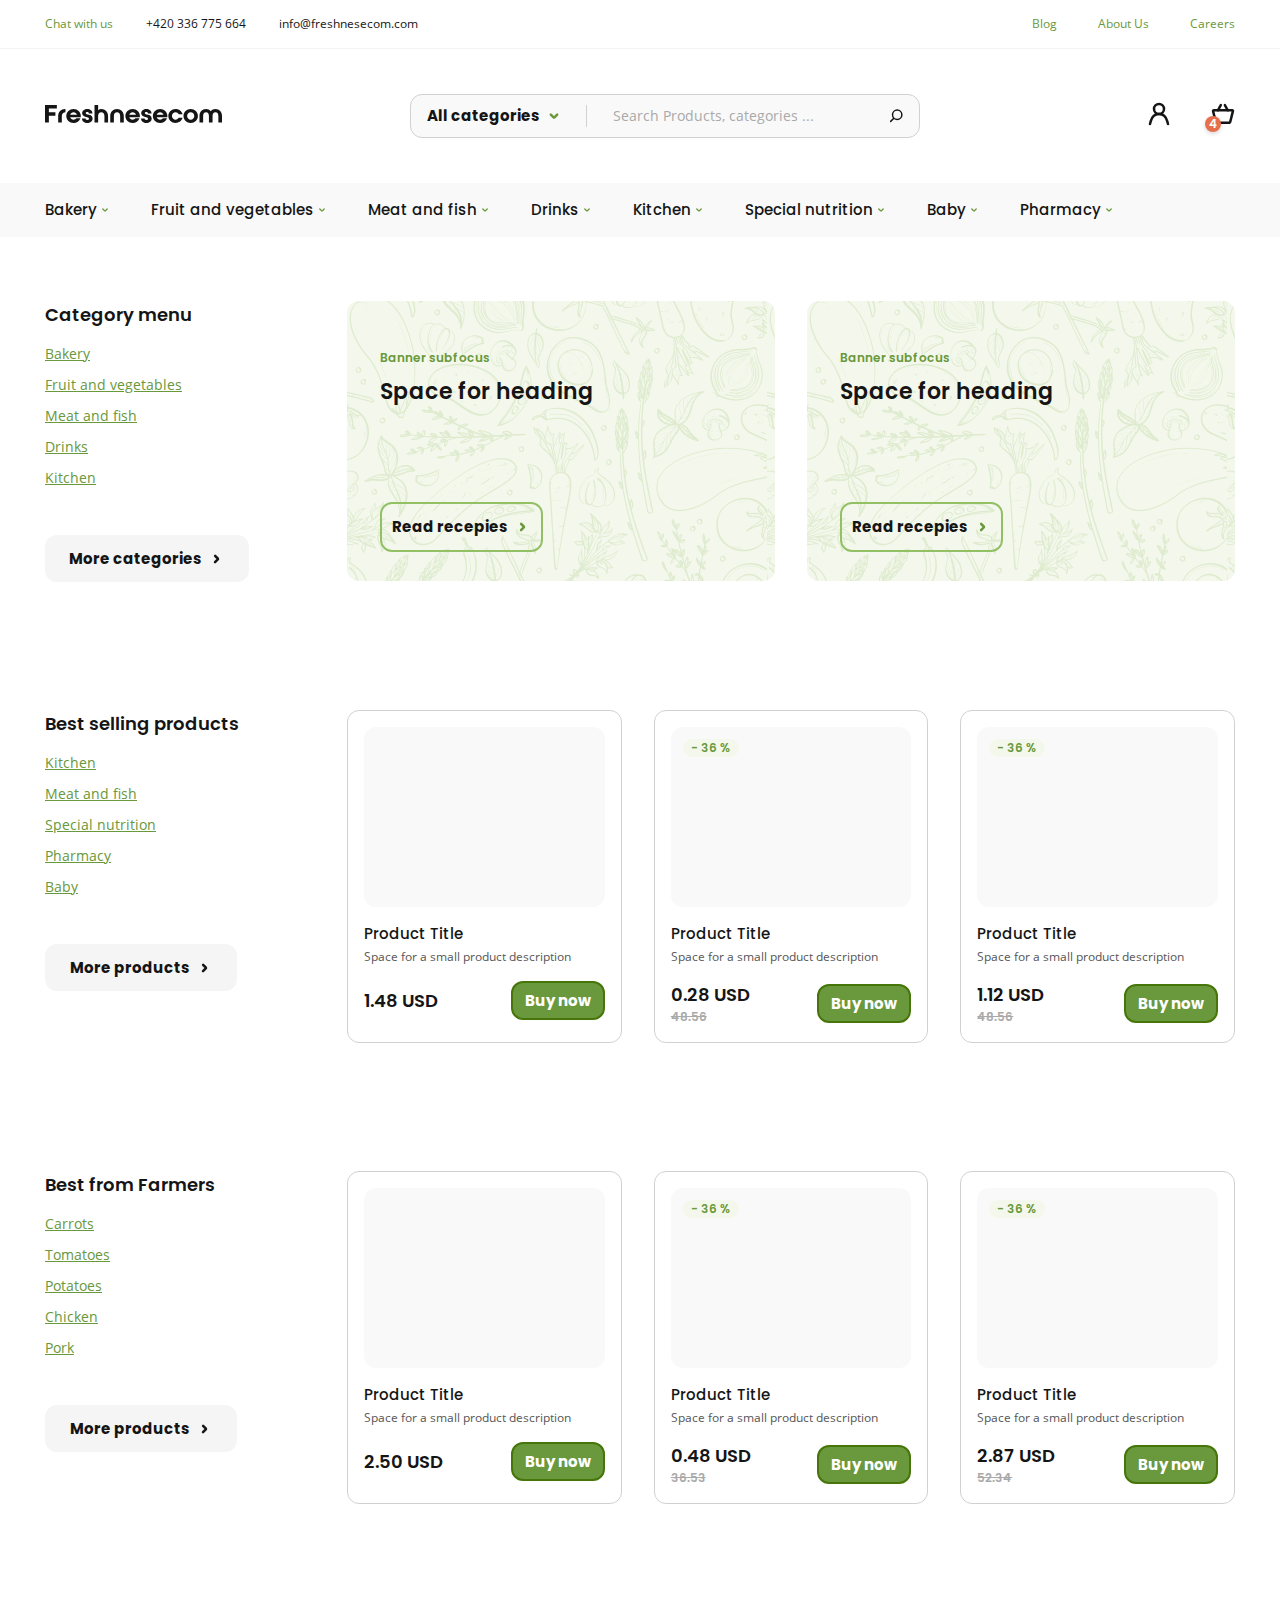
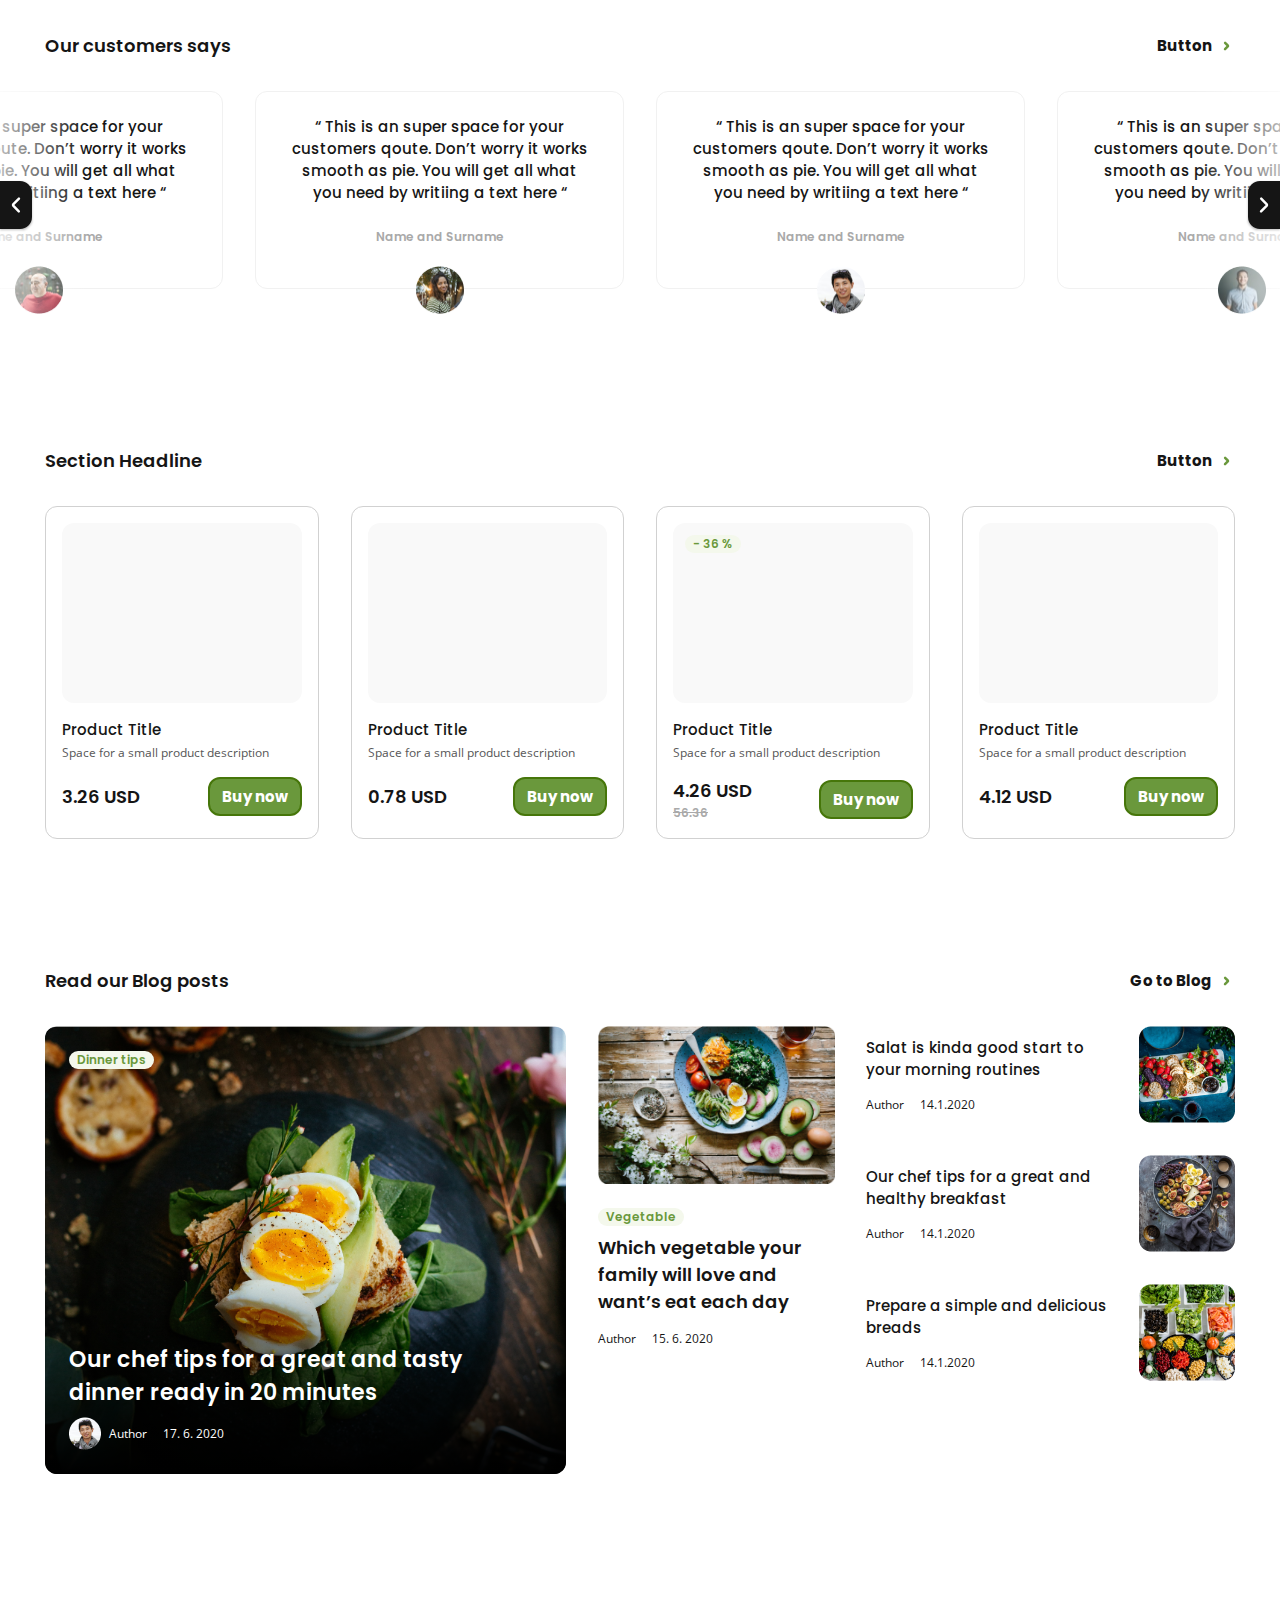
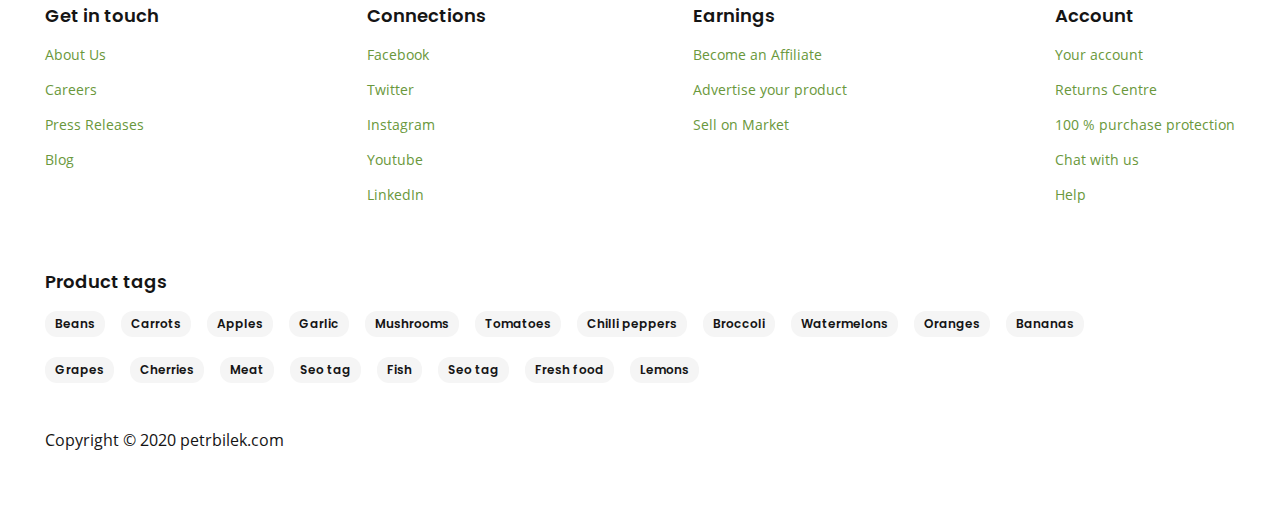
<file: index.html>
<!DOCTYPE html>

</html lang="en">

<head>
    <meta charset="UTF-8">
    <title>Freshnesecom</title>
    <link rel="stylesheet" href="fonts.css">
    <link rel="stylesheet" href="style.css">
    <link rel="shortcut icon" href="icons/favicon.png" type="image/x-icon">
</head>

<body>
    <header class="small-header container row">
        <div class="left row">
            <a href="#" class="chat">Chat with us</a>
            <p class="info">+420 336 775 664</p>
            <p class="info">info@freshnesecom.com</p>
        </div>
        <div class="right">
            <a href="blog.html" class="menu-item">Blog</a>
            <a href="#" class="menu-item">About Us</a>
            <a href="#" class="menu-item">Careers</a>
        </div>
    </header>

    <header class="big-header container row">
        <div class="logo-container">
            <img src="img/logo.svg" alt="logo">
        </div>
        <div class="search row">
            <div class="select row">
                <p class="select-category">All categories</p>
                <img src="icons/arrow-down-more.svg" alt="select">
            </div>
            <input type="text" class="search-input" placeholder="Search Products, categories ...">
            <img src="icons/search-icon.svg" alt="search icon" class="search-icon" draggable="false">
        </div>
        <div class="user-panel row">
            <div class="user-icon">
                <img src="icons/user-icon.svg" alt="user icon">
            </div>
            <div class="cart">
                <div class="cart-value">4</div>
                <img src="icons/cart-icon.svg" alt="cart">
            </div>
        </div>
    </header>

    <nav class="main-nav container row">
        <div class="menu-item row">
            <a href="bakery.html">Bakery</a>
            <img src="icons/arrow-small-down.svg" alt="arrow" width="12" height="12">
        </div>
        <div class="menu-item row">
            <a href="fruit-and-vegetables.html">Fruit and vegetables</a>
            <img src="icons/arrow-small-down.svg" alt="arrow" width="12" height="12">
        </div>
        <div class="menu-item row">
            <a href="meat-and-fish.html">Meat and fish</a>
            <img src="icons/arrow-small-down.svg" alt="arrow" width="12" height="12">
        </div>
        <div class="menu-item row">
            <a href="drinks.html">Drinks</a>
            <img src="icons/arrow-small-down.svg" alt="arrow" width="12" height="12">
        </div>
        <div class="menu-item row">
            <a href="kitchen.html">Kitchen</a>
            <img src="icons/arrow-small-down.svg" alt="arrow" width="12" height="12">
        </div>
        <div class="menu-item row">
            <a href="special-nutrition.html">Special nutrition</a>
            <img src="icons/arrow-small-down.svg" alt="arrow" width="12" height="12">
        </div>
        <div class="menu-item row">
            <a href="baby.html">Baby</a>
            <img src="icons/arrow-small-down.svg" alt="arrow" width="12" height="12">
        </div>
        <div class="menu-item row">
            <a href="pharmacy.html">Pharmacy</a>
            <img src="icons/arrow-small-down.svg" alt="arrow" width="12" height="12">
        </div>
    </nav>

    <main>

        <section class="category-menu container row">
            <div class="column menu">
                <p class="title">Category menu</p>
                <ul>
                    <li><a href="#" class="category-item">Bakery</a></li>
                    <li><a href="#" class="category-item">Fruit and vegetables</a></li>
                    <li><a href="#" class="category-item">Meat and fish</a></li>
                    <li><a href="#" class="category-item">Drinks</a></li>
                    <li><a href="#" class="category-item">Kitchen</a></li>
                    <div class="more-btn row">
                        <a href="#">More categories</a>
                        <img src="icons/arrow-black-right.svg" alt="arrow icon">
                    </div>
                </ul>
            </div>
            <div class="green-card-row row">
                <div class="column card card-1">
                    <div class="card-content">
                        <p class="subfocus">Banner subfocus</p>
                        <h2 class="card-title">Space for heading</h2>
                        <div class="recepies-btn bottom row">
                            <a href="#">Read recepies</a>
                            <img src="icons/arrow-green-right.svg" alt="arrow icon">
                        </div>
                    </div>
                </div>
                <div class="column card card-2">
                    <div class="card-content">
                        <p class="subfocus">Banner subfocus</p>
                        <h2 class="card-title">Space for heading</h2>
                        <div class="recepies-btn bottom row">
                            <a href="#">Read recepies</a>
                            <img src="icons/arrow-green-right.svg" alt="arrow icon">
                        </div>
                    </div>
                </div>
            </div>
        </section>

        <section class="category-menu container row">
            <div class="column menu">
                <p class="title">Best selling products</p>
                <ul>
                    <li><a href="#" class="category-item">Kitchen</a></li>
                    <li><a href="#" class="category-item">Meat and fish</a></li>
                    <li><a href="#" class="category-item">Special nutrition</a></li>
                    <li><a href="#" class="category-item">Pharmacy</a></li>
                    <li><a href="#" class="category-item">Baby</a></li>
                    <div class="more-btn products-btn row">
                        <a href="#">More products</a>
                        <img src="icons/arrow-black-right.svg" alt="arrow icon">
                    </div>
                </ul>
            </div>
            <div class="column product-card product-card-1">
                <div class="img-sub"></div>
                <p class="product-title">Product Title</p>
                <p class="description">Space for a small product description</p>
                <div class="price-row row">
                    <div class="column">
                        <p class="price">1.48 USD</p>
                    </div>
                    <div><a href="checkout.html" data-id="1" class="buy-now-btn green-btn">Buy now</a></div>
                </div>
            </div>
            <div class="column product-card product-card-2">
                <div class="img-sub">
                    <p class="discount">- 36 %</p>
                </div>
                <p class="product-title">Product Title</p>
                <p class="description">Space for a small product description</p>
                <div class="price-row row">
                    <div class="column">
                        <p class="price">0.28 USD</p>
                        <p class="old-price">48.56</p>
                    </div>
                    <div><a href="checkout.html" data-id="2" class="buy-now-btn green-btn">Buy now</a></div>
                </div>
            </div>
            <div class="column product-card product-card-3">
                <div class="img-sub">
                    <p class="discount">- 36 %</p>
                </div>
                <p class="product-title">Product Title</p>
                <p class="description">Space for a small product description</p>
                <div class="price-row row">
                    <div class="column">
                        <p class="price">1.12 USD</p>
                        <p class="old-price">48.56</p>
                    </div>
                    <div>
                        <a href="checkout.html" data-id="3" class="buy-now-btn green-btn">Buy now</a>
                    </div>
                </div>
            </div>
        </section>

        <section class="category-menu container row">
            <div class="column menu">
                <p class="title">Best from Farmers</p>
                <ul>
                    <li><a href="#" class="category-item">Carrots</a></li>
                    <li><a href="#" class="category-item">Tomatoes</a></li>
                    <li><a href="#" class="category-item">Potatoes</a></li>
                    <li><a href="#" class="category-item">Chicken</a></li>
                    <li><a href="#" class="category-item">Pork</a></li>
                    <div class="more-btn products-btn row">
                        <a href="#">More products</a>
                        <img src="icons/arrow-black-right.svg" alt="arrow icon">
                    </div>
                </ul>
            </div>
            <div class="column product-card product-card-1">
                <div class="img-sub"></div>
                <p class="product-title">Product Title</p>
                <p class="description">Space for a small product description</p>
                <div class="price-row row">
                    <div class="column">
                        <p class="price">2.50 USD</p>
                    </div>
                    <div><a href="checkout.html" data-id="4" class="buy-now-btn green-btn">Buy now</a></div>
                </div>
            </div>
            <div class="column product-card product-card-2">
                <div class="img-sub">
                    <p class="discount">- 36 %</p>
                </div>
                <p class="product-title">Product Title</p>
                <p class="description">Space for a small product description</p>
                <div class="price-row row">
                    <div class="column">
                        <p class="price">0.48 USD</p>
                        <p class="old-price">36.53</p>
                    </div>
                    <div><a href="checkout.html" data-id="5" class="buy-now-btn green-btn">Buy now</a></div>
                </div>
            </div>
            <div class="column product-card product-card-3">
                <div class="img-sub">
                    <p class="discount">- 36 %</p>
                </div>
                <p class="product-title">Product Title</p>
                <p class="description">Space for a small product description</p>
                <div class="price-row row">
                    <div class="column">
                        <p class="price">2.87 USD</p>
                        <p class="old-price">52.34</p>
                    </div>
                    <div>
                        <a href="checkout.html" data-id="6" class="buy-now-btn green-btn">Buy now</a>
                    </div>
                </div>
            </div>
        </section>

        <section class="comment-section">
            <div class="section-title-row container row">
                <p class="section-title title">Our customers says</p>
                <div class="section-btn button-right row">
                    <a href="#">Button</a>
                    <img src="icons/arrow-green-right.svg" alt="icon">
                </div>
            </div>
            <div class="comment-row row">
                <div class="left-gradient gradient"></div>
                <div class="right-gradient gradient"></div>
                <div class="arrow-left flip">
                    <img src="icons/flip-left.svg" alt="left">
                </div>

                <div class="comment-card column">
                    <p class="comment-text">
                        “ This is an super space for your customers qoute. Don’t worry it works smooth as pie. You will
                        get all what you need by writiing a text here “
                    </p>
                    <p class="comment-name">Name and Surname</p>
                    <div class="img-container row"><img src="img/comment-avatar-1.png" alt="comment avatar"
                            class="comment-avatar" width="48" height="48"></div>
                </div>

                <div class="comment-card column">
                    <p class="comment-text">
                        “ This is an super space for your customers qoute. Don’t worry it works smooth as pie. You will
                        get all what you need by writiing a text here “
                    </p>
                    <p class="comment-name">Name and Surname</p>
                    <div class="img-container row"><img src="img/comment-avatar-2.png" alt="comment avatar"
                            class="comment-avatar" width="48" height="48"></div>
                </div>

                <div class="comment-card column">
                    <p class="comment-text">
                        “ This is an super space for your customers qoute. Don’t worry it works smooth as pie. You will
                        get all what you need by writiing a text here “
                    </p>
                    <p class="comment-name">Name and Surname</p>
                    <div class="img-container row"><img src="img/comment-avatar-3.png" alt="comment avatar"
                            class="comment-avatar" width="48" height="48"></div>
                </div>

                <div class="comment-card column">
                    <p class="comment-text">
                        “ This is an super space for your customers qoute. Don’t worry it works smooth as pie. You will
                        get all what you need by writiing a text here “
                    </p>
                    <p class="comment-name">Name and Surname</p>
                    <div class="img-container row"><img src="img/comment-avatar-4.png" alt="comment avatar"
                            class="comment-avatar" width="48" height="48"></div>
                </div>

                <div class="arrow-right flip">
                    <img src="icons/flip-right.svg" alt="right">
                </div>
            </div>
        </section>

        <section class="products-section container">
            <div class="section-title-row row">
                <p class="section-title title">Section Headline</p>
                <div class="section-btn button-right row">
                    <a href="#">Button</a>
                    <img src="icons/arrow-green-right.svg" alt="icon">
                </div>
            </div>
            <div class="products-row row">
                <div class="column product-card product-card-2">
                    <div class="img-sub">
                    </div>
                    <p class="product-title">Product Title</p>
                    <p class="description">Space for a small product description</p>
                    <div class="price-row row">
                        <div class="column">
                            <p class="price">3.26 USD</p>
                        </div>
                        <div><a href="checkout.html" data-id="7" class="buy-now-btn green-btn">Buy now</a></div>
                    </div>
                </div>

                <div class="column product-card product-card-2">
                    <div class="img-sub">
                    </div>
                    <p class="product-title">Product Title</p>
                    <p class="description">Space for a small product description</p>
                    <div class="price-row row">
                        <div class="column">
                            <p class="price">0.78 USD</p>
                        </div>
                        <div><a href="checkout.html" data-id="8" class="buy-now-btn green-btn">Buy now</a></div>
                    </div>
                </div>

                <div class="column product-card product-card-2">
                    <div class="img-sub">
                        <p class="discount">- 36 %</p>
                    </div>
                    <p class="product-title">Product Title</p>
                    <p class="description">Space for a small product description</p>
                    <div class="price-row row">
                        <div class="column">
                            <p class="price">4.26 USD</p>
                            <p class="old-price">56.36</p>
                        </div>
                        <div><a href="checkout.html" data-id="9" class="buy-now-btn green-btn">Buy now</a></div>
                    </div>
                </div>

                <div class="column product-card product-card-2">
                    <div class="img-sub">
                    </div>
                    <p class="product-title">Product Title</p>
                    <p class="description">Space for a small product description</p>
                    <div class="price-row row">
                        <div class="column">
                            <p class="price">4.12 USD</p>
                        </div>
                        <div><a href="checkout.html" data-id="10" class="buy-now-btn green-btn">Buy now</a></div>
                    </div>
                </div>
            </div>
        </section>

        <section class="blog-post-section container">
            <div class="section-title-row row">
                <p class="section-title title">Read our Blog posts</p>
                <div class="section-btn button-right row">
                    <a href="blog.html">Go to Blog</a>
                    <img src="icons/arrow-green-right.svg" alt="icon">
                </div>
            </div>
            <div class="posts-row row">
                <div class="big-blog-card column">
                    <div class="top">
                        <p class="tag">Dinner tips</p>
                    </div>
                    <div class="bottom">
                        <h2 class="post-title">Our chef tips for a great and tasty dinner ready in 20 minutes</h2>
                        <div class="author-row row">
                            <img src="img/blog-avatar-author.png" alt="author avatar">
                            <p class="author-name">Author</p>
                            <p class="date">17. 6. 2020</p>
                        </div>
                    </div>
                    <div class="gradient"></div>

                </div>

                <div class="medium-blog-card column">
                    <img src="img/blog-img-2.png" alt="" width="269" height="180">
                    <div>
                        <p class="tag">Vegetable</p>
                    </div>
                    <h3 class="post-title">Which vegetable your family will love and want’s eat each day</h3>
                    <div class="author-row row">
                        <p class="author-name">Author</p>
                        <p class="date">15. 6. 2020</p>
                    </div>
                </div>

                <div class="column-3 column">
                    <div class="row info-row">
                        <div class="column info-column">
                            <h3 class="post-title">Salat is kinda good start to your morning routines</h3>
                            <div class="author-row row">
                                <p class="author-name">Author</p>
                                <p class="date">14.1.2020</p>
                            </div>
                        </div>
                        <div class="column">
                            <img src="img/blog-img-3.png" alt="">
                        </div>
                    </div>
                    <div class="row info-row">
                        <div class="column info-column">
                            <h3 class="post-title">Our chef tips for a great and healthy breakfast</h3>
                            <div class="author-row row">
                                <p class="author-name">Author</p>
                                <p class="date">14.1.2020</p>
                            </div>
                        </div>
                        <div class="column">
                            <img src="img/blog-img-4.png" alt="">
                        </div>
                    </div>
                    <div class="row info-row">
                        <div class="column info-column">
                            <h3 class="post-title">Prepare a simple and delicious breads</h3>
                            <div class="author-row row">
                                <p class="author-name">Author</p>
                                <p class="date">14.1.2020</p>
                            </div>
                        </div>
                        <div class="column">
                            <img src="img/blog-img-5.png" alt="">
                        </div>
                    </div>
                </div>
            </div>
        </section>

    </main>

    <footer>
        <section class="links-section row">
            <div class="column">
                <p class="title">Get in touch</p>
                <ul>
                    <li><a href="#" class="link">About Us</a></li>
                    <li><a href="#" class="link">Careers</a></li>
                    <li><a href="#" class="link">Press Releases</a></li>
                    <li><a href="blog.html" class="link">Blog</a></li>
                </ul>
            </div>
            <div class="column">
                <p class="title">Connections</p>
                <ul>
                    <li><a href="#" class="link">Facebook</a></li>
                    <li><a href="#" class="link">Twitter</a></li>
                    <li><a href="#" class="link">Instagram</a></li>
                    <li><a href="#" class="link">Youtube</a></li>
                    <li><a href="#" class="link">LinkedIn</a></li>
                </ul>
            </div>
            <div class="column">
                <p class="title">Earnings</p>
                <ul>
                    <li><a href="#" class="link">Become an Affiliate</a></li>
                    <li><a href="#" class="link">Advertise your product</a></li>
                    <li><a href="#" class="link">Sell on Market</a></li>
                </ul>
            </div>
            <div class="column">
                <p class="title">Account</p>
                <ul>
                    <li><a href="#" class="link">Your account</a></li>
                    <li><a href="#" class="link">Returns Centre</a></li>
                    <li><a href="#" class="link">100 % purchase protection</a></li>
                    <li><a href="#" class="link">Chat with us</a></li>
                    <li><a href="#" class="link">Help</a></li>
                </ul>
            </div>
        </section>

        <section class="tags-section">
            <p class="tags-title">Product tags</p>
            <div class="tags-list row">
                <p class="tag">Beans</p>
                <p class="tag">Carrots</p>
                <p class="tag">Apples</p>
                <p class="tag">Garlic</p>
                <p class="tag">Mushrooms</p>
                <p class="tag">Tomatoes</p>
                <p class="tag">Chilli peppers</p>
                <p class="tag">Broccoli</p>
                <p class="tag">Watermelons</p>
                <p class="tag">Oranges</p>
                <p class="tag">Bananas</p>
                <p class="tag">Grapes</p>
                <p class="tag">Cherries</p>
                <p class="tag">Meat</p>
                <p class="tag">Seo tag</p>
                <p class="tag">Fish</p>
                <p class="tag">Seo tag</p>
                <p class="tag">Fresh food</p>
                <p class="tag">Lemons</p>
            </div>
        </section>

        <div class="copyright">
            <p>Copyright © 2020 petrbilek.com</p>
        </div>
    </footer>
</body>
</file>
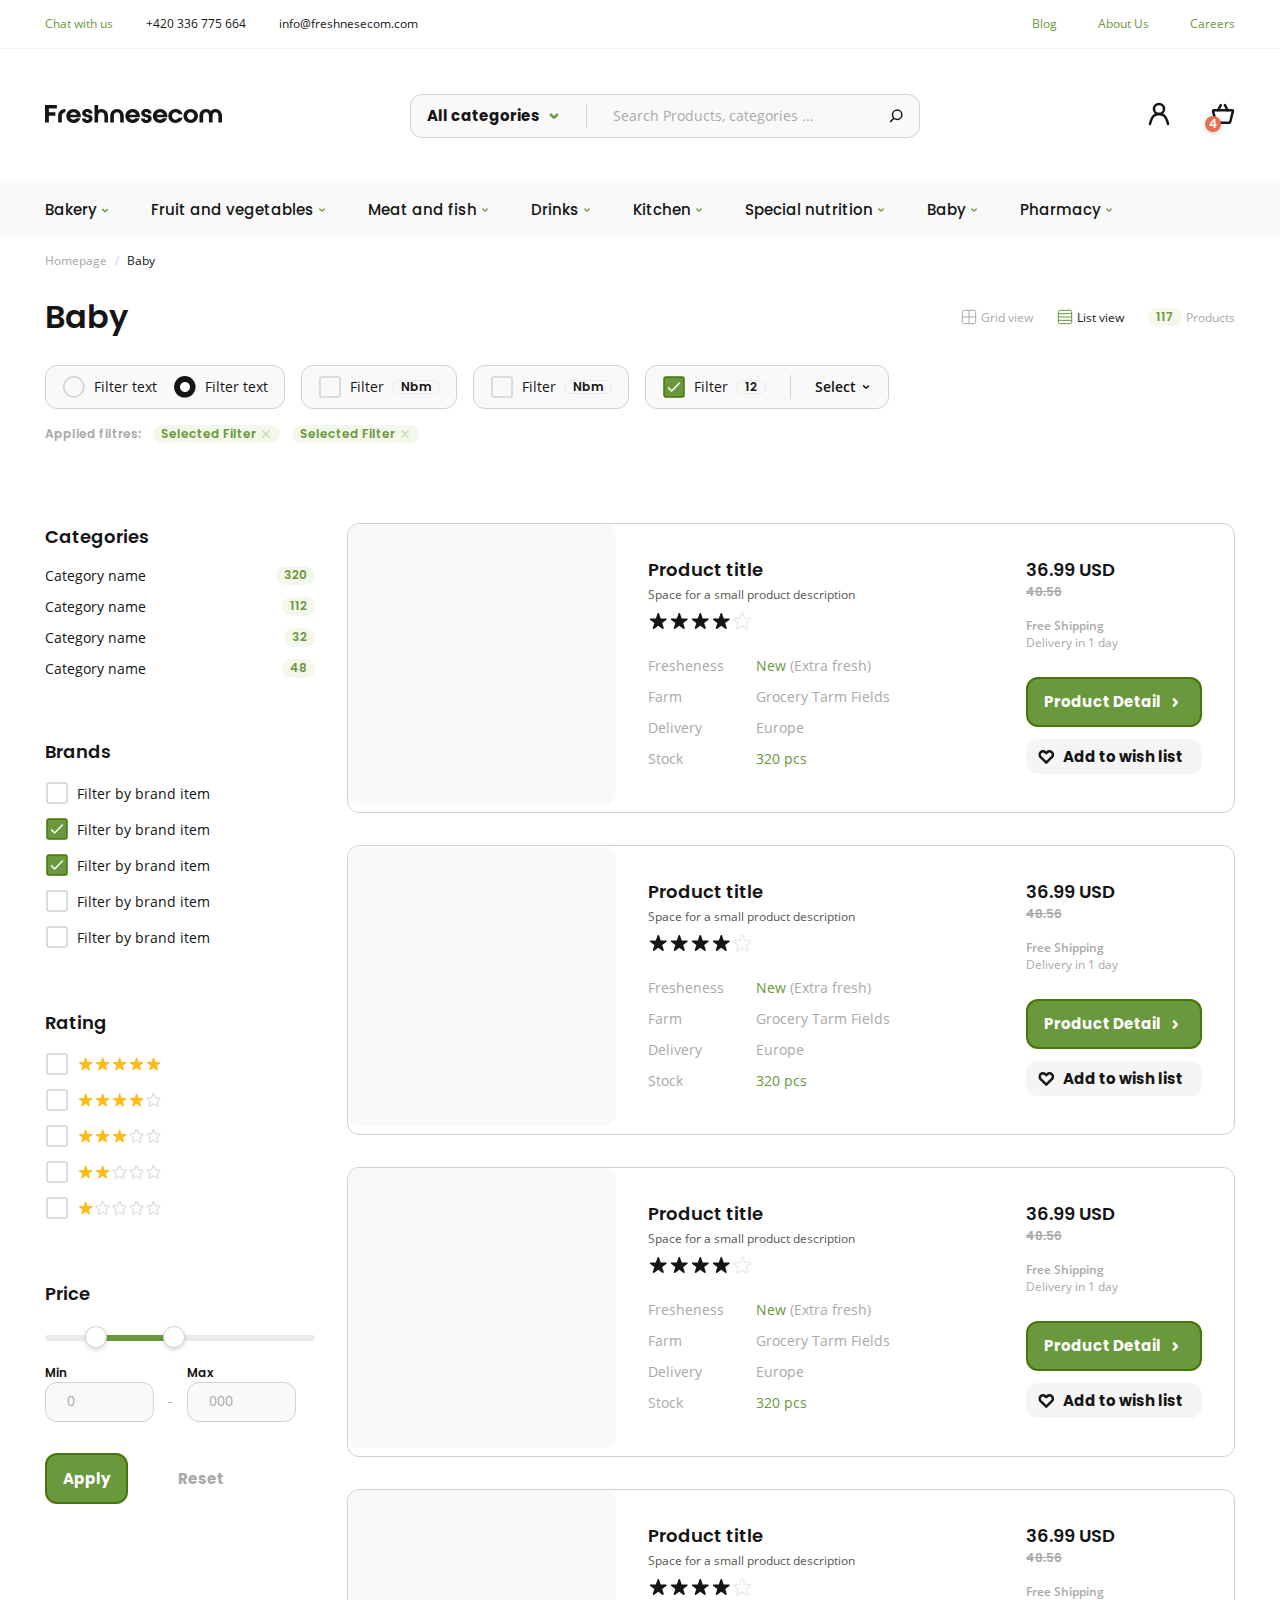
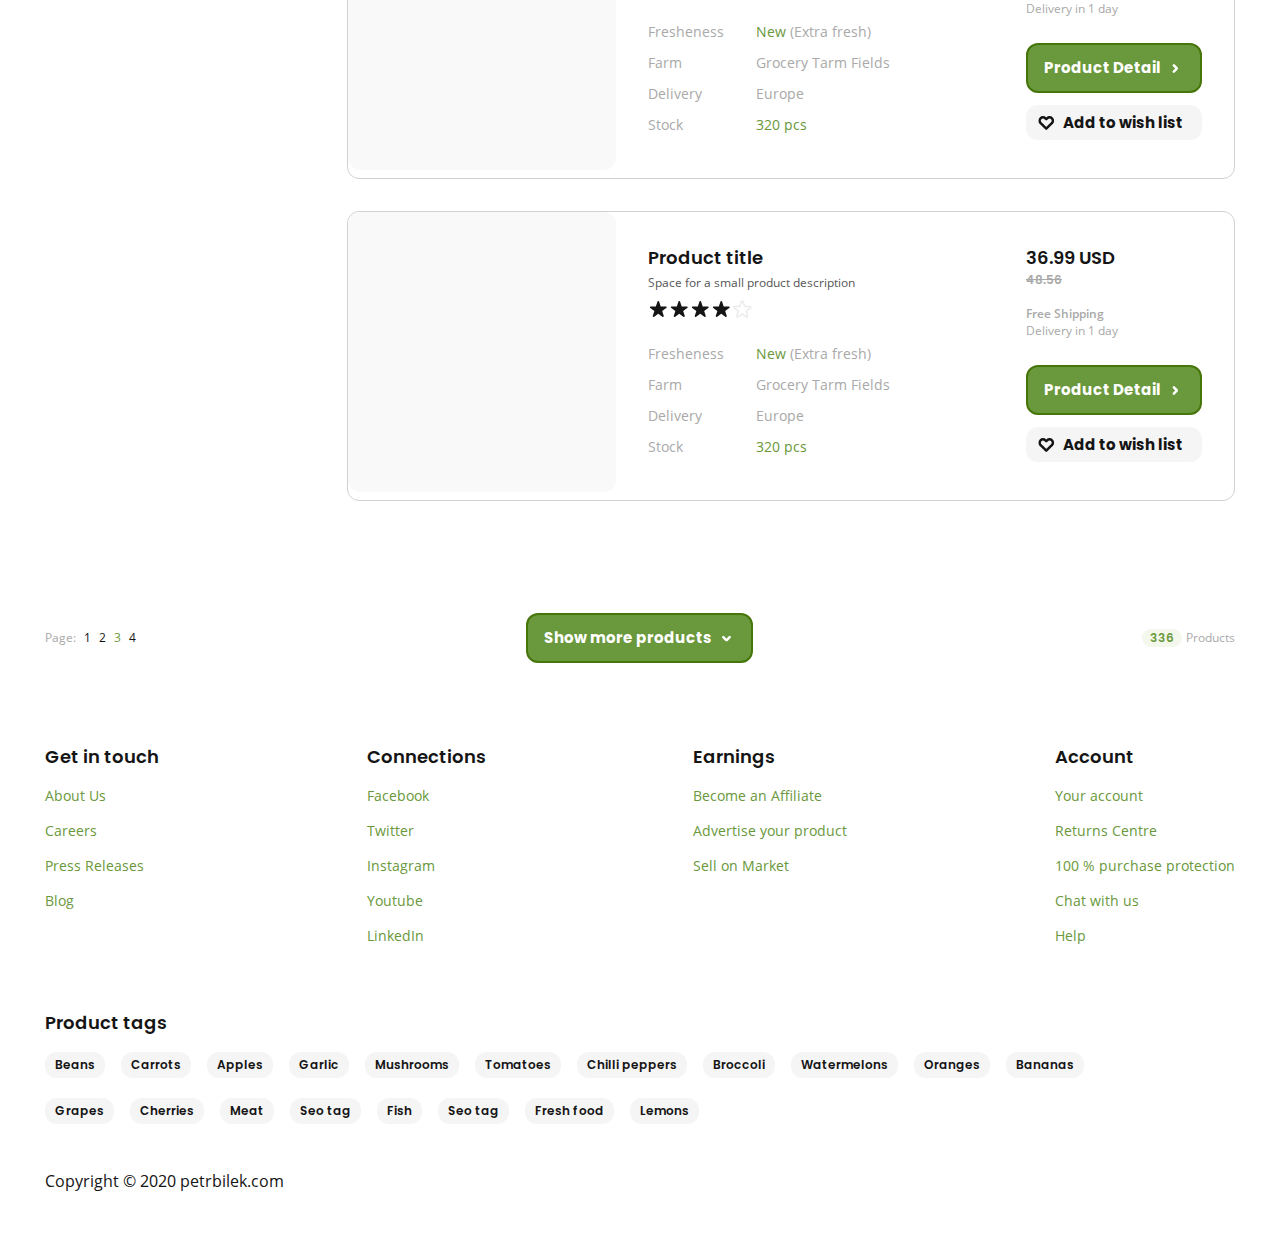
<file: baby.html>
<!DOCTYPE html>

</html lang="en">

<head>
    <meta charset="UTF-8">
    <title>Baby</title>
    <link rel="stylesheet" href="fonts.css">
    <link rel="stylesheet" href="style.css">
</head>

<body>
    <header class="small-header container row">
        <div class="left row">
            <a href="#" class="chat">Chat with us</a>
            <p class="info">+420 336 775 664</p>
            <p class="info">info@freshnesecom.com</p>
        </div>
        <div class="right">
            <a href="blog.html" class="menu-item">Blog</a>
            <a href="#" class="menu-item">About Us</a>
            <a href="#" class="menu-item">Careers</a>
        </div>
    </header>

    <header class="big-header container row">
        <div class="logo-container">
            <a href="index.html"><img src="img/logo.svg" alt="logo"></a>
        </div>
        <div class="search row">
            <div class="select row">
                <p class="select-category">All categories</p>
                <img src="icons/arrow-down-more.svg" alt="select">
            </div>
            <input type="text" class="search-input" placeholder="Search Products, categories ...">
            <img src="icons/search-icon.svg" alt="search icon" class="search-icon" draggable="false">
        </div>
        <div class="user-panel row">
            <div class="user-icon">
                <img src="icons/user-icon.svg" alt="user icon">
            </div>
            <div class="cart">
                <div class="cart-value">4</div>
                <img src="icons/cart-icon.svg" alt="cart">
            </div>
        </div>
    </header>

    <nav class="main-nav container row">
        <div class="menu-item row">
            <a href="bakery.html">Bakery</a>
            <img src="icons/arrow-small-down.svg" alt="arrow">
        </div>
        <div class="menu-item row">
            <a href="fruit-and-vegetables.html">Fruit and vegetables</a>
            <img src="icons/arrow-small-down.svg" alt="arrow" width="12" height="12">
        </div>
        <div class="menu-item row">
            <a href="meat-and-fish.html">Meat and fish</a>
            <img src="icons/arrow-small-down.svg" alt="arrow" width="12" height="12">
        </div>
        <div class="menu-item row">
            <a href="drinks.html">Drinks</a>
            <img src="icons/arrow-small-down.svg" alt="arrow" width="12" height="12">
        </div>
        <div class="menu-item row">
            <a href="kitchen.html">Kitchen</a>
            <img src="icons/arrow-small-down.svg" alt="arrow" width="12" height="12">
        </div>
        <div class="menu-item row">
            <a href="special-nutrition.html">Special nutrition</a>
            <img src="icons/arrow-small-down.svg" alt="arrow" width="12" height="12">
        </div>
        <div class="menu-item row">
            <a href="baby.html">Baby</a>
            <img src="icons/arrow-small-down.svg" alt="arrow" width="12" height="12">
        </div>
        <div class="menu-item row">
            <a href="pharmacy.html">Pharmacy</a>
            <img src="icons/arrow-small-down.svg" alt="arrow" width="12" height="12">
        </div>
    </nav>

    <main>
        <section class="path-section container row">
            <a href="index.html" class="home">Homepage</a>
            <p class="slash">/</p>
            <p class="sel-cat">Baby</p>
        </section>

        <section class="title-nav container row">
            <div>
                <h1 class="title">Baby</h1>
            </div>
            <div class="right-row row">
                <div class="row">
                    <label class="block view row">
                        <input type="radio" name="list" />
                        <div class="grid-view"></div>
                        <p class="view-text">Grid view</p>
                    </label>
                    <label class="block view row">
                        <input type="radio" name="list" checked />
                        <div class="list-view"></div>
                        <p class="view-text">List view</p>
                    </label>
                </div>
                <div class="block row">
                    <div class="green-tag">117</div>
                    <p>Products</p>
                </div>
            </div>
        </section>

        <section class="main-filtres container">
            <div class="row">
                <div class="row filter-block">
                    <label class="label-radio row">
                        <input type="radio" name="filter-text" />
                        <div class="radio-icon"></div>
                        <p class="radio-name">Filter text</p>
                    </label>
                    <label class="label-radio row">
                        <input type="radio" name="filter-text" checked />
                        <div class="radio-icon"></div>
                        <p class="radio-name">Filter text</p>
                    </label>
                </div>

                <div class="row filter-block">
                    <label class="check-filter row">
                        <input type="checkbox" name="check-filter" />
                        <div class="check-icon"></div>
                        <p class="check-name">Filter</p>
                    </label>
                    <label class="nbm-filter row">
                        <input type="checkbox" name="check-filter" />
                        <p class="tag-name">Nbm</p>
                    </label>
                </div>

                <div class="row filter-block">
                    <label class="check-filter row">
                        <input type="checkbox" name="check-filter" />
                        <div class="check-icon"></div>
                        <p class="check-name">Filter</p>
                    </label>
                    <label class="nbm-filter row">
                        <input type="checkbox" name="check-filter" />
                        <p class="tag-name">Nbm</p>
                    </label>
                </div>

                <div class="row filter-block">
                    <div class="left row">
                        <label class="check-filter row">
                            <input type="checkbox" name="check-filter" checked />
                            <div class="check-icon"></div>
                            <p class="check-name">Filter</p>
                        </label>
                        <label class="nbm-filter row">
                            <input type="checkbox" name="check-filter" />
                            <p class="tag-name">12</p>
                        </label>
                    </div>
                    <div class="select-block right row">
                        <p>Select</p>
                        <img src="icons/select-icon.svg" alt="">
                    </div>
                </div>

            </div>
            <div class="tags-row row">
                <p class="caption">Applied filtres:</p>
                <label class="label-tag row">
                    <input type="checkbox" name="check-tag" />
                    <p class="tag-name">Selected Filter</p>
                    <div class="cross-icon"></div>
                </label>
                <label class="label-tag row">
                    <input type="checkbox" name="check-tag" />
                    <p class="tag-name">Selected Filter</p>
                    <div class="cross-icon"></div>
                </label>
            </div>
        </section>

        <section class="main-prod-section row">
            <div class="product-filters column">
                <div class="filters-column categories column">
                    <h2 class="filter-title">Categories</h2>
                    <div class="cat-name row">
                        <p class="name">Category name</p>
                        <p class="value green-tag">320</p>
                    </div>
                    <div class="cat-name row">
                        <p class="name">Category name</p>
                        <p class="value green-tag">112</p>
                    </div>
                    <div class="cat-name row">
                        <p class="name">Category name</p>
                        <p class="value green-tag">32</p>
                    </div>
                    <div class="cat-name row">
                        <p class="name">Category name</p>
                        <p class="value green-tag">48</p>
                    </div>
                </div>

                <div class="filters-column brands column">
                    <h2 class="filter-title">Brands</h2>
                    <label class="check-filter row">
                        <input type="checkbox" name="check-filter" />
                        <div class="check-icon"></div>
                        <p class="check-name">Filter by brand item</p>
                    </label>
                    <label class="check-filter row">
                        <input type="checkbox" name="check-filter" checked />
                        <div class="check-icon"></div>
                        <p class="check-name">Filter by brand item</p>
                    </label>
                    <label class="check-filter row">
                        <input type="checkbox" name="check-filter" checked />
                        <div class="check-icon"></div>
                        <p class="check-name">Filter by brand item</p>
                    </label>
                    <label class="check-filter row">
                        <input type="checkbox" name="check-filter" />
                        <div class="check-icon"></div>
                        <p class="check-name">Filter by brand item</p>
                    </label>
                    <label class="check-filter row">
                        <input type="checkbox" name="check-filter" />
                        <div class="check-icon"></div>
                        <p class="check-name">Filter by brand item</p>
                    </label>
                </div>

                <div class="filters-column rating column">
                    <h2 class="filter-title">Rating</h2>
                    <label class="check-filter row">
                        <input type="checkbox" name="check-filter" />
                        <div class="check-icon"></div>
                        <div class="stars row">
                            <img src="icons/star-yellow.svg" alt="star" class="star">
                            <img src="icons/star-yellow.svg" alt="star" class="star">
                            <img src="icons/star-yellow.svg" alt="star" class="star">
                            <img src="icons/star-yellow.svg" alt="star" class="star">
                            <img src="icons/star-yellow.svg" alt="star" class="star">
                        </div>
                    </label>
                    <label class="check-filter row">
                        <input type="checkbox" name="check-filter" />
                        <div class="check-icon"></div>
                        <div class="stars row">
                            <img src="icons/star-yellow.svg" alt="star" class="star">
                            <img src="icons/star-yellow.svg" alt="star" class="star">
                            <img src="icons/star-yellow.svg" alt="star" class="star">
                            <img src="icons/star-yellow.svg" alt="star" class="star">
                            <img src="icons/star-transparent.svg" alt="star" class="star">
                        </div>
                    </label>
                    <label class="check-filter row">
                        <input type="checkbox" name="check-filter" />
                        <div class="check-icon"></div>
                        <div class="stars row">
                            <img src="icons/star-yellow.svg" alt="star" class="star">
                            <img src="icons/star-yellow.svg" alt="star" class="star">
                            <img src="icons/star-yellow.svg" alt="star" class="star">
                            <img src="icons/star-transparent.svg" alt="star" class="star">
                            <img src="icons/star-transparent.svg" alt="star" class="star">
                        </div>
                    </label>
                    <label class="check-filter row">
                        <input type="checkbox" name="check-filter" />
                        <div class="check-icon"></div>
                        <div class="stars row">
                            <img src="icons/star-yellow.svg" alt="star" class="star">
                            <img src="icons/star-yellow.svg" alt="star" class="star">
                            <img src="icons/star-transparent.svg" alt="star" class="star">
                            <img src="icons/star-transparent.svg" alt="star" class="star">
                            <img src="icons/star-transparent.svg" alt="star" class="star">
                        </div>
                    </label>
                    <label class="check-filter row">
                        <input type="checkbox" name="check-filter" />
                        <div class="check-icon"></div>
                        <div class="stars row">
                            <img src="icons/star-yellow.svg" alt="star" class="star">
                            <img src="icons/star-transparent.svg" alt="star" class="star">
                            <img src="icons/star-transparent.svg" alt="star" class="star">
                            <img src="icons/star-transparent.svg" alt="star" class="star">
                            <img src="icons/star-transparent.svg" alt="star" class="star">
                        </div>
                    </label>
                </div>

                <div class="filters-column price column">
                    <h2 class="filter-title">Price</h2>
                    <div class="slider row">
                        <div class="line"></div>
                        <div class="line"></div>
                        <div class="line"></div>
                        <div class="circle"></div>
                        <div class="circle"></div>
                    </div>
                    <div class="minmax row">
                        <div class="from column">
                            <p>Min</p>
                            <input type="text" name="price" placeholder="0">
                        </div>
                        <div class="hyphen column">-</div>
                        <div class="to column">
                            <p>Max</p>
                            <input type="text" name="price" placeholder="000">
                        </div>
                    </div>
                    <div class="button-row">
                        <a href="#" class="green-btn">Apply</a>
                        <a href="#" class="reset-btn">Reset</a>
                    </div>
                </div>
            </div>

            <div class="product-cards column">
                <div class="big-product-card row">
                    <div class="img-container">
                        <div class="img-sub"></div>
                    </div>
                    <div class="card-info row">
                        <div class="chara-info column">
                            <h3 class="product-name">Product title</h3>
                            <p class="description">Space for a small product description</p>
                            <div class="rating row">
                                <img src="icons/star-black.svg" alt="star">
                                <img src="icons/star-black.svg" alt="star">
                                <img src="icons/star-black.svg" alt="star">
                                <img src="icons/star-black.svg" alt="star">
                                <img src="icons/star-black-transparent.svg" alt="star">
                            </div>
                            <div class="basic-info row">
                                <div class="column column-1">
                                    <p>Fresheness</p>
                                    <p>Farm</p>
                                    <p>Delivery</p>
                                    <p>Stock</p>
                                </div>
                                <div class="column">
                                    <p><span class="green">New</span> (Extra fresh)</p>
                                    <p>Grocery Tarm Fields</p>
                                    <p>Europe</p>
                                    <p class="green">320 pcs</p>
                                </div>
                            </div>
                        </div>
                        <div class="price-info column">
                            <div class="price-div">
                                <p class="price">36.99 USD</p>
                                <p class="old-price">48.56</p>
                            </div>
                            <div class="delivery-info">
                                <p class="ship-bold">Free Shipping</p>
                                <p>Delivery in 1 day</p>
                            </div>
                            <div class="buttons-div">
                                <div class="detail-btn row">
                                    <a href="#">Product Detail</a>
                                    <img src="icons/arrow-right-white.svg" alt="arrow">
                                </div>
                                <div class="wish-btn row">
                                    <img src="icons/heart-icon.svg" alt="heart">
                                    <a href="#">Add to wish list</a>
                                </div>
                            </div>
                        </div>
                    </div>
                </div>

                <div class="big-product-card row">
                    <div class="img-container">
                        <div class="img-sub"></div>
                    </div>
                    <div class="card-info row">
                        <div class="chara-info column">
                            <h3 class="product-name">Product title</h3>
                            <p class="description">Space for a small product description</p>
                            <div class="rating row">
                                <img src="icons/star-black.svg" alt="star">
                                <img src="icons/star-black.svg" alt="star">
                                <img src="icons/star-black.svg" alt="star">
                                <img src="icons/star-black.svg" alt="star">
                                <img src="icons/star-black-transparent.svg" alt="star">
                            </div>
                            <div class="basic-info row">
                                <div class="column column-1">
                                    <p>Fresheness</p>
                                    <p>Farm</p>
                                    <p>Delivery</p>
                                    <p>Stock</p>
                                </div>
                                <div class="column">
                                    <p><span class="green">New</span> (Extra fresh)</p>
                                    <p>Grocery Tarm Fields</p>
                                    <p>Europe</p>
                                    <p class="green">320 pcs</p>
                                </div>
                            </div>
                        </div>
                        <div class="price-info column">
                            <div class="price-div">
                                <p class="price">36.99 USD</p>
                                <p class="old-price">48.56</p>
                            </div>
                            <div class="delivery-info">
                                <p class="ship-bold">Free Shipping</p>
                                <p>Delivery in 1 day</p>
                            </div>
                            <div class="buttons-div">
                                <div class="detail-btn row">
                                    <a href="#">Product Detail</a>
                                    <img src="icons/arrow-right-white.svg" alt="arrow">
                                </div>
                                <div class="wish-btn row">
                                    <img src="icons/heart-icon.svg" alt="heart">
                                    <a href="#">Add to wish list</a>
                                </div>
                            </div>
                        </div>
                    </div>
                </div>

                <div class="big-product-card row">
                    <div class="img-container">
                        <div class="img-sub"></div>
                    </div>
                    <div class="card-info row">
                        <div class="chara-info column">
                            <h3 class="product-name">Product title</h3>
                            <p class="description">Space for a small product description</p>
                            <div class="rating row">
                                <img src="icons/star-black.svg" alt="star">
                                <img src="icons/star-black.svg" alt="star">
                                <img src="icons/star-black.svg" alt="star">
                                <img src="icons/star-black.svg" alt="star">
                                <img src="icons/star-black-transparent.svg" alt="star">
                            </div>
                            <div class="basic-info row">
                                <div class="column column-1">
                                    <p>Fresheness</p>
                                    <p>Farm</p>
                                    <p>Delivery</p>
                                    <p>Stock</p>
                                </div>
                                <div class="column">
                                    <p><span class="green">New</span> (Extra fresh)</p>
                                    <p>Grocery Tarm Fields</p>
                                    <p>Europe</p>
                                    <p class="green">320 pcs</p>
                                </div>
                            </div>
                        </div>
                        <div class="price-info column">
                            <div class="price-div">
                                <p class="price">36.99 USD</p>
                                <p class="old-price">48.56</p>
                            </div>
                            <div class="delivery-info">
                                <p class="ship-bold">Free Shipping</p>
                                <p>Delivery in 1 day</p>
                            </div>
                            <div class="buttons-div">
                                <div class="detail-btn row">
                                    <a href="#">Product Detail</a>
                                    <img src="icons/arrow-right-white.svg" alt="arrow">
                                </div>
                                <div class="wish-btn row">
                                    <img src="icons/heart-icon.svg" alt="heart">
                                    <a href="#">Add to wish list</a>
                                </div>
                            </div>
                        </div>
                    </div>
                </div>

                <div class="big-product-card row">
                    <div class="img-container">
                        <div class="img-sub"></div>
                    </div>
                    <div class="card-info row">
                        <div class="chara-info column">
                            <h3 class="product-name">Product title</h3>
                            <p class="description">Space for a small product description</p>
                            <div class="rating row">
                                <img src="icons/star-black.svg" alt="star">
                                <img src="icons/star-black.svg" alt="star">
                                <img src="icons/star-black.svg" alt="star">
                                <img src="icons/star-black.svg" alt="star">
                                <img src="icons/star-black-transparent.svg" alt="star">
                            </div>
                            <div class="basic-info row">
                                <div class="column column-1">
                                    <p>Fresheness</p>
                                    <p>Farm</p>
                                    <p>Delivery</p>
                                    <p>Stock</p>
                                </div>
                                <div class="column">
                                    <p><span class="green">New</span> (Extra fresh)</p>
                                    <p>Grocery Tarm Fields</p>
                                    <p>Europe</p>
                                    <p class="green">320 pcs</p>
                                </div>
                            </div>
                        </div>
                        <div class="price-info column">
                            <div class="price-div">
                                <p class="price">36.99 USD</p>
                                <p class="old-price">48.56</p>
                            </div>
                            <div class="delivery-info">
                                <p class="ship-bold">Free Shipping</p>
                                <p>Delivery in 1 day</p>
                            </div>
                            <div class="buttons-div">
                                <div class="detail-btn row">
                                    <a href="#">Product Detail</a>
                                    <img src="icons/arrow-right-white.svg" alt="arrow">
                                </div>
                                <div class="wish-btn row">
                                    <img src="icons/heart-icon.svg" alt="heart">
                                    <a href="#">Add to wish list</a>
                                </div>
                            </div>
                        </div>
                    </div>
                </div>

                <div class="big-product-card row">
                    <div class="img-container">
                        <div class="img-sub"></div>
                    </div>
                    <div class="card-info row">
                        <div class="chara-info column">
                            <h3 class="product-name">Product title</h3>
                            <p class="description">Space for a small product description</p>
                            <div class="rating row">
                                <img src="icons/star-black.svg" alt="star">
                                <img src="icons/star-black.svg" alt="star">
                                <img src="icons/star-black.svg" alt="star">
                                <img src="icons/star-black.svg" alt="star">
                                <img src="icons/star-black-transparent.svg" alt="star">
                            </div>
                            <div class="basic-info row">
                                <div class="column column-1">
                                    <p>Fresheness</p>
                                    <p>Farm</p>
                                    <p>Delivery</p>
                                    <p>Stock</p>
                                </div>
                                <div class="column">
                                    <p><span class="green">New</span> (Extra fresh)</p>
                                    <p>Grocery Tarm Fields</p>
                                    <p>Europe</p>
                                    <p class="green">320 pcs</p>
                                </div>
                            </div>
                        </div>
                        <div class="price-info column">
                            <div class="price-div">
                                <p class="price">36.99 USD</p>
                                <p class="old-price">48.56</p>
                            </div>
                            <div class="delivery-info">
                                <p class="ship-bold">Free Shipping</p>
                                <p>Delivery in 1 day</p>
                            </div>
                            <div class="buttons-div">
                                <div class="detail-btn row">
                                    <a href="#">Product Detail</a>
                                    <img src="icons/arrow-right-white.svg" alt="arrow">
                                </div>
                                <div class="wish-btn row">
                                    <img src="icons/heart-icon.svg" alt="heart">
                                    <a href="#">Add to wish list</a>
                                </div>
                            </div>
                        </div>
                    </div>
                </div>

            </div>
        </section>

        <section class="page-nav row">
            <div class="pages row">
                <p class="caption">Page:</p>
                <a href="#" class="page">1</a>
                <a href="#" class="page">2</a>
                <a href="#" class="page active">3</a>
                <a href="#" class="page">4</a>
            </div>
            <div class="green-btn row">
                <a href="#">Show more products</a>
                <img src="icons/arrow-down-white.svg" alt="arrow">
            </div>
            <div class="value-prod row">
                <p class="green-tag">336</p>
                <p class="name">Products</p>
            </div>
        </section>
    </main>

    <footer>
        <section class="links-section row">
            <div class="column">
                <p class="title">Get in touch</p>
                <ul>
                    <li><a href="#" class="link">About Us</a></li>
                    <li><a href="#" class="link">Careers</a></li>
                    <li><a href="#" class="link">Press Releases</a></li>
                    <li><a href="blog.html" class="link">Blog</a></li>
                </ul>
            </div>
            <div class="column">
                <p class="title">Connections</p>
                <ul>
                    <li><a href="#" class="link">Facebook</a></li>
                    <li><a href="#" class="link">Twitter</a></li>
                    <li><a href="#" class="link">Instagram</a></li>
                    <li><a href="#" class="link">Youtube</a></li>
                    <li><a href="#" class="link">LinkedIn</a></li>
                </ul>
            </div>
            <div class="column">
                <p class="title">Earnings</p>
                <ul>
                    <li><a href="#" class="link">Become an Affiliate</a></li>
                    <li><a href="#" class="link">Advertise your product</a></li>
                    <li><a href="#" class="link">Sell on Market</a></li>
                </ul>
            </div>
            <div class="column">
                <p class="title">Account</p>
                <ul>
                    <li><a href="#" class="link">Your account</a></li>
                    <li><a href="#" class="link">Returns Centre</a></li>
                    <li><a href="#" class="link">100 % purchase protection</a></li>
                    <li><a href="#" class="link">Chat with us</a></li>
                    <li><a href="#" class="link">Help</a></li>
                </ul>
            </div>
        </section>

        <section class="tags-section">
            <p class="tags-title">Product tags</p>
            <div class="tags-list row">
                <p class="tag">Beans</p>
                <p class="tag">Carrots</p>
                <p class="tag">Apples</p>
                <p class="tag">Garlic</p>
                <p class="tag">Mushrooms</p>
                <p class="tag">Tomatoes</p>
                <p class="tag">Chilli peppers</p>
                <p class="tag">Broccoli</p>
                <p class="tag">Watermelons</p>
                <p class="tag">Oranges</p>
                <p class="tag">Bananas</p>
                <p class="tag">Grapes</p>
                <p class="tag">Cherries</p>
                <p class="tag">Meat</p>
                <p class="tag">Seo tag</p>
                <p class="tag">Fish</p>
                <p class="tag">Seo tag</p>
                <p class="tag">Fresh food</p>
                <p class="tag">Lemons</p>
            </div>
        </section>

        <div class="copyright">
            <p>Copyright © 2020 petrbilek.com</p>
        </div>
    </footer>
</body>
</file>
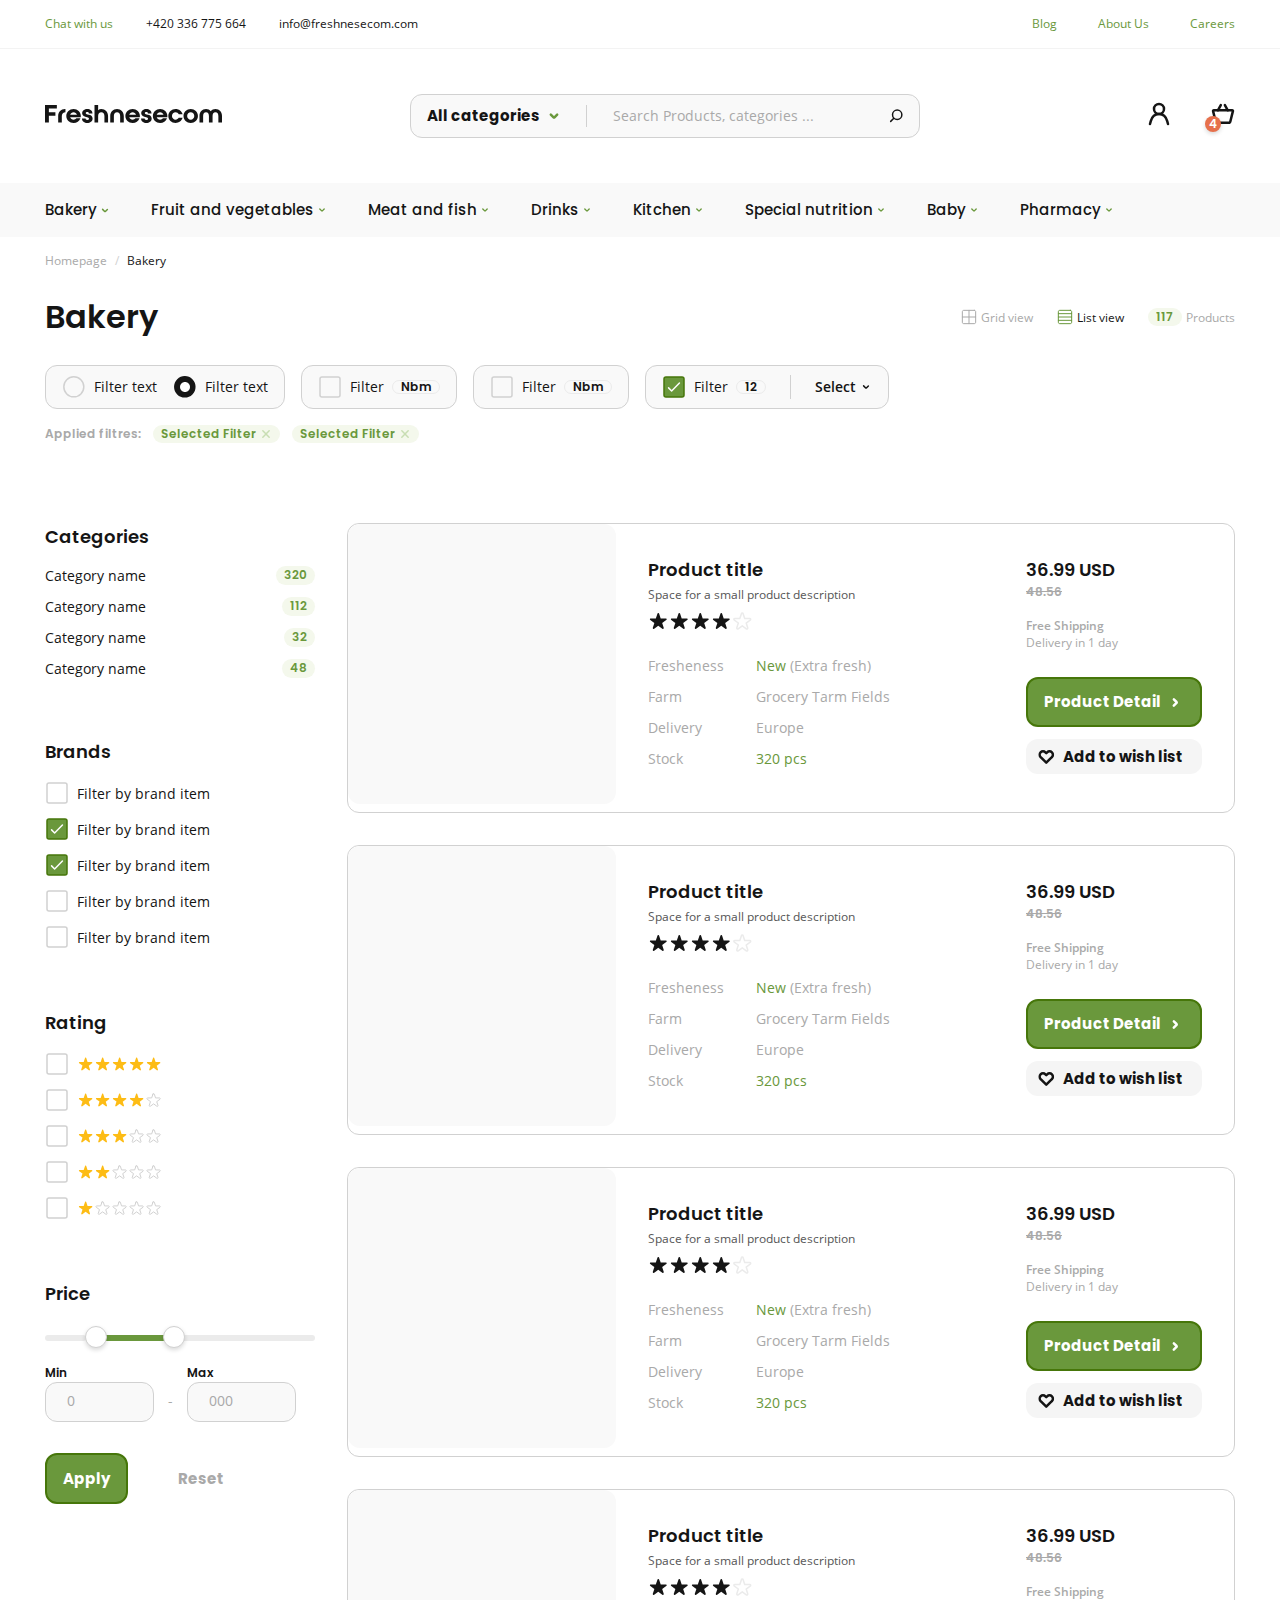
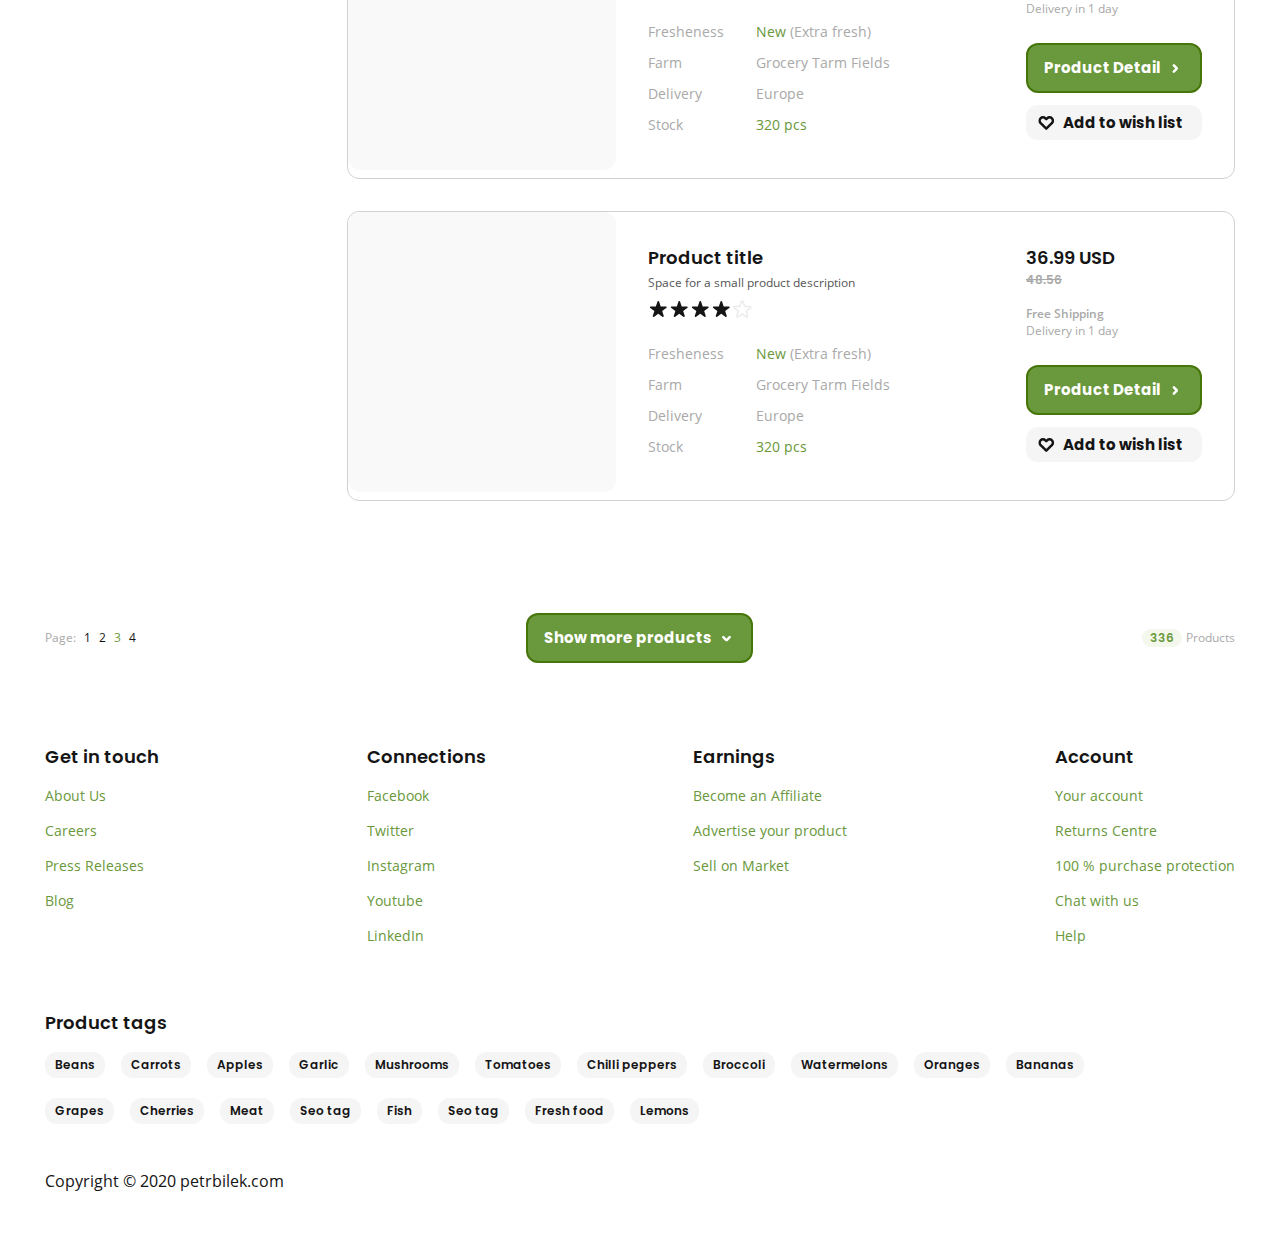
<file: bakery.html>
<!DOCTYPE html>

</html lang="en">

<head>
    <meta charset="UTF-8">
    <title>Bakery</title>
    <link rel="stylesheet" href="fonts.css">
    <link rel="stylesheet" href="style.css">
</head>

<body>
    <header class="small-header container row">
        <div class="left row">
            <a href="#" class="chat">Chat with us</a>
            <p class="info">+420 336 775 664</p>
            <p class="info">info@freshnesecom.com</p>
        </div>
        <div class="right">
            <a href="blog.html" class="menu-item">Blog</a>
            <a href="#" class="menu-item">About Us</a>
            <a href="#" class="menu-item">Careers</a>
        </div>
    </header>

    <header class="big-header container row">
        <div class="logo-container">
            <a href="index.html"><img src="img/logo.svg" alt="logo"></a>
        </div>
        <div class="search row">
            <div class="select row">
                <p class="select-category">All categories</p>
                <img src="icons/arrow-down-more.svg" alt="select">
            </div>
            <input type="text" class="search-input" placeholder="Search Products, categories ...">
            <img src="icons/search-icon.svg" alt="search icon" class="search-icon" draggable="false">
        </div>
        <div class="user-panel row">
            <div class="user-icon">
                <img src="icons/user-icon.svg" alt="user icon">
            </div>
            <div class="cart">
                <div class="cart-value">4</div>
                <img src="icons/cart-icon.svg" alt="cart">
            </div>
        </div>
    </header>

    <nav class="main-nav container row">
        <div class="menu-item row">
            <a href="bakery.html">Bakery</a>
            <img src="icons/arrow-small-down.svg" alt="arrow">
        </div>
        <div class="menu-item row">
            <a href="fruit-and-vegetables.html">Fruit and vegetables</a>
            <img src="icons/arrow-small-down.svg" alt="arrow" width="12" height="12">
        </div>
        <div class="menu-item row">
            <a href="meat-and-fish.html">Meat and fish</a>
            <img src="icons/arrow-small-down.svg" alt="arrow" width="12" height="12">
        </div>
        <div class="menu-item row">
            <a href="drinks.html">Drinks</a>
            <img src="icons/arrow-small-down.svg" alt="arrow" width="12" height="12">
        </div>
        <div class="menu-item row">
            <a href="kitchen.html">Kitchen</a>
            <img src="icons/arrow-small-down.svg" alt="arrow" width="12" height="12">
        </div>
        <div class="menu-item row">
            <a href="special-nutrition.html">Special nutrition</a>
            <img src="icons/arrow-small-down.svg" alt="arrow" width="12" height="12">
        </div>
        <div class="menu-item row">
            <a href="baby.html">Baby</a>
            <img src="icons/arrow-small-down.svg" alt="arrow" width="12" height="12">
        </div>
        <div class="menu-item row">
            <a href="pharmacy.html">Pharmacy</a>
            <img src="icons/arrow-small-down.svg" alt="arrow" width="12" height="12">
        </div>
    </nav>

    <main>
        <section class="path-section container row">
            <a href="index.html" class="home">Homepage</a>
            <p class="slash">/</p>
            <p class="sel-cat">Bakery</p>
        </section>

        <section class="title-nav container row">
            <div>
                <h1 class="title">Bakery</h1>
            </div>
            <div class="right-row row">
                <div class="row">
                    <label class="block view row">
                        <input type="radio" name="list" />
                        <div class="grid-view"></div>
                        <p class="view-text">Grid view</p>
                    </label>
                    <label class="block view row">
                        <input type="radio" name="list" checked />
                        <div class="list-view"></div>
                        <p class="view-text">List view</p>
                    </label>
                </div>
                <div class="block row">
                    <div class="green-tag">117</div>
                    <p>Products</p>
                </div>
            </div>
        </section>

        <section class="main-filtres container">
            <div class="row">
                <div class="row filter-block">
                    <label class="label-radio row">
                        <input type="radio" name="filter-text" />
                        <div class="radio-icon"></div>
                        <p class="radio-name">Filter text</p>
                    </label>
                    <label class="label-radio row">
                        <input type="radio" name="filter-text" checked />
                        <div class="radio-icon"></div>
                        <p class="radio-name">Filter text</p>
                    </label>
                </div>

                <div class="row filter-block">
                    <label class="check-filter row">
                        <input type="checkbox" name="check-filter" />
                        <div class="check-icon"></div>
                        <p class="check-name">Filter</p>
                    </label>
                    <label class="nbm-filter row">
                        <input type="checkbox" name="check-filter" />
                        <p class="tag-name">Nbm</p>
                    </label>
                </div>

                <div class="row filter-block">
                    <label class="check-filter row">
                        <input type="checkbox" name="check-filter" />
                        <div class="check-icon"></div>
                        <p class="check-name">Filter</p>
                    </label>
                    <label class="nbm-filter row">
                        <input type="checkbox" name="check-filter" />
                        <p class="tag-name">Nbm</p>
                    </label>
                </div>

                <div class="row filter-block">
                    <div class="left row">
                        <label class="check-filter row">
                            <input type="checkbox" name="check-filter" checked />
                            <div class="check-icon"></div>
                            <p class="check-name">Filter</p>
                        </label>
                        <label class="nbm-filter row">
                            <input type="checkbox" name="check-filter" />
                            <p class="tag-name">12</p>
                        </label>
                    </div>
                    <div class="select-block right row">
                        <p>Select</p>
                        <img src="icons/select-icon.svg" alt="">
                    </div>
                </div>

            </div>
            <div class="tags-row row">
                <p class="caption">Applied filtres:</p>
                <label class="label-tag row">
                    <input type="checkbox" name="check-tag" />
                    <p class="tag-name">Selected Filter</p>
                    <div class="cross-icon"></div>
                </label>
                <label class="label-tag row">
                    <input type="checkbox" name="check-tag" />
                    <p class="tag-name">Selected Filter</p>
                    <div class="cross-icon"></div>
                </label>
            </div>
        </section>

        <section class="main-prod-section row">
            <div class="product-filters column">
                <div class="filters-column categories column">
                    <h2 class="filter-title">Categories</h2>
                    <div class="cat-name row">
                        <p class="name">Category name</p>
                        <p class="value green-tag">320</p>
                    </div>
                    <div class="cat-name row">
                        <p class="name">Category name</p>
                        <p class="value green-tag">112</p>
                    </div>
                    <div class="cat-name row">
                        <p class="name">Category name</p>
                        <p class="value green-tag">32</p>
                    </div>
                    <div class="cat-name row">
                        <p class="name">Category name</p>
                        <p class="value green-tag">48</p>
                    </div>
                </div>

                <div class="filters-column brands column">
                    <h2 class="filter-title">Brands</h2>
                    <label class="check-filter row">
                        <input type="checkbox" name="check-filter" />
                        <div class="check-icon"></div>
                        <p class="check-name">Filter by brand item</p>
                    </label>
                    <label class="check-filter row">
                        <input type="checkbox" name="check-filter" checked />
                        <div class="check-icon"></div>
                        <p class="check-name">Filter by brand item</p>
                    </label>
                    <label class="check-filter row">
                        <input type="checkbox" name="check-filter" checked />
                        <div class="check-icon"></div>
                        <p class="check-name">Filter by brand item</p>
                    </label>
                    <label class="check-filter row">
                        <input type="checkbox" name="check-filter" />
                        <div class="check-icon"></div>
                        <p class="check-name">Filter by brand item</p>
                    </label>
                    <label class="check-filter row">
                        <input type="checkbox" name="check-filter" />
                        <div class="check-icon"></div>
                        <p class="check-name">Filter by brand item</p>
                    </label>
                </div>

                <div class="filters-column rating column">
                    <h2 class="filter-title">Rating</h2>
                    <label class="check-filter row">
                        <input type="checkbox" name="check-filter" />
                        <div class="check-icon"></div>
                        <div class="stars row">
                            <img src="icons/star-yellow.svg" alt="star" class="star">
                            <img src="icons/star-yellow.svg" alt="star" class="star">
                            <img src="icons/star-yellow.svg" alt="star" class="star">
                            <img src="icons/star-yellow.svg" alt="star" class="star">
                            <img src="icons/star-yellow.svg" alt="star" class="star">
                        </div>
                    </label>
                    <label class="check-filter row">
                        <input type="checkbox" name="check-filter" />
                        <div class="check-icon"></div>
                        <div class="stars row">
                            <img src="icons/star-yellow.svg" alt="star" class="star">
                            <img src="icons/star-yellow.svg" alt="star" class="star">
                            <img src="icons/star-yellow.svg" alt="star" class="star">
                            <img src="icons/star-yellow.svg" alt="star" class="star">
                            <img src="icons/star-transparent.svg" alt="star" class="star">
                        </div>
                    </label>
                    <label class="check-filter row">
                        <input type="checkbox" name="check-filter" />
                        <div class="check-icon"></div>
                        <div class="stars row">
                            <img src="icons/star-yellow.svg" alt="star" class="star">
                            <img src="icons/star-yellow.svg" alt="star" class="star">
                            <img src="icons/star-yellow.svg" alt="star" class="star">
                            <img src="icons/star-transparent.svg" alt="star" class="star">
                            <img src="icons/star-transparent.svg" alt="star" class="star">
                        </div>
                    </label>
                    <label class="check-filter row">
                        <input type="checkbox" name="check-filter" />
                        <div class="check-icon"></div>
                        <div class="stars row">
                            <img src="icons/star-yellow.svg" alt="star" class="star">
                            <img src="icons/star-yellow.svg" alt="star" class="star">
                            <img src="icons/star-transparent.svg" alt="star" class="star">
                            <img src="icons/star-transparent.svg" alt="star" class="star">
                            <img src="icons/star-transparent.svg" alt="star" class="star">
                        </div>
                    </label>
                    <label class="check-filter row">
                        <input type="checkbox" name="check-filter" />
                        <div class="check-icon"></div>
                        <div class="stars row">
                            <img src="icons/star-yellow.svg" alt="star" class="star">
                            <img src="icons/star-transparent.svg" alt="star" class="star">
                            <img src="icons/star-transparent.svg" alt="star" class="star">
                            <img src="icons/star-transparent.svg" alt="star" class="star">
                            <img src="icons/star-transparent.svg" alt="star" class="star">
                        </div>
                    </label>
                </div>

                <div class="filters-column price column">
                    <h2 class="filter-title">Price</h2>
                    <div class="slider row">
                        <div class="line"></div>
                        <div class="line"></div>
                        <div class="line"></div>
                        <div class="circle"></div>
                        <div class="circle"></div>
                    </div>
                    <div class="minmax row">
                        <div class="from column">
                            <p>Min</p>
                            <input type="text" name="price" placeholder="0">
                        </div>
                        <div class="hyphen column">-</div>
                        <div class="to column">
                            <p>Max</p>
                            <input type="text" name="price" placeholder="000">
                        </div>
                    </div>
                    <div class="button-row">
                        <a href="#" class="green-btn">Apply</a>
                        <a href="#" class="reset-btn">Reset</a>
                    </div>
                </div>
            </div>

            <div class="product-cards column">
                <div class="big-product-card row">
                    <div class="img-container">
                        <div class="img-sub"></div>
                    </div>
                    <div class="card-info row">
                        <div class="chara-info column">
                            <h3 class="product-name">Product title</h3>
                            <p class="description">Space for a small product description</p>
                            <div class="rating row">
                                <img src="icons/star-black.svg" alt="star">
                                <img src="icons/star-black.svg" alt="star">
                                <img src="icons/star-black.svg" alt="star">
                                <img src="icons/star-black.svg" alt="star">
                                <img src="icons/star-black-transparent.svg" alt="star">
                            </div>
                            <div class="basic-info row">
                                <div class="column column-1">
                                    <p>Fresheness</p>
                                    <p>Farm</p>
                                    <p>Delivery</p>
                                    <p>Stock</p>
                                </div>
                                <div class="column">
                                    <p><span class="green">New</span> (Extra fresh)</p>
                                    <p>Grocery Tarm Fields</p>
                                    <p>Europe</p>
                                    <p class="green">320 pcs</p>
                                </div>
                            </div>
                        </div>
                        <div class="price-info column">
                            <div class="price-div">
                                <p class="price">36.99 USD</p>
                                <p class="old-price">48.56</p>
                            </div>
                            <div class="delivery-info">
                                <p class="ship-bold">Free Shipping</p>
                                <p>Delivery in 1 day</p>
                            </div>
                            <div class="buttons-div">
                                <div class="detail-btn row">
                                    <a href="product-info.html">Product Detail</a>
                                    <img src="icons/arrow-right-white.svg" alt="arrow">
                                </div>
                                <div class="wish-btn row">
                                    <img src="icons/heart-icon.svg" alt="heart">
                                    <a href="#">Add to wish list</a>
                                </div>
                            </div>
                        </div>
                    </div>
                </div>

                <div class="big-product-card row">
                    <div class="img-container">
                        <div class="img-sub"></div>
                    </div>
                    <div class="card-info row">
                        <div class="chara-info column">
                            <h3 class="product-name">Product title</h3>
                            <p class="description">Space for a small product description</p>
                            <div class="rating row">
                                <img src="icons/star-black.svg" alt="star">
                                <img src="icons/star-black.svg" alt="star">
                                <img src="icons/star-black.svg" alt="star">
                                <img src="icons/star-black.svg" alt="star">
                                <img src="icons/star-black-transparent.svg" alt="star">
                            </div>
                            <div class="basic-info row">
                                <div class="column column-1">
                                    <p>Fresheness</p>
                                    <p>Farm</p>
                                    <p>Delivery</p>
                                    <p>Stock</p>
                                </div>
                                <div class="column">
                                    <p><span class="green">New</span> (Extra fresh)</p>
                                    <p>Grocery Tarm Fields</p>
                                    <p>Europe</p>
                                    <p class="green">320 pcs</p>
                                </div>
                            </div>
                        </div>
                        <div class="price-info column">
                            <div class="price-div">
                                <p class="price">36.99 USD</p>
                                <p class="old-price">48.56</p>
                            </div>
                            <div class="delivery-info">
                                <p class="ship-bold">Free Shipping</p>
                                <p>Delivery in 1 day</p>
                            </div>
                            <div class="buttons-div">
                                <div class="detail-btn row">
                                    <a href="product-info.html">Product Detail</a>
                                    <img src="icons/arrow-right-white.svg" alt="arrow">
                                </div>
                                <div class="wish-btn row">
                                    <img src="icons/heart-icon.svg" alt="heart">
                                    <a href="#">Add to wish list</a>
                                </div>
                            </div>
                        </div>
                    </div>
                </div>

                <div class="big-product-card row">
                    <div class="img-container">
                        <div class="img-sub"></div>
                    </div>
                    <div class="card-info row">
                        <div class="chara-info column">
                            <h3 class="product-name">Product title</h3>
                            <p class="description">Space for a small product description</p>
                            <div class="rating row">
                                <img src="icons/star-black.svg" alt="star">
                                <img src="icons/star-black.svg" alt="star">
                                <img src="icons/star-black.svg" alt="star">
                                <img src="icons/star-black.svg" alt="star">
                                <img src="icons/star-black-transparent.svg" alt="star">
                            </div>
                            <div class="basic-info row">
                                <div class="column column-1">
                                    <p>Fresheness</p>
                                    <p>Farm</p>
                                    <p>Delivery</p>
                                    <p>Stock</p>
                                </div>
                                <div class="column">
                                    <p><span class="green">New</span> (Extra fresh)</p>
                                    <p>Grocery Tarm Fields</p>
                                    <p>Europe</p>
                                    <p class="green">320 pcs</p>
                                </div>
                            </div>
                        </div>
                        <div class="price-info column">
                            <div class="price-div">
                                <p class="price">36.99 USD</p>
                                <p class="old-price">48.56</p>
                            </div>
                            <div class="delivery-info">
                                <p class="ship-bold">Free Shipping</p>
                                <p>Delivery in 1 day</p>
                            </div>
                            <div class="buttons-div">
                                <div class="detail-btn row">
                                    <a href="product-info.html">Product Detail</a>
                                    <img src="icons/arrow-right-white.svg" alt="arrow">
                                </div>
                                <div class="wish-btn row">
                                    <img src="icons/heart-icon.svg" alt="heart">
                                    <a href="#">Add to wish list</a>
                                </div>
                            </div>
                        </div>
                    </div>
                </div>

                <div class="big-product-card row">
                    <div class="img-container">
                        <div class="img-sub"></div>
                    </div>
                    <div class="card-info row">
                        <div class="chara-info column">
                            <h3 class="product-name">Product title</h3>
                            <p class="description">Space for a small product description</p>
                            <div class="rating row">
                                <img src="icons/star-black.svg" alt="star">
                                <img src="icons/star-black.svg" alt="star">
                                <img src="icons/star-black.svg" alt="star">
                                <img src="icons/star-black.svg" alt="star">
                                <img src="icons/star-black-transparent.svg" alt="star">
                            </div>
                            <div class="basic-info row">
                                <div class="column column-1">
                                    <p>Fresheness</p>
                                    <p>Farm</p>
                                    <p>Delivery</p>
                                    <p>Stock</p>
                                </div>
                                <div class="column">
                                    <p><span class="green">New</span> (Extra fresh)</p>
                                    <p>Grocery Tarm Fields</p>
                                    <p>Europe</p>
                                    <p class="green">320 pcs</p>
                                </div>
                            </div>
                        </div>
                        <div class="price-info column">
                            <div class="price-div">
                                <p class="price">36.99 USD</p>
                                <p class="old-price">48.56</p>
                            </div>
                            <div class="delivery-info">
                                <p class="ship-bold">Free Shipping</p>
                                <p>Delivery in 1 day</p>
                            </div>
                            <div class="buttons-div">
                                <div class="detail-btn row">
                                    <a href="product-info.html">Product Detail</a>
                                    <img src="icons/arrow-right-white.svg" alt="arrow">
                                </div>
                                <div class="wish-btn row">
                                    <img src="icons/heart-icon.svg" alt="heart">
                                    <a href="#">Add to wish list</a>
                                </div>
                            </div>
                        </div>
                    </div>
                </div>

                <div class="big-product-card row">
                    <div class="img-container">
                        <div class="img-sub"></div>
                    </div>
                    <div class="card-info row">
                        <div class="chara-info column">
                            <h3 class="product-name">Product title</h3>
                            <p class="description">Space for a small product description</p>
                            <div class="rating row">
                                <img src="icons/star-black.svg" alt="star">
                                <img src="icons/star-black.svg" alt="star">
                                <img src="icons/star-black.svg" alt="star">
                                <img src="icons/star-black.svg" alt="star">
                                <img src="icons/star-black-transparent.svg" alt="star">
                            </div>
                            <div class="basic-info row">
                                <div class="column column-1">
                                    <p>Fresheness</p>
                                    <p>Farm</p>
                                    <p>Delivery</p>
                                    <p>Stock</p>
                                </div>
                                <div class="column">
                                    <p><span class="green">New</span> (Extra fresh)</p>
                                    <p>Grocery Tarm Fields</p>
                                    <p>Europe</p>
                                    <p class="green">320 pcs</p>
                                </div>
                            </div>
                        </div>
                        <div class="price-info column">
                            <div class="price-div">
                                <p class="price">36.99 USD</p>
                                <p class="old-price">48.56</p>
                            </div>
                            <div class="delivery-info">
                                <p class="ship-bold">Free Shipping</p>
                                <p>Delivery in 1 day</p>
                            </div>
                            <div class="buttons-div">
                                <div class="detail-btn row">
                                    <a href="product-info.html">Product Detail</a>
                                    <img src="icons/arrow-right-white.svg" alt="arrow">
                                </div>
                                <div class="wish-btn row">
                                    <img src="icons/heart-icon.svg" alt="heart">
                                    <a href="#">Add to wish list</a>
                                </div>
                            </div>
                        </div>
                    </div>
                </div>

            </div>
        </section>

        <section class="page-nav row">
            <div class="pages row">
                <p class="caption">Page:</p>
                <a href="#" class="page">1</a>
                <a href="#" class="page">2</a>
                <a href="#" class="page active">3</a>
                <a href="#" class="page">4</a>
            </div>
            <div class="green-btn row">
                <a href="#">Show more products</a>
                <img src="icons/arrow-down-white.svg" alt="arrow">
            </div>
            <div class="value-prod row">
                <p class="green-tag">336</p>
                <p class="name">Products</p>
            </div>
        </section>
    </main>

    <footer>
        <section class="links-section row">
            <div class="column">
                <p class="title">Get in touch</p>
                <ul>
                    <li><a href="#" class="link">About Us</a></li>
                    <li><a href="#" class="link">Careers</a></li>
                    <li><a href="#" class="link">Press Releases</a></li>
                    <li><a href="blog.html" class="link">Blog</a></li>
                </ul>
            </div>
            <div class="column">
                <p class="title">Connections</p>
                <ul>
                    <li><a href="#" class="link">Facebook</a></li>
                    <li><a href="#" class="link">Twitter</a></li>
                    <li><a href="#" class="link">Instagram</a></li>
                    <li><a href="#" class="link">Youtube</a></li>
                    <li><a href="#" class="link">LinkedIn</a></li>
                </ul>
            </div>
            <div class="column">
                <p class="title">Earnings</p>
                <ul>
                    <li><a href="#" class="link">Become an Affiliate</a></li>
                    <li><a href="#" class="link">Advertise your product</a></li>
                    <li><a href="#" class="link">Sell on Market</a></li>
                </ul>
            </div>
            <div class="column">
                <p class="title">Account</p>
                <ul>
                    <li><a href="#" class="link">Your account</a></li>
                    <li><a href="#" class="link">Returns Centre</a></li>
                    <li><a href="#" class="link">100 % purchase protection</a></li>
                    <li><a href="#" class="link">Chat with us</a></li>
                    <li><a href="#" class="link">Help</a></li>
                </ul>
            </div>
        </section>

        <section class="tags-section">
            <p class="tags-title">Product tags</p>
            <div class="tags-list row">
                <p class="tag">Beans</p>
                <p class="tag">Carrots</p>
                <p class="tag">Apples</p>
                <p class="tag">Garlic</p>
                <p class="tag">Mushrooms</p>
                <p class="tag">Tomatoes</p>
                <p class="tag">Chilli peppers</p>
                <p class="tag">Broccoli</p>
                <p class="tag">Watermelons</p>
                <p class="tag">Oranges</p>
                <p class="tag">Bananas</p>
                <p class="tag">Grapes</p>
                <p class="tag">Cherries</p>
                <p class="tag">Meat</p>
                <p class="tag">Seo tag</p>
                <p class="tag">Fish</p>
                <p class="tag">Seo tag</p>
                <p class="tag">Fresh food</p>
                <p class="tag">Lemons</p>
            </div>
        </section>

        <div class="copyright">
            <p>Copyright © 2020 petrbilek.com</p>
        </div>
    </footer>
</body>
</file>
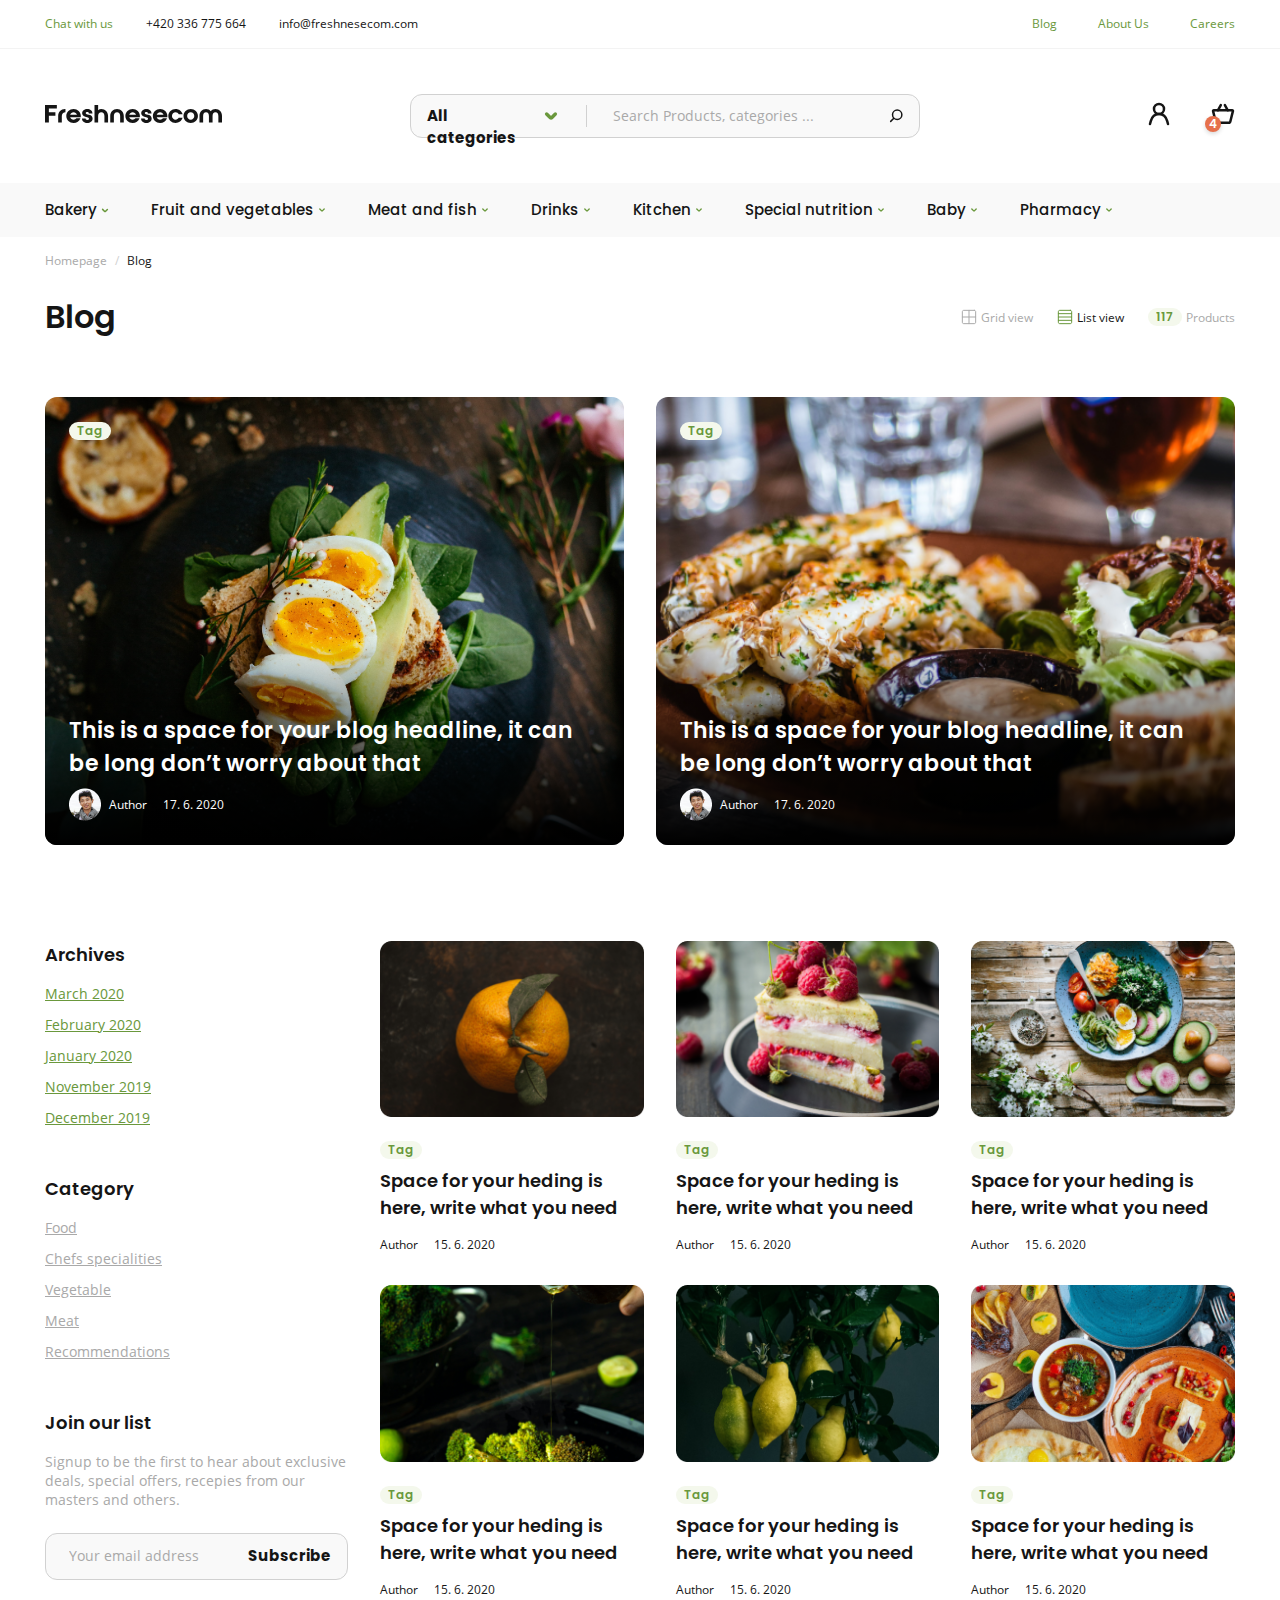
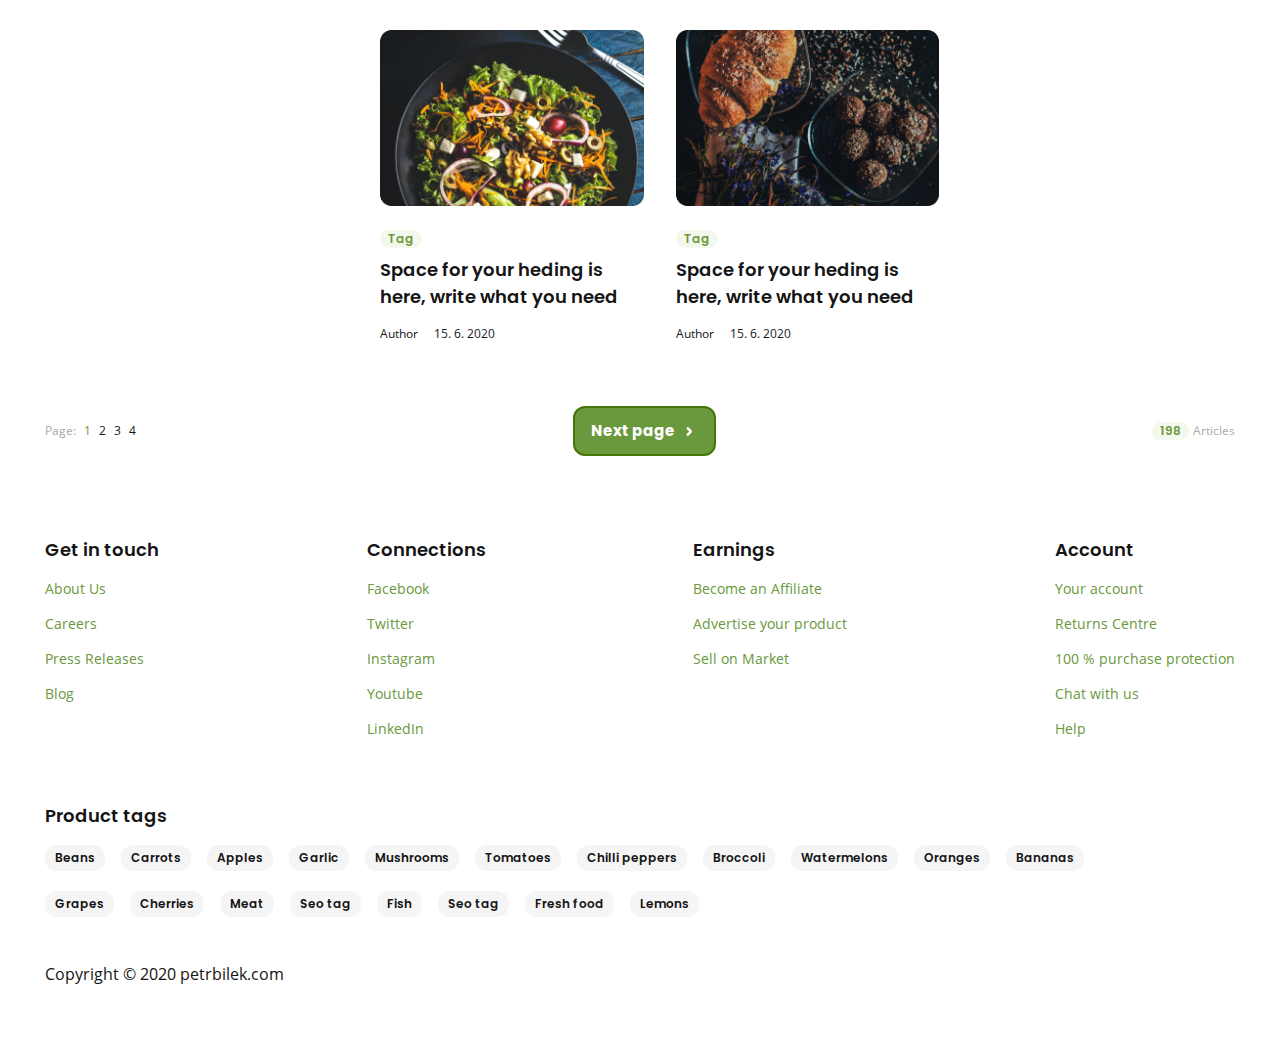
<file: blog.html>
<!DOCTYPE html>

</html lang="en">

<head>
    <meta charset="UTF-8">
    <title>Blog</title>
    <link rel="stylesheet" href="fonts.css">
    <link rel="stylesheet" href="style.css">
</head>

<body>
    <header class="small-header container row">
        <div class="left row">
            <a href="#" class="chat">Chat with us</a>
            <p class="info">+420 336 775 664</p>
            <p class="info">info@freshnesecom.com</p>
        </div>
        <div class="right">
            <a href="blog.html" class="menu-item">Blog</a>
            <a href="#" class="menu-item">About Us</a>
            <a href="#" class="menu-item">Careers</a>
        </div>
    </header>

    <header class="big-header container row">
        <div class="logo-container">
            <a href="index.html"><img src="img/logo.svg" alt="logo"></a>
        </div>
        <div class="search row">
            <div class="select row">
                <p class="select-category">All categories</p>
                <img src="icons/arrow-down-more.svg" alt="select">
            </div>
            <input type="text" class="search-input" placeholder="Search Products, categories ...">
            <img src="icons/search-icon.svg" alt="search icon" class="search-icon" draggable="false">
        </div>
        <div class="user-panel row">
            <div class="user-icon">
                <img src="icons/user-icon.svg" alt="user icon">
            </div>
            <div class="cart">
                <div class="cart-value">4</div>
                <img src="icons/cart-icon.svg" alt="cart">
            </div>
        </div>
    </header>

    <nav class="main-nav container row">
        <div class="menu-item row">
            <a href="bakery.html">Bakery</a>
            <img src="icons/arrow-small-down.svg" alt="arrow">
        </div>
        <div class="menu-item row">
            <a href="fruit-and-vegetables.html">Fruit and vegetables</a>
            <img src="icons/arrow-small-down.svg" alt="arrow" width="12" height="12">
        </div>
        <div class="menu-item row">
            <a href="meat-and-fish.html">Meat and fish</a>
            <img src="icons/arrow-small-down.svg" alt="arrow" width="12" height="12">
        </div>
        <div class="menu-item row">
            <a href="drinks.html">Drinks</a>
            <img src="icons/arrow-small-down.svg" alt="arrow" width="12" height="12">
        </div>
        <div class="menu-item row">
            <a href="kitchen.html">Kitchen</a>
            <img src="icons/arrow-small-down.svg" alt="arrow" width="12" height="12">
        </div>
        <div class="menu-item row">
            <a href="special-nutrition.html">Special nutrition</a>
            <img src="icons/arrow-small-down.svg" alt="arrow" width="12" height="12">
        </div>
        <div class="menu-item row">
            <a href="baby.html">Baby</a>
            <img src="icons/arrow-small-down.svg" alt="arrow" width="12" height="12">
        </div>
        <div class="menu-item row">
            <a href="pharmacy.html">Pharmacy</a>
            <img src="icons/arrow-small-down.svg" alt="arrow" width="12" height="12">
        </div>
    </nav>

    <main>
        <section class="path-section container row">
            <a href="index.html" class="home">Homepage</a>
            <p class="slash">/</p>
            <p class="sel-cat">Blog</p>
        </section>

        <section class="title-nav container row">
            <div>
                <h1 class="title">Blog</h1>
            </div>
            <div class="right-row row">
                <div class="row">
                    <label class="block view row">
                        <input type="radio" name="list" />
                        <div class="grid-view"></div>
                        <p class="view-text">Grid view</p>
                    </label>
                    <label class="block view row">
                        <input type="radio" name="list" checked />
                        <div class="list-view"></div>
                        <p class="view-text">List view</p>
                    </label>
                </div>
                <div class="block row">
                    <div class="green-tag">117</div>
                    <p>Products</p>
                </div>
            </div>
        </section>

        <section class="blog-post-section top-blog">
            <div class="posts-row row">
                <div class="big-blog-card card-1 column">
                    <div class="top">
                        <p class="tag">Tag</p>
                    </div>
                    <div class="bottom">
                        <h2 class="post-title">This is a space for your blog headline, it can be long don’t worry about
                            that</h2>
                        <div class="author-row row">
                            <img src="img/blog-avatar-author.png" alt="author avatar">
                            <p class="author-name">Author</p>
                            <p class="date">17. 6. 2020</p>
                        </div>
                    </div>
                    <div class="gradient"></div>
                </div>

                <div class="big-blog-card card-2 column">
                    <div class="top">
                        <p class="tag">Tag</p>
                    </div>
                    <div class="bottom">
                        <h2 class="post-title">This is a space for your blog headline, it can be long don’t worry about
                            that</h2>
                        <div class="author-row row">
                            <img src="img/blog-avatar-author.png" alt="author avatar">
                            <p class="author-name">Author</p>
                            <p class="date">17. 6. 2020</p>
                        </div>
                    </div>
                    <div class="gradient"></div>
                </div>
            </div>
        </section>

        <section class="blog-section row">
            <section class="blog-menu column">
                <div class="list archive-list column">
                    <p class="title">Archives</p>
                    <a href="#">March 2020</a>
                    <a href="#">February 2020</a>
                    <a href="#">January 2020</a>
                    <a href="#">November 2019</a>
                    <a href="#">December 2019</a>
                </div>
                <div class="list category-list column">
                    <p class="title">Category</p>
                    <a href="#">Food</a>
                    <a href="#">Chefs specialities</a>
                    <a href="#">Vegetable</a>
                    <a href="#">Meat</a>
                    <a href="#">Recommendations</a>
                </div>
                <div class="join-list column">
                    <p class="title">Join our list</p>
                    <p class="caption">Signup to be the first to hear about exclusive deals, special offers, recepies
                        from our masters and others.</p>
                    <div class="subscribe-btn row">
                        <input type="email" name="email" placeholder="Your email address">
                        <p class="sub-btn">Subscribe</p>
                    </div>
                </div>
            </section>

            <section class="blog-posts column">
                <div class="posts-row row">
                    <div class="medium-blog-card column">
                        <img src="img/blog-page-1.png" alt="blog image">
                        <div>
                            <p class="green-tag">Tag</p>
                        </div>
                        <h3 class="title">Space for your heding is here, write what you need</h3>
                        <div class="author-row row">
                            <p class="author-name">Author</p>
                            <p class="date">15. 6. 2020</p>
                        </div>
                    </div>
                    <div class="medium-blog-card column">
                        <img src="img/blog-page-2.png" alt="blog image">
                        <div>
                            <p class="green-tag">Tag</p>
                        </div>
                        <h3 class="title">Space for your heding is here, write what you need</h3>
                        <div class="author-row row">
                            <p class="author-name">Author</p>
                            <p class="date">15. 6. 2020</p>
                        </div>
                    </div>
                    <div class="medium-blog-card column">
                        <img src="img/blog-page-3.png" alt="blog image">
                        <div>
                            <p class="green-tag">Tag</p>
                        </div>
                        <h3 class="title">Space for your heding is here, write what you need</h3>
                        <div class="author-row row">
                            <p class="author-name">Author</p>
                            <p class="date">15. 6. 2020</p>
                        </div>
                    </div>
                </div>
                <div class="posts-row row">
                    <div class="medium-blog-card column">
                        <img src="img/blog-page-4.png" alt="blog image">
                        <div>
                            <p class="green-tag">Tag</p>
                        </div>
                        <h3 class="title">Space for your heding is here, write what you need</h3>
                        <div class="author-row row">
                            <p class="author-name">Author</p>
                            <p class="date">15. 6. 2020</p>
                        </div>
                    </div>
                    <div class="medium-blog-card column">
                        <img src="img/blog-page-5.png" alt="blog image">
                        <div>
                            <p class="green-tag">Tag</p>
                        </div>
                        <h3 class="title">Space for your heding is here, write what you need</h3>
                        <div class="author-row row">
                            <p class="author-name">Author</p>
                            <p class="date">15. 6. 2020</p>
                        </div>
                    </div>
                    <div class="medium-blog-card column">
                        <img src="img/blog-page-6.png" alt="blog image">
                        <div>
                            <p class="green-tag">Tag</p>
                        </div>
                        <h3 class="title">Space for your heding is here, write what you need</h3>
                        <div class="author-row row">
                            <p class="author-name">Author</p>
                            <p class="date">15. 6. 2020</p>
                        </div>
                    </div>
                </div>
                <div class="posts-row row">
                    <div class="medium-blog-card column">
                        <img src="img/blog-page-7.png" alt="blog image">
                        <div>
                            <p class="green-tag">Tag</p>
                        </div>
                        <h3 class="title">Space for your heding is here, write what you need</h3>
                        <div class="author-row row">
                            <p class="author-name">Author</p>
                            <p class="date">15. 6. 2020</p>
                        </div>
                    </div>
                    <div class="medium-blog-card column">
                        <img src="img/blog-page-8.png" alt="blog image">
                        <div>
                            <p class="green-tag">Tag</p>
                        </div>
                        <h3 class="title">Space for your heding is here, write what you need</h3>
                        <div class="author-row row">
                            <p class="author-name">Author</p>
                            <p class="date">15. 6. 2020</p>
                        </div>
                    </div>
                    <div class="medium-blog-card column"></div>
                </div>
            </section>
        </section>

        <section class="page-nav row">
            <div class="pages row">
                <p class="caption">Page:</p>
                <a href="#" class="page active">1</a>
                <a href="#" class="page">2</a>
                <a href="#" class="page">3</a>
                <a href="#" class="page">4</a>
            </div>
            <div class="green-btn row">
                <a href="#">Next page</a>
                <img src="icons/arrow-right-white.svg" alt="arrow">
            </div>
            <div class="value-prod row">
                <p class="green-tag">198</p>
                <p class="name">Articles</p>
            </div>
        </section>
    </main>

    <footer>
        <section class="links-section row">
            <div class="column">
                <p class="title">Get in touch</p>
                <ul>
                    <li><a href="#" class="link">About Us</a></li>
                    <li><a href="#" class="link">Careers</a></li>
                    <li><a href="#" class="link">Press Releases</a></li>
                    <li><a href="blog.html" class="link">Blog</a></li>
                </ul>
            </div>
            <div class="column">
                <p class="title">Connections</p>
                <ul>
                    <li><a href="#" class="link">Facebook</a></li>
                    <li><a href="#" class="link">Twitter</a></li>
                    <li><a href="#" class="link">Instagram</a></li>
                    <li><a href="#" class="link">Youtube</a></li>
                    <li><a href="#" class="link">LinkedIn</a></li>
                </ul>
            </div>
            <div class="column">
                <p class="title">Earnings</p>
                <ul>
                    <li><a href="#" class="link">Become an Affiliate</a></li>
                    <li><a href="#" class="link">Advertise your product</a></li>
                    <li><a href="#" class="link">Sell on Market</a></li>
                </ul>
            </div>
            <div class="column">
                <p class="title">Account</p>
                <ul>
                    <li><a href="#" class="link">Your account</a></li>
                    <li><a href="#" class="link">Returns Centre</a></li>
                    <li><a href="#" class="link">100 % purchase protection</a></li>
                    <li><a href="#" class="link">Chat with us</a></li>
                    <li><a href="#" class="link">Help</a></li>
                </ul>
            </div>
        </section>

        <section class="tags-section">
            <p class="tags-title">Product tags</p>
            <div class="tags-list row">
                <p class="tag">Beans</p>
                <p class="tag">Carrots</p>
                <p class="tag">Apples</p>
                <p class="tag">Garlic</p>
                <p class="tag">Mushrooms</p>
                <p class="tag">Tomatoes</p>
                <p class="tag">Chilli peppers</p>
                <p class="tag">Broccoli</p>
                <p class="tag">Watermelons</p>
                <p class="tag">Oranges</p>
                <p class="tag">Bananas</p>
                <p class="tag">Grapes</p>
                <p class="tag">Cherries</p>
                <p class="tag">Meat</p>
                <p class="tag">Seo tag</p>
                <p class="tag">Fish</p>
                <p class="tag">Seo tag</p>
                <p class="tag">Fresh food</p>
                <p class="tag">Lemons</p>
            </div>
        </section>

        <div class="copyright">
            <p>Copyright © 2020 petrbilek.com</p>
        </div>
    </footer>
</body>
</file>
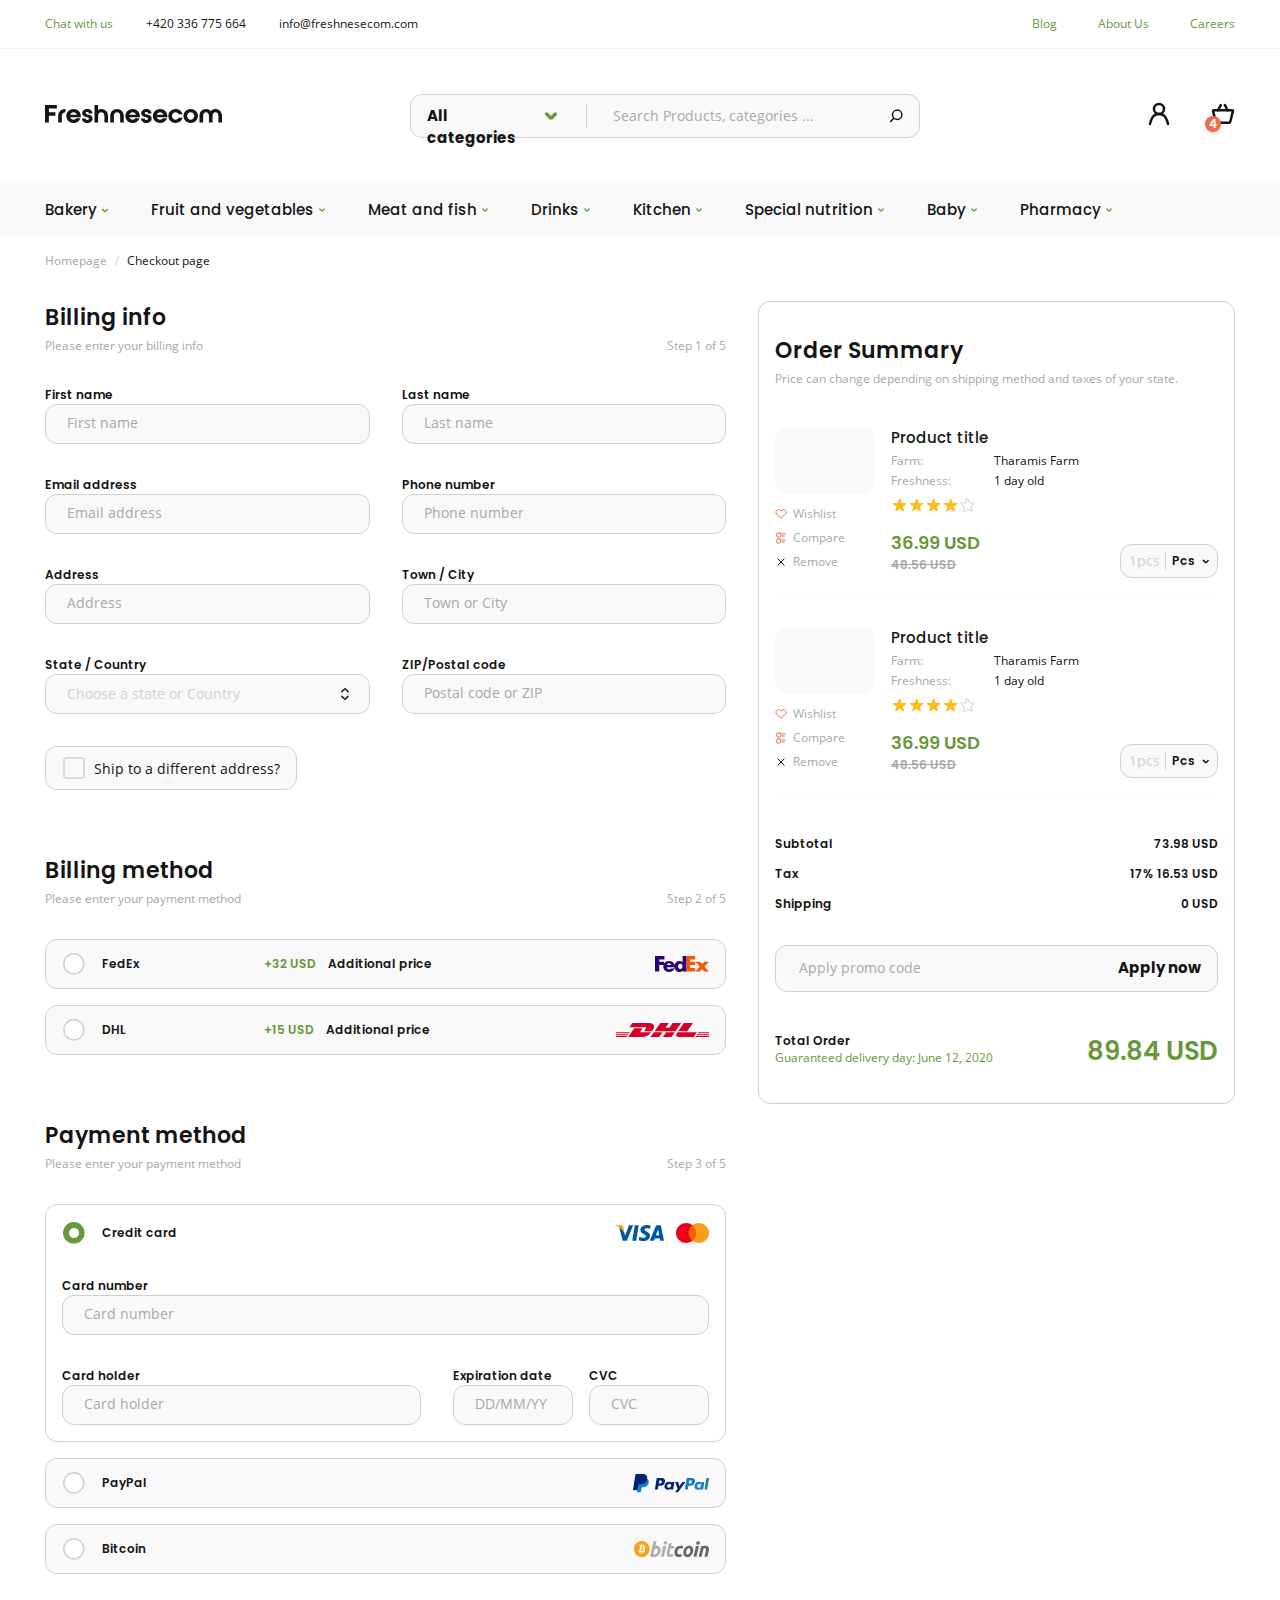
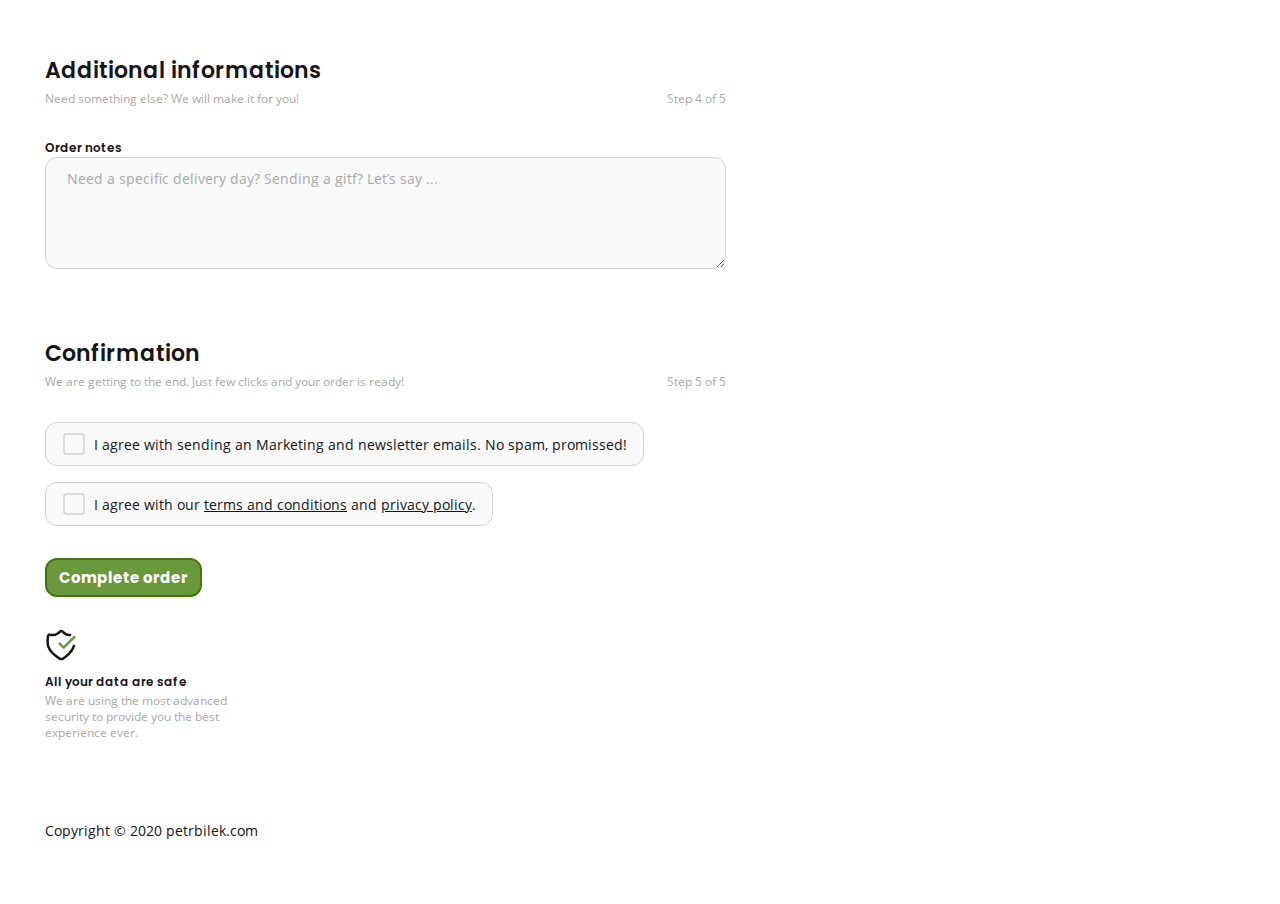
<file: checkout.html>
<!DOCTYPE html>

</html lang="en">

<head>
    <meta charset="UTF-8">
    <title>Checkout</title>
    <link rel="stylesheet" href="fonts.css">
    <link rel="stylesheet" href="style.css">
</head>

<body>
    <header class="small-header container row">
        <div class="left row">
            <a href="#" class="chat">Chat with us</a>
            <p class="info">+420 336 775 664</p>
            <p class="info">info@freshnesecom.com</p>
        </div>
        <div class="right">
            <a href="blog.html" class="menu-item">Blog</a>
            <a href="#" class="menu-item">About Us</a>
            <a href="#" class="menu-item">Careers</a>
        </div>
    </header>

    <header class="big-header container row">
        <div class="logo-container">
            <a href="index.html"><img src="img/logo.svg" alt="logo"></a>
        </div>
        <div class="search row">
            <div class="select row">
                <p class="select-category">All categories</p>
                <img src="icons/arrow-down-more.svg" alt="select">
            </div>
            <input type="text" class="search-input" placeholder="Search Products, categories ...">
            <img src="icons/search-icon.svg" alt="search icon" class="search-icon" draggable="false">
        </div>
        <div class="user-panel row">
            <div class="user-icon">
                <img src="icons/user-icon.svg" alt="user icon">
            </div>
            <div class="cart">
                <div class="cart-value">4</div>
                <img src="icons/cart-icon.svg" alt="cart">
            </div>
        </div>
    </header>

    <nav class="main-nav container row">
        <div class="menu-item row">
            <a href="bakery.html">Bakery</a>
            <img src="icons/arrow-small-down.svg" alt="arrow">
        </div>
        <div class="menu-item row">
            <a href="fruit-and-vegetables.html">Fruit and vegetables</a>
            <img src="icons/arrow-small-down.svg" alt="arrow" width="12" height="12">
        </div>
        <div class="menu-item row">
            <a href="meat-and-fish.html">Meat and fish</a>
            <img src="icons/arrow-small-down.svg" alt="arrow" width="12" height="12">
        </div>
        <div class="menu-item row">
            <a href="drinks.html">Drinks</a>
            <img src="icons/arrow-small-down.svg" alt="arrow" width="12" height="12">
        </div>
        <div class="menu-item row">
            <a href="kitchen.html">Kitchen</a>
            <img src="icons/arrow-small-down.svg" alt="arrow" width="12" height="12">
        </div>
        <div class="menu-item row">
            <a href="special-nutrition.html">Special nutrition</a>
            <img src="icons/arrow-small-down.svg" alt="arrow" width="12" height="12">
        </div>
        <div class="menu-item row">
            <a href="baby.html">Baby</a>
            <img src="icons/arrow-small-down.svg" alt="arrow" width="12" height="12">
        </div>
        <div class="menu-item row">
            <a href="pharmacy.html">Pharmacy</a>
            <img src="icons/arrow-small-down.svg" alt="arrow" width="12" height="12">
        </div>
    </nav>

    <main>
        <section class="path-section container row">
            <a href="index.html" class="home">Homepage</a>
            <p class="slash">/</p>
            <p class="sel-cat">Checkout page</p>
        </section>

        <section class="billing-order row">
            <section class="billing-form column">
                <div class="billing-info step-form">
                    <h2 class="title">Billing info</h2>
                    <div class="caption-row row">
                        <p class="caption">Please enter your billing info</p>
                        <p>Step 1 of 5</p>
                    </div>
                    <form class="order-form" action="#" method="post">
                        <div class="row">
                            <label>
                                <p class="label">First name</p>
                                <input type="text" name="first-name" id="first-name" placeholder="First name">
                            </label>
                            <label>
                                <p class="label">Last name</p>
                                <input type="text" name="last-name" id="last-name" placeholder="Last name">
                            </label>
                        </div>

                        <div class="row">
                            <label>
                                <p class="label">Email address</p>
                                <input type="text" name="email" id="email" placeholder="Email address">
                            </label>
                            <label>
                                <p class="label">Phone number</p>
                                <input type="text" name="phone" id="phone" placeholder="Phone number">
                            </label>
                        </div>

                        <div class="row">
                            <label>
                                <p class="label">Address</p>
                                <input type="text" name="address" id="address" placeholder="Address">
                            </label>
                            <label>
                                <p class="label">Town / City</p>
                                <input type="text" name="city" id="city" placeholder="Town or City">
                            </label>
                        </div>

                        <div class="row">
                            <div class="select">
                                <label for="country" class="select">
                                    <p class="label">State / Country</p>
                                </label>
                                <div class="input-div row">
                                    <p class="placeholder">Choose a state or Country</p>
                                    <input type="checkbox" name="country" id="country">
                                    <div class="check-icon"></div>
                                </div>
                            </div>
                            <label>
                                <p class="label">ZIP/Postal code</p>
                                <input type="text" name="postal-code" id="postal-code" placeholder="Postal code or ZIP">
                            </label>
                        </div>

                        <div class="check-ship row">
                            <label class="ship-label row">
                                <input type="checkbox" name="check-ship">
                                <div class="check-icon"></div>
                                <p class="label">Ship to a different address?</p>
                            </label>
                        </div>
                    </form>
                </div>

                <div class="billing-method step-form">
                    <h2 class="title">Billing method</h2>
                    <div class="caption-row row">
                        <p class="caption">Please enter your payment method</p>
                        <p>Step 2 of 5</p>
                    </div>
                    <div class="radio-pay">
                        <div class="select-method row">
                            <label class="label-radio row">
                                <input type="radio" name="select-method" />
                                <div class="radio-icon"></div>
                                <p class="radio-name">FedEx</p>
                                <p class="plus-price">+32 USD</p>
                                <p class="additional">Additional price</p>
                                <img src="icons/fedex-icon.svg" alt="FedEx">
                            </label>
                        </div>

                        <div class="select-method row">
                            <label class="label-radio row">
                                <input type="radio" name="select-method" />
                                <div class="radio-icon"></div>
                                <p class="radio-name">DHL</p>
                                <p class="plus-price">+15 USD</p>
                                <p class="additional">Additional price</p>
                                <img src="icons/dhl-icon.svg" alt="FedEx">
                            </label>
                        </div>
                    </div>
                </div>

                <div class="payment-info step-form">
                    <h2 class="title">Payment method</h2>
                    <div class="caption-row row">
                        <p class="caption">Please enter your payment method</p>
                        <p>Step 3 of 5</p>
                    </div>
                    <div class="card-info pay-method">
                        <label class="label-radio row">
                            <input type="radio" name="select-payment" checked />
                            <div class="radio-icon"></div>
                            <p class="label">Credit card</p>
                            <img src="icons/visa-icon.svg" alt="visa" class="pay-icon">
                        </label>
                        <form class="payment card-form" action="#" method="get">
                            <div class="row-1 row">
                                <label>
                                    <p class="label">Card number</p>
                                    <input type="text" name="card-number" placeholder="Card number">
                                </label>
                            </div>
                            <div class="bottom-row row">
                                <label class="holder">
                                    <p class="label">Card holder</p>
                                    <input type="text" name="card-holder" placeholder="Card holder">
                                </label>
                                <label class="date">
                                    <p class="label">Expiration date</p>
                                    <input type="text" name="expiration-date" placeholder="DD/MM/YY">
                                </label>
                                <label class="cvc">
                                    <p class="label">CVC</p>
                                    <input type="text" name="cvc" placeholder="CVC">
                                </label>
                            </div>
                        </form>
                    </div>

                    <div class="select-method pay-method">
                        <label class="label-radio row">
                            <input type="radio" name="select-payment" />
                            <div class="radio-icon"></div>
                            <p class="label">PayPal</p>
                            <img src="icons/paypal-icon.svg" alt="paypal" class="pay-icon">
                        </label>
                    </div>
                    <div class="select-method pay-method">
                        <label class="label-radio row">
                            <input type="radio" name="select-payment" />
                            <div class="radio-icon"></div>
                            <p class="label">Bitcoin</p>
                            <img src="icons/bitcoin-icon.svg" alt="bitcoin" class="pay-icon">
                        </label>
                    </div>
                </div>

                <div class="add-info step-form">
                    <h2 class="title">Additional informations</h2>
                    <div class="caption-row row">
                        <p class="caption">Need something else? We will make it for you!</p>
                        <p>Step 4 of 5</p>
                    </div>
                    <label class="text-label">
                        <p class="label">Order notes</p>
                        <textarea name="order-notes"
                            placeholder="Need a specific delivery day? Sending a gitf? Let’s say ..."></textarea>
                    </label>
                </div>

                <div class="confirmation">
                    <h2 class="title">Confirmation</h2>
                    <div class="caption-row row">
                        <p class="caption">We are getting to the end. Just few clicks and your order is ready!</p>
                        <p>Step 5 of 5</p>
                    </div>
                    <div class="check-ship row">
                        <label class="ship-label row">
                            <input type="checkbox" name="check-agree">
                            <div class="check-icon"></div>
                            <p class="agree">I agree with sending an Marketing and newsletter emails. No spam,
                                promissed!</p>
                        </label>
                    </div>
                    <div class="check-ship row">
                        <label class="ship-label row">
                            <input type="checkbox" name="check-agree">
                            <div class="check-icon"></div>
                            <p class="agree">I agree with our <a href="#">terms and conditions</a> and <a
                                    href="#">privacy policy</a>.</p>
                        </label>
                    </div>
                    <div><a href="#" class="green-btn">Complete order</a></div>
                </div>

                <div class="safe">
                    <img src="icons/safe-icon.svg" alt="">
                    <p class="bold">All your data are safe</p>
                    <p>We are using the most advanced security to provide you the best experience ever.</p>
                </div>
            </section>

            <div class="flex1">
                <section class="order-sum column">
                    <h2 class="title">Order Summary</h2>
                    <p class="caption">Price can change depending on shipping method and taxes of your state.</p>
                    <div class="order-product-card row">
                        <div class="column-1 column">
                            <div class="img-sub"></div>
                            <div class="speed-btn wish-btn row">
                                <label class="check-wish row">
                                    <input type="checkbox" name="check-wish" />
                                    <div class="check-icon"></div>
                                    <p class="check-name">Wishlist</p>
                                </label>
                            </div>
                            <div class="speed-btn compare-row row">
                                <img src="icons/compare-small.svg" alt="">
                                <p>Compare</p>
                            </div>
                            <div class="speed-btn remove-row row">
                                <img src="icons/remove-icon.svg" alt="">
                                <p>Remove</p>
                            </div>
                        </div>
                        <div class="column-2 column">
                            <p class="product-title">Product title</p>
                            <div class="detail-row row">
                                <p class="name">Farm:</p>
                                <p class="value">Tharamis Farm</p>
                            </div>
                            <div class="detail-row row">
                                <p class="name">Freshness:</p>
                                <p class="value">1 day old</p>
                            </div>
                            <div class="stars row">
                                <img src="icons/star-yellow.svg" alt="">
                                <img src="icons/star-yellow.svg" alt="">
                                <img src="icons/star-yellow.svg" alt="">
                                <img src="icons/star-yellow.svg" alt="">
                                <img src="icons/star-transparent.svg" alt="">
                            </div>
                            <div class="price-div">
                                <p class="price">36.99 USD</p>
                                <p class="old-price">48.56 USD</p>
                            </div>
                        </div>
                        <div class="column-3">
                            <div class="count-block row">
                                <input type="text" name="value" placeholder="1pcs">
                                <label class="check-count row">
                                    <input type="checkbox" name="check-count" />
                                    <p class="check-name">Pcs</p>
                                    <div class="check-icon"></div>
                                </label>
                            </div>
                        </div>
                    </div>

                    <div class="order-product-card row">
                        <div class="column-1 column">
                            <div class="img-sub"></div>
                            <div class="speed-btn wish-btn row">
                                <label class="check-wish row">
                                    <input type="checkbox" name="check-wish" />
                                    <div class="check-icon"></div>
                                    <p class="check-name">Wishlist</p>
                                </label>
                            </div>
                            <div class="speed-btn compare-row row">
                                <img src="icons/compare-small.svg" alt="">
                                <p>Compare</p>
                            </div>
                            <div class="speed-btn remove-row row">
                                <img src="icons/remove-icon.svg" alt="">
                                <p>Remove</p>
                            </div>
                        </div>
                        <div class="column-2 column">
                            <p class="product-title">Product title</p>
                            <div class="detail-row row">
                                <p class="name">Farm:</p>
                                <p class="value">Tharamis Farm</p>
                            </div>
                            <div class="detail-row row">
                                <p class="name">Freshness:</p>
                                <p class="value">1 day old</p>
                            </div>
                            <div class="stars row">
                                <img src="icons/star-yellow.svg" alt="">
                                <img src="icons/star-yellow.svg" alt="">
                                <img src="icons/star-yellow.svg" alt="">
                                <img src="icons/star-yellow.svg" alt="">
                                <img src="icons/star-transparent.svg" alt="">
                            </div>
                            <div class="price-div">
                                <p class="price">36.99 USD</p>
                                <p class="old-price">48.56 USD</p>
                            </div>
                        </div>
                        <div class="column-3">
                            <div class="count-block row">
                                <input type="text" name="value" placeholder="1pcs">
                                <label class="check-count row">
                                    <input type="checkbox" name="check-count" />
                                    <p class="check-name">Pcs</p>
                                    <div class="check-icon"></div>
                                </label>
                            </div>
                        </div>
                    </div>

                    <div class="total">
                        <div class="row">
                            <p>Subtotal</p>
                            <p>73.98 USD</p>
                        </div>
                        <div class="row">
                            <p>Tax</p>
                            <p>17% 16.53 USD</p>
                        </div>
                        <div class="row">
                            <p>Shipping</p>
                            <p>0 USD</p>
                        </div>
                    </div>

                    <div class="promo-input row">
                        <input type="text" name="value" placeholder="Apply promo code">
                        <label class="check-count row">
                            <input type="checkbox" name="check-count" />
                            <p class="check-name">Apply now</p>
                        </label>
                    </div>

                    <div class="total-order row">
                        <div class="column">
                            <p class="total-caption">Total Order</p>
                            <p class="delivery-data">Guaranteed delivery day: June 12, 2020</p>
                        </div>
                        <p class="total-price">89.84 USD</p>
                    </div>
                </section>
            </div>
        </section>
    </main>

    <footer class="footer-checkout">
        <div class="copyright">
            <p>Copyright © 2020 petrbilek.com</p>
        </div>
    </footer>
</body>
</file>
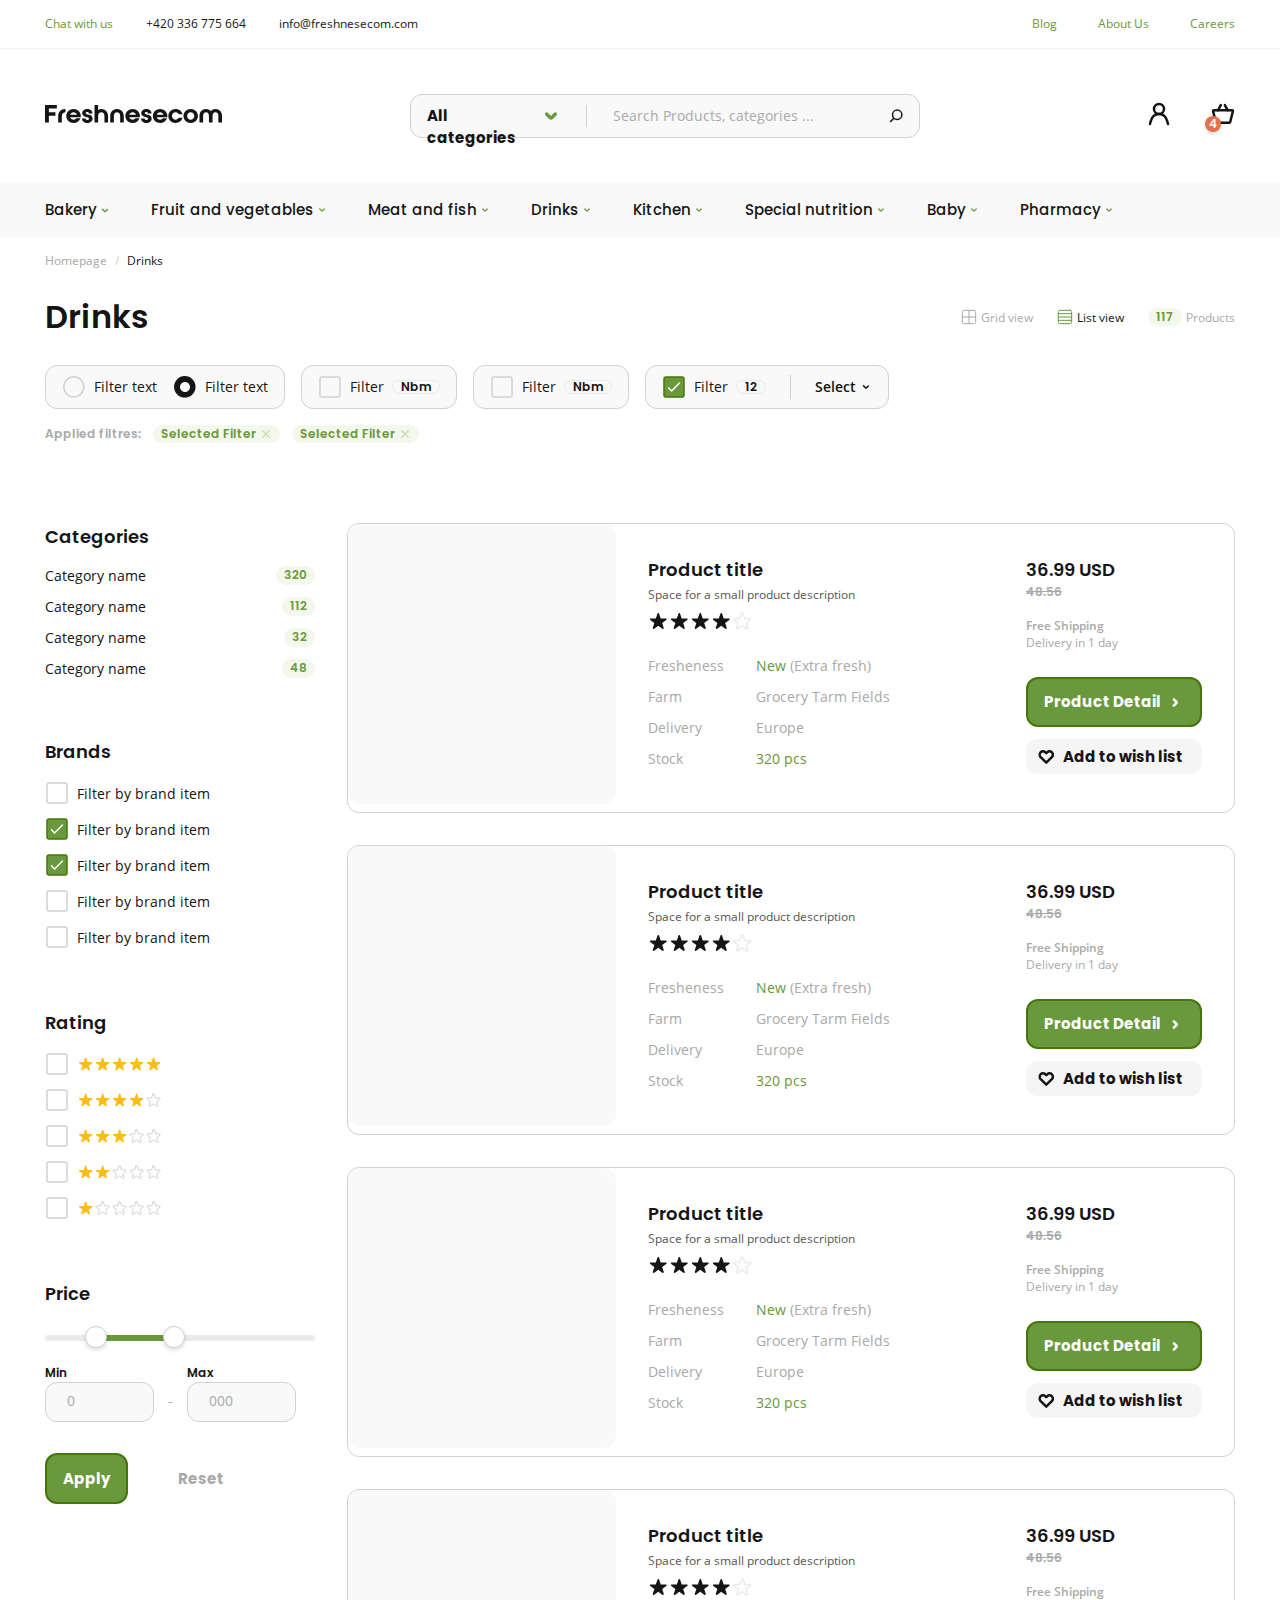
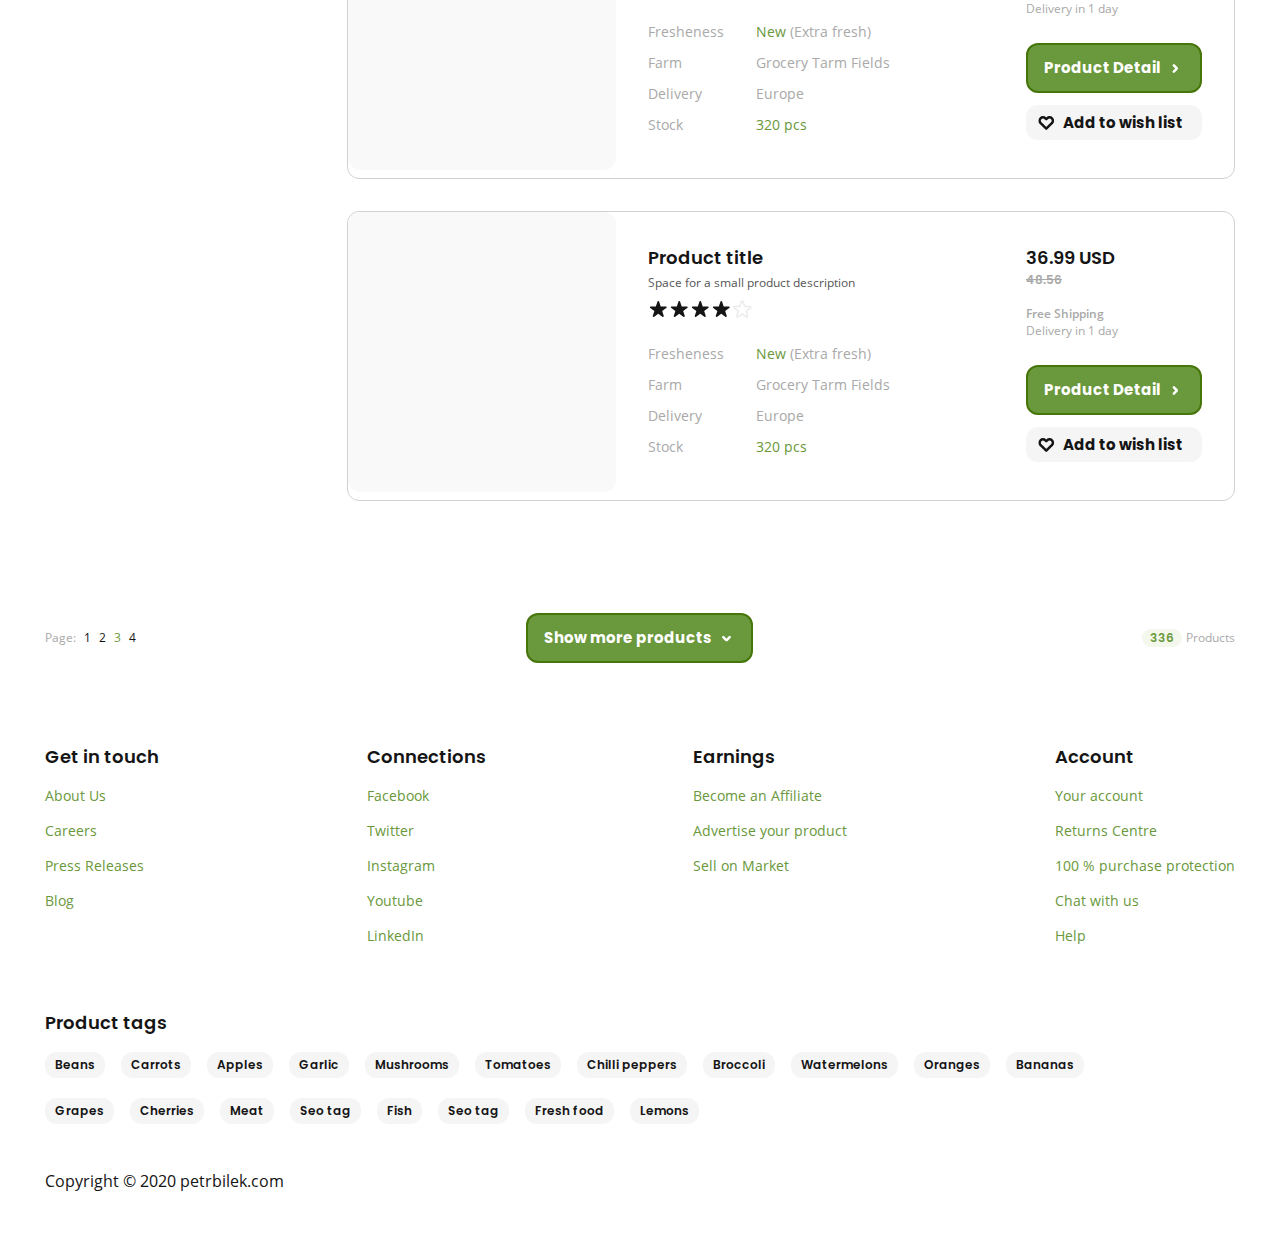
<file: drinks.html>
<!DOCTYPE html>

</html lang="en">

<head>
    <meta charset="UTF-8">
    <title>Drinks</title>
    <link rel="stylesheet" href="fonts.css">
    <link rel="stylesheet" href="style.css">
</head>

<body>
    <header class="small-header container row">
        <div class="left row">
            <a href="#" class="chat">Chat with us</a>
            <p class="info">+420 336 775 664</p>
            <p class="info">info@freshnesecom.com</p>
        </div>
        <div class="right">
            <a href="blog.html" class="menu-item">Blog</a>
            <a href="#" class="menu-item">About Us</a>
            <a href="#" class="menu-item">Careers</a>
        </div>
    </header>

    <header class="big-header container row">
        <div class="logo-container">
            <a href="index.html"><img src="img/logo.svg" alt="logo"></a>
        </div>
        <div class="search row">
            <div class="select row">
                <p class="select-category">All categories</p>
                <img src="icons/arrow-down-more.svg" alt="select">
            </div>
            <input type="text" class="search-input" placeholder="Search Products, categories ...">
            <img src="icons/search-icon.svg" alt="search icon" class="search-icon" draggable="false">
        </div>
        <div class="user-panel row">
            <div class="user-icon">
                <img src="icons/user-icon.svg" alt="user icon">
            </div>
            <div class="cart">
                <div class="cart-value">4</div>
                <img src="icons/cart-icon.svg" alt="cart">
            </div>
        </div>
    </header>

    <nav class="main-nav container row">
        <div class="menu-item row">
            <a href="bakery.html">Bakery</a>
            <img src="icons/arrow-small-down.svg" alt="arrow">
        </div>
        <div class="menu-item row">
            <a href="fruit-and-vegetables.html">Fruit and vegetables</a>
            <img src="icons/arrow-small-down.svg" alt="arrow" width="12" height="12">
        </div>
        <div class="menu-item row">
            <a href="meat-and-fish.html">Meat and fish</a>
            <img src="icons/arrow-small-down.svg" alt="arrow" width="12" height="12">
        </div>
        <div class="menu-item row">
            <a href="drinks.html">Drinks</a>
            <img src="icons/arrow-small-down.svg" alt="arrow" width="12" height="12">
        </div>
        <div class="menu-item row">
            <a href="kitchen.html">Kitchen</a>
            <img src="icons/arrow-small-down.svg" alt="arrow" width="12" height="12">
        </div>
        <div class="menu-item row">
            <a href="special-nutrition.html">Special nutrition</a>
            <img src="icons/arrow-small-down.svg" alt="arrow" width="12" height="12">
        </div>
        <div class="menu-item row">
            <a href="baby.html">Baby</a>
            <img src="icons/arrow-small-down.svg" alt="arrow" width="12" height="12">
        </div>
        <div class="menu-item row">
            <a href="pharmacy.html">Pharmacy</a>
            <img src="icons/arrow-small-down.svg" alt="arrow" width="12" height="12">
        </div>
    </nav>

    <main>
        <section class="path-section container row">
            <a href="index.html" class="home">Homepage</a>
            <p class="slash">/</p>
            <p class="sel-cat">Drinks</p>
        </section>

        <section class="title-nav container row">
            <div>
                <h1 class="title">Drinks</h1>
            </div>
            <div class="right-row row">
                <div class="row">
                    <label class="block view row">
                        <input type="radio" name="list" />
                        <div class="grid-view"></div>
                        <p class="view-text">Grid view</p>
                    </label>
                    <label class="block view row">
                        <input type="radio" name="list" checked />
                        <div class="list-view"></div>
                        <p class="view-text">List view</p>
                    </label>
                </div>
                <div class="block row">
                    <div class="green-tag">117</div>
                    <p>Products</p>
                </div>
            </div>
        </section>

        <section class="main-filtres container">
            <div class="row">
                <div class="row filter-block">
                    <label class="label-radio row">
                        <input type="radio" name="filter-text" />
                        <div class="radio-icon"></div>
                        <p class="radio-name">Filter text</p>
                    </label>
                    <label class="label-radio row">
                        <input type="radio" name="filter-text" checked />
                        <div class="radio-icon"></div>
                        <p class="radio-name">Filter text</p>
                    </label>
                </div>

                <div class="row filter-block">
                    <label class="check-filter row">
                        <input type="checkbox" name="check-filter" />
                        <div class="check-icon"></div>
                        <p class="check-name">Filter</p>
                    </label>
                    <label class="nbm-filter row">
                        <input type="checkbox" name="check-filter" />
                        <p class="tag-name">Nbm</p>
                    </label>
                </div>

                <div class="row filter-block">
                    <label class="check-filter row">
                        <input type="checkbox" name="check-filter" />
                        <div class="check-icon"></div>
                        <p class="check-name">Filter</p>
                    </label>
                    <label class="nbm-filter row">
                        <input type="checkbox" name="check-filter" />
                        <p class="tag-name">Nbm</p>
                    </label>
                </div>

                <div class="row filter-block">
                    <div class="left row">
                        <label class="check-filter row">
                            <input type="checkbox" name="check-filter" checked />
                            <div class="check-icon"></div>
                            <p class="check-name">Filter</p>
                        </label>
                        <label class="nbm-filter row">
                            <input type="checkbox" name="check-filter" />
                            <p class="tag-name">12</p>
                        </label>
                    </div>
                    <div class="select-block right row">
                        <p>Select</p>
                        <img src="icons/select-icon.svg" alt="">
                    </div>
                </div>

            </div>
            <div class="tags-row row">
                <p class="caption">Applied filtres:</p>
                <label class="label-tag row">
                    <input type="checkbox" name="check-tag" />
                    <p class="tag-name">Selected Filter</p>
                    <div class="cross-icon"></div>
                </label>
                <label class="label-tag row">
                    <input type="checkbox" name="check-tag" />
                    <p class="tag-name">Selected Filter</p>
                    <div class="cross-icon"></div>
                </label>
            </div>
        </section>

        <section class="main-prod-section row">
            <div class="product-filters column">
                <div class="filters-column categories column">
                    <h2 class="filter-title">Categories</h2>
                    <div class="cat-name row">
                        <p class="name">Category name</p>
                        <p class="value green-tag">320</p>
                    </div>
                    <div class="cat-name row">
                        <p class="name">Category name</p>
                        <p class="value green-tag">112</p>
                    </div>
                    <div class="cat-name row">
                        <p class="name">Category name</p>
                        <p class="value green-tag">32</p>
                    </div>
                    <div class="cat-name row">
                        <p class="name">Category name</p>
                        <p class="value green-tag">48</p>
                    </div>
                </div>

                <div class="filters-column brands column">
                    <h2 class="filter-title">Brands</h2>
                    <label class="check-filter row">
                        <input type="checkbox" name="check-filter" />
                        <div class="check-icon"></div>
                        <p class="check-name">Filter by brand item</p>
                    </label>
                    <label class="check-filter row">
                        <input type="checkbox" name="check-filter" checked />
                        <div class="check-icon"></div>
                        <p class="check-name">Filter by brand item</p>
                    </label>
                    <label class="check-filter row">
                        <input type="checkbox" name="check-filter" checked />
                        <div class="check-icon"></div>
                        <p class="check-name">Filter by brand item</p>
                    </label>
                    <label class="check-filter row">
                        <input type="checkbox" name="check-filter" />
                        <div class="check-icon"></div>
                        <p class="check-name">Filter by brand item</p>
                    </label>
                    <label class="check-filter row">
                        <input type="checkbox" name="check-filter" />
                        <div class="check-icon"></div>
                        <p class="check-name">Filter by brand item</p>
                    </label>
                </div>

                <div class="filters-column rating column">
                    <h2 class="filter-title">Rating</h2>
                    <label class="check-filter row">
                        <input type="checkbox" name="check-filter" />
                        <div class="check-icon"></div>
                        <div class="stars row">
                            <img src="icons/star-yellow.svg" alt="star" class="star">
                            <img src="icons/star-yellow.svg" alt="star" class="star">
                            <img src="icons/star-yellow.svg" alt="star" class="star">
                            <img src="icons/star-yellow.svg" alt="star" class="star">
                            <img src="icons/star-yellow.svg" alt="star" class="star">
                        </div>
                    </label>
                    <label class="check-filter row">
                        <input type="checkbox" name="check-filter" />
                        <div class="check-icon"></div>
                        <div class="stars row">
                            <img src="icons/star-yellow.svg" alt="star" class="star">
                            <img src="icons/star-yellow.svg" alt="star" class="star">
                            <img src="icons/star-yellow.svg" alt="star" class="star">
                            <img src="icons/star-yellow.svg" alt="star" class="star">
                            <img src="icons/star-transparent.svg" alt="star" class="star">
                        </div>
                    </label>
                    <label class="check-filter row">
                        <input type="checkbox" name="check-filter" />
                        <div class="check-icon"></div>
                        <div class="stars row">
                            <img src="icons/star-yellow.svg" alt="star" class="star">
                            <img src="icons/star-yellow.svg" alt="star" class="star">
                            <img src="icons/star-yellow.svg" alt="star" class="star">
                            <img src="icons/star-transparent.svg" alt="star" class="star">
                            <img src="icons/star-transparent.svg" alt="star" class="star">
                        </div>
                    </label>
                    <label class="check-filter row">
                        <input type="checkbox" name="check-filter" />
                        <div class="check-icon"></div>
                        <div class="stars row">
                            <img src="icons/star-yellow.svg" alt="star" class="star">
                            <img src="icons/star-yellow.svg" alt="star" class="star">
                            <img src="icons/star-transparent.svg" alt="star" class="star">
                            <img src="icons/star-transparent.svg" alt="star" class="star">
                            <img src="icons/star-transparent.svg" alt="star" class="star">
                        </div>
                    </label>
                    <label class="check-filter row">
                        <input type="checkbox" name="check-filter" />
                        <div class="check-icon"></div>
                        <div class="stars row">
                            <img src="icons/star-yellow.svg" alt="star" class="star">
                            <img src="icons/star-transparent.svg" alt="star" class="star">
                            <img src="icons/star-transparent.svg" alt="star" class="star">
                            <img src="icons/star-transparent.svg" alt="star" class="star">
                            <img src="icons/star-transparent.svg" alt="star" class="star">
                        </div>
                    </label>
                </div>

                <div class="filters-column price column">
                    <h2 class="filter-title">Price</h2>
                    <div class="slider row">
                        <div class="line"></div>
                        <div class="line"></div>
                        <div class="line"></div>
                        <div class="circle"></div>
                        <div class="circle"></div>
                    </div>
                    <div class="minmax row">
                        <div class="from column">
                            <p>Min</p>
                            <input type="text" name="price" placeholder="0">
                        </div>
                        <div class="hyphen column">-</div>
                        <div class="to column">
                            <p>Max</p>
                            <input type="text" name="price" placeholder="000">
                        </div>
                    </div>
                    <div class="button-row">
                        <a href="#" class="green-btn">Apply</a>
                        <a href="#" class="reset-btn">Reset</a>
                    </div>
                </div>
            </div>

            <div class="product-cards column">
                <div class="big-product-card row">
                    <div class="img-container">
                        <div class="img-sub"></div>
                    </div>
                    <div class="card-info row">
                        <div class="chara-info column">
                            <h3 class="product-name">Product title</h3>
                            <p class="description">Space for a small product description</p>
                            <div class="rating row">
                                <img src="icons/star-black.svg" alt="star">
                                <img src="icons/star-black.svg" alt="star">
                                <img src="icons/star-black.svg" alt="star">
                                <img src="icons/star-black.svg" alt="star">
                                <img src="icons/star-black-transparent.svg" alt="star">
                            </div>
                            <div class="basic-info row">
                                <div class="column column-1">
                                    <p>Fresheness</p>
                                    <p>Farm</p>
                                    <p>Delivery</p>
                                    <p>Stock</p>
                                </div>
                                <div class="column">
                                    <p><span class="green">New</span> (Extra fresh)</p>
                                    <p>Grocery Tarm Fields</p>
                                    <p>Europe</p>
                                    <p class="green">320 pcs</p>
                                </div>
                            </div>
                        </div>
                        <div class="price-info column">
                            <div class="price-div">
                                <p class="price">36.99 USD</p>
                                <p class="old-price">48.56</p>
                            </div>
                            <div class="delivery-info">
                                <p class="ship-bold">Free Shipping</p>
                                <p>Delivery in 1 day</p>
                            </div>
                            <div class="buttons-div">
                                <div class="detail-btn row">
                                    <a href="#">Product Detail</a>
                                    <img src="icons/arrow-right-white.svg" alt="arrow">
                                </div>
                                <div class="wish-btn row">
                                    <img src="icons/heart-icon.svg" alt="heart">
                                    <a href="#">Add to wish list</a>
                                </div>
                            </div>
                        </div>
                    </div>
                </div>

                <div class="big-product-card row">
                    <div class="img-container">
                        <div class="img-sub"></div>
                    </div>
                    <div class="card-info row">
                        <div class="chara-info column">
                            <h3 class="product-name">Product title</h3>
                            <p class="description">Space for a small product description</p>
                            <div class="rating row">
                                <img src="icons/star-black.svg" alt="star">
                                <img src="icons/star-black.svg" alt="star">
                                <img src="icons/star-black.svg" alt="star">
                                <img src="icons/star-black.svg" alt="star">
                                <img src="icons/star-black-transparent.svg" alt="star">
                            </div>
                            <div class="basic-info row">
                                <div class="column column-1">
                                    <p>Fresheness</p>
                                    <p>Farm</p>
                                    <p>Delivery</p>
                                    <p>Stock</p>
                                </div>
                                <div class="column">
                                    <p><span class="green">New</span> (Extra fresh)</p>
                                    <p>Grocery Tarm Fields</p>
                                    <p>Europe</p>
                                    <p class="green">320 pcs</p>
                                </div>
                            </div>
                        </div>
                        <div class="price-info column">
                            <div class="price-div">
                                <p class="price">36.99 USD</p>
                                <p class="old-price">48.56</p>
                            </div>
                            <div class="delivery-info">
                                <p class="ship-bold">Free Shipping</p>
                                <p>Delivery in 1 day</p>
                            </div>
                            <div class="buttons-div">
                                <div class="detail-btn row">
                                    <a href="#">Product Detail</a>
                                    <img src="icons/arrow-right-white.svg" alt="arrow">
                                </div>
                                <div class="wish-btn row">
                                    <img src="icons/heart-icon.svg" alt="heart">
                                    <a href="#">Add to wish list</a>
                                </div>
                            </div>
                        </div>
                    </div>
                </div>

                <div class="big-product-card row">
                    <div class="img-container">
                        <div class="img-sub"></div>
                    </div>
                    <div class="card-info row">
                        <div class="chara-info column">
                            <h3 class="product-name">Product title</h3>
                            <p class="description">Space for a small product description</p>
                            <div class="rating row">
                                <img src="icons/star-black.svg" alt="star">
                                <img src="icons/star-black.svg" alt="star">
                                <img src="icons/star-black.svg" alt="star">
                                <img src="icons/star-black.svg" alt="star">
                                <img src="icons/star-black-transparent.svg" alt="star">
                            </div>
                            <div class="basic-info row">
                                <div class="column column-1">
                                    <p>Fresheness</p>
                                    <p>Farm</p>
                                    <p>Delivery</p>
                                    <p>Stock</p>
                                </div>
                                <div class="column">
                                    <p><span class="green">New</span> (Extra fresh)</p>
                                    <p>Grocery Tarm Fields</p>
                                    <p>Europe</p>
                                    <p class="green">320 pcs</p>
                                </div>
                            </div>
                        </div>
                        <div class="price-info column">
                            <div class="price-div">
                                <p class="price">36.99 USD</p>
                                <p class="old-price">48.56</p>
                            </div>
                            <div class="delivery-info">
                                <p class="ship-bold">Free Shipping</p>
                                <p>Delivery in 1 day</p>
                            </div>
                            <div class="buttons-div">
                                <div class="detail-btn row">
                                    <a href="#">Product Detail</a>
                                    <img src="icons/arrow-right-white.svg" alt="arrow">
                                </div>
                                <div class="wish-btn row">
                                    <img src="icons/heart-icon.svg" alt="heart">
                                    <a href="#">Add to wish list</a>
                                </div>
                            </div>
                        </div>
                    </div>
                </div>

                <div class="big-product-card row">
                    <div class="img-container">
                        <div class="img-sub"></div>
                    </div>
                    <div class="card-info row">
                        <div class="chara-info column">
                            <h3 class="product-name">Product title</h3>
                            <p class="description">Space for a small product description</p>
                            <div class="rating row">
                                <img src="icons/star-black.svg" alt="star">
                                <img src="icons/star-black.svg" alt="star">
                                <img src="icons/star-black.svg" alt="star">
                                <img src="icons/star-black.svg" alt="star">
                                <img src="icons/star-black-transparent.svg" alt="star">
                            </div>
                            <div class="basic-info row">
                                <div class="column column-1">
                                    <p>Fresheness</p>
                                    <p>Farm</p>
                                    <p>Delivery</p>
                                    <p>Stock</p>
                                </div>
                                <div class="column">
                                    <p><span class="green">New</span> (Extra fresh)</p>
                                    <p>Grocery Tarm Fields</p>
                                    <p>Europe</p>
                                    <p class="green">320 pcs</p>
                                </div>
                            </div>
                        </div>
                        <div class="price-info column">
                            <div class="price-div">
                                <p class="price">36.99 USD</p>
                                <p class="old-price">48.56</p>
                            </div>
                            <div class="delivery-info">
                                <p class="ship-bold">Free Shipping</p>
                                <p>Delivery in 1 day</p>
                            </div>
                            <div class="buttons-div">
                                <div class="detail-btn row">
                                    <a href="#">Product Detail</a>
                                    <img src="icons/arrow-right-white.svg" alt="arrow">
                                </div>
                                <div class="wish-btn row">
                                    <img src="icons/heart-icon.svg" alt="heart">
                                    <a href="#">Add to wish list</a>
                                </div>
                            </div>
                        </div>
                    </div>
                </div>

                <div class="big-product-card row">
                    <div class="img-container">
                        <div class="img-sub"></div>
                    </div>
                    <div class="card-info row">
                        <div class="chara-info column">
                            <h3 class="product-name">Product title</h3>
                            <p class="description">Space for a small product description</p>
                            <div class="rating row">
                                <img src="icons/star-black.svg" alt="star">
                                <img src="icons/star-black.svg" alt="star">
                                <img src="icons/star-black.svg" alt="star">
                                <img src="icons/star-black.svg" alt="star">
                                <img src="icons/star-black-transparent.svg" alt="star">
                            </div>
                            <div class="basic-info row">
                                <div class="column column-1">
                                    <p>Fresheness</p>
                                    <p>Farm</p>
                                    <p>Delivery</p>
                                    <p>Stock</p>
                                </div>
                                <div class="column">
                                    <p><span class="green">New</span> (Extra fresh)</p>
                                    <p>Grocery Tarm Fields</p>
                                    <p>Europe</p>
                                    <p class="green">320 pcs</p>
                                </div>
                            </div>
                        </div>
                        <div class="price-info column">
                            <div class="price-div">
                                <p class="price">36.99 USD</p>
                                <p class="old-price">48.56</p>
                            </div>
                            <div class="delivery-info">
                                <p class="ship-bold">Free Shipping</p>
                                <p>Delivery in 1 day</p>
                            </div>
                            <div class="buttons-div">
                                <div class="detail-btn row">
                                    <a href="#">Product Detail</a>
                                    <img src="icons/arrow-right-white.svg" alt="arrow">
                                </div>
                                <div class="wish-btn row">
                                    <img src="icons/heart-icon.svg" alt="heart">
                                    <a href="#">Add to wish list</a>
                                </div>
                            </div>
                        </div>
                    </div>
                </div>

            </div>
        </section>

        <section class="page-nav row">
            <div class="pages row">
                <p class="caption">Page:</p>
                <a href="#" class="page">1</a>
                <a href="#" class="page">2</a>
                <a href="#" class="page active">3</a>
                <a href="#" class="page">4</a>
            </div>
            <div class="green-btn row">
                <a href="#">Show more products</a>
                <img src="icons/arrow-down-white.svg" alt="arrow">
            </div>
            <div class="value-prod row">
                <p class="green-tag">336</p>
                <p class="name">Products</p>
            </div>
        </section>
    </main>

    <footer>
        <section class="links-section row">
            <div class="column">
                <p class="title">Get in touch</p>
                <ul>
                    <li><a href="#" class="link">About Us</a></li>
                    <li><a href="#" class="link">Careers</a></li>
                    <li><a href="#" class="link">Press Releases</a></li>
                    <li><a href="blog.html" class="link">Blog</a></li>
                </ul>
            </div>
            <div class="column">
                <p class="title">Connections</p>
                <ul>
                    <li><a href="#" class="link">Facebook</a></li>
                    <li><a href="#" class="link">Twitter</a></li>
                    <li><a href="#" class="link">Instagram</a></li>
                    <li><a href="#" class="link">Youtube</a></li>
                    <li><a href="#" class="link">LinkedIn</a></li>
                </ul>
            </div>
            <div class="column">
                <p class="title">Earnings</p>
                <ul>
                    <li><a href="#" class="link">Become an Affiliate</a></li>
                    <li><a href="#" class="link">Advertise your product</a></li>
                    <li><a href="#" class="link">Sell on Market</a></li>
                </ul>
            </div>
            <div class="column">
                <p class="title">Account</p>
                <ul>
                    <li><a href="#" class="link">Your account</a></li>
                    <li><a href="#" class="link">Returns Centre</a></li>
                    <li><a href="#" class="link">100 % purchase protection</a></li>
                    <li><a href="#" class="link">Chat with us</a></li>
                    <li><a href="#" class="link">Help</a></li>
                </ul>
            </div>
        </section>

        <section class="tags-section">
            <p class="tags-title">Product tags</p>
            <div class="tags-list row">
                <p class="tag">Beans</p>
                <p class="tag">Carrots</p>
                <p class="tag">Apples</p>
                <p class="tag">Garlic</p>
                <p class="tag">Mushrooms</p>
                <p class="tag">Tomatoes</p>
                <p class="tag">Chilli peppers</p>
                <p class="tag">Broccoli</p>
                <p class="tag">Watermelons</p>
                <p class="tag">Oranges</p>
                <p class="tag">Bananas</p>
                <p class="tag">Grapes</p>
                <p class="tag">Cherries</p>
                <p class="tag">Meat</p>
                <p class="tag">Seo tag</p>
                <p class="tag">Fish</p>
                <p class="tag">Seo tag</p>
                <p class="tag">Fresh food</p>
                <p class="tag">Lemons</p>
            </div>
        </section>

        <div class="copyright">
            <p>Copyright © 2020 petrbilek.com</p>
        </div>
    </footer>
</body>
</file>
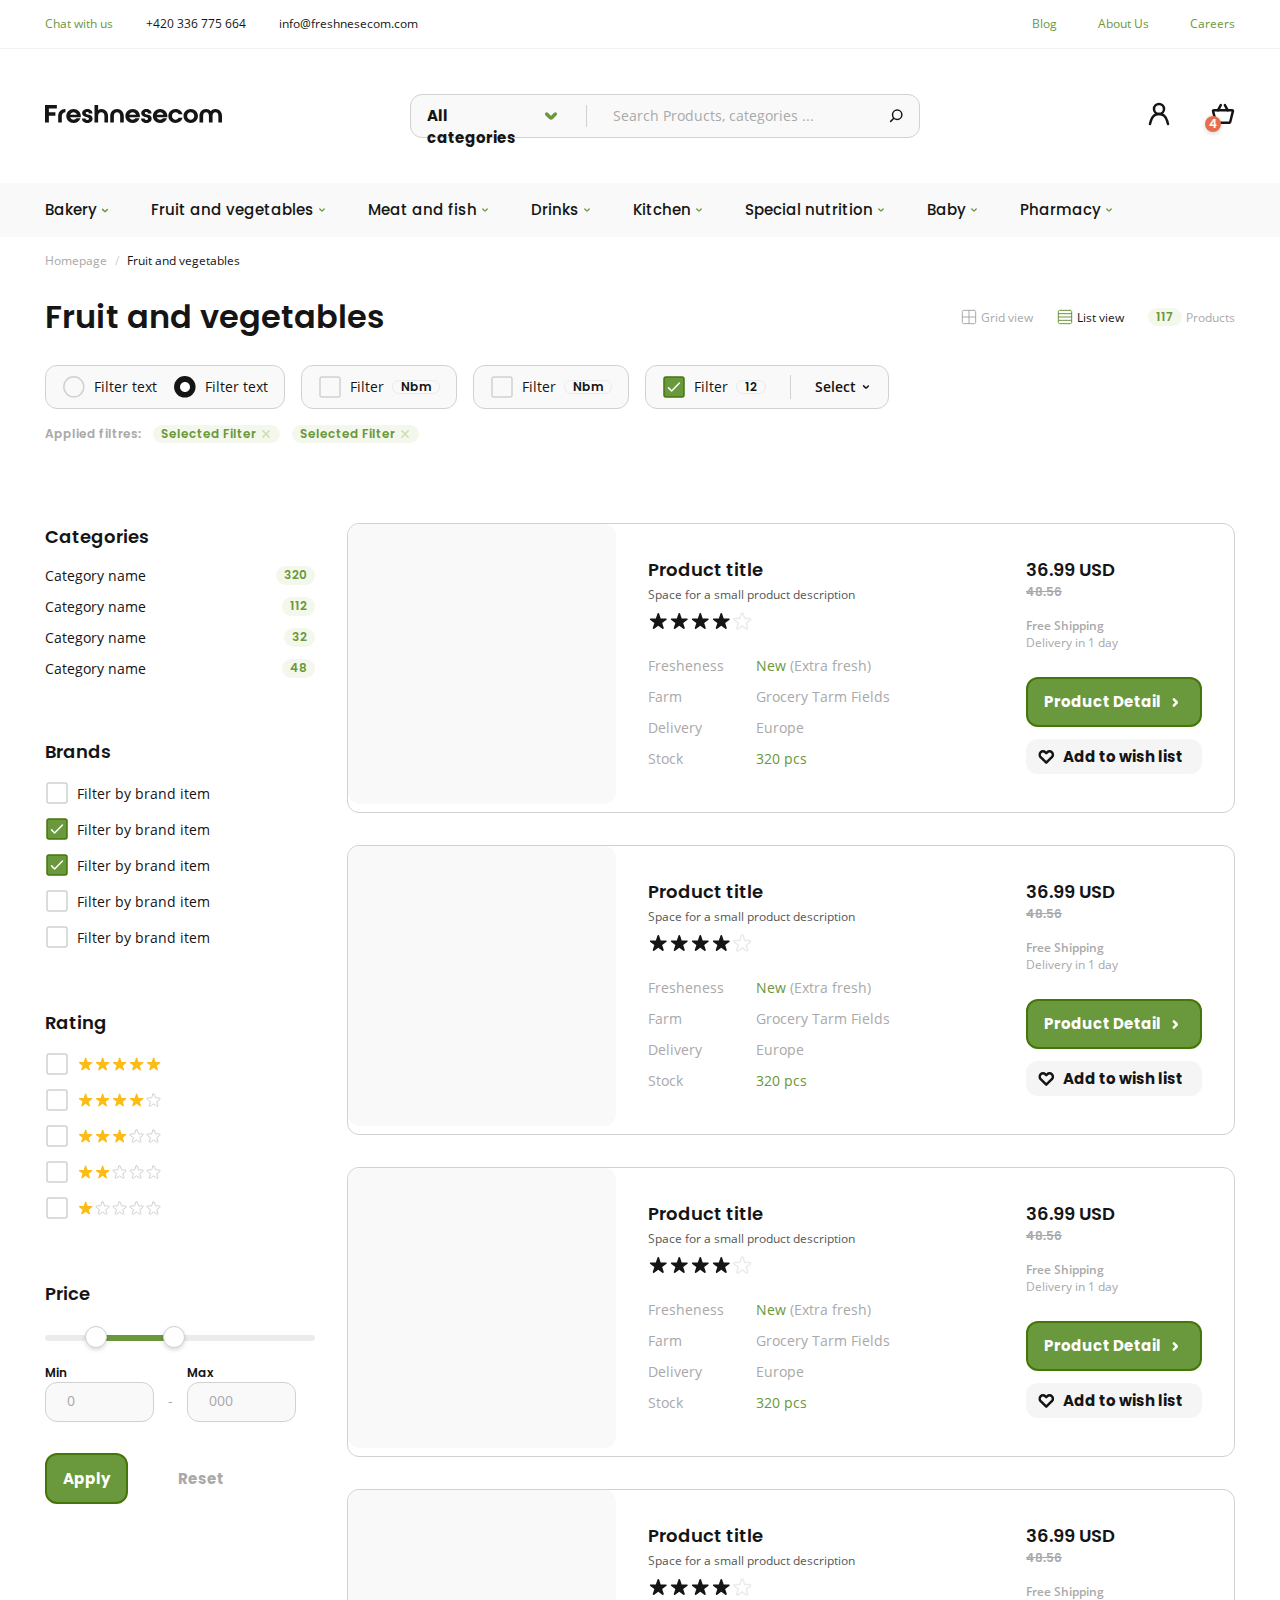
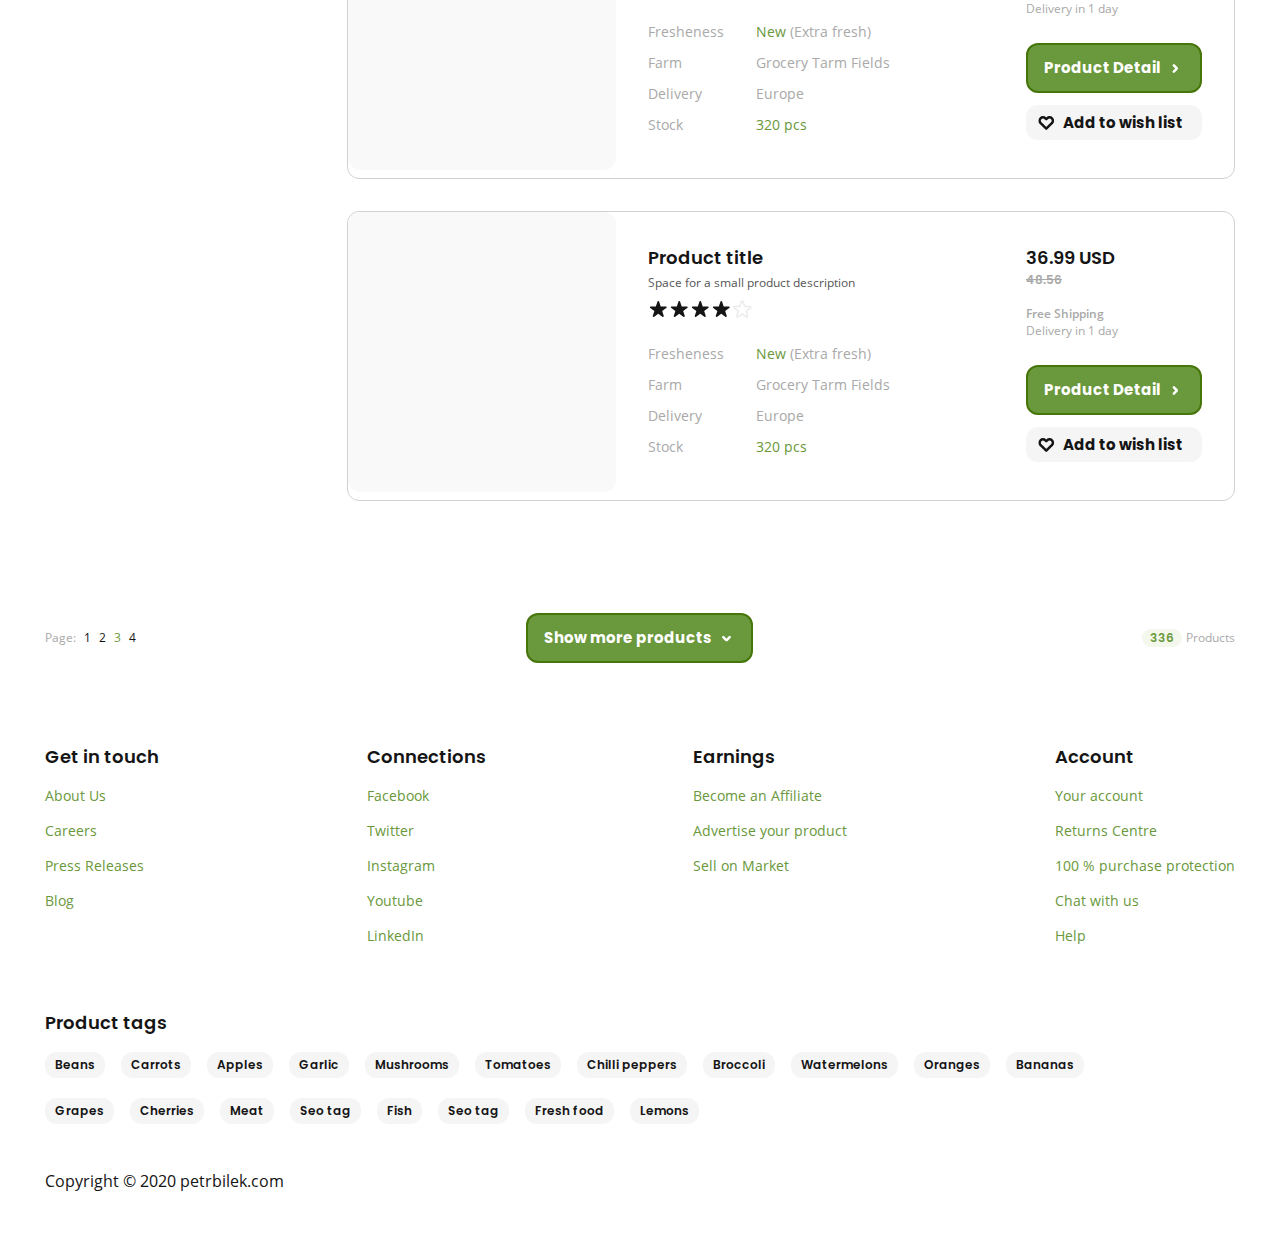
<file: fruit-and-vegetables.html>
<!DOCTYPE html>

</html lang="en">

<head>
    <meta charset="UTF-8">
    <title>Fruit and vegetables</title>
    <link rel="stylesheet" href="fonts.css">
    <link rel="stylesheet" href="style.css">
</head>

<body>
    <header class="small-header container row">
        <div class="left row">
            <a href="#" class="chat">Chat with us</a>
            <p class="info">+420 336 775 664</p>
            <p class="info">info@freshnesecom.com</p>
        </div>
        <div class="right">
            <a href="blog.html" class="menu-item">Blog</a>
            <a href="#" class="menu-item">About Us</a>
            <a href="#" class="menu-item">Careers</a>
        </div>
    </header>

    <header class="big-header container row">
        <div class="logo-container">
            <a href="index.html"><img src="img/logo.svg" alt="logo"></a>
        </div>
        <div class="search row">
            <div class="select row">
                <p class="select-category">All categories</p>
                <img src="icons/arrow-down-more.svg" alt="select">
            </div>
            <input type="text" class="search-input" placeholder="Search Products, categories ...">
            <img src="icons/search-icon.svg" alt="search icon" class="search-icon" draggable="false">
        </div>
        <div class="user-panel row">
            <div class="user-icon">
                <img src="icons/user-icon.svg" alt="user icon">
            </div>
            <div class="cart">
                <div class="cart-value">4</div>
                <img src="icons/cart-icon.svg" alt="cart">
            </div>
        </div>
    </header>

    <nav class="main-nav container row">
        <div class="menu-item row">
            <a href="bakery.html">Bakery</a>
            <img src="icons/arrow-small-down.svg" alt="arrow">
        </div>
        <div class="menu-item row">
            <a href="fruit-and-vegetables.html">Fruit and vegetables</a>
            <img src="icons/arrow-small-down.svg" alt="arrow" width="12" height="12">
        </div>
        <div class="menu-item row">
            <a href="meat-and-fish.html">Meat and fish</a>
            <img src="icons/arrow-small-down.svg" alt="arrow" width="12" height="12">
        </div>
        <div class="menu-item row">
            <a href="drinks.html">Drinks</a>
            <img src="icons/arrow-small-down.svg" alt="arrow" width="12" height="12">
        </div>
        <div class="menu-item row">
            <a href="kitchen.html">Kitchen</a>
            <img src="icons/arrow-small-down.svg" alt="arrow" width="12" height="12">
        </div>
        <div class="menu-item row">
            <a href="special-nutrition.html">Special nutrition</a>
            <img src="icons/arrow-small-down.svg" alt="arrow" width="12" height="12">
        </div>
        <div class="menu-item row">
            <a href="baby.html">Baby</a>
            <img src="icons/arrow-small-down.svg" alt="arrow" width="12" height="12">
        </div>
        <div class="menu-item row">
            <a href="pharmacy.html">Pharmacy</a>
            <img src="icons/arrow-small-down.svg" alt="arrow" width="12" height="12">
        </div>
    </nav>

    <main>
        <section class="path-section container row">
            <a href="index.html" class="home">Homepage</a>
            <p class="slash">/</p>
            <p class="sel-cat">Fruit and vegetables</p>
        </section>

        <section class="title-nav container row">
            <div>
                <h1 class="title">Fruit and vegetables</h1>
            </div>
            <div class="right-row row">
                <div class="row">
                    <label class="block view row">
                        <input type="radio" name="list" />
                        <div class="grid-view"></div>
                        <p class="view-text">Grid view</p>
                    </label>
                    <label class="block view row">
                        <input type="radio" name="list" checked />
                        <div class="list-view"></div>
                        <p class="view-text">List view</p>
                    </label>
                </div>
                <div class="block row">
                    <div class="green-tag">117</div>
                    <p>Products</p>
                </div>
            </div>
        </section>

        <section class="main-filtres container">
            <div class="row">
                <div class="row filter-block">
                    <label class="label-radio row">
                        <input type="radio" name="filter-text" />
                        <div class="radio-icon"></div>
                        <p class="radio-name">Filter text</p>
                    </label>
                    <label class="label-radio row">
                        <input type="radio" name="filter-text" checked />
                        <div class="radio-icon"></div>
                        <p class="radio-name">Filter text</p>
                    </label>
                </div>

                <div class="row filter-block">
                    <label class="check-filter row">
                        <input type="checkbox" name="check-filter" />
                        <div class="check-icon"></div>
                        <p class="check-name">Filter</p>
                    </label>
                    <label class="nbm-filter row">
                        <input type="checkbox" name="check-filter" />
                        <p class="tag-name">Nbm</p>
                    </label>
                </div>

                <div class="row filter-block">
                    <label class="check-filter row">
                        <input type="checkbox" name="check-filter" />
                        <div class="check-icon"></div>
                        <p class="check-name">Filter</p>
                    </label>
                    <label class="nbm-filter row">
                        <input type="checkbox" name="check-filter" />
                        <p class="tag-name">Nbm</p>
                    </label>
                </div>

                <div class="row filter-block">
                    <div class="left row">
                        <label class="check-filter row">
                            <input type="checkbox" name="check-filter" checked />
                            <div class="check-icon"></div>
                            <p class="check-name">Filter</p>
                        </label>
                        <label class="nbm-filter row">
                            <input type="checkbox" name="check-filter" />
                            <p class="tag-name">12</p>
                        </label>
                    </div>
                    <div class="select-block right row">
                        <p>Select</p>
                        <img src="icons/select-icon.svg" alt="">
                    </div>
                </div>

            </div>
            <div class="tags-row row">
                <p class="caption">Applied filtres:</p>
                <label class="label-tag row">
                    <input type="checkbox" name="check-tag" />
                    <p class="tag-name">Selected Filter</p>
                    <div class="cross-icon"></div>
                </label>
                <label class="label-tag row">
                    <input type="checkbox" name="check-tag" />
                    <p class="tag-name">Selected Filter</p>
                    <div class="cross-icon"></div>
                </label>
            </div>
        </section>

        <section class="main-prod-section row">
            <div class="product-filters column">
                <div class="filters-column categories column">
                    <h2 class="filter-title">Categories</h2>
                    <div class="cat-name row">
                        <p class="name">Category name</p>
                        <p class="value green-tag">320</p>
                    </div>
                    <div class="cat-name row">
                        <p class="name">Category name</p>
                        <p class="value green-tag">112</p>
                    </div>
                    <div class="cat-name row">
                        <p class="name">Category name</p>
                        <p class="value green-tag">32</p>
                    </div>
                    <div class="cat-name row">
                        <p class="name">Category name</p>
                        <p class="value green-tag">48</p>
                    </div>
                </div>

                <div class="filters-column brands column">
                    <h2 class="filter-title">Brands</h2>
                    <label class="check-filter row">
                        <input type="checkbox" name="check-filter" />
                        <div class="check-icon"></div>
                        <p class="check-name">Filter by brand item</p>
                    </label>
                    <label class="check-filter row">
                        <input type="checkbox" name="check-filter" checked />
                        <div class="check-icon"></div>
                        <p class="check-name">Filter by brand item</p>
                    </label>
                    <label class="check-filter row">
                        <input type="checkbox" name="check-filter" checked />
                        <div class="check-icon"></div>
                        <p class="check-name">Filter by brand item</p>
                    </label>
                    <label class="check-filter row">
                        <input type="checkbox" name="check-filter" />
                        <div class="check-icon"></div>
                        <p class="check-name">Filter by brand item</p>
                    </label>
                    <label class="check-filter row">
                        <input type="checkbox" name="check-filter" />
                        <div class="check-icon"></div>
                        <p class="check-name">Filter by brand item</p>
                    </label>
                </div>

                <div class="filters-column rating column">
                    <h2 class="filter-title">Rating</h2>
                    <label class="check-filter row">
                        <input type="checkbox" name="check-filter" />
                        <div class="check-icon"></div>
                        <div class="stars row">
                            <img src="icons/star-yellow.svg" alt="star" class="star">
                            <img src="icons/star-yellow.svg" alt="star" class="star">
                            <img src="icons/star-yellow.svg" alt="star" class="star">
                            <img src="icons/star-yellow.svg" alt="star" class="star">
                            <img src="icons/star-yellow.svg" alt="star" class="star">
                        </div>
                    </label>
                    <label class="check-filter row">
                        <input type="checkbox" name="check-filter" />
                        <div class="check-icon"></div>
                        <div class="stars row">
                            <img src="icons/star-yellow.svg" alt="star" class="star">
                            <img src="icons/star-yellow.svg" alt="star" class="star">
                            <img src="icons/star-yellow.svg" alt="star" class="star">
                            <img src="icons/star-yellow.svg" alt="star" class="star">
                            <img src="icons/star-transparent.svg" alt="star" class="star">
                        </div>
                    </label>
                    <label class="check-filter row">
                        <input type="checkbox" name="check-filter" />
                        <div class="check-icon"></div>
                        <div class="stars row">
                            <img src="icons/star-yellow.svg" alt="star" class="star">
                            <img src="icons/star-yellow.svg" alt="star" class="star">
                            <img src="icons/star-yellow.svg" alt="star" class="star">
                            <img src="icons/star-transparent.svg" alt="star" class="star">
                            <img src="icons/star-transparent.svg" alt="star" class="star">
                        </div>
                    </label>
                    <label class="check-filter row">
                        <input type="checkbox" name="check-filter" />
                        <div class="check-icon"></div>
                        <div class="stars row">
                            <img src="icons/star-yellow.svg" alt="star" class="star">
                            <img src="icons/star-yellow.svg" alt="star" class="star">
                            <img src="icons/star-transparent.svg" alt="star" class="star">
                            <img src="icons/star-transparent.svg" alt="star" class="star">
                            <img src="icons/star-transparent.svg" alt="star" class="star">
                        </div>
                    </label>
                    <label class="check-filter row">
                        <input type="checkbox" name="check-filter" />
                        <div class="check-icon"></div>
                        <div class="stars row">
                            <img src="icons/star-yellow.svg" alt="star" class="star">
                            <img src="icons/star-transparent.svg" alt="star" class="star">
                            <img src="icons/star-transparent.svg" alt="star" class="star">
                            <img src="icons/star-transparent.svg" alt="star" class="star">
                            <img src="icons/star-transparent.svg" alt="star" class="star">
                        </div>
                    </label>
                </div>

                <div class="filters-column price column">
                    <h2 class="filter-title">Price</h2>
                    <div class="slider row">
                        <div class="line"></div>
                        <div class="line"></div>
                        <div class="line"></div>
                        <div class="circle"></div>
                        <div class="circle"></div>
                    </div>
                    <div class="minmax row">
                        <div class="from column">
                            <p>Min</p>
                            <input type="text" name="price" placeholder="0">
                        </div>
                        <div class="hyphen column">-</div>
                        <div class="to column">
                            <p>Max</p>
                            <input type="text" name="price" placeholder="000">
                        </div>
                    </div>
                    <div class="button-row">
                        <a href="#" class="green-btn">Apply</a>
                        <a href="#" class="reset-btn">Reset</a>
                    </div>
                </div>
            </div>

            <div class="product-cards column">
                <div class="big-product-card row">
                    <div class="img-container">
                        <div class="img-sub"></div>
                    </div>
                    <div class="card-info row">
                        <div class="chara-info column">
                            <h3 class="product-name">Product title</h3>
                            <p class="description">Space for a small product description</p>
                            <div class="rating row">
                                <img src="icons/star-black.svg" alt="star">
                                <img src="icons/star-black.svg" alt="star">
                                <img src="icons/star-black.svg" alt="star">
                                <img src="icons/star-black.svg" alt="star">
                                <img src="icons/star-black-transparent.svg" alt="star">
                            </div>
                            <div class="basic-info row">
                                <div class="column column-1">
                                    <p>Fresheness</p>
                                    <p>Farm</p>
                                    <p>Delivery</p>
                                    <p>Stock</p>
                                </div>
                                <div class="column">
                                    <p><span class="green">New</span> (Extra fresh)</p>
                                    <p>Grocery Tarm Fields</p>
                                    <p>Europe</p>
                                    <p class="green">320 pcs</p>
                                </div>
                            </div>
                        </div>
                        <div class="price-info column">
                            <div class="price-div">
                                <p class="price">36.99 USD</p>
                                <p class="old-price">48.56</p>
                            </div>
                            <div class="delivery-info">
                                <p class="ship-bold">Free Shipping</p>
                                <p>Delivery in 1 day</p>
                            </div>
                            <div class="buttons-div">
                                <div class="detail-btn row">
                                    <a href="#">Product Detail</a>
                                    <img src="icons/arrow-right-white.svg" alt="arrow">
                                </div>
                                <div class="wish-btn row">
                                    <img src="icons/heart-icon.svg" alt="heart">
                                    <a href="#">Add to wish list</a>
                                </div>
                            </div>
                        </div>
                    </div>
                </div>

                <div class="big-product-card row">
                    <div class="img-container">
                        <div class="img-sub"></div>
                    </div>
                    <div class="card-info row">
                        <div class="chara-info column">
                            <h3 class="product-name">Product title</h3>
                            <p class="description">Space for a small product description</p>
                            <div class="rating row">
                                <img src="icons/star-black.svg" alt="star">
                                <img src="icons/star-black.svg" alt="star">
                                <img src="icons/star-black.svg" alt="star">
                                <img src="icons/star-black.svg" alt="star">
                                <img src="icons/star-black-transparent.svg" alt="star">
                            </div>
                            <div class="basic-info row">
                                <div class="column column-1">
                                    <p>Fresheness</p>
                                    <p>Farm</p>
                                    <p>Delivery</p>
                                    <p>Stock</p>
                                </div>
                                <div class="column">
                                    <p><span class="green">New</span> (Extra fresh)</p>
                                    <p>Grocery Tarm Fields</p>
                                    <p>Europe</p>
                                    <p class="green">320 pcs</p>
                                </div>
                            </div>
                        </div>
                        <div class="price-info column">
                            <div class="price-div">
                                <p class="price">36.99 USD</p>
                                <p class="old-price">48.56</p>
                            </div>
                            <div class="delivery-info">
                                <p class="ship-bold">Free Shipping</p>
                                <p>Delivery in 1 day</p>
                            </div>
                            <div class="buttons-div">
                                <div class="detail-btn row">
                                    <a href="#">Product Detail</a>
                                    <img src="icons/arrow-right-white.svg" alt="arrow">
                                </div>
                                <div class="wish-btn row">
                                    <img src="icons/heart-icon.svg" alt="heart">
                                    <a href="#">Add to wish list</a>
                                </div>
                            </div>
                        </div>
                    </div>
                </div>

                <div class="big-product-card row">
                    <div class="img-container">
                        <div class="img-sub"></div>
                    </div>
                    <div class="card-info row">
                        <div class="chara-info column">
                            <h3 class="product-name">Product title</h3>
                            <p class="description">Space for a small product description</p>
                            <div class="rating row">
                                <img src="icons/star-black.svg" alt="star">
                                <img src="icons/star-black.svg" alt="star">
                                <img src="icons/star-black.svg" alt="star">
                                <img src="icons/star-black.svg" alt="star">
                                <img src="icons/star-black-transparent.svg" alt="star">
                            </div>
                            <div class="basic-info row">
                                <div class="column column-1">
                                    <p>Fresheness</p>
                                    <p>Farm</p>
                                    <p>Delivery</p>
                                    <p>Stock</p>
                                </div>
                                <div class="column">
                                    <p><span class="green">New</span> (Extra fresh)</p>
                                    <p>Grocery Tarm Fields</p>
                                    <p>Europe</p>
                                    <p class="green">320 pcs</p>
                                </div>
                            </div>
                        </div>
                        <div class="price-info column">
                            <div class="price-div">
                                <p class="price">36.99 USD</p>
                                <p class="old-price">48.56</p>
                            </div>
                            <div class="delivery-info">
                                <p class="ship-bold">Free Shipping</p>
                                <p>Delivery in 1 day</p>
                            </div>
                            <div class="buttons-div">
                                <div class="detail-btn row">
                                    <a href="#">Product Detail</a>
                                    <img src="icons/arrow-right-white.svg" alt="arrow">
                                </div>
                                <div class="wish-btn row">
                                    <img src="icons/heart-icon.svg" alt="heart">
                                    <a href="#">Add to wish list</a>
                                </div>
                            </div>
                        </div>
                    </div>
                </div>

                <div class="big-product-card row">
                    <div class="img-container">
                        <div class="img-sub"></div>
                    </div>
                    <div class="card-info row">
                        <div class="chara-info column">
                            <h3 class="product-name">Product title</h3>
                            <p class="description">Space for a small product description</p>
                            <div class="rating row">
                                <img src="icons/star-black.svg" alt="star">
                                <img src="icons/star-black.svg" alt="star">
                                <img src="icons/star-black.svg" alt="star">
                                <img src="icons/star-black.svg" alt="star">
                                <img src="icons/star-black-transparent.svg" alt="star">
                            </div>
                            <div class="basic-info row">
                                <div class="column column-1">
                                    <p>Fresheness</p>
                                    <p>Farm</p>
                                    <p>Delivery</p>
                                    <p>Stock</p>
                                </div>
                                <div class="column">
                                    <p><span class="green">New</span> (Extra fresh)</p>
                                    <p>Grocery Tarm Fields</p>
                                    <p>Europe</p>
                                    <p class="green">320 pcs</p>
                                </div>
                            </div>
                        </div>
                        <div class="price-info column">
                            <div class="price-div">
                                <p class="price">36.99 USD</p>
                                <p class="old-price">48.56</p>
                            </div>
                            <div class="delivery-info">
                                <p class="ship-bold">Free Shipping</p>
                                <p>Delivery in 1 day</p>
                            </div>
                            <div class="buttons-div">
                                <div class="detail-btn row">
                                    <a href="#">Product Detail</a>
                                    <img src="icons/arrow-right-white.svg" alt="arrow">
                                </div>
                                <div class="wish-btn row">
                                    <img src="icons/heart-icon.svg" alt="heart">
                                    <a href="#">Add to wish list</a>
                                </div>
                            </div>
                        </div>
                    </div>
                </div>

                <div class="big-product-card row">
                    <div class="img-container">
                        <div class="img-sub"></div>
                    </div>
                    <div class="card-info row">
                        <div class="chara-info column">
                            <h3 class="product-name">Product title</h3>
                            <p class="description">Space for a small product description</p>
                            <div class="rating row">
                                <img src="icons/star-black.svg" alt="star">
                                <img src="icons/star-black.svg" alt="star">
                                <img src="icons/star-black.svg" alt="star">
                                <img src="icons/star-black.svg" alt="star">
                                <img src="icons/star-black-transparent.svg" alt="star">
                            </div>
                            <div class="basic-info row">
                                <div class="column column-1">
                                    <p>Fresheness</p>
                                    <p>Farm</p>
                                    <p>Delivery</p>
                                    <p>Stock</p>
                                </div>
                                <div class="column">
                                    <p><span class="green">New</span> (Extra fresh)</p>
                                    <p>Grocery Tarm Fields</p>
                                    <p>Europe</p>
                                    <p class="green">320 pcs</p>
                                </div>
                            </div>
                        </div>
                        <div class="price-info column">
                            <div class="price-div">
                                <p class="price">36.99 USD</p>
                                <p class="old-price">48.56</p>
                            </div>
                            <div class="delivery-info">
                                <p class="ship-bold">Free Shipping</p>
                                <p>Delivery in 1 day</p>
                            </div>
                            <div class="buttons-div">
                                <div class="detail-btn row">
                                    <a href="#">Product Detail</a>
                                    <img src="icons/arrow-right-white.svg" alt="arrow">
                                </div>
                                <div class="wish-btn row">
                                    <img src="icons/heart-icon.svg" alt="heart">
                                    <a href="#">Add to wish list</a>
                                </div>
                            </div>
                        </div>
                    </div>
                </div>

            </div>
        </section>

        <section class="page-nav row">
            <div class="pages row">
                <p class="caption">Page:</p>
                <a href="#" class="page">1</a>
                <a href="#" class="page">2</a>
                <a href="#" class="page active">3</a>
                <a href="#" class="page">4</a>
            </div>
            <div class="green-btn row">
                <a href="#">Show more products</a>
                <img src="icons/arrow-down-white.svg" alt="arrow">
            </div>
            <div class="value-prod row">
                <p class="green-tag">336</p>
                <p class="name">Products</p>
            </div>
        </section>
    </main>

    <footer>
        <section class="links-section row">
            <div class="column">
                <p class="title">Get in touch</p>
                <ul>
                    <li><a href="#" class="link">About Us</a></li>
                    <li><a href="#" class="link">Careers</a></li>
                    <li><a href="#" class="link">Press Releases</a></li>
                    <li><a href="blog.html" class="link">Blog</a></li>
                </ul>
            </div>
            <div class="column">
                <p class="title">Connections</p>
                <ul>
                    <li><a href="#" class="link">Facebook</a></li>
                    <li><a href="#" class="link">Twitter</a></li>
                    <li><a href="#" class="link">Instagram</a></li>
                    <li><a href="#" class="link">Youtube</a></li>
                    <li><a href="#" class="link">LinkedIn</a></li>
                </ul>
            </div>
            <div class="column">
                <p class="title">Earnings</p>
                <ul>
                    <li><a href="#" class="link">Become an Affiliate</a></li>
                    <li><a href="#" class="link">Advertise your product</a></li>
                    <li><a href="#" class="link">Sell on Market</a></li>
                </ul>
            </div>
            <div class="column">
                <p class="title">Account</p>
                <ul>
                    <li><a href="#" class="link">Your account</a></li>
                    <li><a href="#" class="link">Returns Centre</a></li>
                    <li><a href="#" class="link">100 % purchase protection</a></li>
                    <li><a href="#" class="link">Chat with us</a></li>
                    <li><a href="#" class="link">Help</a></li>
                </ul>
            </div>
        </section>

        <section class="tags-section">
            <p class="tags-title">Product tags</p>
            <div class="tags-list row">
                <p class="tag">Beans</p>
                <p class="tag">Carrots</p>
                <p class="tag">Apples</p>
                <p class="tag">Garlic</p>
                <p class="tag">Mushrooms</p>
                <p class="tag">Tomatoes</p>
                <p class="tag">Chilli peppers</p>
                <p class="tag">Broccoli</p>
                <p class="tag">Watermelons</p>
                <p class="tag">Oranges</p>
                <p class="tag">Bananas</p>
                <p class="tag">Grapes</p>
                <p class="tag">Cherries</p>
                <p class="tag">Meat</p>
                <p class="tag">Seo tag</p>
                <p class="tag">Fish</p>
                <p class="tag">Seo tag</p>
                <p class="tag">Fresh food</p>
                <p class="tag">Lemons</p>
            </div>
        </section>

        <div class="copyright">
            <p>Copyright © 2020 petrbilek.com</p>
        </div>
    </footer>
</body>
</file>
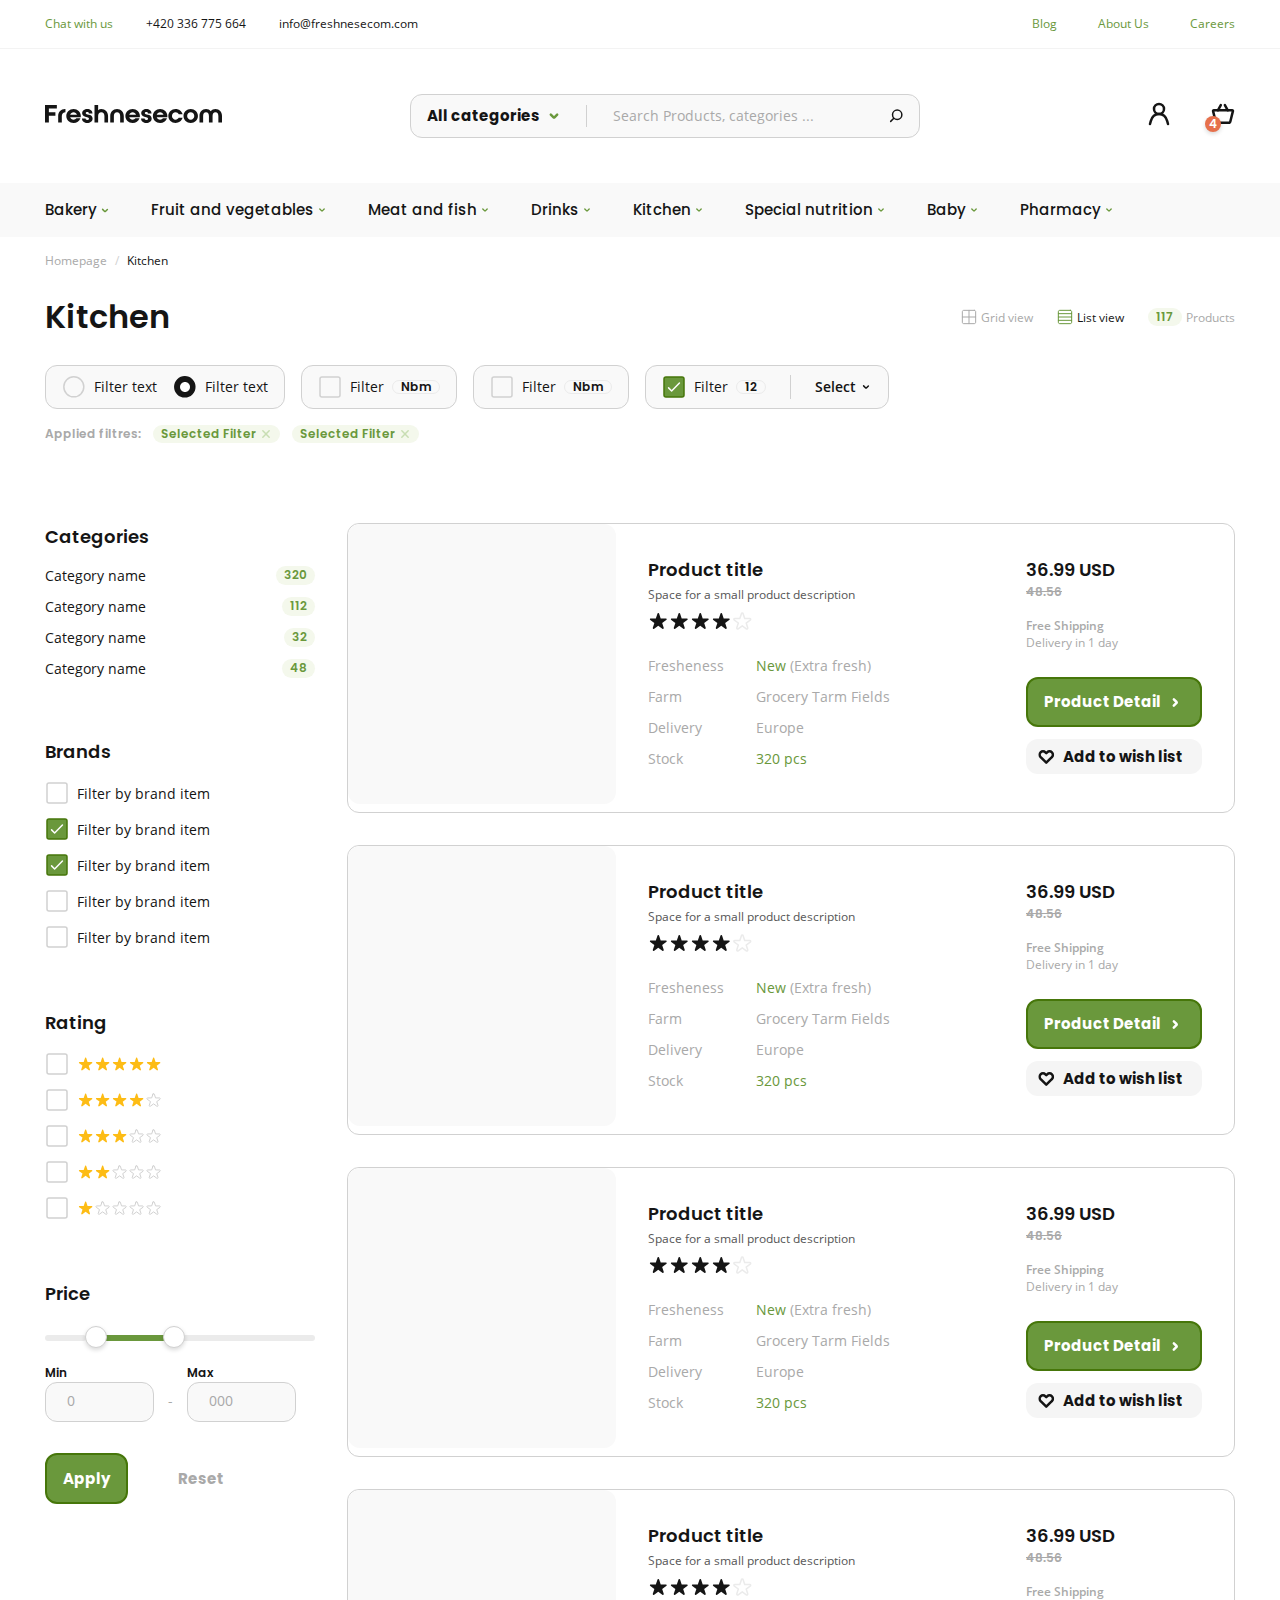
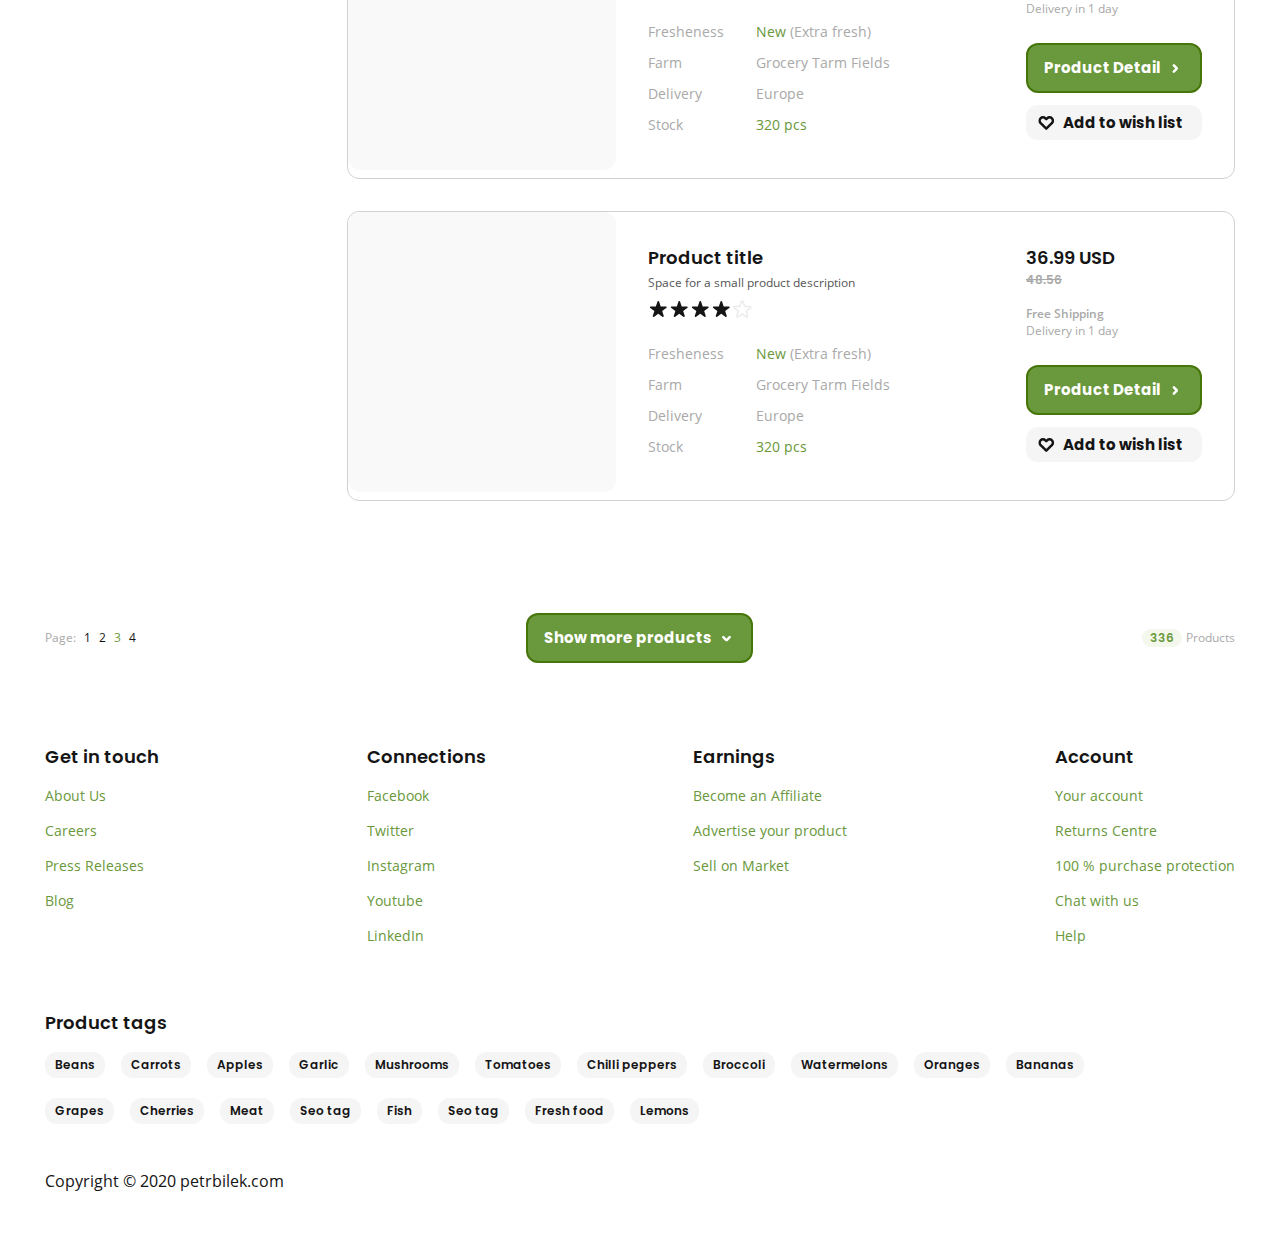
<file: kitchen.html>
<!DOCTYPE html>

</html lang="en">

<head>
    <meta charset="UTF-8">
    <title>Kitchen</title>
    <link rel="stylesheet" href="fonts.css">
    <link rel="stylesheet" href="style.css">
</head>

<body>
    <header class="small-header container row">
        <div class="left row">
            <a href="#" class="chat">Chat with us</a>
            <p class="info">+420 336 775 664</p>
            <p class="info">info@freshnesecom.com</p>
        </div>
        <div class="right">
            <a href="blog.html" class="menu-item">Blog</a>
            <a href="#" class="menu-item">About Us</a>
            <a href="#" class="menu-item">Careers</a>
        </div>
    </header>

    <header class="big-header container row">
        <div class="logo-container">
            <a href="index.html"><img src="img/logo.svg" alt="logo"></a>
        </div>
        <div class="search row">
            <div class="select row">
                <p class="select-category">All categories</p>
                <img src="icons/arrow-down-more.svg" alt="select">
            </div>
            <input type="text" class="search-input" placeholder="Search Products, categories ...">
            <img src="icons/search-icon.svg" alt="search icon" class="search-icon" draggable="false">
        </div>
        <div class="user-panel row">
            <div class="user-icon">
                <img src="icons/user-icon.svg" alt="user icon">
            </div>
            <div class="cart">
                <div class="cart-value">4</div>
                <img src="icons/cart-icon.svg" alt="cart">
            </div>
        </div>
    </header>

    <nav class="main-nav container row">
        <div class="menu-item row">
            <a href="bakery.html">Bakery</a>
            <img src="icons/arrow-small-down.svg" alt="arrow">
        </div>
        <div class="menu-item row">
            <a href="fruit-and-vegetables.html">Fruit and vegetables</a>
            <img src="icons/arrow-small-down.svg" alt="arrow" width="12" height="12">
        </div>
        <div class="menu-item row">
            <a href="meat-and-fish.html">Meat and fish</a>
            <img src="icons/arrow-small-down.svg" alt="arrow" width="12" height="12">
        </div>
        <div class="menu-item row">
            <a href="drinks.html">Drinks</a>
            <img src="icons/arrow-small-down.svg" alt="arrow" width="12" height="12">
        </div>
        <div class="menu-item row">
            <a href="kitchen.html">Kitchen</a>
            <img src="icons/arrow-small-down.svg" alt="arrow" width="12" height="12">
        </div>
        <div class="menu-item row">
            <a href="special-nutrition.html">Special nutrition</a>
            <img src="icons/arrow-small-down.svg" alt="arrow" width="12" height="12">
        </div>
        <div class="menu-item row">
            <a href="baby.html">Baby</a>
            <img src="icons/arrow-small-down.svg" alt="arrow" width="12" height="12">
        </div>
        <div class="menu-item row">
            <a href="pharmacy.html">Pharmacy</a>
            <img src="icons/arrow-small-down.svg" alt="arrow" width="12" height="12">
        </div>
    </nav>

    <main>
        <section class="path-section container row">
            <a href="index.html" class="home">Homepage</a>
            <p class="slash">/</p>
            <p class="sel-cat">Kitchen</p>
        </section>

        <section class="title-nav container row">
            <div>
                <h1 class="title">Kitchen</h1>
            </div>
            <div class="right-row row">
                <div class="row">
                    <label class="block view row">
                        <input type="radio" name="list" />
                        <div class="grid-view"></div>
                        <p class="view-text">Grid view</p>
                    </label>
                    <label class="block view row">
                        <input type="radio" name="list" checked />
                        <div class="list-view"></div>
                        <p class="view-text">List view</p>
                    </label>
                </div>
                <div class="block row">
                    <div class="green-tag">117</div>
                    <p>Products</p>
                </div>
            </div>
        </section>

        <section class="main-filtres container">
            <div class="row">
                <div class="row filter-block">
                    <label class="label-radio row">
                        <input type="radio" name="filter-text" />
                        <div class="radio-icon"></div>
                        <p class="radio-name">Filter text</p>
                    </label>
                    <label class="label-radio row">
                        <input type="radio" name="filter-text" checked />
                        <div class="radio-icon"></div>
                        <p class="radio-name">Filter text</p>
                    </label>
                </div>

                <div class="row filter-block">
                    <label class="check-filter row">
                        <input type="checkbox" name="check-filter" />
                        <div class="check-icon"></div>
                        <p class="check-name">Filter</p>
                    </label>
                    <label class="nbm-filter row">
                        <input type="checkbox" name="check-filter" />
                        <p class="tag-name">Nbm</p>
                    </label>
                </div>

                <div class="row filter-block">
                    <label class="check-filter row">
                        <input type="checkbox" name="check-filter" />
                        <div class="check-icon"></div>
                        <p class="check-name">Filter</p>
                    </label>
                    <label class="nbm-filter row">
                        <input type="checkbox" name="check-filter" />
                        <p class="tag-name">Nbm</p>
                    </label>
                </div>

                <div class="row filter-block">
                    <div class="left row">
                        <label class="check-filter row">
                            <input type="checkbox" name="check-filter" checked />
                            <div class="check-icon"></div>
                            <p class="check-name">Filter</p>
                        </label>
                        <label class="nbm-filter row">
                            <input type="checkbox" name="check-filter" />
                            <p class="tag-name">12</p>
                        </label>
                    </div>
                    <div class="select-block right row">
                        <p>Select</p>
                        <img src="icons/select-icon.svg" alt="">
                    </div>
                </div>

            </div>
            <div class="tags-row row">
                <p class="caption">Applied filtres:</p>
                <label class="label-tag row">
                    <input type="checkbox" name="check-tag" />
                    <p class="tag-name">Selected Filter</p>
                    <div class="cross-icon"></div>
                </label>
                <label class="label-tag row">
                    <input type="checkbox" name="check-tag" />
                    <p class="tag-name">Selected Filter</p>
                    <div class="cross-icon"></div>
                </label>
            </div>
        </section>

        <section class="main-prod-section row">
            <div class="product-filters column">
                <div class="filters-column categories column">
                    <h2 class="filter-title">Categories</h2>
                    <div class="cat-name row">
                        <p class="name">Category name</p>
                        <p class="value green-tag">320</p>
                    </div>
                    <div class="cat-name row">
                        <p class="name">Category name</p>
                        <p class="value green-tag">112</p>
                    </div>
                    <div class="cat-name row">
                        <p class="name">Category name</p>
                        <p class="value green-tag">32</p>
                    </div>
                    <div class="cat-name row">
                        <p class="name">Category name</p>
                        <p class="value green-tag">48</p>
                    </div>
                </div>

                <div class="filters-column brands column">
                    <h2 class="filter-title">Brands</h2>
                    <label class="check-filter row">
                        <input type="checkbox" name="check-filter" />
                        <div class="check-icon"></div>
                        <p class="check-name">Filter by brand item</p>
                    </label>
                    <label class="check-filter row">
                        <input type="checkbox" name="check-filter" checked />
                        <div class="check-icon"></div>
                        <p class="check-name">Filter by brand item</p>
                    </label>
                    <label class="check-filter row">
                        <input type="checkbox" name="check-filter" checked />
                        <div class="check-icon"></div>
                        <p class="check-name">Filter by brand item</p>
                    </label>
                    <label class="check-filter row">
                        <input type="checkbox" name="check-filter" />
                        <div class="check-icon"></div>
                        <p class="check-name">Filter by brand item</p>
                    </label>
                    <label class="check-filter row">
                        <input type="checkbox" name="check-filter" />
                        <div class="check-icon"></div>
                        <p class="check-name">Filter by brand item</p>
                    </label>
                </div>

                <div class="filters-column rating column">
                    <h2 class="filter-title">Rating</h2>
                    <label class="check-filter row">
                        <input type="checkbox" name="check-filter" />
                        <div class="check-icon"></div>
                        <div class="stars row">
                            <img src="icons/star-yellow.svg" alt="star" class="star">
                            <img src="icons/star-yellow.svg" alt="star" class="star">
                            <img src="icons/star-yellow.svg" alt="star" class="star">
                            <img src="icons/star-yellow.svg" alt="star" class="star">
                            <img src="icons/star-yellow.svg" alt="star" class="star">
                        </div>
                    </label>
                    <label class="check-filter row">
                        <input type="checkbox" name="check-filter" />
                        <div class="check-icon"></div>
                        <div class="stars row">
                            <img src="icons/star-yellow.svg" alt="star" class="star">
                            <img src="icons/star-yellow.svg" alt="star" class="star">
                            <img src="icons/star-yellow.svg" alt="star" class="star">
                            <img src="icons/star-yellow.svg" alt="star" class="star">
                            <img src="icons/star-transparent.svg" alt="star" class="star">
                        </div>
                    </label>
                    <label class="check-filter row">
                        <input type="checkbox" name="check-filter" />
                        <div class="check-icon"></div>
                        <div class="stars row">
                            <img src="icons/star-yellow.svg" alt="star" class="star">
                            <img src="icons/star-yellow.svg" alt="star" class="star">
                            <img src="icons/star-yellow.svg" alt="star" class="star">
                            <img src="icons/star-transparent.svg" alt="star" class="star">
                            <img src="icons/star-transparent.svg" alt="star" class="star">
                        </div>
                    </label>
                    <label class="check-filter row">
                        <input type="checkbox" name="check-filter" />
                        <div class="check-icon"></div>
                        <div class="stars row">
                            <img src="icons/star-yellow.svg" alt="star" class="star">
                            <img src="icons/star-yellow.svg" alt="star" class="star">
                            <img src="icons/star-transparent.svg" alt="star" class="star">
                            <img src="icons/star-transparent.svg" alt="star" class="star">
                            <img src="icons/star-transparent.svg" alt="star" class="star">
                        </div>
                    </label>
                    <label class="check-filter row">
                        <input type="checkbox" name="check-filter" />
                        <div class="check-icon"></div>
                        <div class="stars row">
                            <img src="icons/star-yellow.svg" alt="star" class="star">
                            <img src="icons/star-transparent.svg" alt="star" class="star">
                            <img src="icons/star-transparent.svg" alt="star" class="star">
                            <img src="icons/star-transparent.svg" alt="star" class="star">
                            <img src="icons/star-transparent.svg" alt="star" class="star">
                        </div>
                    </label>
                </div>

                <div class="filters-column price column">
                    <h2 class="filter-title">Price</h2>
                    <div class="slider row">
                        <div class="line"></div>
                        <div class="line"></div>
                        <div class="line"></div>
                        <div class="circle"></div>
                        <div class="circle"></div>
                    </div>
                    <div class="minmax row">
                        <div class="from column">
                            <p>Min</p>
                            <input type="text" name="price" placeholder="0">
                        </div>
                        <div class="hyphen column">-</div>
                        <div class="to column">
                            <p>Max</p>
                            <input type="text" name="price" placeholder="000">
                        </div>
                    </div>
                    <div class="button-row">
                        <a href="#" class="green-btn">Apply</a>
                        <a href="#" class="reset-btn">Reset</a>
                    </div>
                </div>
            </div>

            <div class="product-cards column">
                <div class="big-product-card row">
                    <div class="img-container">
                        <div class="img-sub"></div>
                    </div>
                    <div class="card-info row">
                        <div class="chara-info column">
                            <h3 class="product-name">Product title</h3>
                            <p class="description">Space for a small product description</p>
                            <div class="rating row">
                                <img src="icons/star-black.svg" alt="star">
                                <img src="icons/star-black.svg" alt="star">
                                <img src="icons/star-black.svg" alt="star">
                                <img src="icons/star-black.svg" alt="star">
                                <img src="icons/star-black-transparent.svg" alt="star">
                            </div>
                            <div class="basic-info row">
                                <div class="column column-1">
                                    <p>Fresheness</p>
                                    <p>Farm</p>
                                    <p>Delivery</p>
                                    <p>Stock</p>
                                </div>
                                <div class="column">
                                    <p><span class="green">New</span> (Extra fresh)</p>
                                    <p>Grocery Tarm Fields</p>
                                    <p>Europe</p>
                                    <p class="green">320 pcs</p>
                                </div>
                            </div>
                        </div>
                        <div class="price-info column">
                            <div class="price-div">
                                <p class="price">36.99 USD</p>
                                <p class="old-price">48.56</p>
                            </div>
                            <div class="delivery-info">
                                <p class="ship-bold">Free Shipping</p>
                                <p>Delivery in 1 day</p>
                            </div>
                            <div class="buttons-div">
                                <div class="detail-btn row">
                                    <a href="#">Product Detail</a>
                                    <img src="icons/arrow-right-white.svg" alt="arrow">
                                </div>
                                <div class="wish-btn row">
                                    <img src="icons/heart-icon.svg" alt="heart">
                                    <a href="#">Add to wish list</a>
                                </div>
                            </div>
                        </div>
                    </div>
                </div>

                <div class="big-product-card row">
                    <div class="img-container">
                        <div class="img-sub"></div>
                    </div>
                    <div class="card-info row">
                        <div class="chara-info column">
                            <h3 class="product-name">Product title</h3>
                            <p class="description">Space for a small product description</p>
                            <div class="rating row">
                                <img src="icons/star-black.svg" alt="star">
                                <img src="icons/star-black.svg" alt="star">
                                <img src="icons/star-black.svg" alt="star">
                                <img src="icons/star-black.svg" alt="star">
                                <img src="icons/star-black-transparent.svg" alt="star">
                            </div>
                            <div class="basic-info row">
                                <div class="column column-1">
                                    <p>Fresheness</p>
                                    <p>Farm</p>
                                    <p>Delivery</p>
                                    <p>Stock</p>
                                </div>
                                <div class="column">
                                    <p><span class="green">New</span> (Extra fresh)</p>
                                    <p>Grocery Tarm Fields</p>
                                    <p>Europe</p>
                                    <p class="green">320 pcs</p>
                                </div>
                            </div>
                        </div>
                        <div class="price-info column">
                            <div class="price-div">
                                <p class="price">36.99 USD</p>
                                <p class="old-price">48.56</p>
                            </div>
                            <div class="delivery-info">
                                <p class="ship-bold">Free Shipping</p>
                                <p>Delivery in 1 day</p>
                            </div>
                            <div class="buttons-div">
                                <div class="detail-btn row">
                                    <a href="#">Product Detail</a>
                                    <img src="icons/arrow-right-white.svg" alt="arrow">
                                </div>
                                <div class="wish-btn row">
                                    <img src="icons/heart-icon.svg" alt="heart">
                                    <a href="#">Add to wish list</a>
                                </div>
                            </div>
                        </div>
                    </div>
                </div>

                <div class="big-product-card row">
                    <div class="img-container">
                        <div class="img-sub"></div>
                    </div>
                    <div class="card-info row">
                        <div class="chara-info column">
                            <h3 class="product-name">Product title</h3>
                            <p class="description">Space for a small product description</p>
                            <div class="rating row">
                                <img src="icons/star-black.svg" alt="star">
                                <img src="icons/star-black.svg" alt="star">
                                <img src="icons/star-black.svg" alt="star">
                                <img src="icons/star-black.svg" alt="star">
                                <img src="icons/star-black-transparent.svg" alt="star">
                            </div>
                            <div class="basic-info row">
                                <div class="column column-1">
                                    <p>Fresheness</p>
                                    <p>Farm</p>
                                    <p>Delivery</p>
                                    <p>Stock</p>
                                </div>
                                <div class="column">
                                    <p><span class="green">New</span> (Extra fresh)</p>
                                    <p>Grocery Tarm Fields</p>
                                    <p>Europe</p>
                                    <p class="green">320 pcs</p>
                                </div>
                            </div>
                        </div>
                        <div class="price-info column">
                            <div class="price-div">
                                <p class="price">36.99 USD</p>
                                <p class="old-price">48.56</p>
                            </div>
                            <div class="delivery-info">
                                <p class="ship-bold">Free Shipping</p>
                                <p>Delivery in 1 day</p>
                            </div>
                            <div class="buttons-div">
                                <div class="detail-btn row">
                                    <a href="#">Product Detail</a>
                                    <img src="icons/arrow-right-white.svg" alt="arrow">
                                </div>
                                <div class="wish-btn row">
                                    <img src="icons/heart-icon.svg" alt="heart">
                                    <a href="#">Add to wish list</a>
                                </div>
                            </div>
                        </div>
                    </div>
                </div>

                <div class="big-product-card row">
                    <div class="img-container">
                        <div class="img-sub"></div>
                    </div>
                    <div class="card-info row">
                        <div class="chara-info column">
                            <h3 class="product-name">Product title</h3>
                            <p class="description">Space for a small product description</p>
                            <div class="rating row">
                                <img src="icons/star-black.svg" alt="star">
                                <img src="icons/star-black.svg" alt="star">
                                <img src="icons/star-black.svg" alt="star">
                                <img src="icons/star-black.svg" alt="star">
                                <img src="icons/star-black-transparent.svg" alt="star">
                            </div>
                            <div class="basic-info row">
                                <div class="column column-1">
                                    <p>Fresheness</p>
                                    <p>Farm</p>
                                    <p>Delivery</p>
                                    <p>Stock</p>
                                </div>
                                <div class="column">
                                    <p><span class="green">New</span> (Extra fresh)</p>
                                    <p>Grocery Tarm Fields</p>
                                    <p>Europe</p>
                                    <p class="green">320 pcs</p>
                                </div>
                            </div>
                        </div>
                        <div class="price-info column">
                            <div class="price-div">
                                <p class="price">36.99 USD</p>
                                <p class="old-price">48.56</p>
                            </div>
                            <div class="delivery-info">
                                <p class="ship-bold">Free Shipping</p>
                                <p>Delivery in 1 day</p>
                            </div>
                            <div class="buttons-div">
                                <div class="detail-btn row">
                                    <a href="#">Product Detail</a>
                                    <img src="icons/arrow-right-white.svg" alt="arrow">
                                </div>
                                <div class="wish-btn row">
                                    <img src="icons/heart-icon.svg" alt="heart">
                                    <a href="#">Add to wish list</a>
                                </div>
                            </div>
                        </div>
                    </div>
                </div>

                <div class="big-product-card row">
                    <div class="img-container">
                        <div class="img-sub"></div>
                    </div>
                    <div class="card-info row">
                        <div class="chara-info column">
                            <h3 class="product-name">Product title</h3>
                            <p class="description">Space for a small product description</p>
                            <div class="rating row">
                                <img src="icons/star-black.svg" alt="star">
                                <img src="icons/star-black.svg" alt="star">
                                <img src="icons/star-black.svg" alt="star">
                                <img src="icons/star-black.svg" alt="star">
                                <img src="icons/star-black-transparent.svg" alt="star">
                            </div>
                            <div class="basic-info row">
                                <div class="column column-1">
                                    <p>Fresheness</p>
                                    <p>Farm</p>
                                    <p>Delivery</p>
                                    <p>Stock</p>
                                </div>
                                <div class="column">
                                    <p><span class="green">New</span> (Extra fresh)</p>
                                    <p>Grocery Tarm Fields</p>
                                    <p>Europe</p>
                                    <p class="green">320 pcs</p>
                                </div>
                            </div>
                        </div>
                        <div class="price-info column">
                            <div class="price-div">
                                <p class="price">36.99 USD</p>
                                <p class="old-price">48.56</p>
                            </div>
                            <div class="delivery-info">
                                <p class="ship-bold">Free Shipping</p>
                                <p>Delivery in 1 day</p>
                            </div>
                            <div class="buttons-div">
                                <div class="detail-btn row">
                                    <a href="#">Product Detail</a>
                                    <img src="icons/arrow-right-white.svg" alt="arrow">
                                </div>
                                <div class="wish-btn row">
                                    <img src="icons/heart-icon.svg" alt="heart">
                                    <a href="#">Add to wish list</a>
                                </div>
                            </div>
                        </div>
                    </div>
                </div>

            </div>
        </section>

        <section class="page-nav row">
            <div class="pages row">
                <p class="caption">Page:</p>
                <a href="#" class="page">1</a>
                <a href="#" class="page">2</a>
                <a href="#" class="page active">3</a>
                <a href="#" class="page">4</a>
            </div>
            <div class="green-btn row">
                <a href="#">Show more products</a>
                <img src="icons/arrow-down-white.svg" alt="arrow">
            </div>
            <div class="value-prod row">
                <p class="green-tag">336</p>
                <p class="name">Products</p>
            </div>
        </section>
    </main>

    <footer>
        <section class="links-section row">
            <div class="column">
                <p class="title">Get in touch</p>
                <ul>
                    <li><a href="#" class="link">About Us</a></li>
                    <li><a href="#" class="link">Careers</a></li>
                    <li><a href="#" class="link">Press Releases</a></li>
                    <li><a href="blog.html" class="link">Blog</a></li>
                </ul>
            </div>
            <div class="column">
                <p class="title">Connections</p>
                <ul>
                    <li><a href="#" class="link">Facebook</a></li>
                    <li><a href="#" class="link">Twitter</a></li>
                    <li><a href="#" class="link">Instagram</a></li>
                    <li><a href="#" class="link">Youtube</a></li>
                    <li><a href="#" class="link">LinkedIn</a></li>
                </ul>
            </div>
            <div class="column">
                <p class="title">Earnings</p>
                <ul>
                    <li><a href="#" class="link">Become an Affiliate</a></li>
                    <li><a href="#" class="link">Advertise your product</a></li>
                    <li><a href="#" class="link">Sell on Market</a></li>
                </ul>
            </div>
            <div class="column">
                <p class="title">Account</p>
                <ul>
                    <li><a href="#" class="link">Your account</a></li>
                    <li><a href="#" class="link">Returns Centre</a></li>
                    <li><a href="#" class="link">100 % purchase protection</a></li>
                    <li><a href="#" class="link">Chat with us</a></li>
                    <li><a href="#" class="link">Help</a></li>
                </ul>
            </div>
        </section>

        <section class="tags-section">
            <p class="tags-title">Product tags</p>
            <div class="tags-list row">
                <p class="tag">Beans</p>
                <p class="tag">Carrots</p>
                <p class="tag">Apples</p>
                <p class="tag">Garlic</p>
                <p class="tag">Mushrooms</p>
                <p class="tag">Tomatoes</p>
                <p class="tag">Chilli peppers</p>
                <p class="tag">Broccoli</p>
                <p class="tag">Watermelons</p>
                <p class="tag">Oranges</p>
                <p class="tag">Bananas</p>
                <p class="tag">Grapes</p>
                <p class="tag">Cherries</p>
                <p class="tag">Meat</p>
                <p class="tag">Seo tag</p>
                <p class="tag">Fish</p>
                <p class="tag">Seo tag</p>
                <p class="tag">Fresh food</p>
                <p class="tag">Lemons</p>
            </div>
        </section>

        <div class="copyright">
            <p>Copyright © 2020 petrbilek.com</p>
        </div>
    </footer>
</body>
</file>
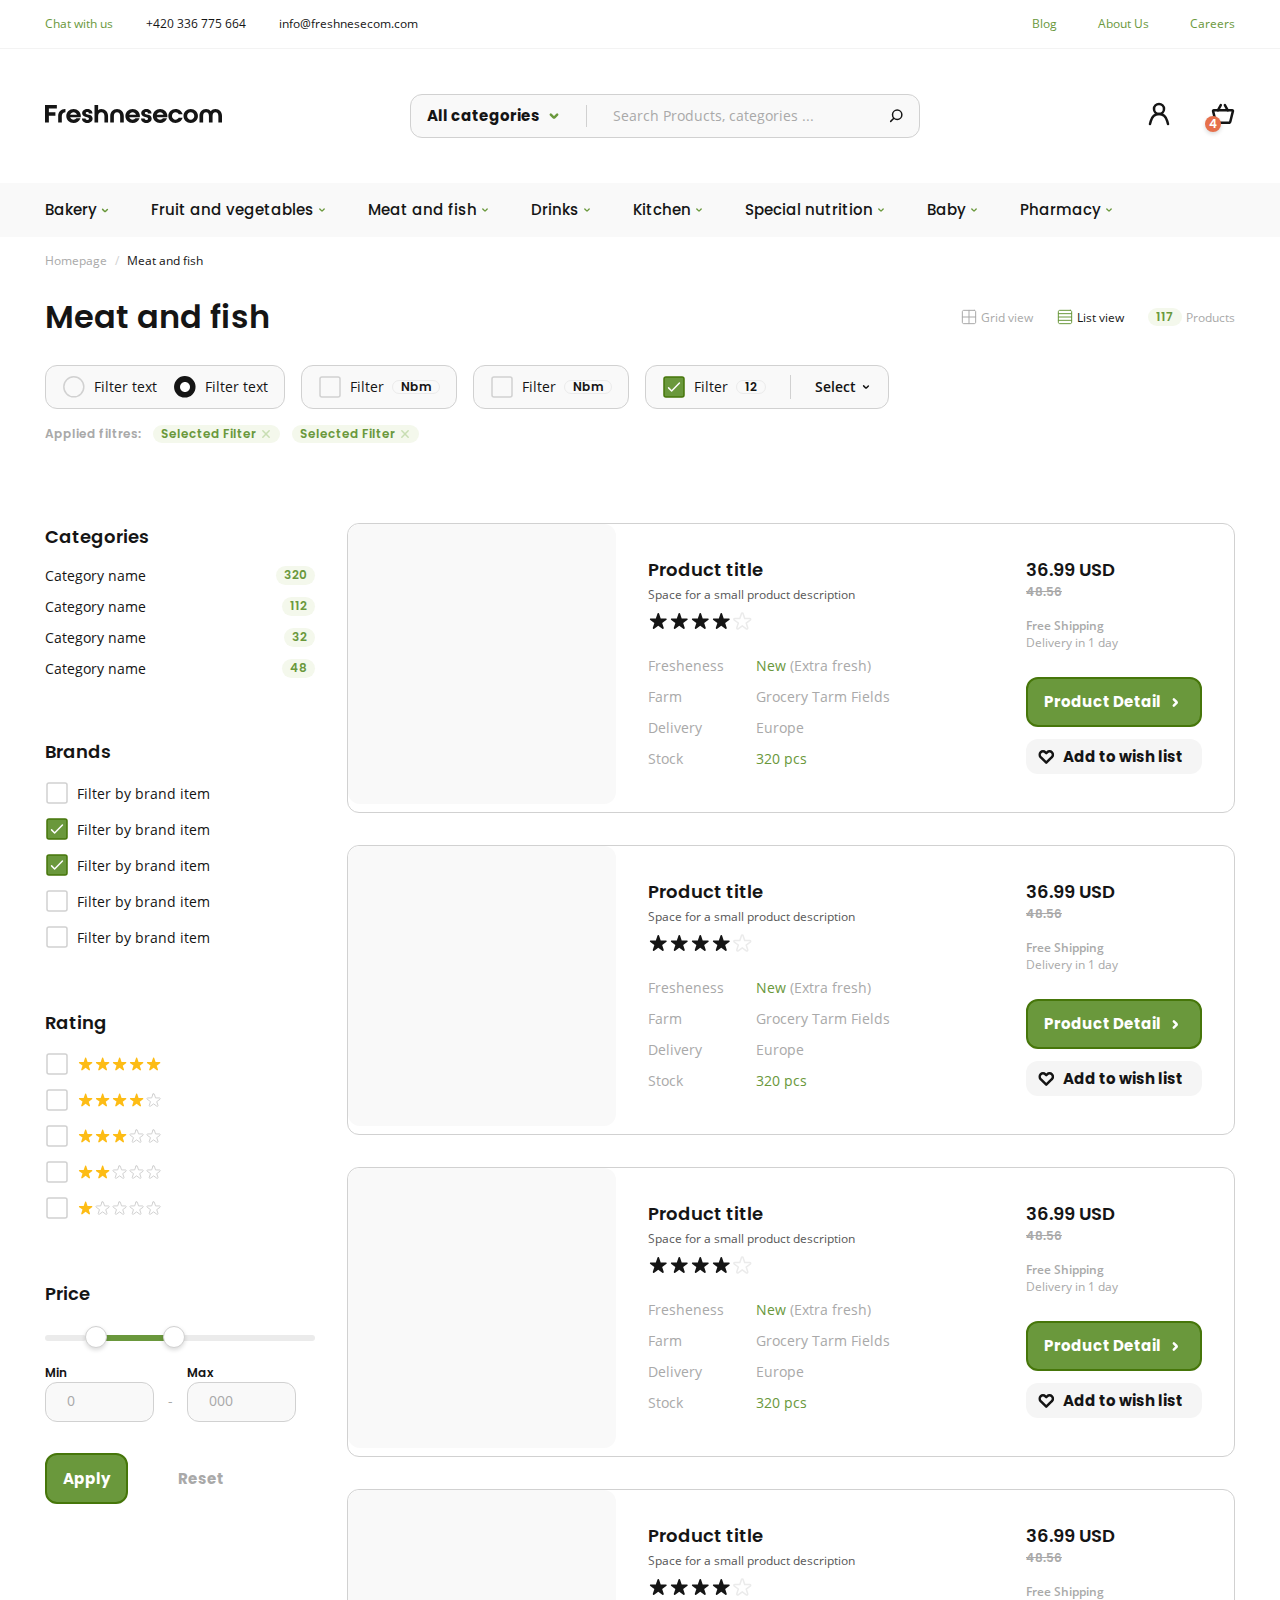
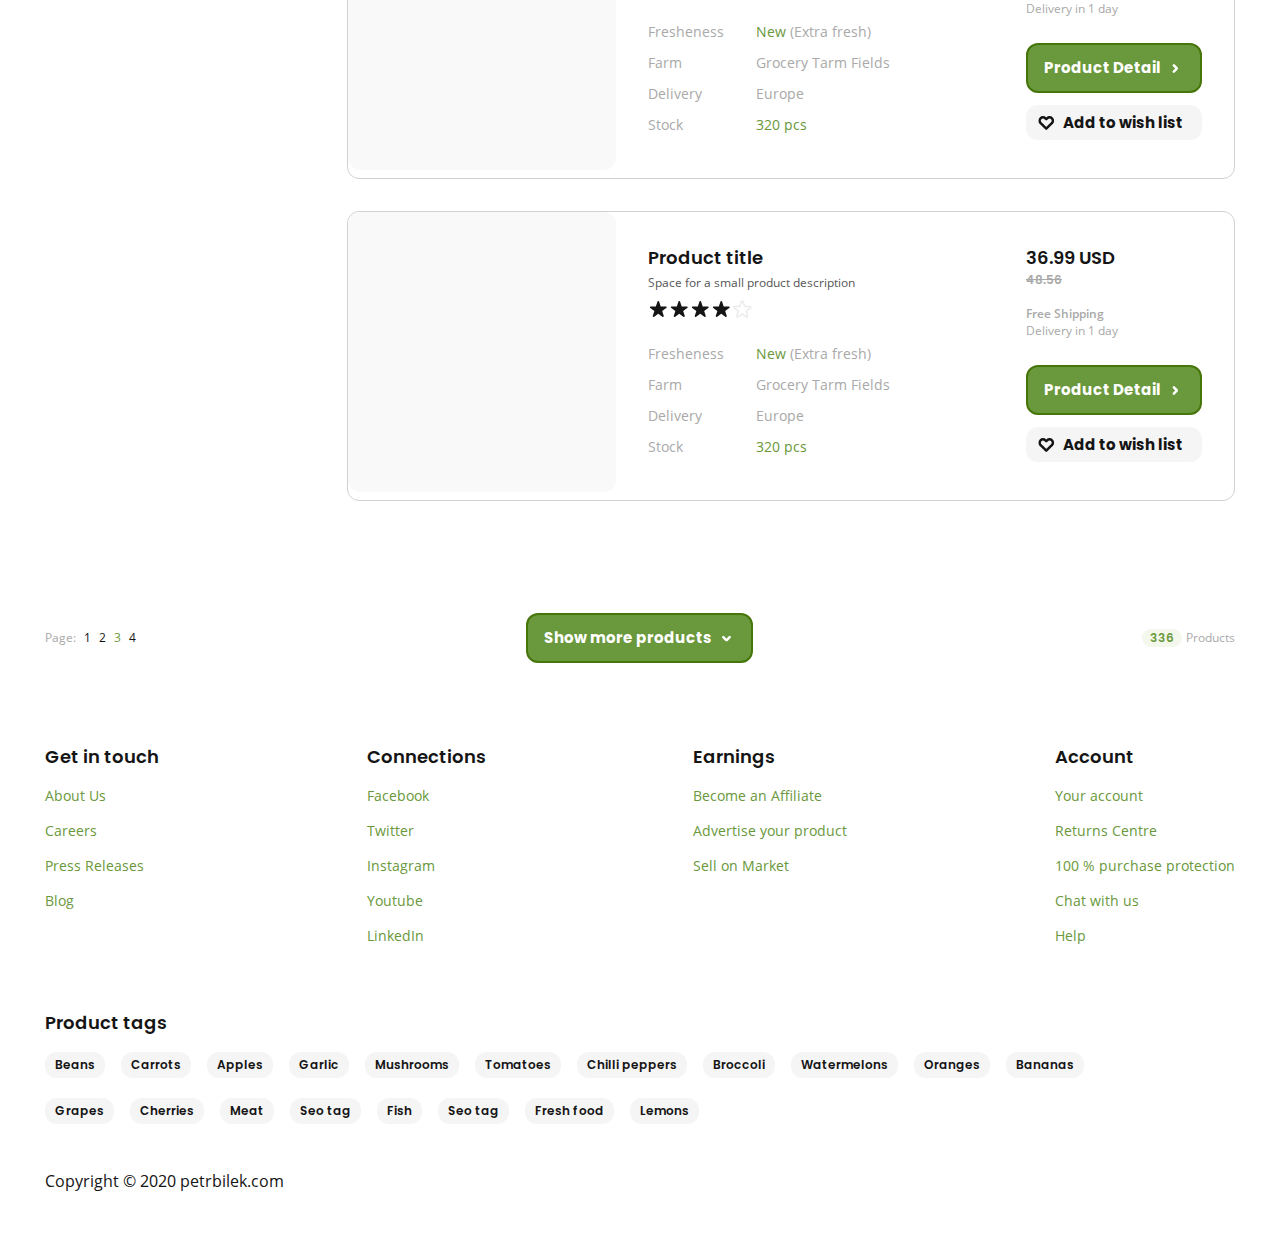
<file: meat-and-fish.html>
<!DOCTYPE html>

</html lang="en">

<head>
    <meta charset="UTF-8">
    <title>Meat and fish</title>
    <link rel="stylesheet" href="fonts.css">
    <link rel="stylesheet" href="style.css">
</head>

<body>
    <header class="small-header container row">
        <div class="left row">
            <a href="#" class="chat">Chat with us</a>
            <p class="info">+420 336 775 664</p>
            <p class="info">info@freshnesecom.com</p>
        </div>
        <div class="right">
            <a href="blog.html" class="menu-item">Blog</a>
            <a href="#" class="menu-item">About Us</a>
            <a href="#" class="menu-item">Careers</a>
        </div>
    </header>

    <header class="big-header container row">
        <div class="logo-container">
            <a href="index.html"><img src="img/logo.svg" alt="logo"></a>
        </div>
        <div class="search row">
            <div class="select row">
                <p class="select-category">All categories</p>
                <img src="icons/arrow-down-more.svg" alt="select">
            </div>
            <input type="text" class="search-input" placeholder="Search Products, categories ...">
            <img src="icons/search-icon.svg" alt="search icon" class="search-icon" draggable="false">
        </div>
        <div class="user-panel row">
            <div class="user-icon">
                <img src="icons/user-icon.svg" alt="user icon">
            </div>
            <div class="cart">
                <div class="cart-value">4</div>
                <img src="icons/cart-icon.svg" alt="cart">
            </div>
        </div>
    </header>

    <nav class="main-nav container row">
        <div class="menu-item row">
            <a href="bakery.html">Bakery</a>
            <img src="icons/arrow-small-down.svg" alt="arrow">
        </div>
        <div class="menu-item row">
            <a href="fruit-and-vegetables.html">Fruit and vegetables</a>
            <img src="icons/arrow-small-down.svg" alt="arrow" width="12" height="12">
        </div>
        <div class="menu-item row">
            <a href="meat-and-fish.html">Meat and fish</a>
            <img src="icons/arrow-small-down.svg" alt="arrow" width="12" height="12">
        </div>
        <div class="menu-item row">
            <a href="drinks.html">Drinks</a>
            <img src="icons/arrow-small-down.svg" alt="arrow" width="12" height="12">
        </div>
        <div class="menu-item row">
            <a href="kitchen.html">Kitchen</a>
            <img src="icons/arrow-small-down.svg" alt="arrow" width="12" height="12">
        </div>
        <div class="menu-item row">
            <a href="special-nutrition.html">Special nutrition</a>
            <img src="icons/arrow-small-down.svg" alt="arrow" width="12" height="12">
        </div>
        <div class="menu-item row">
            <a href="baby.html">Baby</a>
            <img src="icons/arrow-small-down.svg" alt="arrow" width="12" height="12">
        </div>
        <div class="menu-item row">
            <a href="pharmacy.html">Pharmacy</a>
            <img src="icons/arrow-small-down.svg" alt="arrow" width="12" height="12">
        </div>
    </nav>

    <main>
        <section class="path-section container row">
            <a href="index.html" class="home">Homepage</a>
            <p class="slash">/</p>
            <p class="sel-cat">Meat and fish</p>
        </section>

        <section class="title-nav container row">
            <div>
                <h1 class="title">Meat and fish</h1>
            </div>
            <div class="right-row row">
                <div class="row">
                    <label class="block view row">
                        <input type="radio" name="list" />
                        <div class="grid-view"></div>
                        <p class="view-text">Grid view</p>
                    </label>
                    <label class="block view row">
                        <input type="radio" name="list" checked />
                        <div class="list-view"></div>
                        <p class="view-text">List view</p>
                    </label>
                </div>
                <div class="block row">
                    <div class="green-tag">117</div>
                    <p>Products</p>
                </div>
            </div>
        </section>

        <section class="main-filtres container">
            <div class="row">
                <div class="row filter-block">
                    <label class="label-radio row">
                        <input type="radio" name="filter-text" />
                        <div class="radio-icon"></div>
                        <p class="radio-name">Filter text</p>
                    </label>
                    <label class="label-radio row">
                        <input type="radio" name="filter-text" checked />
                        <div class="radio-icon"></div>
                        <p class="radio-name">Filter text</p>
                    </label>
                </div>

                <div class="row filter-block">
                    <label class="check-filter row">
                        <input type="checkbox" name="check-filter" />
                        <div class="check-icon"></div>
                        <p class="check-name">Filter</p>
                    </label>
                    <label class="nbm-filter row">
                        <input type="checkbox" name="check-filter" />
                        <p class="tag-name">Nbm</p>
                    </label>
                </div>

                <div class="row filter-block">
                    <label class="check-filter row">
                        <input type="checkbox" name="check-filter" />
                        <div class="check-icon"></div>
                        <p class="check-name">Filter</p>
                    </label>
                    <label class="nbm-filter row">
                        <input type="checkbox" name="check-filter" />
                        <p class="tag-name">Nbm</p>
                    </label>
                </div>

                <div class="row filter-block">
                    <div class="left row">
                        <label class="check-filter row">
                            <input type="checkbox" name="check-filter" checked />
                            <div class="check-icon"></div>
                            <p class="check-name">Filter</p>
                        </label>
                        <label class="nbm-filter row">
                            <input type="checkbox" name="check-filter" />
                            <p class="tag-name">12</p>
                        </label>
                    </div>
                    <div class="select-block right row">
                        <p>Select</p>
                        <img src="icons/select-icon.svg" alt="">
                    </div>
                </div>

            </div>
            <div class="tags-row row">
                <p class="caption">Applied filtres:</p>
                <label class="label-tag row">
                    <input type="checkbox" name="check-tag" />
                    <p class="tag-name">Selected Filter</p>
                    <div class="cross-icon"></div>
                </label>
                <label class="label-tag row">
                    <input type="checkbox" name="check-tag" />
                    <p class="tag-name">Selected Filter</p>
                    <div class="cross-icon"></div>
                </label>
            </div>
        </section>

        <section class="main-prod-section row">
            <div class="product-filters column">
                <div class="filters-column categories column">
                    <h2 class="filter-title">Categories</h2>
                    <div class="cat-name row">
                        <p class="name">Category name</p>
                        <p class="value green-tag">320</p>
                    </div>
                    <div class="cat-name row">
                        <p class="name">Category name</p>
                        <p class="value green-tag">112</p>
                    </div>
                    <div class="cat-name row">
                        <p class="name">Category name</p>
                        <p class="value green-tag">32</p>
                    </div>
                    <div class="cat-name row">
                        <p class="name">Category name</p>
                        <p class="value green-tag">48</p>
                    </div>
                </div>

                <div class="filters-column brands column">
                    <h2 class="filter-title">Brands</h2>
                    <label class="check-filter row">
                        <input type="checkbox" name="check-filter" />
                        <div class="check-icon"></div>
                        <p class="check-name">Filter by brand item</p>
                    </label>
                    <label class="check-filter row">
                        <input type="checkbox" name="check-filter" checked />
                        <div class="check-icon"></div>
                        <p class="check-name">Filter by brand item</p>
                    </label>
                    <label class="check-filter row">
                        <input type="checkbox" name="check-filter" checked />
                        <div class="check-icon"></div>
                        <p class="check-name">Filter by brand item</p>
                    </label>
                    <label class="check-filter row">
                        <input type="checkbox" name="check-filter" />
                        <div class="check-icon"></div>
                        <p class="check-name">Filter by brand item</p>
                    </label>
                    <label class="check-filter row">
                        <input type="checkbox" name="check-filter" />
                        <div class="check-icon"></div>
                        <p class="check-name">Filter by brand item</p>
                    </label>
                </div>

                <div class="filters-column rating column">
                    <h2 class="filter-title">Rating</h2>
                    <label class="check-filter row">
                        <input type="checkbox" name="check-filter" />
                        <div class="check-icon"></div>
                        <div class="stars row">
                            <img src="icons/star-yellow.svg" alt="star" class="star">
                            <img src="icons/star-yellow.svg" alt="star" class="star">
                            <img src="icons/star-yellow.svg" alt="star" class="star">
                            <img src="icons/star-yellow.svg" alt="star" class="star">
                            <img src="icons/star-yellow.svg" alt="star" class="star">
                        </div>
                    </label>
                    <label class="check-filter row">
                        <input type="checkbox" name="check-filter" />
                        <div class="check-icon"></div>
                        <div class="stars row">
                            <img src="icons/star-yellow.svg" alt="star" class="star">
                            <img src="icons/star-yellow.svg" alt="star" class="star">
                            <img src="icons/star-yellow.svg" alt="star" class="star">
                            <img src="icons/star-yellow.svg" alt="star" class="star">
                            <img src="icons/star-transparent.svg" alt="star" class="star">
                        </div>
                    </label>
                    <label class="check-filter row">
                        <input type="checkbox" name="check-filter" />
                        <div class="check-icon"></div>
                        <div class="stars row">
                            <img src="icons/star-yellow.svg" alt="star" class="star">
                            <img src="icons/star-yellow.svg" alt="star" class="star">
                            <img src="icons/star-yellow.svg" alt="star" class="star">
                            <img src="icons/star-transparent.svg" alt="star" class="star">
                            <img src="icons/star-transparent.svg" alt="star" class="star">
                        </div>
                    </label>
                    <label class="check-filter row">
                        <input type="checkbox" name="check-filter" />
                        <div class="check-icon"></div>
                        <div class="stars row">
                            <img src="icons/star-yellow.svg" alt="star" class="star">
                            <img src="icons/star-yellow.svg" alt="star" class="star">
                            <img src="icons/star-transparent.svg" alt="star" class="star">
                            <img src="icons/star-transparent.svg" alt="star" class="star">
                            <img src="icons/star-transparent.svg" alt="star" class="star">
                        </div>
                    </label>
                    <label class="check-filter row">
                        <input type="checkbox" name="check-filter" />
                        <div class="check-icon"></div>
                        <div class="stars row">
                            <img src="icons/star-yellow.svg" alt="star" class="star">
                            <img src="icons/star-transparent.svg" alt="star" class="star">
                            <img src="icons/star-transparent.svg" alt="star" class="star">
                            <img src="icons/star-transparent.svg" alt="star" class="star">
                            <img src="icons/star-transparent.svg" alt="star" class="star">
                        </div>
                    </label>
                </div>

                <div class="filters-column price column">
                    <h2 class="filter-title">Price</h2>
                    <div class="slider row">
                        <div class="line"></div>
                        <div class="line"></div>
                        <div class="line"></div>
                        <div class="circle"></div>
                        <div class="circle"></div>
                    </div>
                    <div class="minmax row">
                        <div class="from column">
                            <p>Min</p>
                            <input type="text" name="price" placeholder="0">
                        </div>
                        <div class="hyphen column">-</div>
                        <div class="to column">
                            <p>Max</p>
                            <input type="text" name="price" placeholder="000">
                        </div>
                    </div>
                    <div class="button-row">
                        <a href="#" class="green-btn">Apply</a>
                        <a href="#" class="reset-btn">Reset</a>
                    </div>
                </div>
            </div>

            <div class="product-cards column">
                <div class="big-product-card row">
                    <div class="img-container">
                        <div class="img-sub"></div>
                    </div>
                    <div class="card-info row">
                        <div class="chara-info column">
                            <h3 class="product-name">Product title</h3>
                            <p class="description">Space for a small product description</p>
                            <div class="rating row">
                                <img src="icons/star-black.svg" alt="star">
                                <img src="icons/star-black.svg" alt="star">
                                <img src="icons/star-black.svg" alt="star">
                                <img src="icons/star-black.svg" alt="star">
                                <img src="icons/star-black-transparent.svg" alt="star">
                            </div>
                            <div class="basic-info row">
                                <div class="column column-1">
                                    <p>Fresheness</p>
                                    <p>Farm</p>
                                    <p>Delivery</p>
                                    <p>Stock</p>
                                </div>
                                <div class="column">
                                    <p><span class="green">New</span> (Extra fresh)</p>
                                    <p>Grocery Tarm Fields</p>
                                    <p>Europe</p>
                                    <p class="green">320 pcs</p>
                                </div>
                            </div>
                        </div>
                        <div class="price-info column">
                            <div class="price-div">
                                <p class="price">36.99 USD</p>
                                <p class="old-price">48.56</p>
                            </div>
                            <div class="delivery-info">
                                <p class="ship-bold">Free Shipping</p>
                                <p>Delivery in 1 day</p>
                            </div>
                            <div class="buttons-div">
                                <div class="detail-btn row">
                                    <a href="#">Product Detail</a>
                                    <img src="icons/arrow-right-white.svg" alt="arrow">
                                </div>
                                <div class="wish-btn row">
                                    <img src="icons/heart-icon.svg" alt="heart">
                                    <a href="#">Add to wish list</a>
                                </div>
                            </div>
                        </div>
                    </div>
                </div>

                <div class="big-product-card row">
                    <div class="img-container">
                        <div class="img-sub"></div>
                    </div>
                    <div class="card-info row">
                        <div class="chara-info column">
                            <h3 class="product-name">Product title</h3>
                            <p class="description">Space for a small product description</p>
                            <div class="rating row">
                                <img src="icons/star-black.svg" alt="star">
                                <img src="icons/star-black.svg" alt="star">
                                <img src="icons/star-black.svg" alt="star">
                                <img src="icons/star-black.svg" alt="star">
                                <img src="icons/star-black-transparent.svg" alt="star">
                            </div>
                            <div class="basic-info row">
                                <div class="column column-1">
                                    <p>Fresheness</p>
                                    <p>Farm</p>
                                    <p>Delivery</p>
                                    <p>Stock</p>
                                </div>
                                <div class="column">
                                    <p><span class="green">New</span> (Extra fresh)</p>
                                    <p>Grocery Tarm Fields</p>
                                    <p>Europe</p>
                                    <p class="green">320 pcs</p>
                                </div>
                            </div>
                        </div>
                        <div class="price-info column">
                            <div class="price-div">
                                <p class="price">36.99 USD</p>
                                <p class="old-price">48.56</p>
                            </div>
                            <div class="delivery-info">
                                <p class="ship-bold">Free Shipping</p>
                                <p>Delivery in 1 day</p>
                            </div>
                            <div class="buttons-div">
                                <div class="detail-btn row">
                                    <a href="#">Product Detail</a>
                                    <img src="icons/arrow-right-white.svg" alt="arrow">
                                </div>
                                <div class="wish-btn row">
                                    <img src="icons/heart-icon.svg" alt="heart">
                                    <a href="#">Add to wish list</a>
                                </div>
                            </div>
                        </div>
                    </div>
                </div>

                <div class="big-product-card row">
                    <div class="img-container">
                        <div class="img-sub"></div>
                    </div>
                    <div class="card-info row">
                        <div class="chara-info column">
                            <h3 class="product-name">Product title</h3>
                            <p class="description">Space for a small product description</p>
                            <div class="rating row">
                                <img src="icons/star-black.svg" alt="star">
                                <img src="icons/star-black.svg" alt="star">
                                <img src="icons/star-black.svg" alt="star">
                                <img src="icons/star-black.svg" alt="star">
                                <img src="icons/star-black-transparent.svg" alt="star">
                            </div>
                            <div class="basic-info row">
                                <div class="column column-1">
                                    <p>Fresheness</p>
                                    <p>Farm</p>
                                    <p>Delivery</p>
                                    <p>Stock</p>
                                </div>
                                <div class="column">
                                    <p><span class="green">New</span> (Extra fresh)</p>
                                    <p>Grocery Tarm Fields</p>
                                    <p>Europe</p>
                                    <p class="green">320 pcs</p>
                                </div>
                            </div>
                        </div>
                        <div class="price-info column">
                            <div class="price-div">
                                <p class="price">36.99 USD</p>
                                <p class="old-price">48.56</p>
                            </div>
                            <div class="delivery-info">
                                <p class="ship-bold">Free Shipping</p>
                                <p>Delivery in 1 day</p>
                            </div>
                            <div class="buttons-div">
                                <div class="detail-btn row">
                                    <a href="#">Product Detail</a>
                                    <img src="icons/arrow-right-white.svg" alt="arrow">
                                </div>
                                <div class="wish-btn row">
                                    <img src="icons/heart-icon.svg" alt="heart">
                                    <a href="#">Add to wish list</a>
                                </div>
                            </div>
                        </div>
                    </div>
                </div>

                <div class="big-product-card row">
                    <div class="img-container">
                        <div class="img-sub"></div>
                    </div>
                    <div class="card-info row">
                        <div class="chara-info column">
                            <h3 class="product-name">Product title</h3>
                            <p class="description">Space for a small product description</p>
                            <div class="rating row">
                                <img src="icons/star-black.svg" alt="star">
                                <img src="icons/star-black.svg" alt="star">
                                <img src="icons/star-black.svg" alt="star">
                                <img src="icons/star-black.svg" alt="star">
                                <img src="icons/star-black-transparent.svg" alt="star">
                            </div>
                            <div class="basic-info row">
                                <div class="column column-1">
                                    <p>Fresheness</p>
                                    <p>Farm</p>
                                    <p>Delivery</p>
                                    <p>Stock</p>
                                </div>
                                <div class="column">
                                    <p><span class="green">New</span> (Extra fresh)</p>
                                    <p>Grocery Tarm Fields</p>
                                    <p>Europe</p>
                                    <p class="green">320 pcs</p>
                                </div>
                            </div>
                        </div>
                        <div class="price-info column">
                            <div class="price-div">
                                <p class="price">36.99 USD</p>
                                <p class="old-price">48.56</p>
                            </div>
                            <div class="delivery-info">
                                <p class="ship-bold">Free Shipping</p>
                                <p>Delivery in 1 day</p>
                            </div>
                            <div class="buttons-div">
                                <div class="detail-btn row">
                                    <a href="#">Product Detail</a>
                                    <img src="icons/arrow-right-white.svg" alt="arrow">
                                </div>
                                <div class="wish-btn row">
                                    <img src="icons/heart-icon.svg" alt="heart">
                                    <a href="#">Add to wish list</a>
                                </div>
                            </div>
                        </div>
                    </div>
                </div>

                <div class="big-product-card row">
                    <div class="img-container">
                        <div class="img-sub"></div>
                    </div>
                    <div class="card-info row">
                        <div class="chara-info column">
                            <h3 class="product-name">Product title</h3>
                            <p class="description">Space for a small product description</p>
                            <div class="rating row">
                                <img src="icons/star-black.svg" alt="star">
                                <img src="icons/star-black.svg" alt="star">
                                <img src="icons/star-black.svg" alt="star">
                                <img src="icons/star-black.svg" alt="star">
                                <img src="icons/star-black-transparent.svg" alt="star">
                            </div>
                            <div class="basic-info row">
                                <div class="column column-1">
                                    <p>Fresheness</p>
                                    <p>Farm</p>
                                    <p>Delivery</p>
                                    <p>Stock</p>
                                </div>
                                <div class="column">
                                    <p><span class="green">New</span> (Extra fresh)</p>
                                    <p>Grocery Tarm Fields</p>
                                    <p>Europe</p>
                                    <p class="green">320 pcs</p>
                                </div>
                            </div>
                        </div>
                        <div class="price-info column">
                            <div class="price-div">
                                <p class="price">36.99 USD</p>
                                <p class="old-price">48.56</p>
                            </div>
                            <div class="delivery-info">
                                <p class="ship-bold">Free Shipping</p>
                                <p>Delivery in 1 day</p>
                            </div>
                            <div class="buttons-div">
                                <div class="detail-btn row">
                                    <a href="#">Product Detail</a>
                                    <img src="icons/arrow-right-white.svg" alt="arrow">
                                </div>
                                <div class="wish-btn row">
                                    <img src="icons/heart-icon.svg" alt="heart">
                                    <a href="#">Add to wish list</a>
                                </div>
                            </div>
                        </div>
                    </div>
                </div>

            </div>
        </section>

        <section class="page-nav row">
            <div class="pages row">
                <p class="caption">Page:</p>
                <a href="#" class="page">1</a>
                <a href="#" class="page">2</a>
                <a href="#" class="page active">3</a>
                <a href="#" class="page">4</a>
            </div>
            <div class="green-btn row">
                <a href="#">Show more products</a>
                <img src="icons/arrow-down-white.svg" alt="arrow">
            </div>
            <div class="value-prod row">
                <p class="green-tag">336</p>
                <p class="name">Products</p>
            </div>
        </section>
    </main>

    <footer>
        <section class="links-section row">
            <div class="column">
                <p class="title">Get in touch</p>
                <ul>
                    <li><a href="#" class="link">About Us</a></li>
                    <li><a href="#" class="link">Careers</a></li>
                    <li><a href="#" class="link">Press Releases</a></li>
                    <li><a href="blog.html" class="link">Blog</a></li>
                </ul>
            </div>
            <div class="column">
                <p class="title">Connections</p>
                <ul>
                    <li><a href="#" class="link">Facebook</a></li>
                    <li><a href="#" class="link">Twitter</a></li>
                    <li><a href="#" class="link">Instagram</a></li>
                    <li><a href="#" class="link">Youtube</a></li>
                    <li><a href="#" class="link">LinkedIn</a></li>
                </ul>
            </div>
            <div class="column">
                <p class="title">Earnings</p>
                <ul>
                    <li><a href="#" class="link">Become an Affiliate</a></li>
                    <li><a href="#" class="link">Advertise your product</a></li>
                    <li><a href="#" class="link">Sell on Market</a></li>
                </ul>
            </div>
            <div class="column">
                <p class="title">Account</p>
                <ul>
                    <li><a href="#" class="link">Your account</a></li>
                    <li><a href="#" class="link">Returns Centre</a></li>
                    <li><a href="#" class="link">100 % purchase protection</a></li>
                    <li><a href="#" class="link">Chat with us</a></li>
                    <li><a href="#" class="link">Help</a></li>
                </ul>
            </div>
        </section>

        <section class="tags-section">
            <p class="tags-title">Product tags</p>
            <div class="tags-list row">
                <p class="tag">Beans</p>
                <p class="tag">Carrots</p>
                <p class="tag">Apples</p>
                <p class="tag">Garlic</p>
                <p class="tag">Mushrooms</p>
                <p class="tag">Tomatoes</p>
                <p class="tag">Chilli peppers</p>
                <p class="tag">Broccoli</p>
                <p class="tag">Watermelons</p>
                <p class="tag">Oranges</p>
                <p class="tag">Bananas</p>
                <p class="tag">Grapes</p>
                <p class="tag">Cherries</p>
                <p class="tag">Meat</p>
                <p class="tag">Seo tag</p>
                <p class="tag">Fish</p>
                <p class="tag">Seo tag</p>
                <p class="tag">Fresh food</p>
                <p class="tag">Lemons</p>
            </div>
        </section>

        <div class="copyright">
            <p>Copyright © 2020 petrbilek.com</p>
        </div>
    </footer>
</body>
</file>
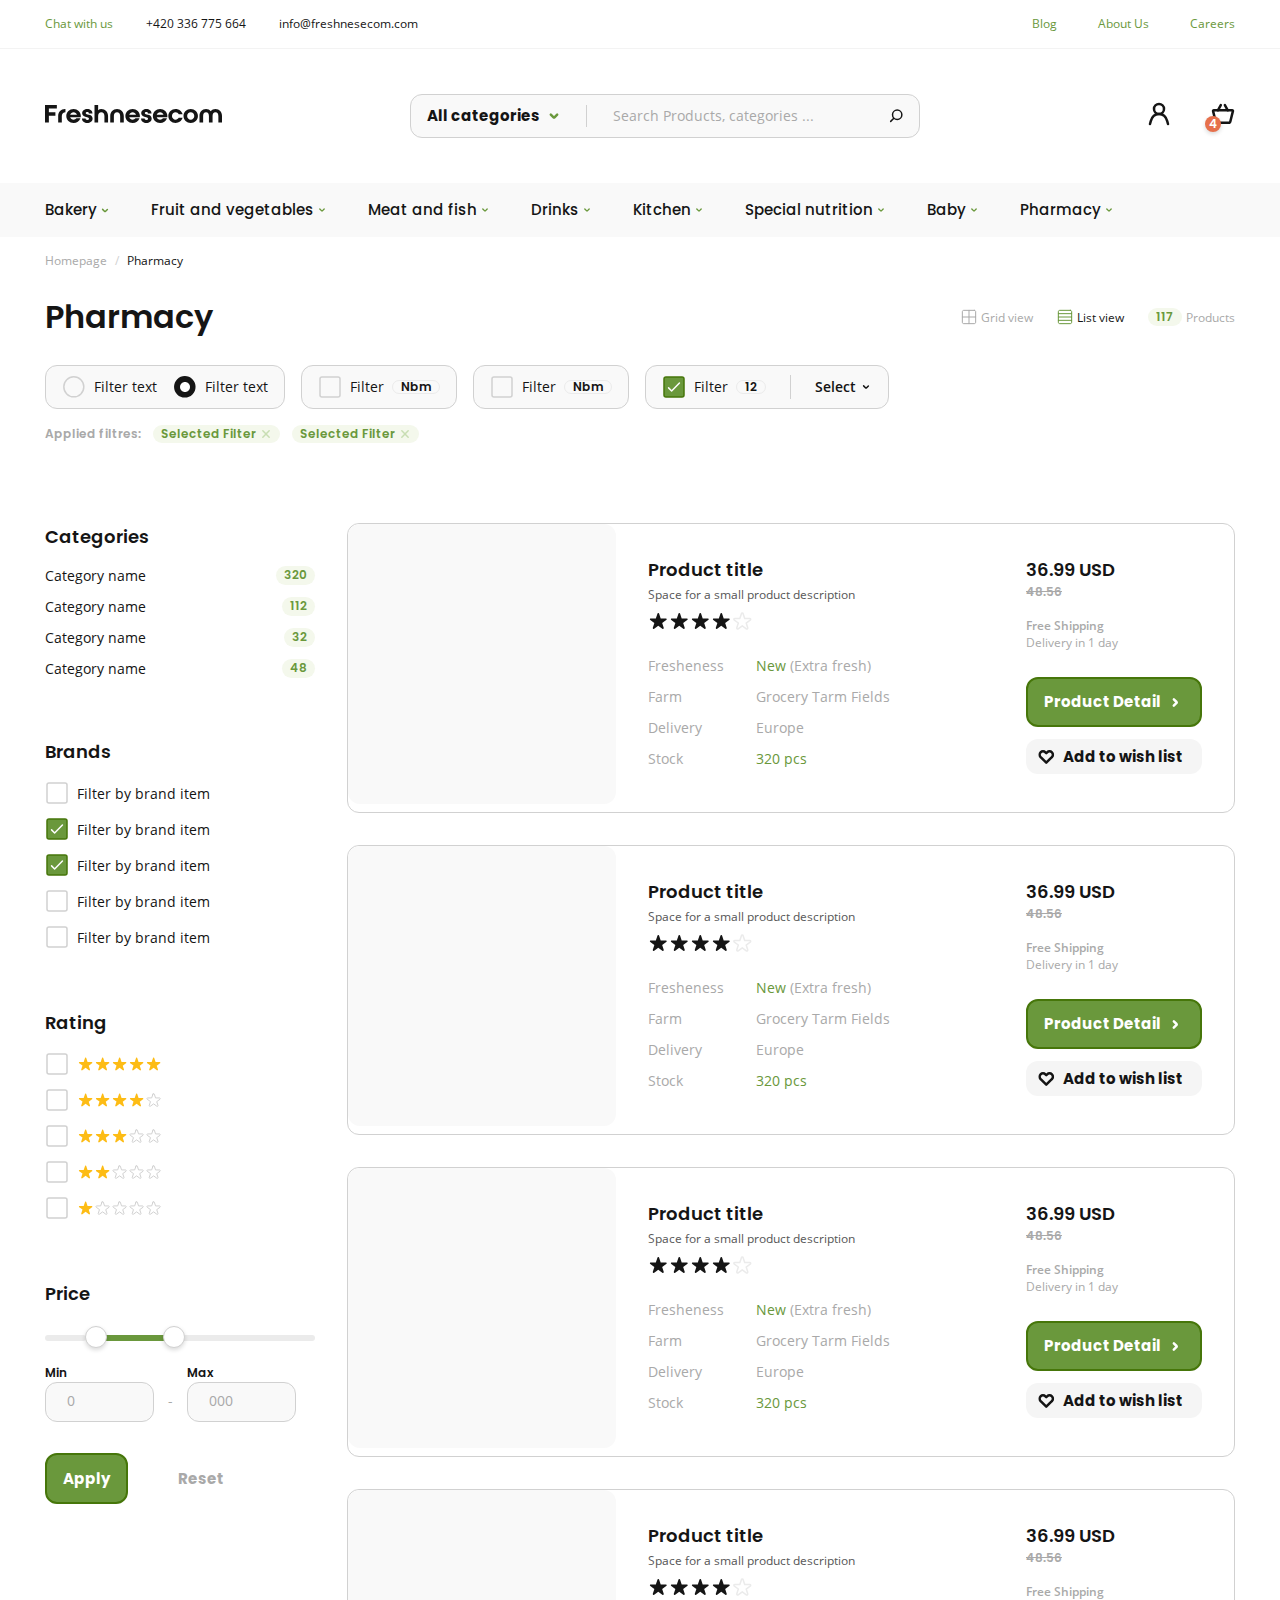
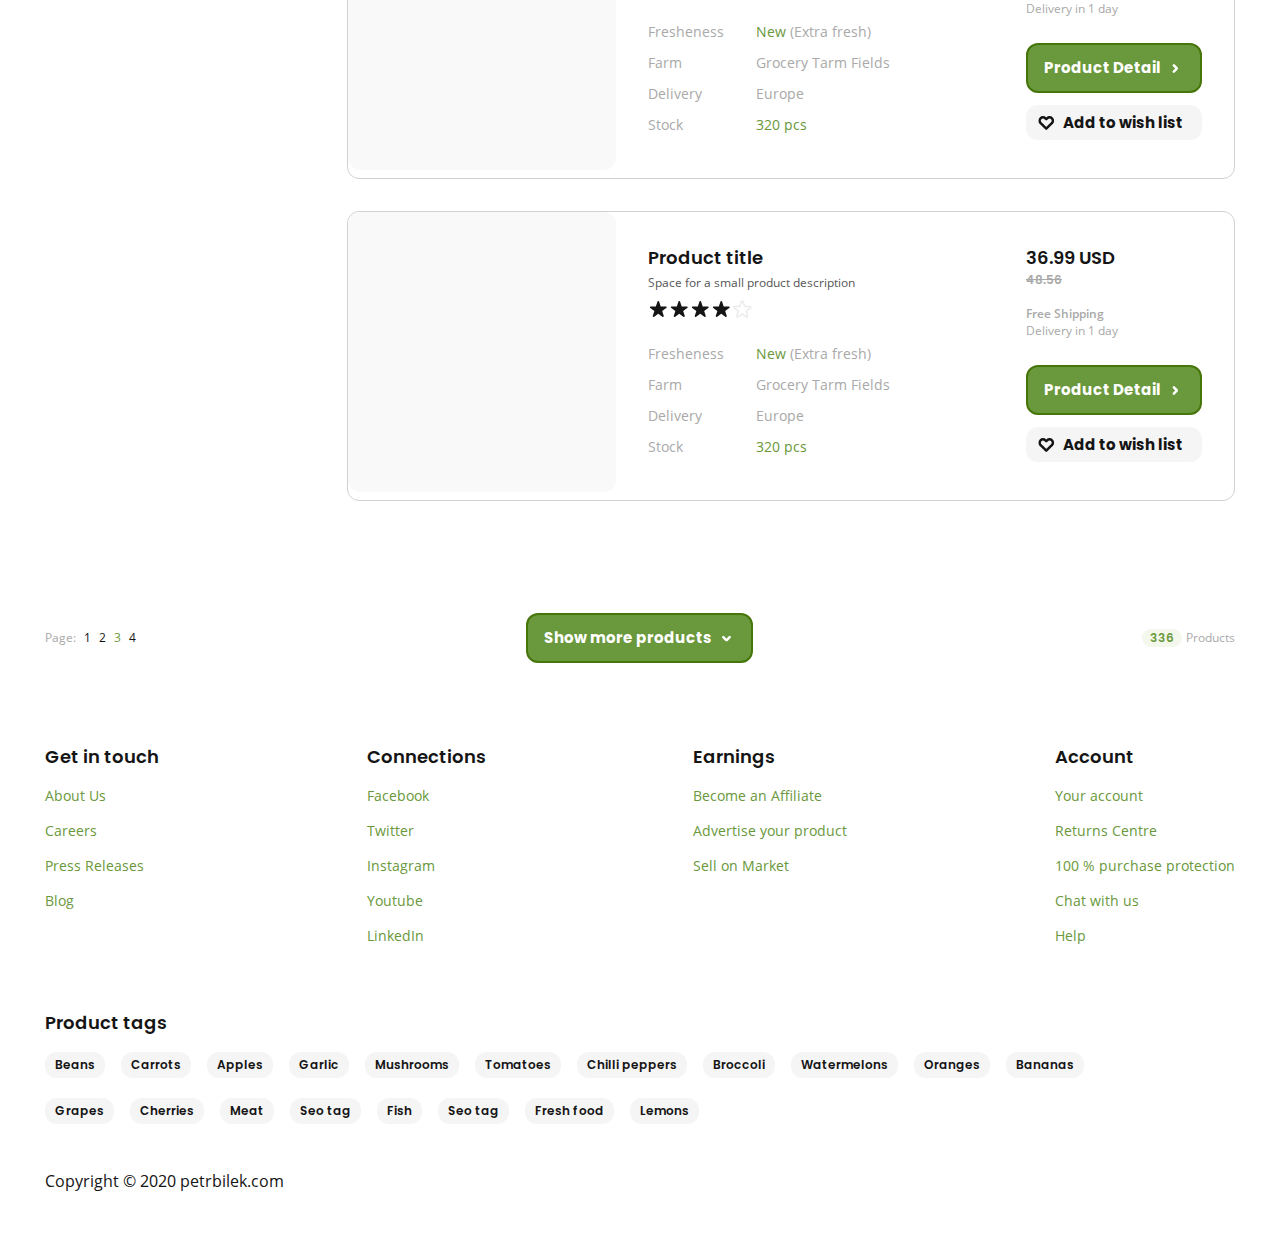
<file: pharmacy.html>
<!DOCTYPE html>

</html lang="en">

<head>
    <meta charset="UTF-8">
    <title>Pharmacy</title>
    <link rel="stylesheet" href="fonts.css">
    <link rel="stylesheet" href="style.css">
</head>

<body>
    <header class="small-header container row">
        <div class="left row">
            <a href="#" class="chat">Chat with us</a>
            <p class="info">+420 336 775 664</p>
            <p class="info">info@freshnesecom.com</p>
        </div>
        <div class="right">
            <a href="blog.html" class="menu-item">Blog</a>
            <a href="#" class="menu-item">About Us</a>
            <a href="#" class="menu-item">Careers</a>
        </div>
    </header>

    <header class="big-header container row">
        <div class="logo-container">
            <a href="index.html"><img src="img/logo.svg" alt="logo"></a>
        </div>
        <div class="search row">
            <div class="select row">
                <p class="select-category">All categories</p>
                <img src="icons/arrow-down-more.svg" alt="select">
            </div>
            <input type="text" class="search-input" placeholder="Search Products, categories ...">
            <img src="icons/search-icon.svg" alt="search icon" class="search-icon" draggable="false">
        </div>
        <div class="user-panel row">
            <div class="user-icon">
                <img src="icons/user-icon.svg" alt="user icon">
            </div>
            <div class="cart">
                <div class="cart-value">4</div>
                <img src="icons/cart-icon.svg" alt="cart">
            </div>
        </div>
    </header>

    <nav class="main-nav container row">
        <div class="menu-item row">
            <a href="bakery.html">Bakery</a>
            <img src="icons/arrow-small-down.svg" alt="arrow">
        </div>
        <div class="menu-item row">
            <a href="fruit-and-vegetables.html">Fruit and vegetables</a>
            <img src="icons/arrow-small-down.svg" alt="arrow" width="12" height="12">
        </div>
        <div class="menu-item row">
            <a href="meat-and-fish.html">Meat and fish</a>
            <img src="icons/arrow-small-down.svg" alt="arrow" width="12" height="12">
        </div>
        <div class="menu-item row">
            <a href="drinks.html">Drinks</a>
            <img src="icons/arrow-small-down.svg" alt="arrow" width="12" height="12">
        </div>
        <div class="menu-item row">
            <a href="kitchen.html">Kitchen</a>
            <img src="icons/arrow-small-down.svg" alt="arrow" width="12" height="12">
        </div>
        <div class="menu-item row">
            <a href="special-nutrition.html">Special nutrition</a>
            <img src="icons/arrow-small-down.svg" alt="arrow" width="12" height="12">
        </div>
        <div class="menu-item row">
            <a href="baby.html">Baby</a>
            <img src="icons/arrow-small-down.svg" alt="arrow" width="12" height="12">
        </div>
        <div class="menu-item row">
            <a href="pharmacy.html">Pharmacy</a>
            <img src="icons/arrow-small-down.svg" alt="arrow" width="12" height="12">
        </div>
    </nav>

    <main>
        <section class="path-section container row">
            <a href="index.html" class="home">Homepage</a>
            <p class="slash">/</p>
            <p class="sel-cat">Pharmacy</p>
        </section>

        <section class="title-nav container row">
            <div>
                <h1 class="title">Pharmacy</h1>
            </div>
            <div class="right-row row">
                <div class="row">
                    <label class="block view row">
                        <input type="radio" name="list" />
                        <div class="grid-view"></div>
                        <p class="view-text">Grid view</p>
                    </label>
                    <label class="block view row">
                        <input type="radio" name="list" checked />
                        <div class="list-view"></div>
                        <p class="view-text">List view</p>
                    </label>
                </div>
                <div class="block row">
                    <div class="green-tag">117</div>
                    <p>Products</p>
                </div>
            </div>
        </section>

        <section class="main-filtres container">
            <div class="row">
                <div class="row filter-block">
                    <label class="label-radio row">
                        <input type="radio" name="filter-text" />
                        <div class="radio-icon"></div>
                        <p class="radio-name">Filter text</p>
                    </label>
                    <label class="label-radio row">
                        <input type="radio" name="filter-text" checked />
                        <div class="radio-icon"></div>
                        <p class="radio-name">Filter text</p>
                    </label>
                </div>

                <div class="row filter-block">
                    <label class="check-filter row">
                        <input type="checkbox" name="check-filter" />
                        <div class="check-icon"></div>
                        <p class="check-name">Filter</p>
                    </label>
                    <label class="nbm-filter row">
                        <input type="checkbox" name="check-filter" />
                        <p class="tag-name">Nbm</p>
                    </label>
                </div>

                <div class="row filter-block">
                    <label class="check-filter row">
                        <input type="checkbox" name="check-filter" />
                        <div class="check-icon"></div>
                        <p class="check-name">Filter</p>
                    </label>
                    <label class="nbm-filter row">
                        <input type="checkbox" name="check-filter" />
                        <p class="tag-name">Nbm</p>
                    </label>
                </div>

                <div class="row filter-block">
                    <div class="left row">
                        <label class="check-filter row">
                            <input type="checkbox" name="check-filter" checked />
                            <div class="check-icon"></div>
                            <p class="check-name">Filter</p>
                        </label>
                        <label class="nbm-filter row">
                            <input type="checkbox" name="check-filter" />
                            <p class="tag-name">12</p>
                        </label>
                    </div>
                    <div class="select-block right row">
                        <p>Select</p>
                        <img src="icons/select-icon.svg" alt="">
                    </div>
                </div>

            </div>
            <div class="tags-row row">
                <p class="caption">Applied filtres:</p>
                <label class="label-tag row">
                    <input type="checkbox" name="check-tag" />
                    <p class="tag-name">Selected Filter</p>
                    <div class="cross-icon"></div>
                </label>
                <label class="label-tag row">
                    <input type="checkbox" name="check-tag" />
                    <p class="tag-name">Selected Filter</p>
                    <div class="cross-icon"></div>
                </label>
            </div>
        </section>

        <section class="main-prod-section row">
            <div class="product-filters column">
                <div class="filters-column categories column">
                    <h2 class="filter-title">Categories</h2>
                    <div class="cat-name row">
                        <p class="name">Category name</p>
                        <p class="value green-tag">320</p>
                    </div>
                    <div class="cat-name row">
                        <p class="name">Category name</p>
                        <p class="value green-tag">112</p>
                    </div>
                    <div class="cat-name row">
                        <p class="name">Category name</p>
                        <p class="value green-tag">32</p>
                    </div>
                    <div class="cat-name row">
                        <p class="name">Category name</p>
                        <p class="value green-tag">48</p>
                    </div>
                </div>

                <div class="filters-column brands column">
                    <h2 class="filter-title">Brands</h2>
                    <label class="check-filter row">
                        <input type="checkbox" name="check-filter" />
                        <div class="check-icon"></div>
                        <p class="check-name">Filter by brand item</p>
                    </label>
                    <label class="check-filter row">
                        <input type="checkbox" name="check-filter" checked />
                        <div class="check-icon"></div>
                        <p class="check-name">Filter by brand item</p>
                    </label>
                    <label class="check-filter row">
                        <input type="checkbox" name="check-filter" checked />
                        <div class="check-icon"></div>
                        <p class="check-name">Filter by brand item</p>
                    </label>
                    <label class="check-filter row">
                        <input type="checkbox" name="check-filter" />
                        <div class="check-icon"></div>
                        <p class="check-name">Filter by brand item</p>
                    </label>
                    <label class="check-filter row">
                        <input type="checkbox" name="check-filter" />
                        <div class="check-icon"></div>
                        <p class="check-name">Filter by brand item</p>
                    </label>
                </div>

                <div class="filters-column rating column">
                    <h2 class="filter-title">Rating</h2>
                    <label class="check-filter row">
                        <input type="checkbox" name="check-filter" />
                        <div class="check-icon"></div>
                        <div class="stars row">
                            <img src="icons/star-yellow.svg" alt="star" class="star">
                            <img src="icons/star-yellow.svg" alt="star" class="star">
                            <img src="icons/star-yellow.svg" alt="star" class="star">
                            <img src="icons/star-yellow.svg" alt="star" class="star">
                            <img src="icons/star-yellow.svg" alt="star" class="star">
                        </div>
                    </label>
                    <label class="check-filter row">
                        <input type="checkbox" name="check-filter" />
                        <div class="check-icon"></div>
                        <div class="stars row">
                            <img src="icons/star-yellow.svg" alt="star" class="star">
                            <img src="icons/star-yellow.svg" alt="star" class="star">
                            <img src="icons/star-yellow.svg" alt="star" class="star">
                            <img src="icons/star-yellow.svg" alt="star" class="star">
                            <img src="icons/star-transparent.svg" alt="star" class="star">
                        </div>
                    </label>
                    <label class="check-filter row">
                        <input type="checkbox" name="check-filter" />
                        <div class="check-icon"></div>
                        <div class="stars row">
                            <img src="icons/star-yellow.svg" alt="star" class="star">
                            <img src="icons/star-yellow.svg" alt="star" class="star">
                            <img src="icons/star-yellow.svg" alt="star" class="star">
                            <img src="icons/star-transparent.svg" alt="star" class="star">
                            <img src="icons/star-transparent.svg" alt="star" class="star">
                        </div>
                    </label>
                    <label class="check-filter row">
                        <input type="checkbox" name="check-filter" />
                        <div class="check-icon"></div>
                        <div class="stars row">
                            <img src="icons/star-yellow.svg" alt="star" class="star">
                            <img src="icons/star-yellow.svg" alt="star" class="star">
                            <img src="icons/star-transparent.svg" alt="star" class="star">
                            <img src="icons/star-transparent.svg" alt="star" class="star">
                            <img src="icons/star-transparent.svg" alt="star" class="star">
                        </div>
                    </label>
                    <label class="check-filter row">
                        <input type="checkbox" name="check-filter" />
                        <div class="check-icon"></div>
                        <div class="stars row">
                            <img src="icons/star-yellow.svg" alt="star" class="star">
                            <img src="icons/star-transparent.svg" alt="star" class="star">
                            <img src="icons/star-transparent.svg" alt="star" class="star">
                            <img src="icons/star-transparent.svg" alt="star" class="star">
                            <img src="icons/star-transparent.svg" alt="star" class="star">
                        </div>
                    </label>
                </div>

                <div class="filters-column price column">
                    <h2 class="filter-title">Price</h2>
                    <div class="slider row">
                        <div class="line"></div>
                        <div class="line"></div>
                        <div class="line"></div>
                        <div class="circle"></div>
                        <div class="circle"></div>
                    </div>
                    <div class="minmax row">
                        <div class="from column">
                            <p>Min</p>
                            <input type="text" name="price" placeholder="0">
                        </div>
                        <div class="hyphen column">-</div>
                        <div class="to column">
                            <p>Max</p>
                            <input type="text" name="price" placeholder="000">
                        </div>
                    </div>
                    <div class="button-row">
                        <a href="#" class="green-btn">Apply</a>
                        <a href="#" class="reset-btn">Reset</a>
                    </div>
                </div>
            </div>

            <div class="product-cards column">
                <div class="big-product-card row">
                    <div class="img-container">
                        <div class="img-sub"></div>
                    </div>
                    <div class="card-info row">
                        <div class="chara-info column">
                            <h3 class="product-name">Product title</h3>
                            <p class="description">Space for a small product description</p>
                            <div class="rating row">
                                <img src="icons/star-black.svg" alt="star">
                                <img src="icons/star-black.svg" alt="star">
                                <img src="icons/star-black.svg" alt="star">
                                <img src="icons/star-black.svg" alt="star">
                                <img src="icons/star-black-transparent.svg" alt="star">
                            </div>
                            <div class="basic-info row">
                                <div class="column column-1">
                                    <p>Fresheness</p>
                                    <p>Farm</p>
                                    <p>Delivery</p>
                                    <p>Stock</p>
                                </div>
                                <div class="column">
                                    <p><span class="green">New</span> (Extra fresh)</p>
                                    <p>Grocery Tarm Fields</p>
                                    <p>Europe</p>
                                    <p class="green">320 pcs</p>
                                </div>
                            </div>
                        </div>
                        <div class="price-info column">
                            <div class="price-div">
                                <p class="price">36.99 USD</p>
                                <p class="old-price">48.56</p>
                            </div>
                            <div class="delivery-info">
                                <p class="ship-bold">Free Shipping</p>
                                <p>Delivery in 1 day</p>
                            </div>
                            <div class="buttons-div">
                                <div class="detail-btn row">
                                    <a href="#">Product Detail</a>
                                    <img src="icons/arrow-right-white.svg" alt="arrow">
                                </div>
                                <div class="wish-btn row">
                                    <img src="icons/heart-icon.svg" alt="heart">
                                    <a href="#">Add to wish list</a>
                                </div>
                            </div>
                        </div>
                    </div>
                </div>

                <div class="big-product-card row">
                    <div class="img-container">
                        <div class="img-sub"></div>
                    </div>
                    <div class="card-info row">
                        <div class="chara-info column">
                            <h3 class="product-name">Product title</h3>
                            <p class="description">Space for a small product description</p>
                            <div class="rating row">
                                <img src="icons/star-black.svg" alt="star">
                                <img src="icons/star-black.svg" alt="star">
                                <img src="icons/star-black.svg" alt="star">
                                <img src="icons/star-black.svg" alt="star">
                                <img src="icons/star-black-transparent.svg" alt="star">
                            </div>
                            <div class="basic-info row">
                                <div class="column column-1">
                                    <p>Fresheness</p>
                                    <p>Farm</p>
                                    <p>Delivery</p>
                                    <p>Stock</p>
                                </div>
                                <div class="column">
                                    <p><span class="green">New</span> (Extra fresh)</p>
                                    <p>Grocery Tarm Fields</p>
                                    <p>Europe</p>
                                    <p class="green">320 pcs</p>
                                </div>
                            </div>
                        </div>
                        <div class="price-info column">
                            <div class="price-div">
                                <p class="price">36.99 USD</p>
                                <p class="old-price">48.56</p>
                            </div>
                            <div class="delivery-info">
                                <p class="ship-bold">Free Shipping</p>
                                <p>Delivery in 1 day</p>
                            </div>
                            <div class="buttons-div">
                                <div class="detail-btn row">
                                    <a href="#">Product Detail</a>
                                    <img src="icons/arrow-right-white.svg" alt="arrow">
                                </div>
                                <div class="wish-btn row">
                                    <img src="icons/heart-icon.svg" alt="heart">
                                    <a href="#">Add to wish list</a>
                                </div>
                            </div>
                        </div>
                    </div>
                </div>

                <div class="big-product-card row">
                    <div class="img-container">
                        <div class="img-sub"></div>
                    </div>
                    <div class="card-info row">
                        <div class="chara-info column">
                            <h3 class="product-name">Product title</h3>
                            <p class="description">Space for a small product description</p>
                            <div class="rating row">
                                <img src="icons/star-black.svg" alt="star">
                                <img src="icons/star-black.svg" alt="star">
                                <img src="icons/star-black.svg" alt="star">
                                <img src="icons/star-black.svg" alt="star">
                                <img src="icons/star-black-transparent.svg" alt="star">
                            </div>
                            <div class="basic-info row">
                                <div class="column column-1">
                                    <p>Fresheness</p>
                                    <p>Farm</p>
                                    <p>Delivery</p>
                                    <p>Stock</p>
                                </div>
                                <div class="column">
                                    <p><span class="green">New</span> (Extra fresh)</p>
                                    <p>Grocery Tarm Fields</p>
                                    <p>Europe</p>
                                    <p class="green">320 pcs</p>
                                </div>
                            </div>
                        </div>
                        <div class="price-info column">
                            <div class="price-div">
                                <p class="price">36.99 USD</p>
                                <p class="old-price">48.56</p>
                            </div>
                            <div class="delivery-info">
                                <p class="ship-bold">Free Shipping</p>
                                <p>Delivery in 1 day</p>
                            </div>
                            <div class="buttons-div">
                                <div class="detail-btn row">
                                    <a href="#">Product Detail</a>
                                    <img src="icons/arrow-right-white.svg" alt="arrow">
                                </div>
                                <div class="wish-btn row">
                                    <img src="icons/heart-icon.svg" alt="heart">
                                    <a href="#">Add to wish list</a>
                                </div>
                            </div>
                        </div>
                    </div>
                </div>

                <div class="big-product-card row">
                    <div class="img-container">
                        <div class="img-sub"></div>
                    </div>
                    <div class="card-info row">
                        <div class="chara-info column">
                            <h3 class="product-name">Product title</h3>
                            <p class="description">Space for a small product description</p>
                            <div class="rating row">
                                <img src="icons/star-black.svg" alt="star">
                                <img src="icons/star-black.svg" alt="star">
                                <img src="icons/star-black.svg" alt="star">
                                <img src="icons/star-black.svg" alt="star">
                                <img src="icons/star-black-transparent.svg" alt="star">
                            </div>
                            <div class="basic-info row">
                                <div class="column column-1">
                                    <p>Fresheness</p>
                                    <p>Farm</p>
                                    <p>Delivery</p>
                                    <p>Stock</p>
                                </div>
                                <div class="column">
                                    <p><span class="green">New</span> (Extra fresh)</p>
                                    <p>Grocery Tarm Fields</p>
                                    <p>Europe</p>
                                    <p class="green">320 pcs</p>
                                </div>
                            </div>
                        </div>
                        <div class="price-info column">
                            <div class="price-div">
                                <p class="price">36.99 USD</p>
                                <p class="old-price">48.56</p>
                            </div>
                            <div class="delivery-info">
                                <p class="ship-bold">Free Shipping</p>
                                <p>Delivery in 1 day</p>
                            </div>
                            <div class="buttons-div">
                                <div class="detail-btn row">
                                    <a href="#">Product Detail</a>
                                    <img src="icons/arrow-right-white.svg" alt="arrow">
                                </div>
                                <div class="wish-btn row">
                                    <img src="icons/heart-icon.svg" alt="heart">
                                    <a href="#">Add to wish list</a>
                                </div>
                            </div>
                        </div>
                    </div>
                </div>

                <div class="big-product-card row">
                    <div class="img-container">
                        <div class="img-sub"></div>
                    </div>
                    <div class="card-info row">
                        <div class="chara-info column">
                            <h3 class="product-name">Product title</h3>
                            <p class="description">Space for a small product description</p>
                            <div class="rating row">
                                <img src="icons/star-black.svg" alt="star">
                                <img src="icons/star-black.svg" alt="star">
                                <img src="icons/star-black.svg" alt="star">
                                <img src="icons/star-black.svg" alt="star">
                                <img src="icons/star-black-transparent.svg" alt="star">
                            </div>
                            <div class="basic-info row">
                                <div class="column column-1">
                                    <p>Fresheness</p>
                                    <p>Farm</p>
                                    <p>Delivery</p>
                                    <p>Stock</p>
                                </div>
                                <div class="column">
                                    <p><span class="green">New</span> (Extra fresh)</p>
                                    <p>Grocery Tarm Fields</p>
                                    <p>Europe</p>
                                    <p class="green">320 pcs</p>
                                </div>
                            </div>
                        </div>
                        <div class="price-info column">
                            <div class="price-div">
                                <p class="price">36.99 USD</p>
                                <p class="old-price">48.56</p>
                            </div>
                            <div class="delivery-info">
                                <p class="ship-bold">Free Shipping</p>
                                <p>Delivery in 1 day</p>
                            </div>
                            <div class="buttons-div">
                                <div class="detail-btn row">
                                    <a href="#">Product Detail</a>
                                    <img src="icons/arrow-right-white.svg" alt="arrow">
                                </div>
                                <div class="wish-btn row">
                                    <img src="icons/heart-icon.svg" alt="heart">
                                    <a href="#">Add to wish list</a>
                                </div>
                            </div>
                        </div>
                    </div>
                </div>

            </div>
        </section>

        <section class="page-nav row">
            <div class="pages row">
                <p class="caption">Page:</p>
                <a href="#" class="page">1</a>
                <a href="#" class="page">2</a>
                <a href="#" class="page active">3</a>
                <a href="#" class="page">4</a>
            </div>
            <div class="green-btn row">
                <a href="#">Show more products</a>
                <img src="icons/arrow-down-white.svg" alt="arrow">
            </div>
            <div class="value-prod row">
                <p class="green-tag">336</p>
                <p class="name">Products</p>
            </div>
        </section>
    </main>

    <footer>
        <section class="links-section row">
            <div class="column">
                <p class="title">Get in touch</p>
                <ul>
                    <li><a href="#" class="link">About Us</a></li>
                    <li><a href="#" class="link">Careers</a></li>
                    <li><a href="#" class="link">Press Releases</a></li>
                    <li><a href="blog.html" class="link">Blog</a></li>
                </ul>
            </div>
            <div class="column">
                <p class="title">Connections</p>
                <ul>
                    <li><a href="#" class="link">Facebook</a></li>
                    <li><a href="#" class="link">Twitter</a></li>
                    <li><a href="#" class="link">Instagram</a></li>
                    <li><a href="#" class="link">Youtube</a></li>
                    <li><a href="#" class="link">LinkedIn</a></li>
                </ul>
            </div>
            <div class="column">
                <p class="title">Earnings</p>
                <ul>
                    <li><a href="#" class="link">Become an Affiliate</a></li>
                    <li><a href="#" class="link">Advertise your product</a></li>
                    <li><a href="#" class="link">Sell on Market</a></li>
                </ul>
            </div>
            <div class="column">
                <p class="title">Account</p>
                <ul>
                    <li><a href="#" class="link">Your account</a></li>
                    <li><a href="#" class="link">Returns Centre</a></li>
                    <li><a href="#" class="link">100 % purchase protection</a></li>
                    <li><a href="#" class="link">Chat with us</a></li>
                    <li><a href="#" class="link">Help</a></li>
                </ul>
            </div>
        </section>

        <section class="tags-section">
            <p class="tags-title">Product tags</p>
            <div class="tags-list row">
                <p class="tag">Beans</p>
                <p class="tag">Carrots</p>
                <p class="tag">Apples</p>
                <p class="tag">Garlic</p>
                <p class="tag">Mushrooms</p>
                <p class="tag">Tomatoes</p>
                <p class="tag">Chilli peppers</p>
                <p class="tag">Broccoli</p>
                <p class="tag">Watermelons</p>
                <p class="tag">Oranges</p>
                <p class="tag">Bananas</p>
                <p class="tag">Grapes</p>
                <p class="tag">Cherries</p>
                <p class="tag">Meat</p>
                <p class="tag">Seo tag</p>
                <p class="tag">Fish</p>
                <p class="tag">Seo tag</p>
                <p class="tag">Fresh food</p>
                <p class="tag">Lemons</p>
            </div>
        </section>

        <div class="copyright">
            <p>Copyright © 2020 petrbilek.com</p>
        </div>
    </footer>
</body>
</file>
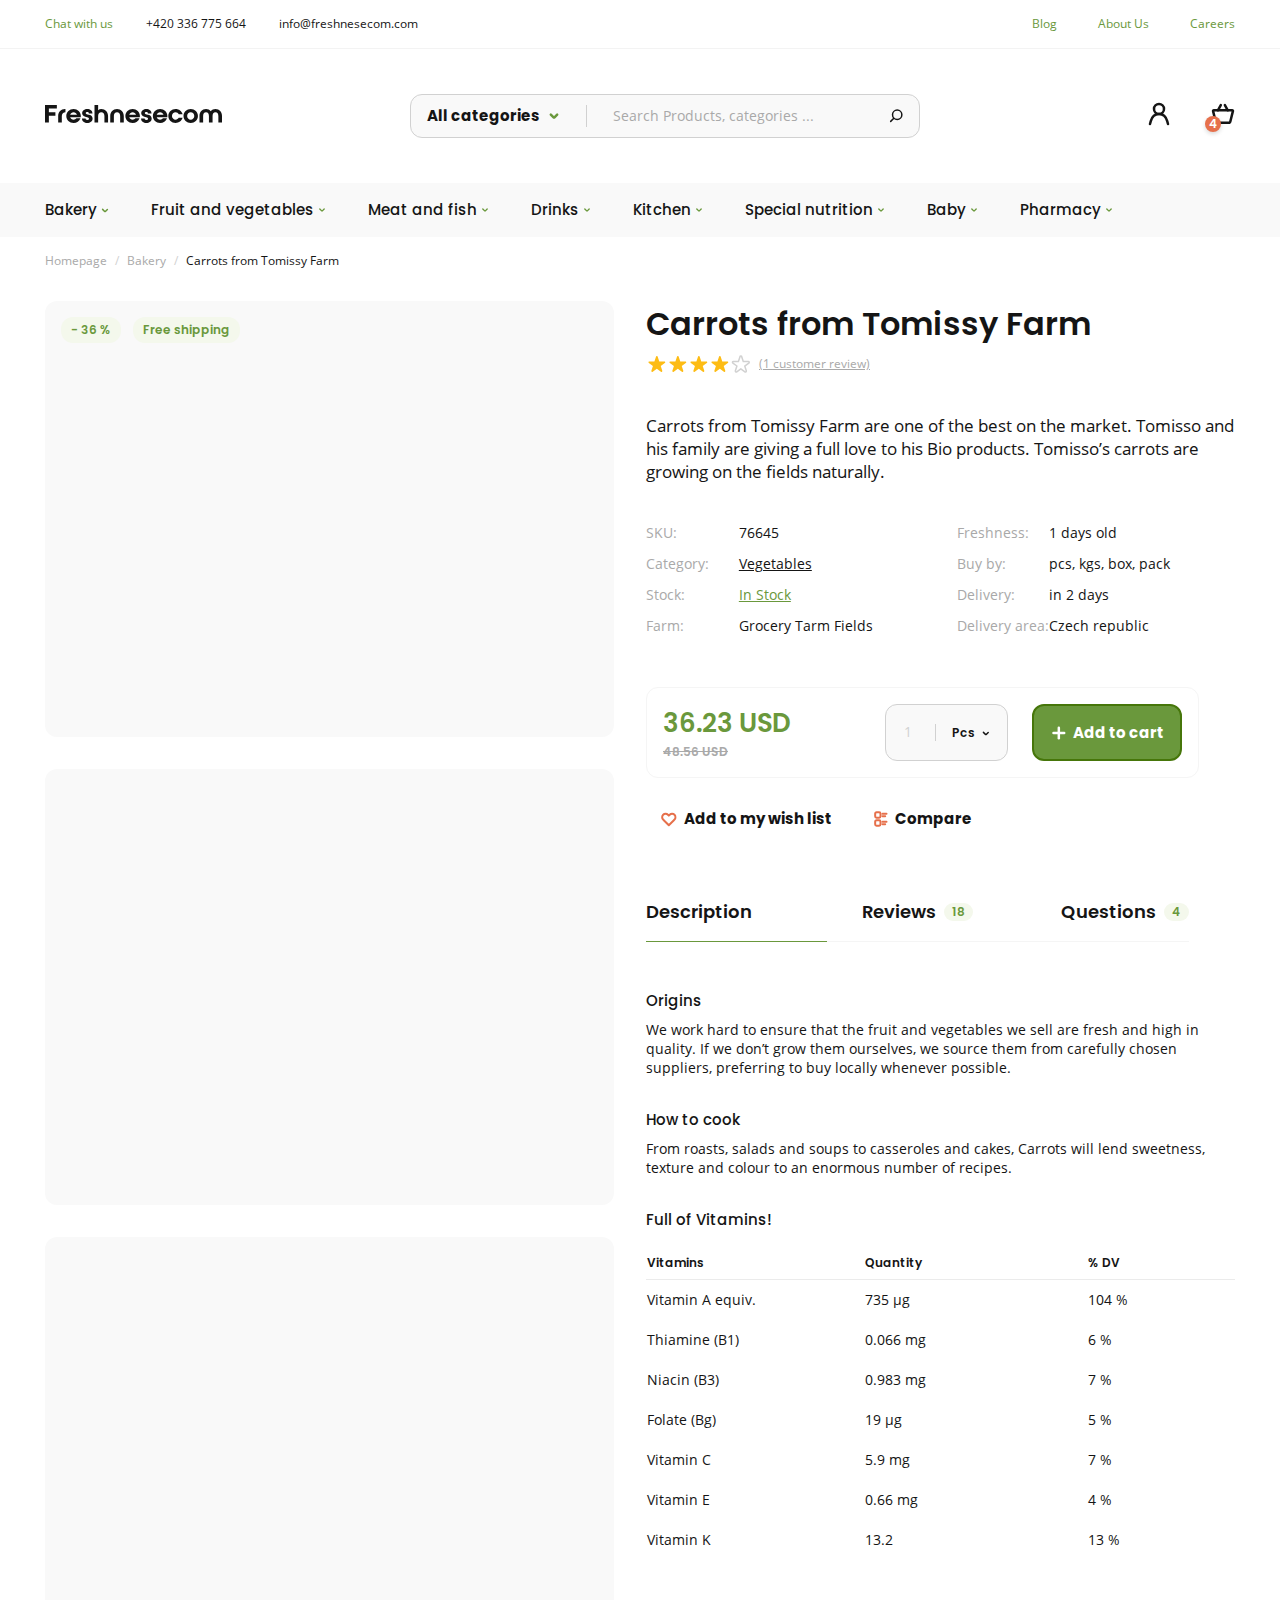
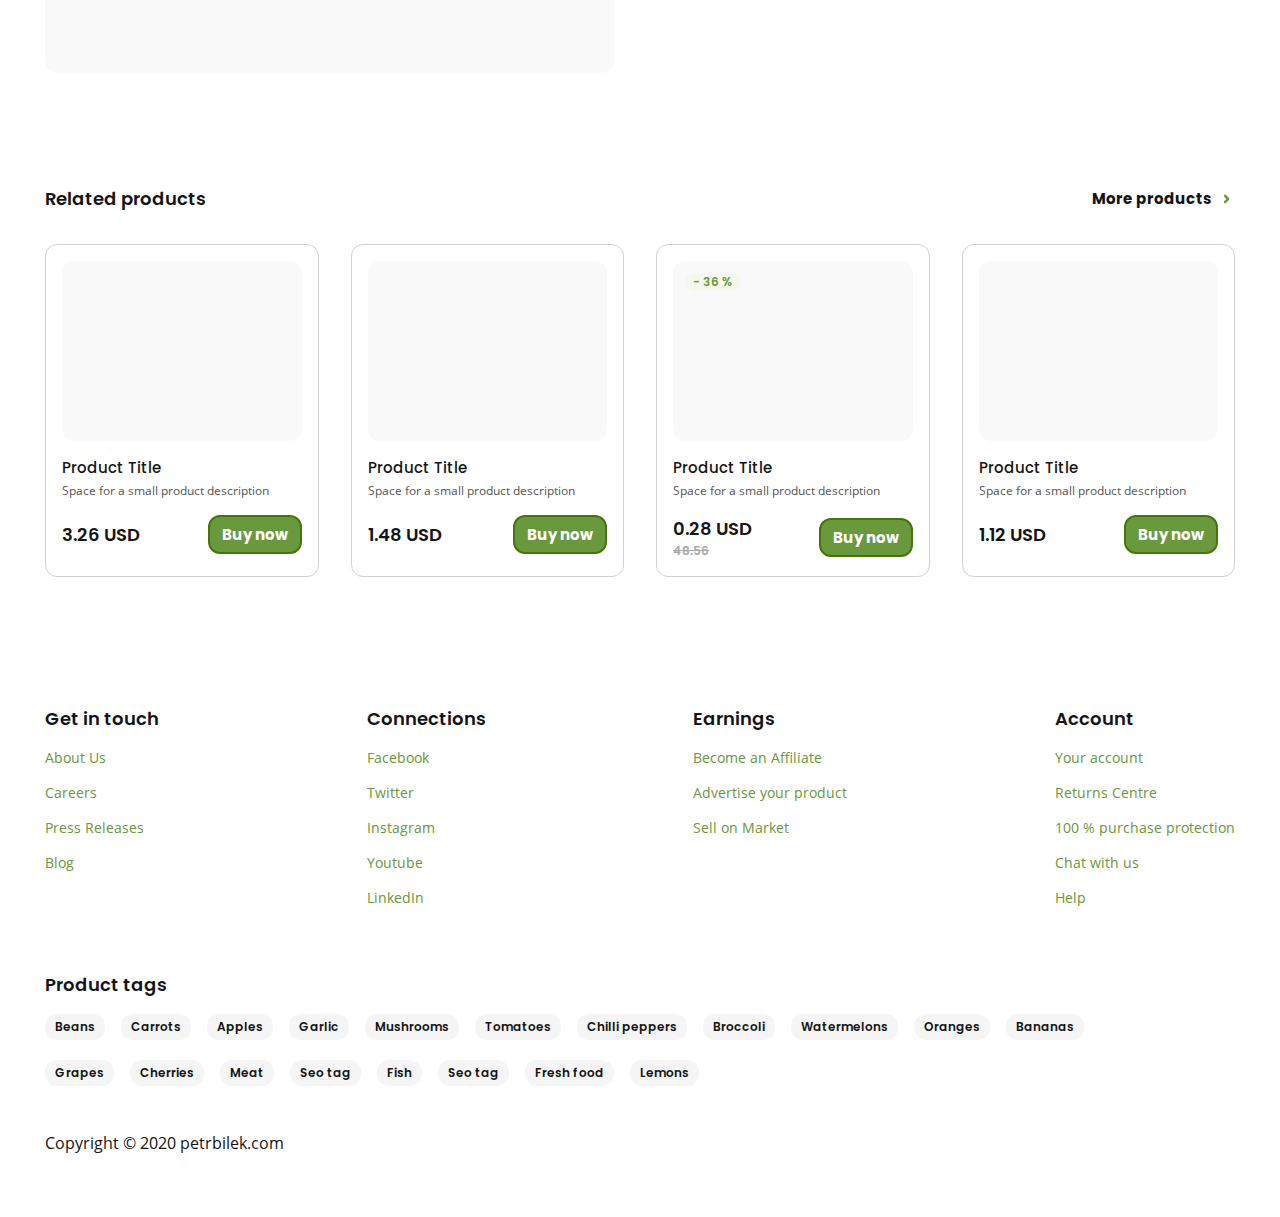
<file: product-info.html>
<!DOCTYPE html>

</html lang="en">

<head>
    <meta charset="UTF-8">
    <title>Carrots from Tomissy Farm</title>
    <link rel="stylesheet" href="fonts.css">
    <link rel="stylesheet" href="style.css">
</head>

<body>
    <header class="small-header container row">
        <div class="left row">
            <a href="#" class="chat">Chat with us</a>
            <p class="info">+420 336 775 664</p>
            <p class="info">info@freshnesecom.com</p>
        </div>
        <div class="right">
            <a href="blog.html" class="menu-item">Blog</a>
            <a href="#" class="menu-item">About Us</a>
            <a href="#" class="menu-item">Careers</a>
        </div>
    </header>

    <header class="big-header container row">
        <div class="logo-container">
            <a href="index.html"><img src="img/logo.svg" alt="logo"></a>
        </div>
        <div class="search row">
            <div class="select row">
                <p class="select-category">All categories</p>
                <img src="icons/arrow-down-more.svg" alt="select">
            </div>
            <input type="text" class="search-input" placeholder="Search Products, categories ...">
            <img src="icons/search-icon.svg" alt="search icon" class="search-icon" draggable="false">
        </div>
        <div class="user-panel row">
            <div class="user-icon">
                <img src="icons/user-icon.svg" alt="user icon">
            </div>
            <div class="cart">
                <div class="cart-value">4</div>
                <img src="icons/cart-icon.svg" alt="cart">
            </div>
        </div>
    </header>

    <nav class="main-nav container row">
        <div class="menu-item row">
            <a href="/bakery.html">Bakery</a>
            <img src="icons/arrow-small-down.svg" alt="arrow">
        </div>
        <div class="menu-item row">
            <a href="fruit-and-vegetables.html">Fruit and vegetables</a>
            <img src="icons/arrow-small-down.svg" alt="arrow" width="12" height="12">
        </div>
        <div class="menu-item row">
            <a href="meat-and-fish.html">Meat and fish</a>
            <img src="icons/arrow-small-down.svg" alt="arrow" width="12" height="12">
        </div>
        <div class="menu-item row">
            <a href="drinks.html">Drinks</a>
            <img src="icons/arrow-small-down.svg" alt="arrow" width="12" height="12">
        </div>
        <div class="menu-item row">
            <a href="kitchen.html">Kitchen</a>
            <img src="icons/arrow-small-down.svg" alt="arrow" width="12" height="12">
        </div>
        <div class="menu-item row">
            <a href="special-nutrition.html">Special nutrition</a>
            <img src="icons/arrow-small-down.svg" alt="arrow" width="12" height="12">
        </div>
        <div class="menu-item row">
            <a href="baby.html">Baby</a>
            <img src="icons/arrow-small-down.svg" alt="arrow" width="12" height="12">
        </div>
        <div class="menu-item row">
            <a href="pharmacy.html">Pharmacy</a>
            <img src="icons/arrow-small-down.svg" alt="arrow" width="12" height="12">
        </div>
    </nav>

    <main>
        <section class="path-section container row">
            <a href="index.html" class="home">Homepage</a>
            <p class="slash">/</p>
            <a href="bakery.html" class="sel-cat">Bakery</a>
            <p class="slash">/</p>
            <p class="sel-cat">Carrots from Tomissy Farm</p>
        </section>

        <section class="full-prodinfo row">

            <section class="img-column column">
                <div class="tags row">
                    <p class="green-tag">- 36 %</p>
                    <p class="green-tag">Free shipping</p>
                </div>
                <div class="img-sub"></div>
                <div class="img-sub"></div>
                <div class="img-sub"></div>
            </section>

            <section class="info-column column">
                <div class="title-star">
                    <h1 class="title">Carrots from Tomissy Farm</h1>
                    <div class="star-review row">
                        <div class="stars row">
                            <img src="icons/star-yellow20x20.svg" alt="">
                            <img src="icons/star-yellow20x20.svg" alt="">
                            <img src="icons/star-yellow20x20.svg" alt="">
                            <img src="icons/star-yellow20x20.svg" alt="">
                            <img src="icons/star-transparent20x20.svg" alt="">
                        </div>
                        <a class="review-value" href="#">(1 customer review)</a>
                    </div>
                </div>

                <div class="descript-div">
                    <p class="description">
                        Carrots from Tomissy Farm are one of the best on the market. Tomisso and his family are giving a
                        full love to his Bio products. Tomisso’s carrots are growing on the fields naturally.
                    </p>
                </div>

                <div class="chara-columns row">
                    <div class="column-1 column">
                        <div class="row">
                            <p class="name">SKU:</p>
                            <p class="value">76645</p>
                        </div>
                        <div class="row">
                            <p class="name">Category:</p>
                            <a href="#" class="value">Vegetables</a>
                        </div>
                        <div class="row">
                            <p class="name">Stock:</p>
                            <a href="#" class="value green">In Stock</a>
                        </div>
                        <div class="row">
                            <p class="name">Farm:</p>
                            <p class="value">Grocery Tarm Fields</p>
                        </div>
                    </div>
                    <div class="column-2 column">
                        <div class="row">
                            <p class="name">Freshness:</p>
                            <p class="value">1 days old</p>
                        </div>
                        <div class="row">
                            <p class="name">Buy by:</p>
                            <p class="value">pcs, kgs, box, pack</p>
                        </div>
                        <div class="row">
                            <p class="name">Delivery:</p>
                            <p class="value">in 2 days</p>
                        </div>
                        <div class="row">
                            <p class="name">Delivery area:</p>
                            <p class="value">Czech republic</p>
                        </div>
                    </div>
                </div>

                <div class="add-div row">
                    <div class="price-column column">
                        <p class="price">36.23 USD</p>
                        <p class="old-price">48.56 USD</p>
                    </div>
                    <div class="btns row">
                        <div class="count-block row">
                            <input type="text" name="value" placeholder="1">
                            <label class="check-count row">
                                <input type="checkbox" name="check-count" />
                                <p class="check-name">Pcs</p>
                                <div class="check-icon"></div>
                            </label>
                        </div>
                        <div class="green-btn row">
                            <img src="icons/plus-white.svg" alt="plus">
                            <p>Add to cart</p>
                        </div>
                    </div>
                </div>

                <div class="wish-div row">
                    <div class="wish-btn row">
                        <label class="check-wish row">
                            <input type="checkbox" name="check-wish" />
                            <div class="check-icon"></div>
                            <p class="check-name">Add to my wish list</p>
                        </label>
                    </div>
                    <div class="compare-btn row">
                        <img src="icons/compare.svg" alt="compare icon">
                        <p>Compare</p>
                    </div>
                </div>

                <div class="big-description column">
                    <div class="select-row row">
                        <div class="select-btn">
                            <input type="radio" name="radio-select" id="radio-select1" checked />
                            <label for="radio-select1" class="radio-select row">
                                <p class="radio-name">Description</p>
                            </label>
                        </div>

                        <div class="select-btn">
                            <input type="radio" name="radio-select" id="radio-select2" />
                            <label for="radio-select2" class="radio-select radio-select2 row">
                                <p class="radio-name">Reviews</p>
                                <p class="green-tag">18</p>
                            </label>
                        </div>

                        <div class="select-btn">
                            <input type="radio" name="radio-select" id="radio-select3" />
                            <label for="radio-select3" class="radio-select radio-select3 row">
                                <p class="radio-name">Questions</p>
                                <p class="green-tag">4</p>
                            </label>
                        </div>
                    </div>

                    <div class="description-text">
                        <div class="text1">
                            <h3 class="title">Origins</h3>
                            <p class="description">
                                We work hard to ensure that the fruit and vegetables we sell are fresh and high in
                                quality. If we don’t grow them ourselves, we source them from carefully chosen
                                suppliers, preferring to buy locally whenever possible.
                            </p>
                        </div>
                        <div class="text2">
                            <h3 class="title">How to cook</h3>
                            <p class="description">
                                From roasts, salads and soups to casseroles and cakes, Carrots will lend sweetness,
                                texture and colour to an enormous number of recipes.
                            </p>
                        </div>
                    </div>

                    <div class="vitamin-table">
                        <h3 class="title">Full of Vitamins!</h3>
                        <table class="vitamins">
                            <tr class="first-row">
                                <th>Vitamins</th>
                                <th>Quantity</th>
                                <th>% DV</th>
                            </tr>
                            <tr>
                                <td>Vitamin A equiv.</td>
                                <td>735 μg</td>
                                <td>104 %</td>
                            </tr>
                            <tr>
                                <td>Thiamine (B1)</td>
                                <td>0.066 mg</td>
                                <td>6 %</td>
                            </tr>
                            <tr>
                                <td>Niacin (B3)</td>
                                <td>0.983 mg</td>
                                <td>7 %</td>
                            </tr>
                            <tr>
                                <td>Folate (Bg)</td>
                                <td>19 μg</td>
                                <td>5 %</td>
                            </tr>
                            <tr>
                                <td>Vitamin C</td>
                                <td>5.9 mg</td>
                                <td>7 %</td>
                            </tr>
                            <tr>
                                <td>Vitamin E</td>
                                <td>0.66 mg</td>
                                <td>4 %</td>
                            </tr>
                            <tr>
                                <td>Vitamin K</td>
                                <td>13.2</td>
                                <td>13 %</td>
                            </tr>
                        </table>
                    </div>
                </div>
            </section>
        </section>

        <section class="products-section container">
            <div class="section-title-row row">
                <p class="section-title title">Related products</p>
                <div class="section-btn button-right row">
                    <a href="#">More products</a>
                    <img src="icons/arrow-green-right.svg" alt="icon">
                </div>
            </div>
            <div class="products-row row">
                <div class="column product-card product-card-2">
                    <div class="img-sub">
                    </div>
                    <p class="product-title">Product Title</p>
                    <p class="description">Space for a small product description</p>
                    <div class="price-row row">
                        <div class="column">
                            <p class="price">3.26 USD</p>
                        </div>
                        <div><a href="checkout.html" class="buy-now-btn green-btn">Buy now</a></div>
                    </div>
                </div>

                <div class="column product-card product-card-2">
                    <div class="img-sub">
                    </div>
                    <p class="product-title">Product Title</p>
                    <p class="description">Space for a small product description</p>
                    <div class="price-row row">
                        <div class="column">
                            <p class="price">1.48 USD</p>
                        </div>
                        <div><a href="checkout.html" class="buy-now-btn green-btn">Buy now</a></div>
                    </div>
                </div>

                <div class="column product-card product-card-2">
                    <div class="img-sub">
                        <p class="discount">- 36 %</p>
                    </div>
                    <p class="product-title">Product Title</p>
                    <p class="description">Space for a small product description</p>
                    <div class="price-row row">
                        <div class="column">
                            <p class="price">0.28 USD</p>
                            <p class="old-price">48.56</p>
                        </div>
                        <div><a href="checkout.html" class="buy-now-btn green-btn">Buy now</a></div>
                    </div>
                </div>

                <div class="column product-card product-card-2">
                    <div class="img-sub">
                    </div>
                    <p class="product-title">Product Title</p>
                    <p class="description">Space for a small product description</p>
                    <div class="price-row row">
                        <div class="column">
                            <p class="price">1.12 USD</p>
                        </div>
                        <div><a href="checkout.html" class="buy-now-btn green-btn">Buy now</a></div>
                    </div>
                </div>
            </div>
        </section>
    </main>

    <footer>
        <section class="links-section row">
            <div class="column">
                <p class="title">Get in touch</p>
                <ul>
                    <li><a href="#" class="link">About Us</a></li>
                    <li><a href="#" class="link">Careers</a></li>
                    <li><a href="#" class="link">Press Releases</a></li>
                    <li><a href="blog.html" class="link">Blog</a></li>
                </ul>
            </div>
            <div class="column">
                <p class="title">Connections</p>
                <ul>
                    <li><a href="#" class="link">Facebook</a></li>
                    <li><a href="#" class="link">Twitter</a></li>
                    <li><a href="#" class="link">Instagram</a></li>
                    <li><a href="#" class="link">Youtube</a></li>
                    <li><a href="#" class="link">LinkedIn</a></li>
                </ul>
            </div>
            <div class="column">
                <p class="title">Earnings</p>
                <ul>
                    <li><a href="#" class="link">Become an Affiliate</a></li>
                    <li><a href="#" class="link">Advertise your product</a></li>
                    <li><a href="#" class="link">Sell on Market</a></li>
                </ul>
            </div>
            <div class="column">
                <p class="title">Account</p>
                <ul>
                    <li><a href="#" class="link">Your account</a></li>
                    <li><a href="#" class="link">Returns Centre</a></li>
                    <li><a href="#" class="link">100 % purchase protection</a></li>
                    <li><a href="#" class="link">Chat with us</a></li>
                    <li><a href="#" class="link">Help</a></li>
                </ul>
            </div>
        </section>

        <section class="tags-section">
            <p class="tags-title">Product tags</p>
            <div class="tags-list row">
                <p class="tag">Beans</p>
                <p class="tag">Carrots</p>
                <p class="tag">Apples</p>
                <p class="tag">Garlic</p>
                <p class="tag">Mushrooms</p>
                <p class="tag">Tomatoes</p>
                <p class="tag">Chilli peppers</p>
                <p class="tag">Broccoli</p>
                <p class="tag">Watermelons</p>
                <p class="tag">Oranges</p>
                <p class="tag">Bananas</p>
                <p class="tag">Grapes</p>
                <p class="tag">Cherries</p>
                <p class="tag">Meat</p>
                <p class="tag">Seo tag</p>
                <p class="tag">Fish</p>
                <p class="tag">Seo tag</p>
                <p class="tag">Fresh food</p>
                <p class="tag">Lemons</p>
            </div>
        </section>

        <div class="copyright">
            <p>Copyright © 2020 petrbilek.com</p>
        </div>
    </footer>
</body>
</file>
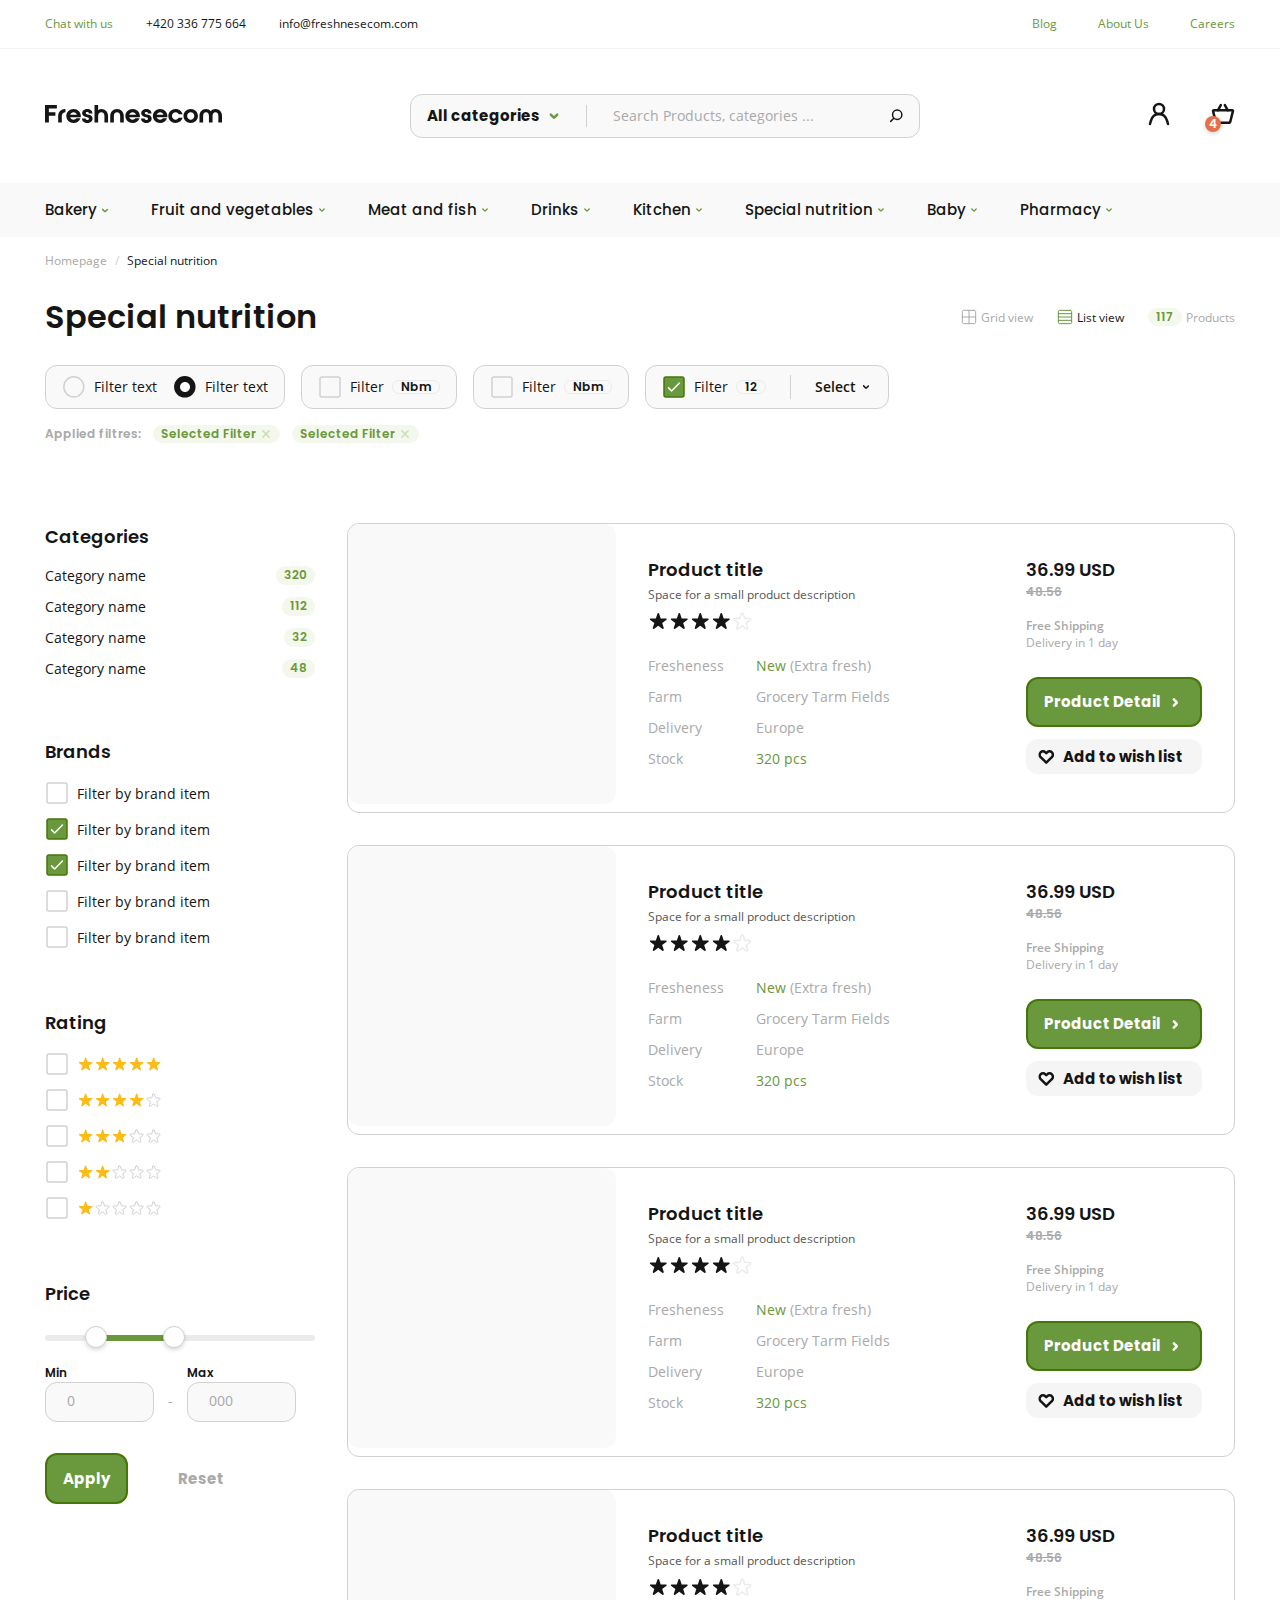
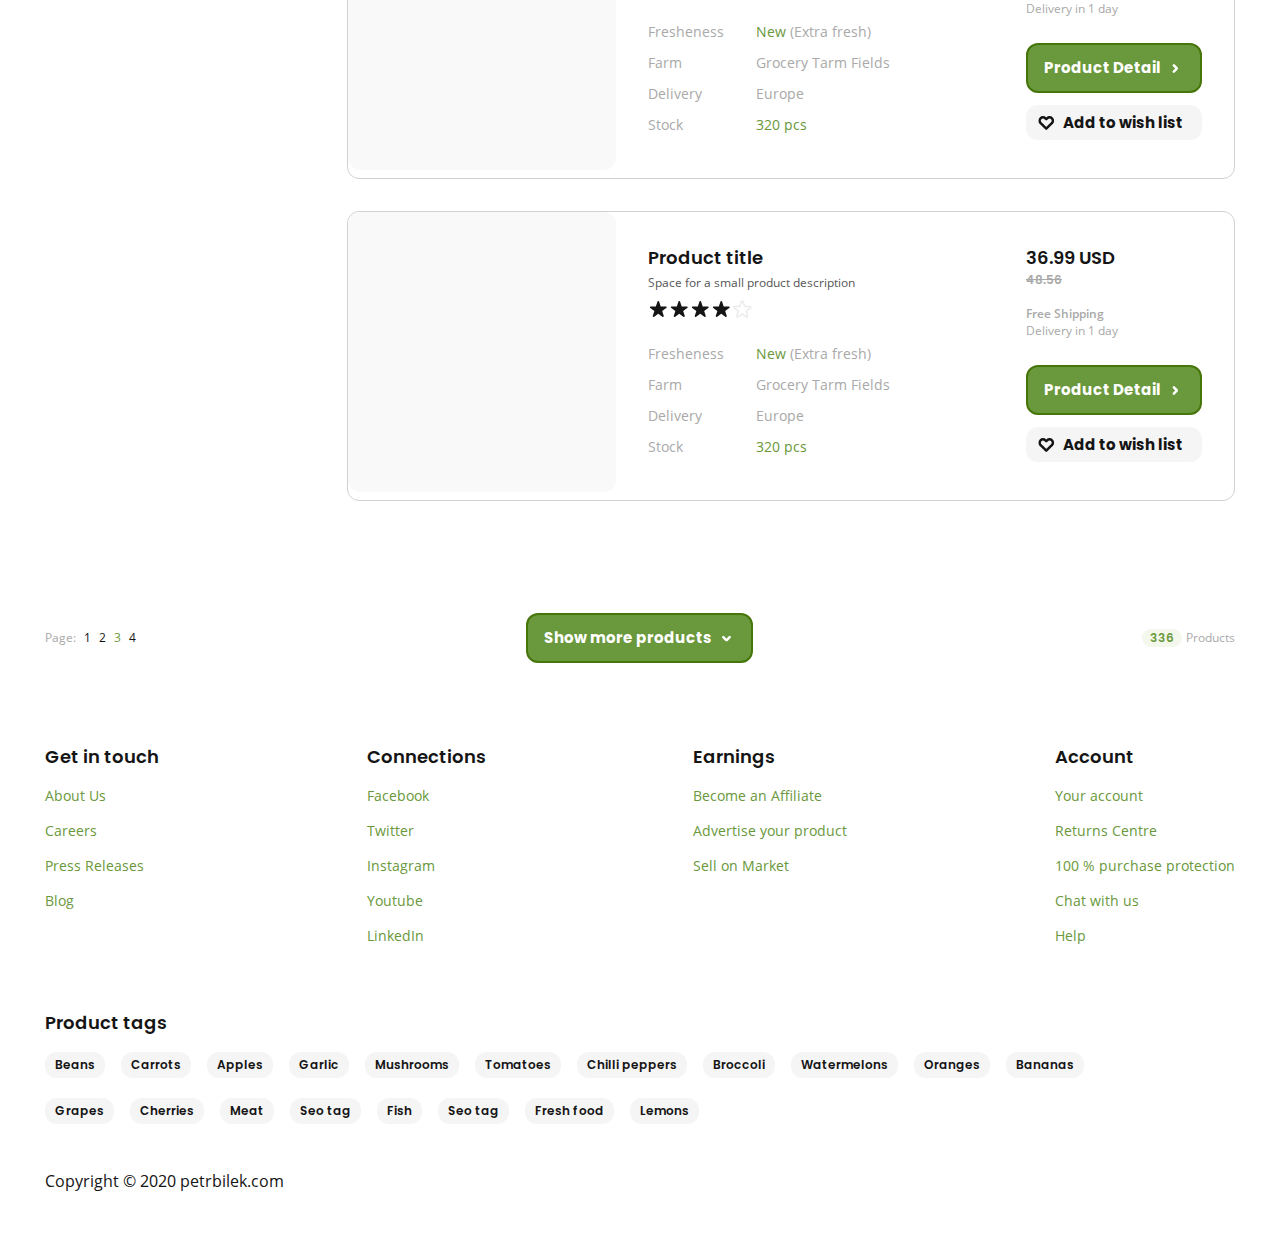
<file: special-nutrition.html>
<!DOCTYPE html>

</html lang="en">

<head>
    <meta charset="UTF-8">
    <title>Special nutrition</title>
    <link rel="stylesheet" href="fonts.css">
    <link rel="stylesheet" href="style.css">
</head>

<body>
    <header class="small-header container row">
        <div class="left row">
            <a href="#" class="chat">Chat with us</a>
            <p class="info">+420 336 775 664</p>
            <p class="info">info@freshnesecom.com</p>
        </div>
        <div class="right">
            <a href="blog.html" class="menu-item">Blog</a>
            <a href="#" class="menu-item">About Us</a>
            <a href="#" class="menu-item">Careers</a>
        </div>
    </header>

    <header class="big-header container row">
        <div class="logo-container">
            <a href="index.html"><img src="img/logo.svg" alt="logo"></a>
        </div>
        <div class="search row">
            <div class="select row">
                <p class="select-category">All categories</p>
                <img src="icons/arrow-down-more.svg" alt="select">
            </div>
            <input type="text" class="search-input" placeholder="Search Products, categories ...">
            <img src="icons/search-icon.svg" alt="search icon" class="search-icon" draggable="false">
        </div>
        <div class="user-panel row">
            <div class="user-icon">
                <img src="icons/user-icon.svg" alt="user icon">
            </div>
            <div class="cart">
                <div class="cart-value">4</div>
                <img src="icons/cart-icon.svg" alt="cart">
            </div>
        </div>
    </header>

    <nav class="main-nav container row">
        <div class="menu-item row">
            <a href="bakery.html">Bakery</a>
            <img src="icons/arrow-small-down.svg" alt="arrow">
        </div>
        <div class="menu-item row">
            <a href="fruit-and-vegetables.html">Fruit and vegetables</a>
            <img src="icons/arrow-small-down.svg" alt="arrow" width="12" height="12">
        </div>
        <div class="menu-item row">
            <a href="meat-and-fish.html">Meat and fish</a>
            <img src="icons/arrow-small-down.svg" alt="arrow" width="12" height="12">
        </div>
        <div class="menu-item row">
            <a href="drinks.html">Drinks</a>
            <img src="icons/arrow-small-down.svg" alt="arrow" width="12" height="12">
        </div>
        <div class="menu-item row">
            <a href="kitchen.html">Kitchen</a>
            <img src="icons/arrow-small-down.svg" alt="arrow" width="12" height="12">
        </div>
        <div class="menu-item row">
            <a href="special-nutrition.html">Special nutrition</a>
            <img src="icons/arrow-small-down.svg" alt="arrow" width="12" height="12">
        </div>
        <div class="menu-item row">
            <a href="baby.html">Baby</a>
            <img src="icons/arrow-small-down.svg" alt="arrow" width="12" height="12">
        </div>
        <div class="menu-item row">
            <a href="pharmacy.html">Pharmacy</a>
            <img src="icons/arrow-small-down.svg" alt="arrow" width="12" height="12">
        </div>
    </nav>

    <main>
        <section class="path-section container row">
            <a href="index.html" class="home">Homepage</a>
            <p class="slash">/</p>
            <p class="sel-cat">Special nutrition</p>
        </section>

        <section class="title-nav container row">
            <div>
                <h1 class="title">Special nutrition</h1>
            </div>
            <div class="right-row row">
                <div class="row">
                    <label class="block view row">
                        <input type="radio" name="list" />
                        <div class="grid-view"></div>
                        <p class="view-text">Grid view</p>
                    </label>
                    <label class="block view row">
                        <input type="radio" name="list" checked />
                        <div class="list-view"></div>
                        <p class="view-text">List view</p>
                    </label>
                </div>
                <div class="block row">
                    <div class="green-tag">117</div>
                    <p>Products</p>
                </div>
            </div>
        </section>

        <section class="main-filtres container">
            <div class="row">
                <div class="row filter-block">
                    <label class="label-radio row">
                        <input type="radio" name="filter-text" />
                        <div class="radio-icon"></div>
                        <p class="radio-name">Filter text</p>
                    </label>
                    <label class="label-radio row">
                        <input type="radio" name="filter-text" checked />
                        <div class="radio-icon"></div>
                        <p class="radio-name">Filter text</p>
                    </label>
                </div>

                <div class="row filter-block">
                    <label class="check-filter row">
                        <input type="checkbox" name="check-filter" />
                        <div class="check-icon"></div>
                        <p class="check-name">Filter</p>
                    </label>
                    <label class="nbm-filter row">
                        <input type="checkbox" name="check-filter" />
                        <p class="tag-name">Nbm</p>
                    </label>
                </div>

                <div class="row filter-block">
                    <label class="check-filter row">
                        <input type="checkbox" name="check-filter" />
                        <div class="check-icon"></div>
                        <p class="check-name">Filter</p>
                    </label>
                    <label class="nbm-filter row">
                        <input type="checkbox" name="check-filter" />
                        <p class="tag-name">Nbm</p>
                    </label>
                </div>

                <div class="row filter-block">
                    <div class="left row">
                        <label class="check-filter row">
                            <input type="checkbox" name="check-filter" checked />
                            <div class="check-icon"></div>
                            <p class="check-name">Filter</p>
                        </label>
                        <label class="nbm-filter row">
                            <input type="checkbox" name="check-filter" />
                            <p class="tag-name">12</p>
                        </label>
                    </div>
                    <div class="select-block right row">
                        <p>Select</p>
                        <img src="icons/select-icon.svg" alt="">
                    </div>
                </div>

            </div>
            <div class="tags-row row">
                <p class="caption">Applied filtres:</p>
                <label class="label-tag row">
                    <input type="checkbox" name="check-tag" />
                    <p class="tag-name">Selected Filter</p>
                    <div class="cross-icon"></div>
                </label>
                <label class="label-tag row">
                    <input type="checkbox" name="check-tag" />
                    <p class="tag-name">Selected Filter</p>
                    <div class="cross-icon"></div>
                </label>
            </div>
        </section>

        <section class="main-prod-section row">
            <div class="product-filters column">
                <div class="filters-column categories column">
                    <h2 class="filter-title">Categories</h2>
                    <div class="cat-name row">
                        <p class="name">Category name</p>
                        <p class="value green-tag">320</p>
                    </div>
                    <div class="cat-name row">
                        <p class="name">Category name</p>
                        <p class="value green-tag">112</p>
                    </div>
                    <div class="cat-name row">
                        <p class="name">Category name</p>
                        <p class="value green-tag">32</p>
                    </div>
                    <div class="cat-name row">
                        <p class="name">Category name</p>
                        <p class="value green-tag">48</p>
                    </div>
                </div>

                <div class="filters-column brands column">
                    <h2 class="filter-title">Brands</h2>
                    <label class="check-filter row">
                        <input type="checkbox" name="check-filter" />
                        <div class="check-icon"></div>
                        <p class="check-name">Filter by brand item</p>
                    </label>
                    <label class="check-filter row">
                        <input type="checkbox" name="check-filter" checked />
                        <div class="check-icon"></div>
                        <p class="check-name">Filter by brand item</p>
                    </label>
                    <label class="check-filter row">
                        <input type="checkbox" name="check-filter" checked />
                        <div class="check-icon"></div>
                        <p class="check-name">Filter by brand item</p>
                    </label>
                    <label class="check-filter row">
                        <input type="checkbox" name="check-filter" />
                        <div class="check-icon"></div>
                        <p class="check-name">Filter by brand item</p>
                    </label>
                    <label class="check-filter row">
                        <input type="checkbox" name="check-filter" />
                        <div class="check-icon"></div>
                        <p class="check-name">Filter by brand item</p>
                    </label>
                </div>

                <div class="filters-column rating column">
                    <h2 class="filter-title">Rating</h2>
                    <label class="check-filter row">
                        <input type="checkbox" name="check-filter" />
                        <div class="check-icon"></div>
                        <div class="stars row">
                            <img src="icons/star-yellow.svg" alt="star" class="star">
                            <img src="icons/star-yellow.svg" alt="star" class="star">
                            <img src="icons/star-yellow.svg" alt="star" class="star">
                            <img src="icons/star-yellow.svg" alt="star" class="star">
                            <img src="icons/star-yellow.svg" alt="star" class="star">
                        </div>
                    </label>
                    <label class="check-filter row">
                        <input type="checkbox" name="check-filter" />
                        <div class="check-icon"></div>
                        <div class="stars row">
                            <img src="icons/star-yellow.svg" alt="star" class="star">
                            <img src="icons/star-yellow.svg" alt="star" class="star">
                            <img src="icons/star-yellow.svg" alt="star" class="star">
                            <img src="icons/star-yellow.svg" alt="star" class="star">
                            <img src="icons/star-transparent.svg" alt="star" class="star">
                        </div>
                    </label>
                    <label class="check-filter row">
                        <input type="checkbox" name="check-filter" />
                        <div class="check-icon"></div>
                        <div class="stars row">
                            <img src="icons/star-yellow.svg" alt="star" class="star">
                            <img src="icons/star-yellow.svg" alt="star" class="star">
                            <img src="icons/star-yellow.svg" alt="star" class="star">
                            <img src="icons/star-transparent.svg" alt="star" class="star">
                            <img src="icons/star-transparent.svg" alt="star" class="star">
                        </div>
                    </label>
                    <label class="check-filter row">
                        <input type="checkbox" name="check-filter" />
                        <div class="check-icon"></div>
                        <div class="stars row">
                            <img src="icons/star-yellow.svg" alt="star" class="star">
                            <img src="icons/star-yellow.svg" alt="star" class="star">
                            <img src="icons/star-transparent.svg" alt="star" class="star">
                            <img src="icons/star-transparent.svg" alt="star" class="star">
                            <img src="icons/star-transparent.svg" alt="star" class="star">
                        </div>
                    </label>
                    <label class="check-filter row">
                        <input type="checkbox" name="check-filter" />
                        <div class="check-icon"></div>
                        <div class="stars row">
                            <img src="icons/star-yellow.svg" alt="star" class="star">
                            <img src="icons/star-transparent.svg" alt="star" class="star">
                            <img src="icons/star-transparent.svg" alt="star" class="star">
                            <img src="icons/star-transparent.svg" alt="star" class="star">
                            <img src="icons/star-transparent.svg" alt="star" class="star">
                        </div>
                    </label>
                </div>

                <div class="filters-column price column">
                    <h2 class="filter-title">Price</h2>
                    <div class="slider row">
                        <div class="line"></div>
                        <div class="line"></div>
                        <div class="line"></div>
                        <div class="circle"></div>
                        <div class="circle"></div>
                    </div>
                    <div class="minmax row">
                        <div class="from column">
                            <p>Min</p>
                            <input type="text" name="price" placeholder="0">
                        </div>
                        <div class="hyphen column">-</div>
                        <div class="to column">
                            <p>Max</p>
                            <input type="text" name="price" placeholder="000">
                        </div>
                    </div>
                    <div class="button-row">
                        <a href="#" class="green-btn">Apply</a>
                        <a href="#" class="reset-btn">Reset</a>
                    </div>
                </div>
            </div>

            <div class="product-cards column">
                <div class="big-product-card row">
                    <div class="img-container">
                        <div class="img-sub"></div>
                    </div>
                    <div class="card-info row">
                        <div class="chara-info column">
                            <h3 class="product-name">Product title</h3>
                            <p class="description">Space for a small product description</p>
                            <div class="rating row">
                                <img src="icons/star-black.svg" alt="star">
                                <img src="icons/star-black.svg" alt="star">
                                <img src="icons/star-black.svg" alt="star">
                                <img src="icons/star-black.svg" alt="star">
                                <img src="icons/star-black-transparent.svg" alt="star">
                            </div>
                            <div class="basic-info row">
                                <div class="column column-1">
                                    <p>Fresheness</p>
                                    <p>Farm</p>
                                    <p>Delivery</p>
                                    <p>Stock</p>
                                </div>
                                <div class="column">
                                    <p><span class="green">New</span> (Extra fresh)</p>
                                    <p>Grocery Tarm Fields</p>
                                    <p>Europe</p>
                                    <p class="green">320 pcs</p>
                                </div>
                            </div>
                        </div>
                        <div class="price-info column">
                            <div class="price-div">
                                <p class="price">36.99 USD</p>
                                <p class="old-price">48.56</p>
                            </div>
                            <div class="delivery-info">
                                <p class="ship-bold">Free Shipping</p>
                                <p>Delivery in 1 day</p>
                            </div>
                            <div class="buttons-div">
                                <div class="detail-btn row">
                                    <a href="#">Product Detail</a>
                                    <img src="icons/arrow-right-white.svg" alt="arrow">
                                </div>
                                <div class="wish-btn row">
                                    <img src="icons/heart-icon.svg" alt="heart">
                                    <a href="#">Add to wish list</a>
                                </div>
                            </div>
                        </div>
                    </div>
                </div>

                <div class="big-product-card row">
                    <div class="img-container">
                        <div class="img-sub"></div>
                    </div>
                    <div class="card-info row">
                        <div class="chara-info column">
                            <h3 class="product-name">Product title</h3>
                            <p class="description">Space for a small product description</p>
                            <div class="rating row">
                                <img src="icons/star-black.svg" alt="star">
                                <img src="icons/star-black.svg" alt="star">
                                <img src="icons/star-black.svg" alt="star">
                                <img src="icons/star-black.svg" alt="star">
                                <img src="icons/star-black-transparent.svg" alt="star">
                            </div>
                            <div class="basic-info row">
                                <div class="column column-1">
                                    <p>Fresheness</p>
                                    <p>Farm</p>
                                    <p>Delivery</p>
                                    <p>Stock</p>
                                </div>
                                <div class="column">
                                    <p><span class="green">New</span> (Extra fresh)</p>
                                    <p>Grocery Tarm Fields</p>
                                    <p>Europe</p>
                                    <p class="green">320 pcs</p>
                                </div>
                            </div>
                        </div>
                        <div class="price-info column">
                            <div class="price-div">
                                <p class="price">36.99 USD</p>
                                <p class="old-price">48.56</p>
                            </div>
                            <div class="delivery-info">
                                <p class="ship-bold">Free Shipping</p>
                                <p>Delivery in 1 day</p>
                            </div>
                            <div class="buttons-div">
                                <div class="detail-btn row">
                                    <a href="#">Product Detail</a>
                                    <img src="icons/arrow-right-white.svg" alt="arrow">
                                </div>
                                <div class="wish-btn row">
                                    <img src="icons/heart-icon.svg" alt="heart">
                                    <a href="#">Add to wish list</a>
                                </div>
                            </div>
                        </div>
                    </div>
                </div>

                <div class="big-product-card row">
                    <div class="img-container">
                        <div class="img-sub"></div>
                    </div>
                    <div class="card-info row">
                        <div class="chara-info column">
                            <h3 class="product-name">Product title</h3>
                            <p class="description">Space for a small product description</p>
                            <div class="rating row">
                                <img src="icons/star-black.svg" alt="star">
                                <img src="icons/star-black.svg" alt="star">
                                <img src="icons/star-black.svg" alt="star">
                                <img src="icons/star-black.svg" alt="star">
                                <img src="icons/star-black-transparent.svg" alt="star">
                            </div>
                            <div class="basic-info row">
                                <div class="column column-1">
                                    <p>Fresheness</p>
                                    <p>Farm</p>
                                    <p>Delivery</p>
                                    <p>Stock</p>
                                </div>
                                <div class="column">
                                    <p><span class="green">New</span> (Extra fresh)</p>
                                    <p>Grocery Tarm Fields</p>
                                    <p>Europe</p>
                                    <p class="green">320 pcs</p>
                                </div>
                            </div>
                        </div>
                        <div class="price-info column">
                            <div class="price-div">
                                <p class="price">36.99 USD</p>
                                <p class="old-price">48.56</p>
                            </div>
                            <div class="delivery-info">
                                <p class="ship-bold">Free Shipping</p>
                                <p>Delivery in 1 day</p>
                            </div>
                            <div class="buttons-div">
                                <div class="detail-btn row">
                                    <a href="#">Product Detail</a>
                                    <img src="icons/arrow-right-white.svg" alt="arrow">
                                </div>
                                <div class="wish-btn row">
                                    <img src="icons/heart-icon.svg" alt="heart">
                                    <a href="#">Add to wish list</a>
                                </div>
                            </div>
                        </div>
                    </div>
                </div>

                <div class="big-product-card row">
                    <div class="img-container">
                        <div class="img-sub"></div>
                    </div>
                    <div class="card-info row">
                        <div class="chara-info column">
                            <h3 class="product-name">Product title</h3>
                            <p class="description">Space for a small product description</p>
                            <div class="rating row">
                                <img src="icons/star-black.svg" alt="star">
                                <img src="icons/star-black.svg" alt="star">
                                <img src="icons/star-black.svg" alt="star">
                                <img src="icons/star-black.svg" alt="star">
                                <img src="icons/star-black-transparent.svg" alt="star">
                            </div>
                            <div class="basic-info row">
                                <div class="column column-1">
                                    <p>Fresheness</p>
                                    <p>Farm</p>
                                    <p>Delivery</p>
                                    <p>Stock</p>
                                </div>
                                <div class="column">
                                    <p><span class="green">New</span> (Extra fresh)</p>
                                    <p>Grocery Tarm Fields</p>
                                    <p>Europe</p>
                                    <p class="green">320 pcs</p>
                                </div>
                            </div>
                        </div>
                        <div class="price-info column">
                            <div class="price-div">
                                <p class="price">36.99 USD</p>
                                <p class="old-price">48.56</p>
                            </div>
                            <div class="delivery-info">
                                <p class="ship-bold">Free Shipping</p>
                                <p>Delivery in 1 day</p>
                            </div>
                            <div class="buttons-div">
                                <div class="detail-btn row">
                                    <a href="#">Product Detail</a>
                                    <img src="icons/arrow-right-white.svg" alt="arrow">
                                </div>
                                <div class="wish-btn row">
                                    <img src="icons/heart-icon.svg" alt="heart">
                                    <a href="#">Add to wish list</a>
                                </div>
                            </div>
                        </div>
                    </div>
                </div>

                <div class="big-product-card row">
                    <div class="img-container">
                        <div class="img-sub"></div>
                    </div>
                    <div class="card-info row">
                        <div class="chara-info column">
                            <h3 class="product-name">Product title</h3>
                            <p class="description">Space for a small product description</p>
                            <div class="rating row">
                                <img src="icons/star-black.svg" alt="star">
                                <img src="icons/star-black.svg" alt="star">
                                <img src="icons/star-black.svg" alt="star">
                                <img src="icons/star-black.svg" alt="star">
                                <img src="icons/star-black-transparent.svg" alt="star">
                            </div>
                            <div class="basic-info row">
                                <div class="column column-1">
                                    <p>Fresheness</p>
                                    <p>Farm</p>
                                    <p>Delivery</p>
                                    <p>Stock</p>
                                </div>
                                <div class="column">
                                    <p><span class="green">New</span> (Extra fresh)</p>
                                    <p>Grocery Tarm Fields</p>
                                    <p>Europe</p>
                                    <p class="green">320 pcs</p>
                                </div>
                            </div>
                        </div>
                        <div class="price-info column">
                            <div class="price-div">
                                <p class="price">36.99 USD</p>
                                <p class="old-price">48.56</p>
                            </div>
                            <div class="delivery-info">
                                <p class="ship-bold">Free Shipping</p>
                                <p>Delivery in 1 day</p>
                            </div>
                            <div class="buttons-div">
                                <div class="detail-btn row">
                                    <a href="#">Product Detail</a>
                                    <img src="icons/arrow-right-white.svg" alt="arrow">
                                </div>
                                <div class="wish-btn row">
                                    <img src="icons/heart-icon.svg" alt="heart">
                                    <a href="#">Add to wish list</a>
                                </div>
                            </div>
                        </div>
                    </div>
                </div>

            </div>
        </section>

        <section class="page-nav row">
            <div class="pages row">
                <p class="caption">Page:</p>
                <a href="#" class="page">1</a>
                <a href="#" class="page">2</a>
                <a href="#" class="page active">3</a>
                <a href="#" class="page">4</a>
            </div>
            <div class="green-btn row">
                <a href="#">Show more products</a>
                <img src="icons/arrow-down-white.svg" alt="arrow">
            </div>
            <div class="value-prod row">
                <p class="green-tag">336</p>
                <p class="name">Products</p>
            </div>
        </section>
    </main>

    <footer>
        <section class="links-section row">
            <div class="column">
                <p class="title">Get in touch</p>
                <ul>
                    <li><a href="#" class="link">About Us</a></li>
                    <li><a href="#" class="link">Careers</a></li>
                    <li><a href="#" class="link">Press Releases</a></li>
                    <li><a href="blog.html" class="link">Blog</a></li>
                </ul>
            </div>
            <div class="column">
                <p class="title">Connections</p>
                <ul>
                    <li><a href="#" class="link">Facebook</a></li>
                    <li><a href="#" class="link">Twitter</a></li>
                    <li><a href="#" class="link">Instagram</a></li>
                    <li><a href="#" class="link">Youtube</a></li>
                    <li><a href="#" class="link">LinkedIn</a></li>
                </ul>
            </div>
            <div class="column">
                <p class="title">Earnings</p>
                <ul>
                    <li><a href="#" class="link">Become an Affiliate</a></li>
                    <li><a href="#" class="link">Advertise your product</a></li>
                    <li><a href="#" class="link">Sell on Market</a></li>
                </ul>
            </div>
            <div class="column">
                <p class="title">Account</p>
                <ul>
                    <li><a href="#" class="link">Your account</a></li>
                    <li><a href="#" class="link">Returns Centre</a></li>
                    <li><a href="#" class="link">100 % purchase protection</a></li>
                    <li><a href="#" class="link">Chat with us</a></li>
                    <li><a href="#" class="link">Help</a></li>
                </ul>
            </div>
        </section>

        <section class="tags-section">
            <p class="tags-title">Product tags</p>
            <div class="tags-list row">
                <p class="tag">Beans</p>
                <p class="tag">Carrots</p>
                <p class="tag">Apples</p>
                <p class="tag">Garlic</p>
                <p class="tag">Mushrooms</p>
                <p class="tag">Tomatoes</p>
                <p class="tag">Chilli peppers</p>
                <p class="tag">Broccoli</p>
                <p class="tag">Watermelons</p>
                <p class="tag">Oranges</p>
                <p class="tag">Bananas</p>
                <p class="tag">Grapes</p>
                <p class="tag">Cherries</p>
                <p class="tag">Meat</p>
                <p class="tag">Seo tag</p>
                <p class="tag">Fish</p>
                <p class="tag">Seo tag</p>
                <p class="tag">Fresh food</p>
                <p class="tag">Lemons</p>
            </div>
        </section>

        <div class="copyright">
            <p>Copyright © 2020 petrbilek.com</p>
        </div>
    </footer>
</body>
</file>
<file: fonts.css>
@font-face {
  font-family: "Open Sans";
  src: url(fonts/OpenSans-Light.ttf);
  font-weight: 300;
}

@font-face {
  font-family: "Open Sans";
  src: url(fonts/OpenSans-Regular.ttf);
  font-weight: 400;
}

@font-face {
  font-family: "Open Sans";
  src: url(fonts/OpenSans-SemiBold.ttf);
  font-weight: 600;
}

@font-face {
  font-family: "Open Sans";
  src: url(fonts/OpenSans-Bold.ttf);
  font-weight: 700;
}

@font-face {
  font-family: "Open Sans";
  src: url(fonts/OpenSans-ExtraBold.ttf);
  font-weight: 800;
}

@font-face {
  font-family: "Poppins";
  src: url(fonts/Poppins-Thin.ttf);
  font-weight: 100;
}

@font-face {
  font-family: "Poppins";
  src: url(fonts/Poppins-ExtraLight.ttf);
  font-weight: 200;
}

@font-face {
  font-family: "Poppins";
  src: url(fonts/Poppins-Light.ttf);
  font-weight: 300;
}

@font-face {
  font-family: "Poppins";
  src: url(fonts/Poppins-Regular.ttf);
  font-weight: 400;
}

@font-face {
  font-family: "Poppins";
  src: url(fonts/Poppins-Medium.ttf);
  font-weight: 500;
}

@font-face {
  font-family: "Poppins";
  src: url(fonts/Poppins-SemiBold.ttf);
  font-weight: 600;
}

@font-face {
  font-family: "Poppins";
  src: url(fonts/Poppins-Bold.ttf);
  font-weight: 700;
}

@font-face {
  font-family: "Poppins";
  src: url(fonts/Poppins-ExtraBold.ttf);
  font-weight: 800;
}

@font-face {
  font-family: "Poppins";
  src: url(fonts/Poppins-Black.ttf);
  font-weight: 900;
}
</file>
<file: style.css>
body,
span,
h1,
h2,
h3,
ul,
p,
a {
  margin: 0;
  padding: 0;
}

body {
  color: #151515;
}

a {
  color: #6a983c;
}

.container {
  padding: 0 45px;
}

.row {
  display: flex;
  flex-direction: row;
}

.column {
  display: flex;
  flex-direction: column;
}

header.small-header {
  padding: 16px 45px;
  justify-content: space-between;
  font: normal normal 400 12px/16px "Open Sans";
  border-bottom: 1px solid rgba(21, 21, 21, 0.05);
}

header.small-header a {
  text-decoration: none;
}

header.small-header .left .info {
  margin-left: 33px;
}

header.small-header .right .menu-item {
  margin-left: 38px;
}

header.big-header {
  padding: 40px 45px;
  justify-content: space-between;
  align-items: center;
}

header.big-header .search {
  padding: 10px 16px;
  background: #f9f9f9;
  border: 1px solid #d1d1d1;
  box-sizing: border-box;
  border-radius: 12px;
}

header.big-header .search .select {
  cursor: pointer;
  padding-right: 24px;
  border-right: 1px solid #d1d1d1;
}

header.big-header .search .select p {
  margin-right: 6px;
  font: normal normal 700 15px/22px "Poppins";
}

header.big-header .search input {
  margin-right: 12px;
  margin-left: 24px;
  width: 262px;
  display: block;
  outline: none;
  border: none;
  background: #f9f9f9;
}

header.big-header .search input::placeholder {
  font: normal normal 400 14px/19px "Open Sans";
  color: #a9a9a9;
}

header.big-header .search .search-icon {
  cursor: pointer;
}

header.big-header .user-panel {
  align-items: center;
}

header.big-header .user-panel img {
  cursor: pointer;
  margin-left: 40px;
}

header.big-header .user-panel .cart {
  position: relative;
  font: normal normal 600 12px/18px "Poppins";
  color: white;
}

header.big-header .user-panel .cart-value {
  position: absolute;
  cursor: pointer;
  top: 13px;
  left: 34px;
  width: 16px;
  height: 16px;
  display: flex;
  justify-content: center;
  align-items: center;
  background: #e6704b;
  box-shadow: 0px 2px 4px rgba(0, 0, 0, 0.15);
  border-radius: 50%;
}

nav.main-nav {
  padding: 16px 45px;
  background: #f9f9f9;
}

nav.main-nav .menu-item {
  cursor: pointer;
  margin-right: 40px;
  align-items: center;
}

nav.main-nav .menu-item a {
  text-decoration: none;
  font: normal normal 500 15px/22px "Poppins";
  color: #151515;
}

nav.main-nav .menu-item img {
  margin-left: 2px;
}

.category-menu {
  padding: 64px 45px;
}

.category-menu .menu {
  width: 270px;
}

.category-menu .title {
  margin-bottom: 16px;
  font: normal normal 600 18px/27px "Poppins";
}

.category-menu ul {
  list-style: none;
}

.category-menu ul li {
  margin-bottom: 12px;
}

.category-menu ul .category-item {
  font: normal normal 400 14px/19px "Open Sans";
}

.category-menu .more-btn {
  cursor: pointer;
  width: 179px;
  justify-content: center;
  margin-top: 48px;
  padding: 12.5px;
  background: #f5f5f5;
  border-radius: 12px;
}

.category-menu .more-btn a {
  margin-right: 6px;
  font: normal normal 700 15px/22px "Poppins";
  text-decoration: none;
  color: #151515;
}

.category-menu .green-card-row {
  flex: 1;
  justify-content: space-between;
}

.category-menu .card {
  flex: 1;
  margin-left: 32px;
  width: 419px;
  height: 280px;
  background: #f4f8ec url("img/vegetables-back.png") repeat;
  border-radius: 12px;
}

.category-menu .card .card-content {
  margin-top: 48px;
  margin-left: 33px;
}

.category-menu .card .subfocus {
  margin-bottom: 8px;
  font: normal normal 600 12px/18px "Poppins";
  color: #6a983c;
}

.category-menu .card .card-title {
  font: normal normal 600 22px/33px "Poppins";
}

.category-menu .card .recepies-btn {
  cursor: pointer;
  margin-top: 94px;
  width: 163px;
  justify-content: center;
  padding: 12px 0;
  border: 2px solid #92c064;
  box-sizing: border-box;
  border-radius: 12px;
}

.category-menu .card .recepies-btn a {
  margin-right: 6px;
  font: normal normal 700 15px/22px "Poppins";
  color: #151515;
  text-decoration: none;
}

.category-menu .products-btn {
  width: 167px;
}

.product-card {
  flex: 1;
  margin-left: 32px;
  padding: 16px;
  border: 1px solid #d1d1d1;
  border-radius: 12px;
}

.product-card .img-sub {
  display: block;
  object-fit: cover;
  width: 100%;
  height: 180px;
  background: #f9f9f9;
  border-radius: 12px;
}

.product-card .discount {
  margin: 12px;
  padding: 0 8px;
  display: inline-block;
  font: normal normal 600 12px/18px "Poppins";
  color: #6a983c;
  background: #f4f8ec;
  border-radius: 12px;
}

.product-card .product-title {
  margin-top: 16px;
  font: normal normal 500 15px/22px "Poppins";
}

.product-card .description {
  margin-top: 4px;
  margin-bottom: 16px;
  font: normal normal 400 12px/16px "Open Sans";
  color: #575757;
}

.product-card .price-row {
  justify-content: space-between;
  align-items: center;
}

.product-card .price-row .price {
  font: normal normal 600 18px/27px "Poppins";
}

.old-price {
  font: normal normal 600 12px/18px "Poppins";
  color: #a9a9a9;
  text-decoration: line-through;
}

.green-btn {
  display: inline-block;
  padding: 6.5px 12px;
  text-decoration: none;
  font: normal normal 700 15px/22px "Poppins";
  color: #ffffff;
  background: #6a983c;
  border: 2px solid #46760a;
  border-radius: 12px;
  box-sizing: border-box;
}

.comment-section {
  padding: 64px 0;
}

.section-title-row {
  margin-bottom: 32px;
  justify-content: space-between;
  align-items: center;
}

.section-title-row .section-title {
  font: normal normal 600 18px/27px "Poppins";
}

.section-title-row .section-btn {
  cursor: pointer;
}

.section-title-row .section-btn a {
  margin-right: 6px;
  text-decoration: none;
  font: normal normal 700 15px/22px "Poppins";
  color: #151515;
}

.comment-section .comment-row {
  height: 228px;
  position: relative;
  overflow: hidden;
  justify-content: center;
}

.comment-section .comment-row .gradient {
  position: absolute;
  top: 0;
  width: 88px;
  height: 227px;
  z-index: 3;
}

.comment-section .comment-row .left-gradient {
  left: 0;
  background: linear-gradient(90deg, #ffffff 0%, rgba(255, 255, 255, 0) 100%);
  opacity: 0.7;
}

.comment-section .comment-row .right-gradient {
  right: 0;
  background: linear-gradient(90deg, #ffffff 0%, rgba(255, 255, 255, 0) 100%);
  opacity: 0.7;
  transform: rotate(180deg);
}

.comment-section .flip {
  cursor: pointer;
  position: absolute;
  top: 89px;
  z-index: 4;
}

.comment-section .flip.arrow-left {
  left: 0;
}

.comment-section .flip.arrow-right {
  right: 0;
}

.comment-section .comment-card {
  flex-shrink: 0;
  margin-right: 32px;
  padding: 24px 32px 0;
  position: relative;
  width: 369px;
  height: 198px;
  text-align: center;
  border: 1px solid #f1f1f1;
  box-sizing: border-box;
  border-radius: 12px;
}

.comment-section .comment-card:nth-last-child(2) {
  margin-right: 0;
}

.comment-section .comment-card .comment-text {
  margin-bottom: 24px;
  font: normal normal 500 15px/22px "Poppins";
}

.comment-section .comment-card .comment-name {
  font: normal normal 600 12px/18px "Poppins";
  color: #a9a9a9;
}

.comment-section .comment-card .img-container {
  padding-top: 20px;
  justify-content: center;
  position: relative;
}

.comment-section .comment-card .comment-avatar {
  display: block;
  position: absolute;
  top: 20px;
}

.products-section {
  padding: 64px 45px;
}

.products-section .products-row {
  justify-content: space-between;
}

.products-section .product-card:first-of-type {
  margin-left: 0;
}

.blog-post-section {
  padding: 64px 45px;
}

.blog-post-section .posts-row {
  justify-content: space-between;
}

.blog-post-section .posts-row .column .tag {
  padding: 0 8px;
  display: inline-block;
  cursor: pointer;
  font: normal normal 600 12px/18px "Poppins";
  color: #6a983c;
  background: #f4f8ec;
  border-radius: 12px;
}

.blog-post-section .posts-row .big-blog-card {
  flex: 4;
  position: relative;
  margin-right: 31.5px;
  padding: 24px;
  height: 400px;
  justify-content: space-between;
  background: url("img/blog-img-1.png") no-repeat center;
  background-size: cover;
  border-radius: 12px;
}

.blog-post-section .posts-row .big-blog-card .bottom {
  z-index: 3;
}

.blog-post-section .posts-row .big-blog-card .post-title {
  margin-bottom: 8px;
  font: normal normal 600 22px/33px "Poppins";
  color: #ffffff;
}

.blog-post-section .posts-row .big-blog-card .author-row {
  align-items: center;
  font: normal normal 400 12px/16px "Open Sans";
  color: #ffffff;
}

.blog-post-section .posts-row .big-blog-card .author-row .author-name {
  margin-left: 8px;
  margin-right: 16px;
}

.blog-post-section .posts-row .big-blog-card .gradient {
  position: absolute;
  bottom: 0;
  left: 0;
  height: 206px;
  width: 100%;
  background: linear-gradient(0deg, #000000 0%, rgba(0, 0, 0, 0) 100%);
  border-radius: 12px;
}

.blog-post-section .posts-row .medium-blog-card {
  flex: 2;
  margin-right: 31.5px;
}

.blog-post-section .posts-row .medium-blog-card img {
  width: 100%;
  height: auto;
}

.blog-post-section .posts-row .medium-blog-card .tag {
  margin-top: 24px;
  margin-bottom: 8px;
}

.blog-post-section .posts-row .medium-blog-card .post-title {
  /* min-width: 269px; */
  margin-bottom: 16px;
  font: normal normal 600 18px/27px "Poppins";
}

.blog-post-section .posts-row .medium-blog-card .author-row {
  align-items: center;
  font: normal normal 400 12px/16px "Open Sans";
}

.blog-post-section .posts-row .medium-blog-card .author-row .author-name {
  margin-right: 16px;
}

.blog-post-section .posts-row .column-3 {
  flex: 3;
}

.blog-post-section .posts-row .column-3 .info-row {
  margin-bottom: 32px;
  align-items: center;
}

.blog-post-section .posts-row .column-3 .row:last-of-type {
  margin-bottom: 0;
}

.blog-post-section .posts-row .column-3 .info-column {
  flex: 1;
}

.blog-post-section .posts-row .column-3 .post-title {
  margin-bottom: 16px;
  width: 249px;
  font: normal normal 500 15px/22px "Poppins";
}

.blog-post-section .posts-row .column-3 .author-row {
  align-items: center;
  font: normal normal 400 12px/16px "Open Sans";
}

.blog-post-section .posts-row .column-3 .author-row .author-name {
  margin-right: 16px;
}

.blog-post-section .posts-row .column-3 img {
  margin-left: 24px;
}

footer {
  padding: 64px 45px;
}

footer .links-section {
  justify-content: space-between;
}

footer .links-section .title {
  margin-bottom: 16px;
  font: normal normal 600 18px/27px "Poppins";
}

footer .links-section ul {
  list-style: none;
}

footer .links-section ul li {
  margin-bottom: 16px;
}

footer .links-section .link {
  text-decoration: none;
  font: normal normal 400 14px/19px "Open Sans";
}

footer .links-section .link:hover {
  text-decoration: underline;
}

footer .tags-section {
  margin-top: 48px;
  margin-bottom: 28px;
}

footer .tags-section .tags-title {
  margin-bottom: 16px;
  font: normal normal 600 18px/27px "Poppins";
}

footer .tags-section .tags-list {
  padding-right: 86px;
  flex-wrap: wrap;
}

footer .tags-section .tag {
  cursor: pointer;
  margin-right: 16px;
  margin-bottom: 20px;
  padding: 4px 10px;
  font: normal normal 600 12px/18px "Poppins";
  background: #f5f5f5;
  border-radius: 12px;
}

footer .copyright {
  font: normal normal 400 16px/19px "Open Sans";
}

.path-section {
  padding: 16px 45px;
  align-items: center;
}

.path-section a,
.path-section p {
  margin-right: 8px;
  text-decoration: none;
  font: normal normal 400 12px/16px "Open Sans";
  color: #a9a9a9;
}

.path-section a:hover {
  color: #6a983c;
}

.path-section .slash {
  color: #d1d1d1;
}

.path-section p {
  color: #151515;
}

.title-nav {
  padding: 8px 45px;
  justify-content: space-between;
  align-items: center;
}

.title-nav .title {
  font: normal normal 600 32px/48px "Poppins";
}

.title-nav .block {
  cursor: pointer;
  margin-left: 24px;
  align-items: center;
}

.title-nav .block p {
  padding-top: 2px;
  margin-left: 4px;
  font: normal normal 400 12px/16px "Open Sans";
  color: #a9a9a9;
}

.title-nav .block input {
  display: none;
}

.title-nav .block input ~ .grid-view {
  width: 16px;
  height: 16px;
  background: url("icons/grid-inactive-icon.svg") no-repeat center;
}

.title-nav .block input ~ .list-view {
  width: 16px;
  height: 16px;
  background: url("icons/list-inactive-icon.svg") no-repeat center;
}

.title-nav .block input:checked ~ .grid-view {
  background: url("icons/grid-active-icon.svg");
}

.title-nav .block input:checked ~ .list-view {
  background: url("icons/list-active-icon.svg");
}

.title-nav .block input:checked ~ .view-text {
  color: #151515;
}

.green-tag {
  display: inline-block;
  cursor: pointer;
  padding: 0 8px;
  font: normal normal 600 12px/18px "Poppins";
  color: #6a983c;
  background: #f4f8ec;
  border-radius: 12px;
}

.main-filtres {
  padding: 16px 45px;
}

.main-filtres .filter-block {
  margin-right: 16px;
  padding: 9px 16px;
  font: normal normal 400 14px/14px "Open Sans";
  background: #f9f9f9;
  border: 1px solid #d1d1d1;
  box-sizing: border-box;
  border-radius: 12px;
}

.main-filtres .filter-block label,
.main-filtres .filter-block .select-block {
  cursor: pointer;
  align-items: center;
  -moz-user-select: none;
  -khtml-user-select: none;
  user-select: none;
}

.main-filtres .filter-block input {
  display: none;
}

.main-filtres .filter-block .label-radio {
  margin-right: 16px;
}

.main-filtres .filter-block .label-radio:last-child {
  margin-right: 0;
}

.main-filtres .filter-block input ~ .radio-icon {
  width: 24px;
  height: 24px;
  background: url("icons/radio-inactive.svg") no-repeat center;
  transition: all 0.3s ease;
}

.main-filtres .filter-block input:checked ~ .radio-icon {
  background: url("icons/radio-active.svg");
  transition: all 0.3s ease;
}

.main-filtres .filter-block .radio-name,
.main-filtres .filter-block .check-name {
  margin-left: 8px;
}

.main-filtres .filter-block input ~ .check-icon {
  width: 24px;
  height: 24px;
  background: url("icons/uncheked.svg") no-repeat center;
  transition: all 0.3s ease;
}

.main-filtres .filter-block input:checked ~ .check-icon {
  background: url("icons/checked.svg");
  transition: all 0.3s ease;
}

.main-filtres .filter-block input ~ .tag-name {
  margin-left: 8px;
  padding: 0 8px;
  font: normal normal 600 12px/12px "Poppins";
  border: 1px solid #ebebeb;
  border-radius: 12px;
  transition: all 0.3s ease;
}

.main-filtres .filter-block input:checked ~ .tag-name {
  background-color: #ebebeb;
  transition: all 0.3s ease;
}

.main-filtres .filter-block .left {
  padding-right: 24px;
  border-right: 1px solid #d1d1d1;
}

.main-filtres .filter-block .right {
  align-items: center;
  padding-left: 24px;
}

.main-filtres .filter-block .right p {
  margin-right: 4px;
  font-weight: 600;
}

.main-filtres .tags-row {
  margin-top: 16px;
  align-items: center;
}

.main-filtres .tags-row .caption {
  margin-right: 12px;
  font: normal normal 600 12px/12px "Poppins";
  color: #a9a9a9;
}

.main-filtres .tags-row input {
  display: none;
}

.main-filtres .tags-row .label-tag {
  cursor: pointer;
  padding: 0 8px;
  margin-right: 12px;
  align-items: center;
  font: normal normal 600 12px/18px "Poppins";
  color: #6a983c;
  background: #f4f8ec;
  border-radius: 12px;
}

.main-filtres .tags-row input ~ .cross-icon {
  margin-left: 4px;
  width: 12px;
  height: 12px;
  background: url("icons/cross-icon.svg") no-repeat center;
}

.main-prod-section {
  padding: 64px 45px;
}

.main-prod-section .product-filters {
  width: 270px;
}

.main-prod-section .filters-column {
  margin-bottom: 48px;
}

.main-prod-section .filters-column .filter-title {
  margin-bottom: 16px;
  font: normal normal 600 18px/27px "Poppins";
}

.main-prod-section .filters-column .name,
.main-prod-section .filters-column .check-name {
  cursor: pointer;
  font: normal normal 400 14px/19px "Open Sans";
}

.main-prod-section .categories .cat-name {
  margin-bottom: 12px;
  justify-content: space-between;
}

.main-prod-section .check-filter {
  margin-bottom: 12px;
  align-items: center;
}

.main-prod-section .brands .check-filter p {
  margin-left: 8px;
}

.main-prod-section .check-filter input {
  display: none;
}

.main-prod-section .check-filter input ~ .check-icon {
  width: 24px;
  height: 24px;
  background: url("icons/uncheked.svg") no-repeat center;
  transition: all 0.3s ease;
}

.main-prod-section .check-filter input:checked ~ .check-icon {
  background: url("icons/checked.svg");
  transition: all 0.3s ease;
}

.main-prod-section .rating .stars {
  margin-left: 8px;
}

.main-prod-section .price .slider {
  margin-top: 12px;
  position: relative;
}

.main-prod-section .price .slider .line:first-child {
  width: 15%;
  height: 6px;
  background: #ebebeb;
  border-radius: 12px;
}

.main-prod-section .price .slider .line:nth-child(2) {
  width: 35%;
  height: 6px;
  background: #6a983c;
}

.main-prod-section .price .slider .line:nth-child(3) {
  width: 50%;
  height: 6px;
  background: #ebebeb;
  border-radius: 12px;
}

.main-prod-section .price .slider .circle:nth-child(4) {
  cursor: pointer;
  position: absolute;
  left: 40px;
  top: -9px;
  width: 20px;
  height: 20px;
  background: #ffffff;
  border: 1px solid #d1d1d1;
  border-radius: 50%;
  box-shadow: 0px 2px 4px rgba(0, 0, 0, 0.15);
}

.main-prod-section .price .slider .circle:nth-child(5) {
  cursor: pointer;
  position: absolute;
  left: 118px;
  top: -9px;
  width: 20px;
  height: 20px;
  background: #ffffff;
  border: 1px solid #d1d1d1;
  border-radius: 50%;
  box-shadow: 0px 2px 4px rgba(0, 0, 0, 0.15);
}

.main-prod-section .price .minmax {
  margin-top: 23px;
  margin-bottom: 31px;
  align-items: center;
}

.main-prod-section .price .minmax p {
  font: normal normal 600 12px/18px "Poppins";
}

.main-prod-section .price .minmax .hyphen {
  margin: 14px 14px 0;
  font: normal normal 400 14px/19px "Open Sans";
  color: #a9a9a9;
}

.main-prod-section .price .minmax input {
  width: 109px;
  padding: 11px 16px 12px 21px;
  background: #f9f9f9;
  border: 1px solid #d1d1d1;
  box-sizing: border-box;
  border-radius: 12px;
}

.main-prod-section .price .minmax input:focus {
  outline: none;
}

.main-prod-section .price .minmax input::placeholder {
  font: normal normal 400 14px/19px "Open Sans";
  color: #a9a9a9;
}

.main-prod-section .price .button-row .green-btn {
  padding: 12.5px 16px;
}

.main-prod-section .price .button-row .reset-btn {
  margin-left: 34px;
  padding: 6px 12px;
  text-decoration: none;
  font: normal normal 700 15px/22px "Poppins";
  color: #a9a9a9;
}

.product-cards {
  flex: 1;
  margin-left: 32px;
}

.product-cards .big-product-card {
  margin-bottom: 32px;
  border: 1px solid #d1d1d1;
  box-sizing: border-box;
  border-radius: 12px;
}

.product-cards .big-product-card .img-sub {
  width: 268px;
  height: 280px;
  background: #f9f9f9;
  border-radius: 12px;
}

.product-cards .big-product-card .chara-info {
  margin-right: 96px;
}

.product-cards .big-product-card .card-info {
  padding: 32px;
  width: 100%;
  justify-content: space-between;
}

.product-cards .big-product-card .product-name {
  margin-bottom: 4px;
  font: normal normal 600 18px/27px "Poppins";
}

.product-cards .big-product-card .description {
  margin-bottom: 8px;
  font: normal normal 400 12px/16px "Open Sans";
  color: #575757;
}

.product-cards .big-product-card .basic-info {
  margin-top: 25px;
}

.product-cards .big-product-card .basic-info .row {
  justify-content: space-between;
}

.product-cards .big-product-card .basic-info .column-1 {
  margin-right: 32px;
}

.product-cards .big-product-card .basic-info p {
  margin-bottom: 12px;
  font: normal normal 400 14px/19px "Open Sans";
  color: #a9a9a9;
}

.product-cards .big-product-card .basic-info .green {
  color: #6a983c;
}

.product-cards .big-product-card .price-div {
  margin-bottom: 16px;
}

.product-cards .big-product-card .price {
  font: normal normal 600 18px/27px "Poppins";
}

.product-cards .big-product-card .delivery-info {
  margin-bottom: 26px;
  color: #a9a9a9;
}

.product-cards .big-product-card .delivery-info p {
  font: normal normal 400 12px/16px "Open Sans";
}

.product-cards .big-product-card .delivery-info .ship-bold {
  font: normal normal 600 12px/18px "Open Sans";
}

.product-cards .big-product-card .detail-btn {
  cursor: pointer;
  margin-bottom: 12px;
  padding: 12px 16px;
  align-items: center;
  background: #6a983c;
  border: 2px solid #46760a;
  border-radius: 12px;
}

.product-cards .big-product-card .detail-btn a {
  margin-right: 6px;
  text-decoration: none;
  font: normal normal 700 15px/22px "Poppins";
  color: #ffffff;
}

.product-cards .big-product-card .wish-btn {
  cursor: pointer;
  padding: 6.5px 12px;
  align-items: center;
  background: #f5f5f5;
  border-radius: 12px;
}

.product-cards .big-product-card .wish-btn a {
  margin-left: 8px;
  text-decoration: none;
  font: normal normal 700 15px/22px "Poppins";
  color: #151515;
}

.page-nav {
  padding: 16px 45px;
  justify-content: space-between;
  align-items: center;
  font: normal normal 400 12px/16px "Open Sans";
  color: #a9a9a9;
}

.page-nav .pages .page {
  margin-left: 8px;
  text-decoration: none;
  color: #151515;
}

.page-nav .pages .page.active {
  color: #6a983c;
}

.page-nav .green-btn {
  padding: 12px 16px;
  display: flex;
  align-items: center;
}

.page-nav .green-btn a {
  margin-right: 6px;
  text-decoration: none;
  color: #ffffff;
}

.page-nav .value-prod {
  align-items: center;
}

.page-nav .value-prod .name {
  margin-left: 4px;
}

.full-prodinfo {
  padding: 16px 45px;
  justify-content: space-between;
}

.full-prodinfo .img-column {
  margin-right: 32px;
  position: relative;
}

.full-prodinfo .img-column .img-sub {
  margin-bottom: 32px;
  width: 569px;
  height: 436px;
  background: #f9f9f9;
  border-radius: 12px;
}

.full-prodinfo .img-column .tags {
  position: absolute;
  top: 16px;
  left: 16px;
}

.full-prodinfo .img-column .tags .green-tag {
  margin-right: 12px;
  padding: 4px 10px;
}

.full-prodinfo .title-star {
  margin-bottom: 40px;
}

.full-prodinfo .title-star .title {
  margin-bottom: 8px;
  font: normal normal 600 32px/45px "Poppins";
}

.full-prodinfo .title-star .star-review {
  align-items: center;
}

.full-prodinfo .title-star .review-value {
  margin-left: 8px;
  font: normal normal 400 12px/16px "Open Sans";
  color: #a9a9a9;
}

.full-prodinfo .descript-div {
  margin-bottom: 40px;
}

.full-prodinfo .descript-div .description {
  font: normal normal 400 17px/23px "Open Sans";
}

.full-prodinfo .chara-columns {
  margin-bottom: 40px;
  width: 100%;
  font: normal normal 400 14px/19px "Open Sans";
}

.full-prodinfo .chara-columns .column-1 {
  margin-right: 32px;
  flex: 1;
}

.full-prodinfo .chara-columns .column-2 {
  flex: 1;
}

.full-prodinfo .chara-columns .row {
  margin-bottom: 12px;
  justify-content: space-between;
}

.full-prodinfo .chara-columns .name {
  flex: 2;
  color: #a9a9a9;
}

.full-prodinfo .chara-columns .value {
  flex: 4;
}

.full-prodinfo .chara-columns a:not(.green) {
  color: #151515;
}

.full-prodinfo .add-div {
  margin-bottom: 24px;
  margin-right: 36px;
  padding: 16px;
  justify-content: space-between;
  border: 1px solid #f5f5f5;
  border-radius: 12px;
}

.full-prodinfo .add-div .price {
  font: normal normal 600 26px/39px "Poppins";
  color: #6a983c;
}

.count-block {
  padding: 14px 16px;
  align-items: center;
  background: #f9f9f9;
  border: 1px solid #d1d1d1;
  box-sizing: border-box;
  border-radius: 12px;
}

.count-block input[type="text"] {
  padding-right: 16px;
  width: 15px;
  border: none;
  border-right: 1px solid #d1d1d1;
  background: #f9f9f9;
}

.count-block input[type="text"]::placeholder {
  font: normal normal 400 14px/19px "Open Sans";
  color: #d1d1d1;
}

.count-block .check-count {
  margin-left: 16px;
  cursor: pointer;
  align-items: center;
}

.count-block input[type="text"]:focus {
  outline: none;
}

.count-block input[type="checkbox"] {
  display: none;
}

.count-block .check-name {
  margin-right: 4px;
  font: normal normal 600 12px/18px "Poppins";
}

.count-block input ~ .check-icon {
  width: 12px;
  height: 12px;
  background: url("icons/arrow-black-small-down.svg");
}

.full-prodinfo .add-div .green-btn {
  cursor: pointer;
  margin-left: 24px;
  padding: 12px 16px;
  display: flex;
  align-items: center;
}

.full-prodinfo .add-div .green-btn p {
  margin-left: 6px;
}

.full-prodinfo .wish-div {
  margin-bottom: 62px;
  align-items: center;
  font: normal normal 700 15px/22px "Poppins";
}

.full-prodinfo .wish-div .check-wish {
  margin-right: 16px;
  cursor: pointer;
  padding: 6px 12px;
  align-items: center;
}

.full-prodinfo .wish-div input {
  display: none;
}

.full-prodinfo .wish-div input ~ .check-icon {
  margin-right: 6px;
  width: 20px;
  height: 20px;
  background: url("icons/heart-red.svg") no-repeat center;
  transform: scale(1);
  transition: background 0.2s, transform 0.3s;
}

.full-prodinfo .wish-div input:checked ~ .check-icon {
  background: url("icons/heart-active-red.svg") no-repeat center;
  transform: scale(1.1) rotate(360deg);
  transition: background 0.2s, transform 0.3s;
}

.full-prodinfo .wish-div .compare-btn {
  cursor: pointer;
  padding: 6px 12px;
}

.full-prodinfo .wish-div .compare-btn img {
  margin-right: 6px;
}

.full-prodinfo .big-description .select-row {
  margin-right: 46px;
  justify-content: space-between;
}

.full-prodinfo .big-description .select-btn {
  display: flex;
  flex: 1;
}

.full-prodinfo .big-description .radio-select {
  flex: 1;
  cursor: pointer;
  /* margin-right: 32px; */
  padding-bottom: 16px;
  /* padding-right: 63px; */
  align-items: center;
  font: normal normal 600 18px/27px "Poppins";
}

.full-prodinfo .big-description .radio-select2 {
  justify-content: center;
  /* padding-right: 31.5px;
    padding-left: 31.5px; */
}

.full-prodinfo .big-description .radio-select3 {
  justify-content: flex-end;
  padding-right: 0;
  /* padding-left: 63px; */
}

.full-prodinfo .big-description .select-btn .green-tag {
  margin-left: 8px;
}

.full-prodinfo .big-description .select-btn input {
  display: none;
}

.full-prodinfo .big-description input ~ .radio-select {
  border-bottom: 1px solid #f5f5f5;
  transition: all 0.3s ease;
}

.full-prodinfo .big-description input:checked ~ .radio-select {
  border-bottom: 1px solid #6a983c;
  transition: all 0.3s ease;
}

.full-prodinfo .big-description .description-text {
  margin-top: 48px;
}

.full-prodinfo .big-description .description-text .text1 {
  margin-bottom: 32px;
}

.full-prodinfo .big-description .description-text .title {
  margin-bottom: 8px;
  font: normal normal 500 15px/22px "Poppins";
}

.full-prodinfo .big-description .description-text .description {
  font: normal normal 400 14px/19px "Open Sans";
}

.full-prodinfo .big-description .vitamin-table {
  margin-top: 32px;
}

.full-prodinfo .big-description .vitamin-table .title {
  margin-bottom: 16px;
  font: normal normal 500 15px/22px "Poppins";
}

.full-prodinfo .big-description .vitamins {
  width: 100%;
  border-collapse: collapse;
}

.full-prodinfo .big-description .vitamins tr {
  height: 40px;
}

.full-prodinfo .big-description .vitamins .first-row {
  /* padding: 7px 0; */
  height: 32px;
  border-bottom: 1px solid #ebebeb;
}

.full-prodinfo .big-description .vitamins th {
  text-align: left;
  font: normal normal 600 12px/18px "Poppins";
}

.full-prodinfo .big-description .vitamins td {
  font: normal normal 400 14px/19px "Open Sans";
}

.full-prodinfo .big-description .vitamins td:first-child {
  width: 37%;
}

.billing-order {
  padding: 16px 45px;
}

.billing-order .step-form {
  margin-bottom: 64px;
}

.billing-order .billing-form {
  margin-right: 32px;
  flex: 1.43;
}

.billing-order .flex1 {
  flex: 1;
}

.billing-order .title {
  margin-bottom: 4px;
  font: normal normal 600 22px/33px "Poppins";
}

.billing-order .caption-row {
  margin-bottom: 32px;
  justify-content: space-between;
  font: normal normal 400 12px/16px "Open Sans";
  color: #a9a9a9;
}

.billing-order .order-form .row {
  margin-bottom: 32px;
}

.billing-order .order-form label {
  margin-right: 32px;
  display: flex;
  flex-direction: column;
  flex: 1;
}

.billing-order .order-form label:last-child {
  margin-right: 0;
}

.billing-order .label {
  font: normal normal 600 12px/18px "Poppins";
}

.billing-order .order-form input[type="text"] {
  padding: 11px 16px 12px 21px;
  background: #f9f9f9;
  border: 1px solid #d1d1d1;
  border-radius: 12px;
}

.billing-order .order-form input::placeholder {
  font: normal normal 400 14px/19px "Open Sans";
  color: #a9a9a9;
}

.billing-order .order-form input:focus {
  outline: none;
}

.billing-order .order-form .select input {
  display: none;
}

.billing-order .order-form .select {
  margin-right: 32px;
  flex: 1;
}

.billing-order .order-form .select .input-div {
  margin-bottom: 0;
  padding: 9px 16px 10px 21px;
  align-items: center;
  font: normal normal 400 14px/19px "Open Sans";
  color: #d1d1d1;
  background: #f9f9f9;
  border: 1px solid #d1d1d1;
  border-radius: 12px;
}

.billing-order .order-form .select .placeholder {
  margin-right: 12px;
  flex: 1;
}

.billing-order .order-form .select .check-icon {
  cursor: pointer;
  width: 16px;
  height: 16px;
  background: url("icons/state-sel-icon.svg");
}

.billing-order .order-form .check-ship {
  display: inline-block;
  margin-bottom: 0;
}

.billing-order .check-ship input {
  display: none;
}

.billing-order .check-ship .ship-label {
  cursor: pointer;
  margin-bottom: 0;
  flex: 0.5;
  padding: 9px 16px;
  flex-direction: row;
  align-items: center;
  background: #f9f9f9;
  border: 1px solid #d1d1d1;
  border-radius: 12px;
}

.billing-order .check-ship .label {
  font: normal normal 400 14px/19px "Open Sans";
}

.billing-order .check-ship input ~ .check-icon {
  margin-right: 8px;
  width: 24px;
  height: 24px;
  background: url("icons/uncheked.svg");
  transition: all 0.3s ease;
}

.billing-order .check-ship input:checked ~ .check-icon {
  background: url("icons/checked.svg");
  transition: all 0.3s ease;
}

.billing-order .billing-method .radio-pay .select-method {
  margin-bottom: 16px;
}

.billing-order .billing-method .radio-pay .select-method:last-child {
  margin-bottom: 0;
}

.billing-order .billing-method .label-radio input {
  display: none;
}

.billing-order .billing-method .label-radio {
  flex: 1;
  cursor: pointer;
  padding: 12px 16px;
  align-items: center;
  background: #f9f9f9;
  border: 1px solid #d1d1d1;
  border-radius: 12px;
}

.billing-order .billing-method .label-radio .additional {
  flex: 1;
}

.billing-order .billing-method .label-radio .radio-name {
  width: 25%;
}

.billing-order .billing-method input ~ .radio-icon {
  margin-right: 16px;
  width: 24px;
  height: 24px;
  background: url("icons/radio-inactive-white.svg");
}

.billing-order .billing-method input:checked ~ .radio-icon {
  background: url("icons/radio-green-active.svg");
}

.billing-order .billing-method .label-radio p {
  font: normal normal 600 12px/18px "Poppins";
}

.billing-order .billing-method .label-radio .plus-price {
  margin-right: 12px;
  color: #6a983c;
}

/* тут не забыть сделать свойства для карты */

.billing-order .payment-info .pay-method {
  margin-bottom: 16px;
}

.billing-order .payment-info input[type="radio"] {
  display: none;
}

.billing-order .payment-info input ~ .radio-icon {
  margin-right: 16px;
  width: 24px;
  height: 24px;
  background: url("icons/radio-inactive-white.svg");
}

.billing-order .payment-info input:checked ~ .radio-icon {
  background: url("icons/radio-green-active.svg");
}

.billing-order .payment-info .label-radio {
  cursor: pointer;
  align-items: center;
}

.billing-order .payment-info .label {
  flex: 1;
}

.billing-order .card-info {
  padding: 16px;
  border: 1px solid #d1d1d1;
  box-sizing: border-box;
  border-radius: 12px;
}

.billing-order .card-info .card-form .row-1 {
  margin: 32px 0;
}

.billing-order .card-info .card-form .row-1 label {
  flex: 1;
  display: flex;
  flex-direction: column;
}

.billing-order .card-info .card-form input {
  padding: 11px 16px 12px 21px;
  background: #f9f9f9;
  border: 1px solid #d1d1d1;
  box-sizing: border-box;
  border-radius: 12px;
}

.billing-order .card-info .card-form input::placeholder {
  font: normal normal 400 14px/19px "Open Sans";
  color: #a9a9a9;
}

.billing-order .card-info .card-form input:focus {
  outline: none;
}

.billing-order .card-info .bottom-row {
  width: 100%;
}

.billing-order .card-info .bottom-row .holder {
  margin-right: 32px;
  display: flex;
  flex-direction: column;
  flex: 1;
}

.billing-order .card-info .bottom-row .date input {
  width: 120px;
  margin-right: 16px;
}

.billing-order .card-info .bottom-row .cvc input {
  width: 120px;
}

.billing-order .payment-info .select-method {
  padding: 12px 16px;
  background: #f9f9f9;
  border: 1px solid #d1d1d1;
  box-sizing: border-box;
  border-radius: 12px;
}

.billing-order .payment-info .select-method .label {
  flex: 1;
}

.billing-order .add-info textarea {
  padding: 11px 21px;
  width: 100%;
  height: 112px;
  resize: vertical;
  background: #f9f9f9;
  box-sizing: border-box;
  border: 1px solid #d1d1d1;
  border-radius: 12px;
}

.billing-order .add-info textarea::placeholder {
  font: normal normal 400 14px/19px "Open Sans";
  color: #a9a9a9;
}

.billing-order .add-info textarea:focus {
  outline: none;
}

.billing-order .confirmation .check-ship {
  display: inline-block;
  margin-bottom: 16px;
}

.billing-order .confirmation .check-ship:nth-of-type(3) {
  margin-bottom: 32px;
}

.billing-order .confirmation .check-ship .agree {
  font: normal normal 400 14px/19px "Open Sans";
}

.billing-order .confirmation .check-ship a {
  color: #151515;
}

.billing-order .safe {
  margin-top: 32px;
  width: 213px;
}

.billing-order .safe p {
  font: normal normal 400 12px/16px "Open Sans";
  color: #a9a9a9;
}

.billing-order .safe p.bold {
  margin-top: 8px;
  margin-bottom: 2px;
  font: normal normal 600 12px/18px "Poppins";
  color: #151515;
}

/* правый блок страницы Checkout  */

.billing-order .order-sum {
  padding: 32px 16px;
  border: 1px solid #d1d1d1;
  border-radius: 12px;
}

.billing-order .order-sum .caption {
  margin-bottom: 40px;
  font: normal normal 400 12px/16px "Open Sans";
  color: #a9a9a9;
}

.billing-order .order-sum .order-product-card {
  margin-bottom: 32px;
  padding-bottom: 16px;
  border-bottom: 1px solid #f9f9f9;
}

.billing-order .order-sum .order-product-card:nth-of-type(2) {
  margin-bottom: 40px;
}

.billing-order .order-sum .column-1 {
  margin-right: 16px;
}

.billing-order .order-sum .img-sub {
  margin-bottom: 12px;
  width: 100px;
  height: 67px;
  background: #f9f9f9;
  border-radius: 12px;
}

.billing-order .order-sum .speed-btn {
  cursor: pointer;
  margin-bottom: 8px;
  font: normal normal 400 12px/16px "Open Sans";
  color: #a9a9a9;
}

.billing-order .order-sum .check-wish {
  cursor: pointer;
  align-items: center;
}

.billing-order .order-sum .wish-btn input {
  display: none;
}

.billing-order .order-sum .wish-btn input ~ .check-icon {
  margin-right: 6px;
  width: 12px;
  height: 12px;
  background: url("icons/heart-small.svg") no-repeat center;
  transform: scale(1);
  transition: background 0.2s, transform 0.3s;
}

.billing-order .order-sum .wish-btn input:checked ~ .check-icon {
  background: url("icons/heart-small-red.svg") no-repeat center;
  transform: scale(1.1) rotate(360deg);
  transition: background 0.2s, transform 0.3s;
}

.billing-order .order-sum .speed-btn img {
  margin-right: 6px;
}

.billing-order .order-sum .column-2 {
  flex: 1;
}

.billing-order .order-sum .product-title {
  margin-bottom: 4px;
  font: normal normal 500 15px/22px "Poppins";
}

.billing-order .order-sum .detail-row {
  margin-bottom: 4px;
  justify-content: space-between;
  font: normal normal 400 12px/16px "Open Sans";
}

.billing-order .order-sum .detail-row .name {
  flex: 1;
  color: #a9a9a9;
}

.billing-order .order-sum .detail-row .value {
  flex: 1;
}

.billing-order .order-sum .stars {
  margin-top: 4px;
  margin-bottom: 16px;
}

.billing-order .order-sum .price {
  font: normal normal 600 18px/27px "Poppins";
  color: #6a983c;
}

.billing-order .order-sum .column-3 {
  align-self: flex-end;
}

.billing-order .order-sum .column-3 .count-block {
  margin-left: 24px;
  padding: 7px 6px;
}

.billing-order .order-sum .column-3 input[type="text"] {
  width: 30px;
  padding-right: 6px;
}

.billing-order .order-sum .column-3 .check-count {
  margin-left: 6px;
}

.billing-order .order-sum .total .row {
  margin-bottom: 12px;
  justify-content: space-between;
  font: normal normal 600 12px/18px "Poppins";
}

.billing-order .order-sum .total .row:last-child {
  margin-bottom: 0;
}

.billing-order .order-sum .promo-input {
  margin-top: 32px;
  padding: 11px 16px 12px 21px;
  justify-content: space-between;
  background: #f9f9f9;
  border: 1px solid #d1d1d1;
  box-sizing: border-box;
  border-radius: 12px;
}

.billing-order .order-sum .promo-input input[type="text"] {
  flex: 1;
  background: #f9f9f9;
  border: none;
}

.billing-order .order-sum .promo-input input[type="text"]:focus {
  outline: none;
}

.billing-order .order-sum .promo-input input::placeholder {
  font: normal normal 400 14px/19px "Open Sans";
  color: #a9a9a9;
}

.billing-order .order-sum .promo-input input[type="checkbox"] {
  display: none;
}

.billing-order .order-sum .promo-input .check-name {
  cursor: pointer;
  font: normal normal 700 15px/22px "Poppins";
}

.billing-order .order-sum .total-order {
  margin-top: 40px;
  justify-content: space-between;
}

.billing-order .order-sum .total-order .total-caption {
  font: normal normal 600 12px/18px "Poppins";
}

.billing-order .order-sum .total-order .delivery-data {
  font: normal normal 400 12px/16px "Open Sans";
  color: #6a983c;
}

.billing-order .order-sum .total-order .total-price {
  font: normal normal 600 26px/39px "Poppins";
  color: #6a983c;
}

.footer-checkout .copyright {
  font: normal normal 400 14px/19px "Open Sans";
}

.top-blog {
  padding: 48px 45px;
}

.top-blog .posts-row .big-blog-card.card-2 {
  margin-right: 0;
  background: url("img/big-blog-img-2.png") no-repeat center;
  background-size: cover;
  border-radius: 12px;
}

.blog-section {
  padding: 48px 45px;
}

.blog-section .title {
  margin-bottom: 16px;
  font: normal normal 600 18px/27px "Poppins";
}

.blog-section .blog-menu {
  margin-right: 32px;
  flex: 1;
}

.blog-section .blog-posts {
  flex: 3;
}

.blog-section .blog-menu .list {
  margin-bottom: 48px;
}

.blog-section .blog-menu .list a {
  margin-bottom: 12px;
  font: normal normal 400 14px/19px "Open Sans";
}

.blog-section .blog-menu .list a:last-child {
  margin-bottom: 0;
}

.blog-section .blog-menu .category-list a,
.blog-section .blog-menu .join-list .caption {
  font: normal normal 400 14px/19px "Open Sans";
  color: #a9a9a9;
}

.blog-section .blog-menu .subscribe-btn {
  margin-top: 24px;
  padding: 11px 16px 12px 21px;
  justify-content: space-between;
  background: #f9f9f9;
  border: 1px solid #d1d1d1;
  border-radius: 12px;
}

.blog-section .blog-menu .subscribe-btn input {
  border: none;
  background: #f9f9f9;
}

.blog-section .blog-menu .subscribe-btn input:focus {
  outline: none;
}

.blog-section .blog-menu .subscribe-btn input::placeholder {
  font: normal normal 400 14px/19px "Open Sans";
  color: #a9a9a9;
}

.blog-section .blog-menu .subscribe-btn .sub-btn {
  cursor: pointer;
  font: normal normal 700 15px/22px "Poppins";
}

.blog-section .blog-posts .posts-row {
  margin-bottom: 32px;
}

.blog-section .blog-posts .posts-row:last-child {
  margin-bottom: 0;
}

.blog-section .blog-posts .medium-blog-card {
  flex: 1;
  margin-right: 32px;
}

.blog-section .blog-posts .medium-blog-card:last-child {
  margin: 0;
}

.blog-section .blog-posts .medium-blog-card img {
  width: 100%;
  height: auto;
}

.blog-section .blog-posts .medium-blog-card .green-tag {
  margin: 24px 0 8px;
}

.blog-section .blog-posts .medium-blog-card .author-row {
  font: normal normal 400 12px/16px "Open Sans";
}

.blog-section .blog-posts .medium-blog-card .author-name {
  margin-right: 16px;
}
</file>
